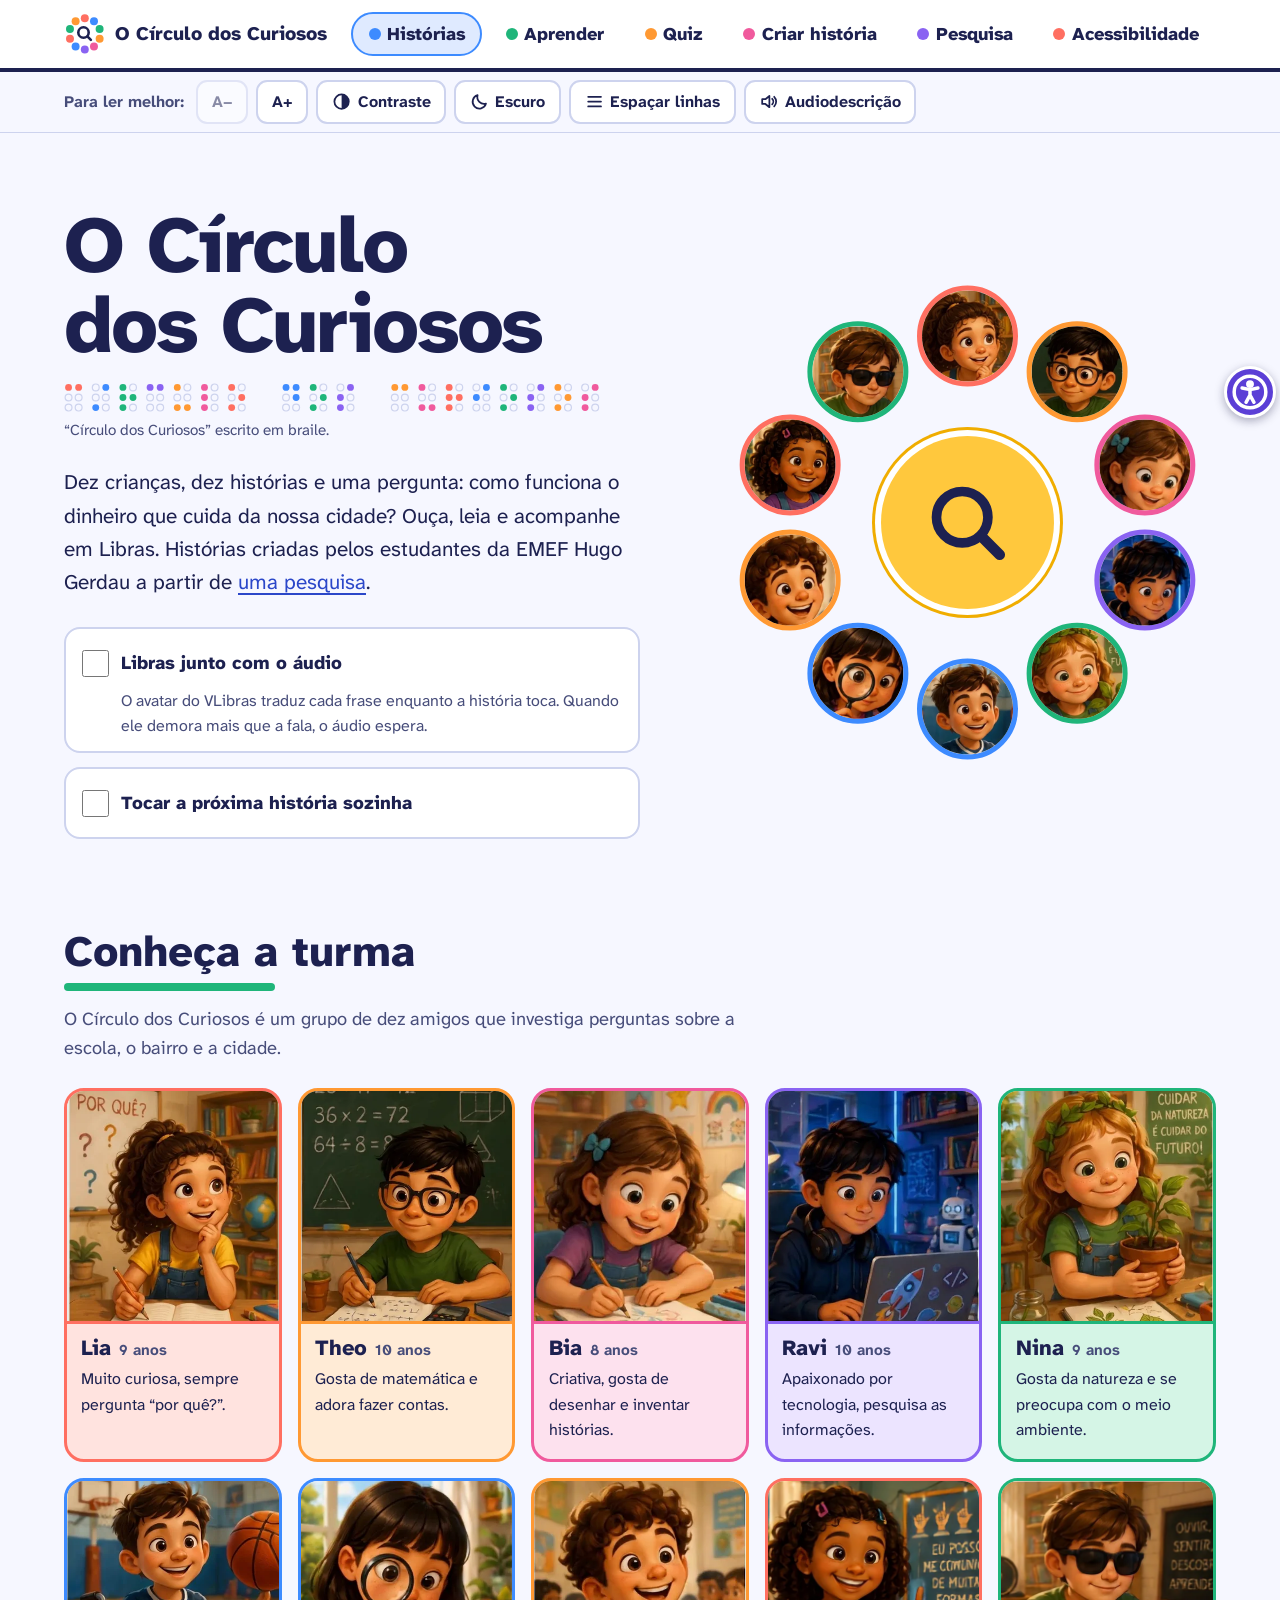
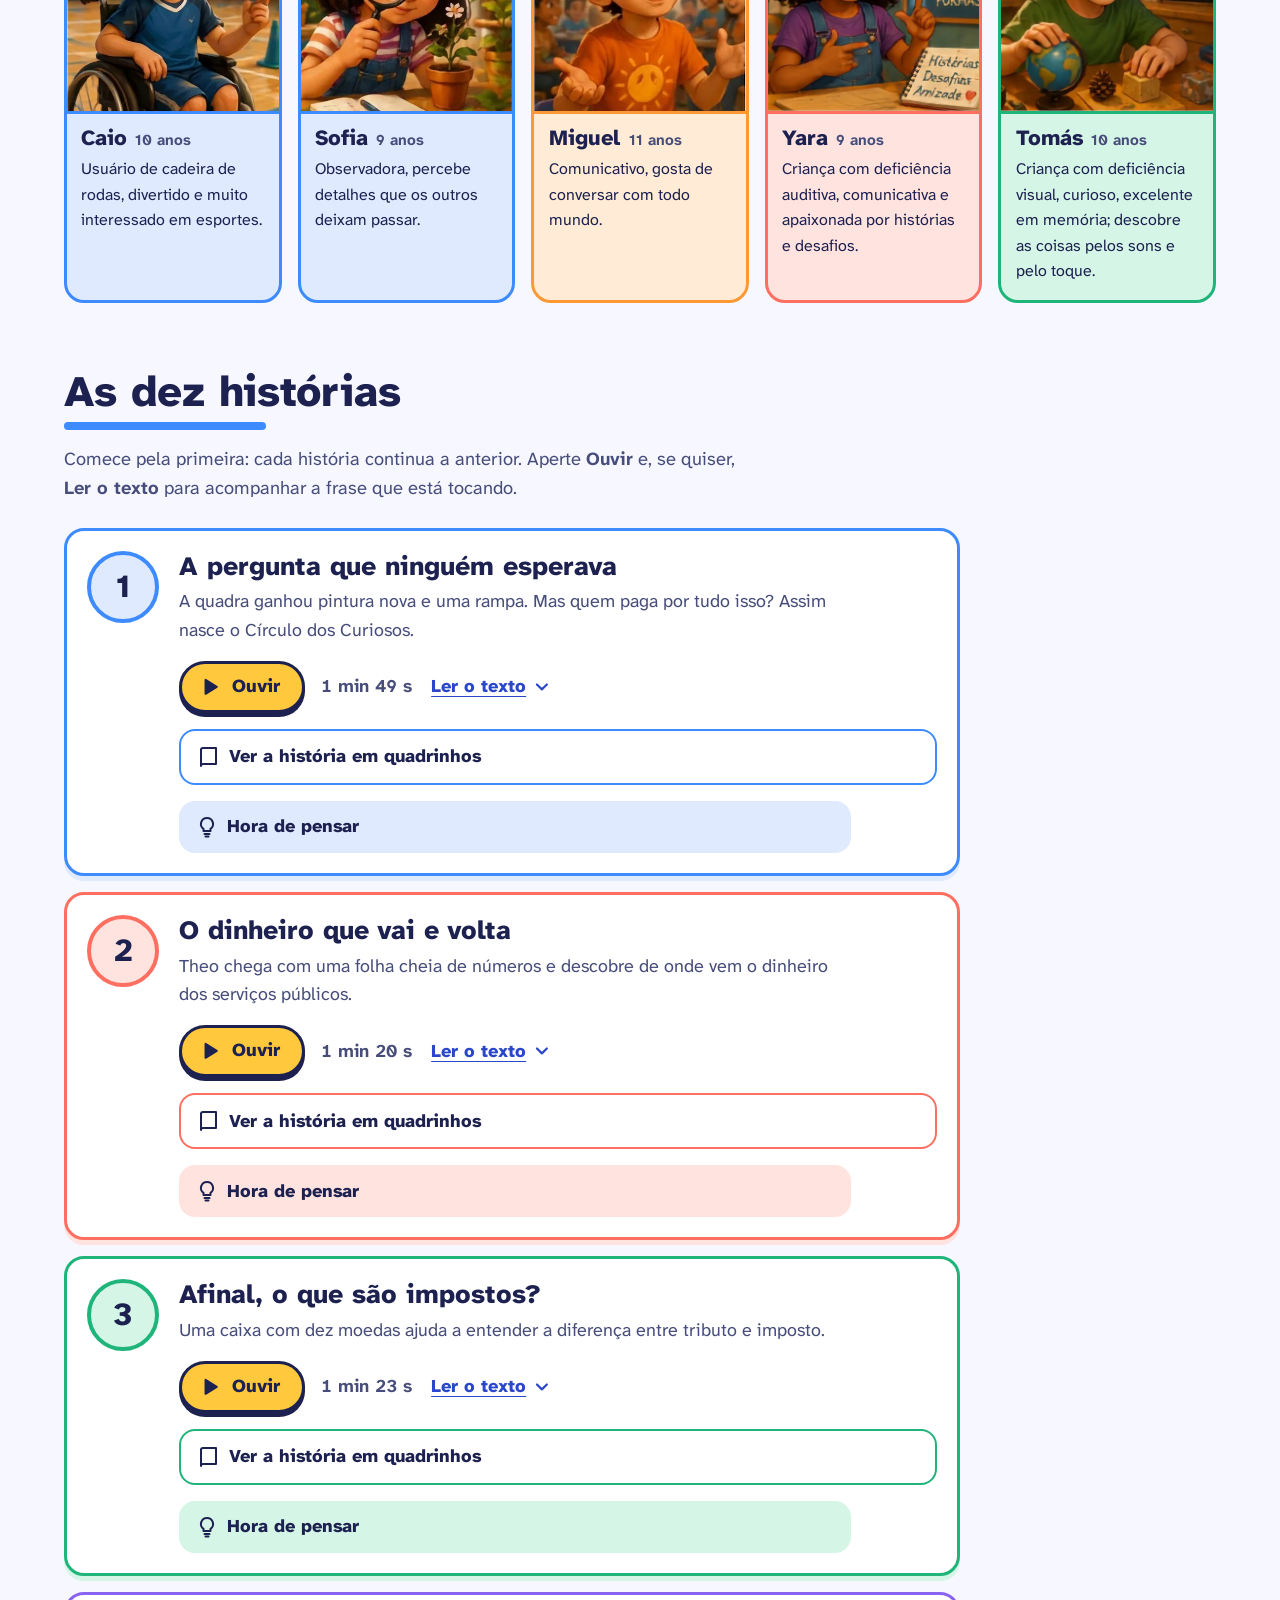
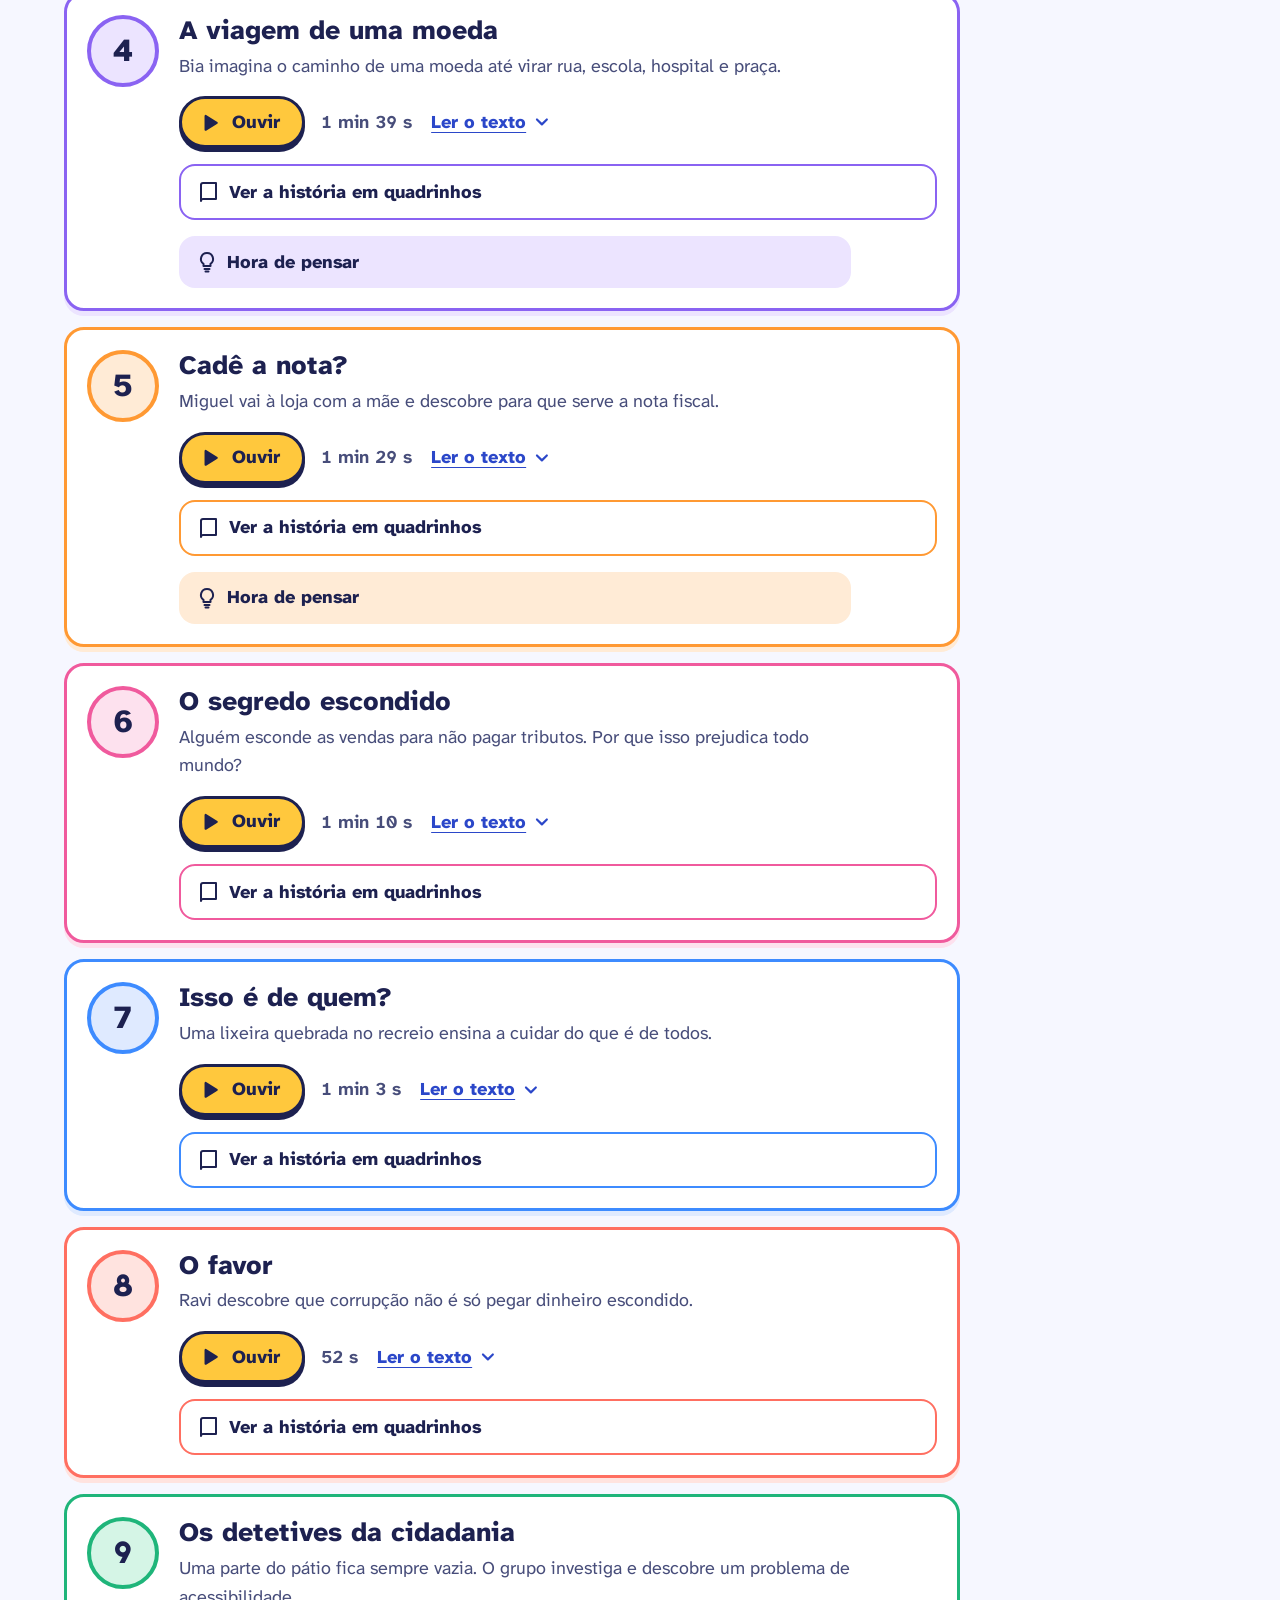
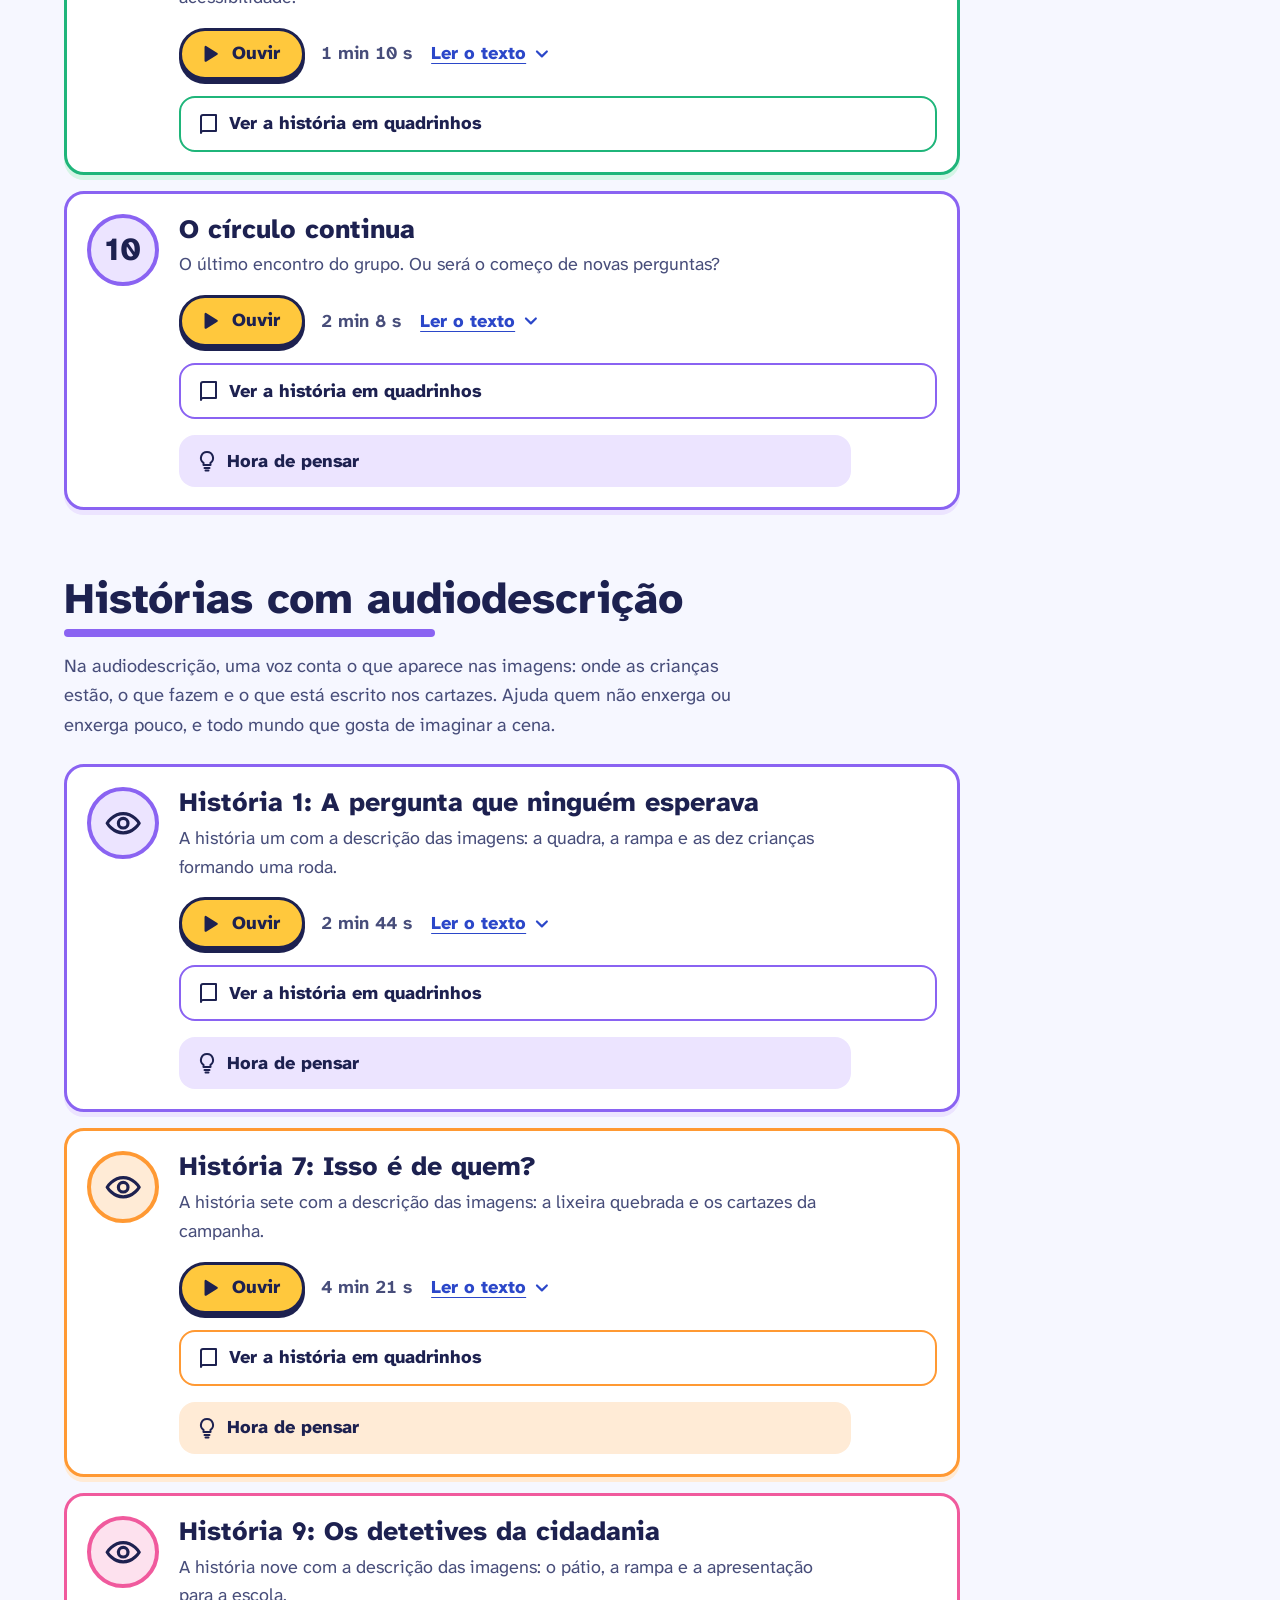
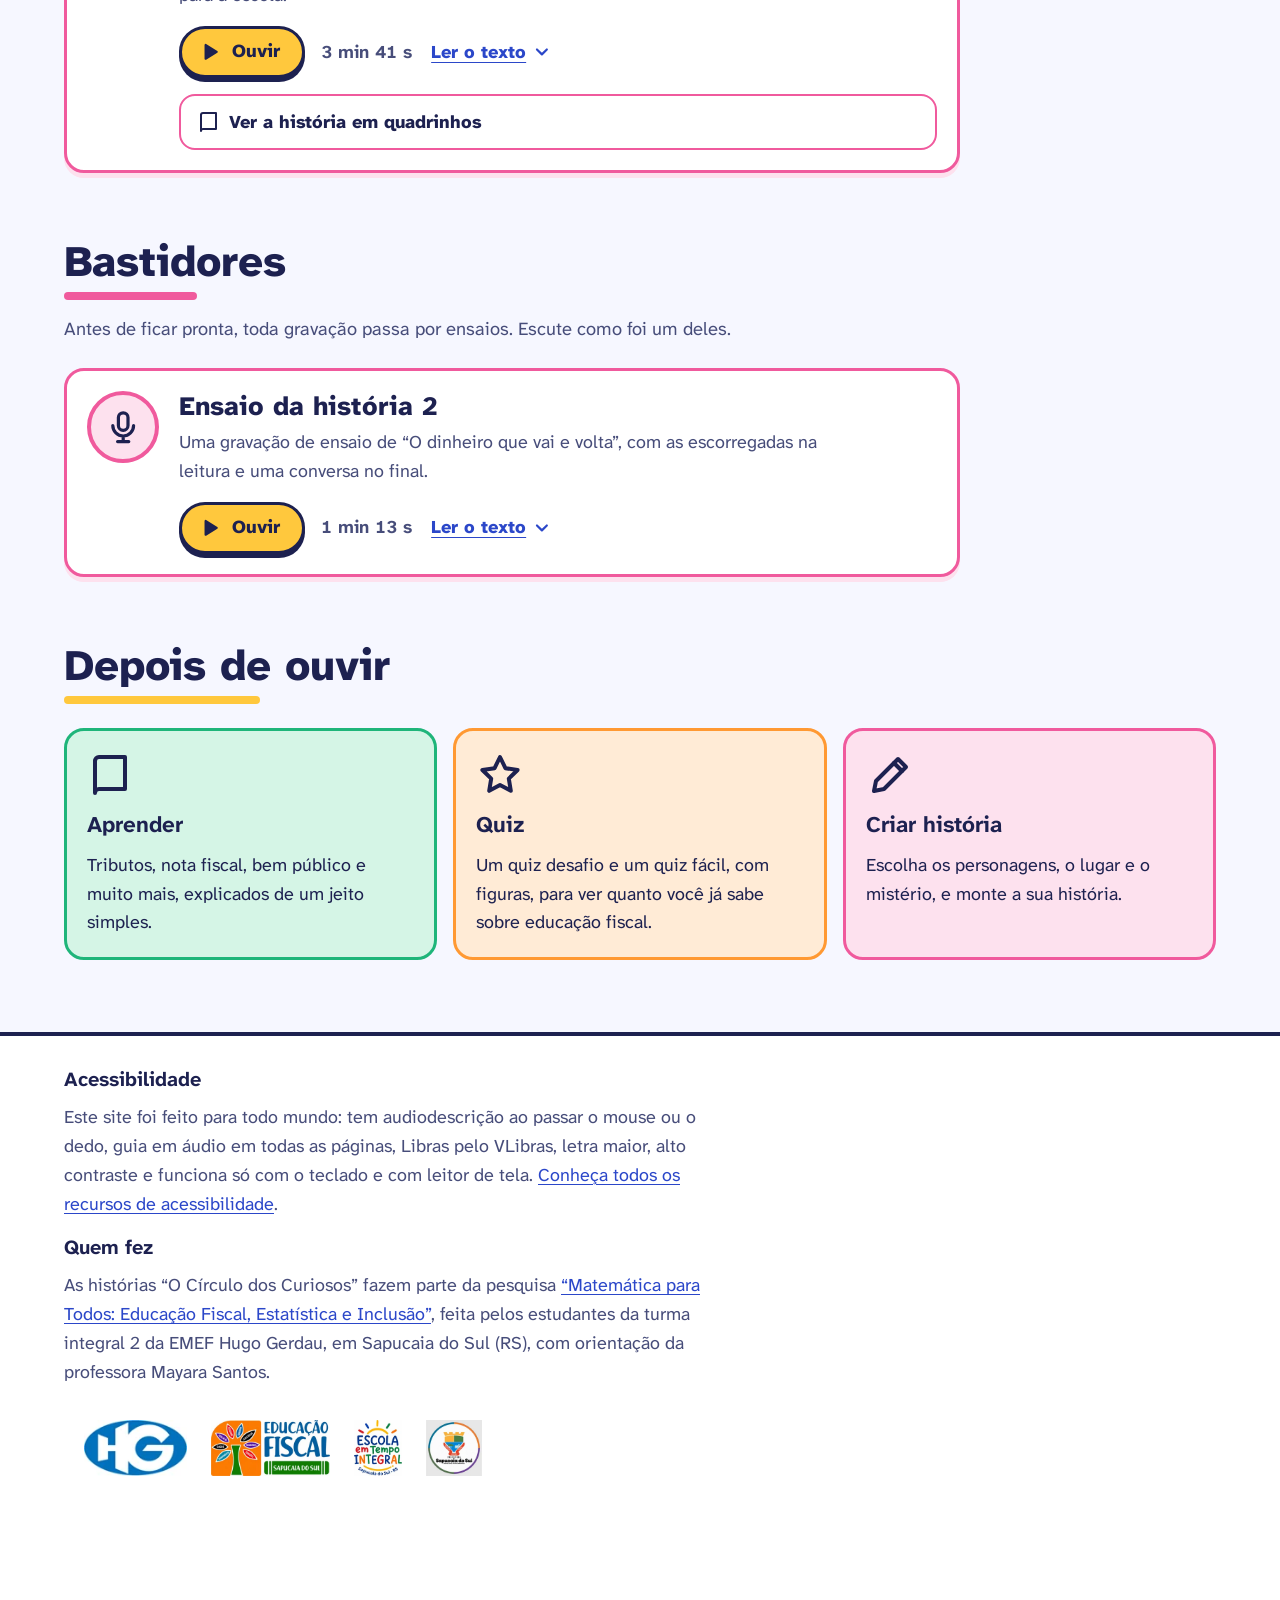
<file: index.html>
<!doctype html>
<html lang="pt-BR">
<head>
<meta charset="utf-8">
<meta name="viewport" content="width=device-width, initial-scale=1">
<title>O Círculo dos Curiosos: histórias de educação fiscal</title>
<meta name="description" content="Dez histórias de educação fiscal para ouvir, ler e acompanhar em Libras, com audiodescrição.">
<link rel="preconnect" href="https://fonts.googleapis.com">
<link rel="preconnect" href="https://fonts.gstatic.com" crossorigin>
<link rel="stylesheet" href="https://fonts.googleapis.com/css2?family=Atkinson+Hyperlegible+Next:ital,wght@0,400;0,700;0,800;1,400&display=swap">
<link rel="stylesheet" href="css/estilo.css">
<script>
  /* Aplica as preferências antes de desenhar a página */
  (function () {
    var r = document.documentElement;
    r.classList.add("js");
    function ler(k) { try { return localStorage.getItem("historias:" + k); } catch (e) { return null; } }
    var t = ler("tamanho"); if (t && t !== "0") r.setAttribute("data-tamanho", t);
    var e = ler("escuro");
    if (e === "1" || (e === null && window.matchMedia && matchMedia("(prefers-color-scheme: dark)").matches)) r.setAttribute("data-tema", "escuro");
    if (ler("contraste") === "1") r.setAttribute("data-contraste", "alto");
    if (ler("espaco") === "1") r.setAttribute("data-espaco", "amplo");
    if (ler("libras") === "1") r.setAttribute("data-libras", "sim");
  })();
</script>
</head>
<body>
<a class="pular" href="#audiodescricao-pagina" data-ouvir-ad>Ouvir o guia em áudio desta página</a>
<button type="button" class="pular sem-js-oculto" data-alternar-voz>Ativar a audiodescrição</button>
<a class="pular" href="#conteudo">Pular para o conteúdo</a>
<button type="button" class="botao-acess sem-js-oculto" id="abrir-acess" aria-haspopup="dialog" aria-controls="painel-acess" aria-label="Acessibilidade: audiodescrição e guia em áudio">
  <svg viewBox="0 0 24 24" aria-hidden="true" focusable="false" fill="none" stroke="currentColor" stroke-width="2.2" stroke-linecap="round" stroke-linejoin="round"><circle cx="12" cy="12" r="10"/><circle cx="12" cy="7" r="1.4" fill="currentColor"/><path d="M7 9.5l5 1 5-1M12 10.5v3.5l-2.5 4.5M12 14l2.5 4.5"/></svg><span class="botao-acess-rotulo">Acessibilidade<span class="so-leitor">: audiodescrição e guia em áudio</span></span>
</button>
<dialog class="painel-acess" id="painel-acess" aria-labelledby="titulo-painel-acess">
  <div class="painel-topo">
    <h2 id="titulo-painel-acess"><svg viewBox="0 0 24 24" aria-hidden="true" focusable="false" fill="none" stroke="currentColor" stroke-width="2.2" stroke-linecap="round" stroke-linejoin="round"><circle cx="12" cy="12" r="10"/><circle cx="12" cy="7" r="1.4" fill="currentColor"/><path d="M7 9.5l5 1 5-1M12 10.5v3.5l-2.5 4.5M12 14l2.5 4.5"/></svg>Acessibilidade</h2>
    <button type="button" class="botao-opcao" id="fechar-acess">Fechar<span class="so-leitor"> o painel de acessibilidade</span></button>
  </div>
  <section class="painel-bloco" aria-labelledby="pa-voz">
    <h3 id="pa-voz">Audiodescrição</h3>
    <p>Ative e passe o mouse ou o dedo sobre qualquer parte do site: ele fala o que é e o que acontece ao clicar. Também funciona com a tecla Tab.</p>
    <button type="button" class="botao botao-principal" data-alternar-voz><span class="rotulo">Ativar a audiodescrição</span></button>
  </section>
  <section class="painel-bloco" aria-labelledby="pa-ad">
    <h3 id="pa-ad">Guia em áudio desta página</h3>
    <p>Um áudio que conta o que tem nesta página e onde fica cada coisa. Você pode fechar o painel e continuar ouvindo.</p>
    <ul class="lista lista-ad">
<li>
<article class="historia cor-roxo" id="audiodescricao-pagina" aria-labelledby="titulo-audiodescricao-pagina" data-titulo="Guia em áudio da página Histórias (página inicial)" data-duracao="391.81">
  <div class="numero" aria-hidden="true"><svg class="icone-svg" viewBox="0 0 24 24" aria-hidden="true" focusable="false" fill="none" stroke="currentColor" stroke-width="2" stroke-linecap="round" stroke-linejoin="round"><path d="M4 15v-3a8 8 0 0 1 16 0v3"/><rect x="3" y="14" width="4" height="6" rx="1.5"/><rect x="17" y="14" width="4" height="6" rx="1.5"/></svg></div>
  <div class="corpo">
    <h3 id="titulo-audiodescricao-pagina">Guia da página Histórias (página inicial)</h3>
    
    <audio class="audio-nativo" controls preload="metadata" aria-label="Áudio: Guia em áudio da página Histórias (página inicial)">
      <source src="audios/audiodescricao-index.mp3" type="audio/mpeg">
      Seu navegador não toca áudio. <a href="audios/audiodescricao-index.mp3">Baixe o arquivo de Guia em áudio da página Histórias (página inicial)</a>.
    </audio>
    <div class="acoes sem-js-oculto">
      <button type="button" class="botao-tocar" data-estado="parado" aria-label="Ouvir: Guia em áudio da página Histórias (página inicial)"><svg class="icone-tocar" viewBox="0 0 24 24" aria-hidden="true" focusable="false"><path fill="currentColor" d="M8 5.5v13a1 1 0 0 0 1.5.86l10.5-6.5a1 1 0 0 0 0-1.72L9.5 4.64A1 1 0 0 0 8 5.5z"/></svg><svg class="icone-pausar" viewBox="0 0 24 24" aria-hidden="true" focusable="false"><rect fill="currentColor" x="6" y="5" width="4.2" height="14" rx="1"/><rect fill="currentColor" x="13.8" y="5" width="4.2" height="14" rx="1"/></svg><span class="rotulo">Ouvir</span></button>
      <span class="duracao"><span aria-hidden="true">6 min 32 s</span><span class="so-leitor">Duração: 6 minutos e 32 segundos</span></span>
      <button type="button" class="botao-texto" aria-expanded="false" aria-controls="texto-audiodescricao-pagina"><span class="rotulo">Ler o texto</span><span class="so-leitor"> de Guia em áudio da página Histórias (página inicial)</span><svg viewBox="0 0 24 24" aria-hidden="true" focusable="false"><path fill="none" stroke="currentColor" stroke-width="2.6" stroke-linecap="round" stroke-linejoin="round" d="M6 9l6 6 6-6"/></svg></button>
    </div>
    <div class="player" hidden>
      <div class="barra">
        <input type="range" class="posicao" min="0" max="392" step="1" value="0" aria-label="Posição em Guia em áudio da página Histórias (página inicial)">
        <span class="tempo" aria-hidden="true">0:00 / 6:31</span>
      </div>
      <p class="situacao-libras" hidden></p>
      <div class="ajustes">
        <button type="button" class="botao-opcao voltar" aria-label="Voltar 10 segundos">− 10 s</button>
        <button type="button" class="botao-opcao avancar" aria-label="Avançar 10 segundos">+ 10 s</button>
        <label for="vel-audiodescricao-pagina">Velocidade</label>
        <select id="vel-audiodescricao-pagina" class="velocidade">
          <option value="0.75">Mais devagar (0,75×)</option>
          <option value="1">Normal (1×)</option>
          <option value="1.25">Mais rápido (1,25×)</option>
          <option value="1.5">Rápido (1,5×)</option>
        </select>
        <a class="botao-opcao" href="audios/audiodescricao-index.mp3" download>Baixar áudio<span class="so-leitor"> de Guia em áudio da página Histórias (página inicial)</span></a>
      </div>
    </div>
    <div class="texto" id="texto-audiodescricao-pagina" role="region" aria-label="Texto de Guia em áudio da página Histórias (página inicial)" tabindex="0" hidden><p><span class="trecho" data-inicio="0.3" data-fim="4.65">Guia em áudio da página inicial do site O Círculo dos Curiosos.</span> <span class="trecho" data-inicio="5.4" data-fim="10.19">Este guia conta o que tem na página, onde fica cada coisa e como chegar até ela.</span> <span class="trecho" data-inicio="10.94" data-fim="12.97">Como andar pela página.</span> <span class="trecho" data-inicio="13.32" data-fim="20.11">No computador, a tecla Tab leva para o próximo botão ou link, e Shift com Tab volta para o anterior.</span> <span class="trecho" data-inicio="20.46" data-fim="25.6">A tecla Enter, ou a barra de espaço, aperta o botão onde você está.</span> <span class="trecho" data-inicio="25.95" data-fim="31.39">Se você usa leitor de tela, aperte a tecla H para pular de título em título.</span></p><p><span class="trecho" data-inicio="31.74" data-fim="39.16">Se você não usa leitor de tela, ative a audiodescrição: segure as teclas Alt e Shift e aperte a letra D.</span> <span class="trecho" data-inicio="39.51" data-fim="48.69">Com ela ativada, passe o mouse ou o dedo sobre a tela, ou use a tecla Tab, e o site fala onde você está e o que acontece ao clicar.</span> <span class="trecho" data-inicio="49.04" data-fim="53.85">No celular, um toque fala o que é, e o segundo toque clica.</span> <span class="trecho" data-inicio="54.6" data-fim="56.31">Como a página é.</span> <span class="trecho" data-inicio="56.66" data-fim="66.29">O site é colorido, com fundo claro, letras azul-escuras e detalhes em amarelo, azul, verde, coral, roxo, laranja e rosa.</span></p><p><span class="trecho" data-inicio="67.04" data-fim="70.43">A parte de cima é igual em todas as páginas.</span> <span class="trecho" data-inicio="70.78" data-fim="80.23">Os três primeiros itens são atalhos que só aparecem quando recebem o foco: Ouvir o guia em áudio desta página, Ativar a audiodescrição e Pular para o conteúdo.</span> <span class="trecho" data-inicio="80.58" data-fim="83.62">Logo depois vem o botão Acessibilidade.</span> <span class="trecho" data-inicio="83.97" data-fim="88.45">Ele fica sempre no lado direito da tela, um pouco acima do meio.</span> <span class="trecho" data-inicio="88.8" data-fim="93.6">É redondo e roxo, com o desenho de uma pessoa de braços abertos.</span> <span class="trecho" data-inicio="93.95" data-fim="101.92">Ele abre o painel de acessibilidade, onde ficam o botão Ativar a audiodescrição, este guia em áudio e o VLibras.</span></p><p><span class="trecho" data-inicio="102.27" data-fim="105.33">Para fechar o painel, aperte Esc.</span> <span class="trecho" data-inicio="105.68" data-fim="109.53">Se você fechar o painel, o guia continua tocando.</span> <span class="trecho" data-inicio="109.88" data-fim="123.64">Depois vem o cabeçalho, com o link O Círculo dos Curiosos, no canto de cima, à esquerda, e o menu com seis links: Histórias, Aprender, Quiz, Criar história, Pesquisa e Acessibilidade.</span> <span class="trecho" data-inicio="123.99" data-fim="133.5">Embaixo do menu fica a faixa Para ler melhor, com os botões para diminuir e aumentar a letra, Contraste, Escuro, Espaçar linhas e Audiodescrição.</span></p><p><span class="trecho" data-inicio="134.25" data-fim="141.12">O conteúdo principal começa com o título O Círculo dos Curiosos, em letras grandes, do lado esquerdo.</span> <span class="trecho" data-inicio="141.47" data-fim="148.2">Embaixo dele, o mesmo nome aparece escrito em braile, com pontinhos coloridos, só como enfeite.</span> <span class="trecho" data-inicio="148.55" data-fim="162.59">Em seguida há um texto de apresentação, com um link para a pesquisa, e duas caixas de marcar: Libras junto com o áudio, que faz o avatar do VLibras traduzir as histórias frase por frase, e Tocar a próxima história sozinha.</span></p><p><span class="trecho" data-inicio="162.94" data-fim="176.1">Do lado direito, ou acima do título, no celular, há uma ilustração com as dez crianças da turma em roda, cada uma dentro de um círculo colorido, com uma lupa grande no meio, sobre um círculo amarelo.</span> <span class="trecho" data-inicio="176.45" data-fim="179.19">Cada rosto da roda é um link.</span> <span class="trecho" data-inicio="179.54" data-fim="184.6">Clicando nele, você vai até o cartão daquela criança, em Conheça a turma.</span> <span class="trecho" data-inicio="184.95" data-fim="194.03">Com a audiodescrição ativada, o clique abre o cartão de audiodescrição da criança, que fala quem ela é e como ela aparece na ilustração.</span></p><p><span class="trecho" data-inicio="194.38" data-fim="202.77">No cartão, os botões Anterior e Próxima passam de uma criança para outra, e Fechar, ou a tecla Esc, voltam para a roda.</span> <span class="trecho" data-inicio="203.12" data-fim="208.01">Com o teclado, os dez rostos vêm logo depois das duas caixas de marcar.</span> <span class="trecho" data-inicio="208.76" data-fim="211.34">O próximo título é Conheça a turma.</span> <span class="trecho" data-inicio="211.69" data-fim="221.74">São dez cartões, um para cada criança, cada um com uma ilustração colorida, no estilo de desenho animado, o nome, a idade e o jeito de ser.</span> <span class="trecho" data-inicio="222.09" data-fim="228.8">Com a audiodescrição ativada, clicar num desses cartões também abre o cartão de audiodescrição da criança.</span></p><p><span class="trecho" data-inicio="229.15" data-fim="235.52">Lia, nove anos, tem cabelo castanho cacheado e escreve num caderno, com a mão no queixo.</span> <span class="trecho" data-inicio="235.87" data-fim="240.96">Theo, dez anos, usa óculos e faz contas ao lado de uma calculadora.</span> <span class="trecho" data-inicio="241.31" data-fim="246.9">Bia, oito anos, usa uma presilha azul no cabelo e desenha com lápis de cor.</span> <span class="trecho" data-inicio="247.25" data-fim="253.15">Ravi, dez anos, tem fones no pescoço e mexe num notebook com um adesivo de foguete.</span> <span class="trecho" data-inicio="253.5" data-fim="259.54">Nina, nove anos, é ruiva, usa uma coroa de folhas e segura um vaso com uma planta.</span></p><p><span class="trecho" data-inicio="259.89" data-fim="266.47">Caio, dez anos, está na sua cadeira de rodas, numa quadra, girando uma bola de basquete no dedo.</span> <span class="trecho" data-inicio="266.82" data-fim="271.16">Sofia, nove anos, olha uma flor através de uma lupa.</span> <span class="trecho" data-inicio="271.51" data-fim="279.11">Miguel, onze anos, tem cabelo cacheado, usa uma camiseta laranja com um sol e conversa gesticulando.</span> <span class="trecho" data-inicio="279.46" data-fim="287.31">Yara, nove anos, tem deficiência auditiva e faz sinais com as mãos, na frente de um cartaz com mãos em Libras.</span> <span class="trecho" data-inicio="287.66" data-fim="295.39">Tomás, dez anos, tem deficiência visual, usa óculos escuros e toca um globo terrestre e pequenos objetos.</span></p><p><span class="trecho" data-inicio="296.14" data-fim="299.25">Depois vem o título As dez histórias.</span> <span class="trecho" data-inicio="299.6" data-fim="307.72">Cada história é um cartão, com o número dentro de um círculo colorido, à esquerda, e o nome da história, que também é um título.</span> <span class="trecho" data-inicio="308.07" data-fim="323.54">Dentro de cada cartão, os botões aparecem nesta ordem: Ouvir, que começa a história, Ler o texto, que mostra a história escrita e marca a frase que está tocando, Ver a história em quadrinhos e Hora de pensar, com perguntas para conversar.</span></p><p><span class="trecho" data-inicio="323.89" data-fim="338.35">Quando a história começa, o botão Ouvir vira Pausar e aparecem mais controles: uma barra de posição, que anda com as setas do teclado, os botões para voltar e avançar dez segundos, a escolha da velocidade e o link Baixar áudio.</span> <span class="trecho" data-inicio="338.7" data-fim="343.61">Com o foco dentro de uma história, a tecla K também toca e pausa.</span> <span class="trecho" data-inicio="344.36" data-fim="348.0">Depois das dez histórias vêm mais dois títulos.</span> <span class="trecho" data-inicio="348.35" data-fim="353.4">Histórias com audiodescrição tem três histórias com a descrição das imagens.</span></p><p><span class="trecho" data-inicio="353.75" data-fim="356.59">Bastidores tem um ensaio da gravação.</span> <span class="trecho" data-inicio="356.94" data-fim="360.43">Os botões são os mesmos das outras histórias.</span> <span class="trecho" data-inicio="360.78" data-fim="367.53">O último título é Depois de ouvir, com três links grandes: Aprender, Quiz e Criar história.</span> <span class="trecho" data-inicio="368.28" data-fim="377.03">No fim da página fica o rodapé, com o link Conheça todos os recursos de acessibilidade e as informações sobre quem fez o projeto.</span> <span class="trecho" data-inicio="377.38" data-fim="387.03">No lado direito da tela, logo abaixo do botão Acessibilidade, fica o botão azul do VLibras, que abre um avatar para traduzir o site para Libras.</span></p><p><span class="trecho" data-inicio="387.38" data-fim="391.06">Com o teclado, ele é o último item da página.</span></p><p class="aviso">Texto do guia em áudio desta página.</p></div>
    
    
  </div>
</article>
</li></ul>
  </section>
  <section class="painel-bloco" aria-labelledby="pa-libras">
    <h3 id="pa-libras">Libras</h3>
    <p>O avatar do VLibras traduz o texto da página para Libras.</p>
    <button type="button" class="botao" data-abrir-vlibras>Abrir o VLibras</button>
  </section>
  <section class="painel-bloco" aria-labelledby="pa-atalhos">
    <h3 id="pa-atalhos">Atalhos do teclado</h3>
    <dl class="atalhos-painel">
      <div><dt><kbd>Alt</kbd> + <kbd>Shift</kbd> + <kbd>D</kbd></dt><dd>Ativa ou desativa a audiodescrição.</dd></div>
      <div><dt><kbd>Alt</kbd> + <kbd>Shift</kbd> + <kbd>A</kbd></dt><dd>Abre este painel e toca o guia em áudio.</dd></div>
      <div><dt><kbd>Esc</kbd></dt><dd>Fecha este painel e cala a voz.</dd></div>
    </dl>
    <p><a href="acessibilidade.html">Ver todos os recursos de acessibilidade</a></p>
  </section>
</dialog>

<header class="topo">
  <div class="envoltorio">
    <a class="marca" href="index.html"><svg viewBox="0 0 48 48" aria-hidden="true" focusable="false"><circle cx="24.0" cy="6.0" r="4.6" style="fill:var(--coral)"/><circle cx="34.6" cy="9.4" r="4.6" style="fill:var(--azul)"/><circle cx="41.1" cy="18.4" r="4.6" style="fill:var(--verde)"/><circle cx="41.1" cy="29.6" r="4.6" style="fill:var(--laranja)"/><circle cx="34.6" cy="38.6" r="4.6" style="fill:var(--rosa)"/><circle cx="24.0" cy="42.0" r="4.6" style="fill:var(--roxo)"/><circle cx="13.4" cy="38.6" r="4.6" style="fill:var(--azul)"/><circle cx="6.9" cy="29.6" r="4.6" style="fill:var(--coral)"/><circle cx="6.9" cy="18.4" r="4.6" style="fill:var(--verde)"/><circle cx="13.4" cy="9.4" r="4.6" style="fill:var(--laranja)"/><circle cx="22.5" cy="22.5" r="6" fill="none" stroke="currentColor" stroke-width="3"/><path d="M27 27 31 31" stroke="currentColor" stroke-width="3" stroke-linecap="round"/></svg>O Círculo dos Curiosos</a>
    <nav class="menu" aria-label="Páginas do site"><ul><li class="cor-azul"><a href="index.html" aria-current="page"><span class="bolinha" aria-hidden="true"></span>Histórias</a></li><li class="cor-verde"><a href="aprender.html"><span class="bolinha" aria-hidden="true"></span>Aprender</a></li><li class="cor-laranja"><a href="quiz.html"><span class="bolinha" aria-hidden="true"></span>Quiz</a></li><li class="cor-rosa"><a href="criar.html"><span class="bolinha" aria-hidden="true"></span>Criar história</a></li><li class="cor-roxo"><a href="pesquisa.html"><span class="bolinha" aria-hidden="true"></span>Pesquisa</a></li><li class="cor-coral"><a href="acessibilidade.html"><span class="bolinha" aria-hidden="true"></span>Acessibilidade</a></li></ul></nav>
  </div>
</header>
<div class="barra-opcoes sem-js-oculto">
  <div class="envoltorio">
    <fieldset class="opcoes">
      <legend>Para ler melhor:</legend>
      <button type="button" class="botao-opcao" id="texto-menor" aria-label="Diminuir o texto">A−</button>
      <button type="button" class="botao-opcao" id="texto-maior" aria-label="Aumentar o texto">A+</button>
      <button type="button" class="botao-opcao" id="alto-contraste" aria-pressed="false">
        <svg viewBox="0 0 24 24" aria-hidden="true" focusable="false"><circle cx="12" cy="12" r="9" fill="none" stroke="currentColor" stroke-width="2.2"/><path d="M12 3a9 9 0 0 1 0 18z" fill="currentColor"/></svg>
        Contraste
      </button>
      <button type="button" class="botao-opcao" id="modo-escuro" aria-pressed="false">
        <svg viewBox="0 0 24 24" aria-hidden="true" focusable="false"><path d="M20 14.5A8.5 8.5 0 0 1 9.5 4a8.5 8.5 0 1 0 10.5 10.5z" fill="none" stroke="currentColor" stroke-width="2.2" stroke-linejoin="round"/></svg>
        Escuro
      </button>
      <button type="button" class="botao-opcao" id="espacamento" aria-pressed="false">
        <svg viewBox="0 0 24 24" aria-hidden="true" focusable="false"><path d="M4 6h16M4 12h16M4 18h16" fill="none" stroke="currentColor" stroke-width="2.2" stroke-linecap="round"/></svg>
        Espaçar linhas
      </button>
      <button type="button" class="botao-opcao" id="voz-site" aria-pressed="false">
        <svg viewBox="0 0 24 24" aria-hidden="true" focusable="false"><path d="M4 9v6h4l5 4V5L8 9z" fill="none" stroke="currentColor" stroke-width="2.2" stroke-linejoin="round"/><path d="M16.5 8.5a5 5 0 0 1 0 7M19 6a8.5 8.5 0 0 1 0 12" fill="none" stroke="currentColor" stroke-width="2.2" stroke-linecap="round"/></svg>
        Audiodescrição
      </button>
    </fieldset>
  </div>
</div>

<main id="conteudo" tabindex="-1">
  <div class="envoltorio">

    <section class="abertura" aria-labelledby="titulo-site">
      <div>
        <h1 id="titulo-site"><span class="linha">O Círculo</span> <span class="linha">dos Curiosos</span></h1>
        <svg class="braille" viewBox="0 0 540 28.8" aria-hidden="true" focusable="false"><circle class="c0" cx="4.4" cy="4.4" r="3.4"/><circle class="vazio" cx="4.4" cy="14.4" r="3.4"/><circle class="vazio" cx="4.4" cy="24.4" r="3.4"/><circle class="c0" cx="14.4" cy="4.4" r="3.4"/><circle class="vazio" cx="14.4" cy="14.4" r="3.4"/><circle class="vazio" cx="14.4" cy="24.4" r="3.4"/><circle class="vazio" cx="31.4" cy="4.4" r="3.4"/><circle class="vazio" cx="31.4" cy="14.4" r="3.4"/><circle class="c1" cx="31.4" cy="24.4" r="3.4"/><circle class="c1" cx="41.4" cy="4.4" r="3.4"/><circle class="vazio" cx="41.4" cy="14.4" r="3.4"/><circle class="vazio" cx="41.4" cy="24.4" r="3.4"/><circle class="c2" cx="58.4" cy="4.4" r="3.4"/><circle class="c2" cx="58.4" cy="14.4" r="3.4"/><circle class="c2" cx="58.4" cy="24.4" r="3.4"/><circle class="vazio" cx="68.4" cy="4.4" r="3.4"/><circle class="c2" cx="68.4" cy="14.4" r="3.4"/><circle class="vazio" cx="68.4" cy="24.4" r="3.4"/><circle class="c3" cx="85.4" cy="4.4" r="3.4"/><circle class="vazio" cx="85.4" cy="14.4" r="3.4"/><circle class="vazio" cx="85.4" cy="24.4" r="3.4"/><circle class="c3" cx="95.4" cy="4.4" r="3.4"/><circle class="vazio" cx="95.4" cy="14.4" r="3.4"/><circle class="vazio" cx="95.4" cy="24.4" r="3.4"/><circle class="c4" cx="112.4" cy="4.4" r="3.4"/><circle class="vazio" cx="112.4" cy="14.4" r="3.4"/><circle class="c4" cx="112.4" cy="24.4" r="3.4"/><circle class="vazio" cx="122.4" cy="4.4" r="3.4"/><circle class="vazio" cx="122.4" cy="14.4" r="3.4"/><circle class="c4" cx="122.4" cy="24.4" r="3.4"/><circle class="c5" cx="139.4" cy="4.4" r="3.4"/><circle class="c5" cx="139.4" cy="14.4" r="3.4"/><circle class="c5" cx="139.4" cy="24.4" r="3.4"/><circle class="vazio" cx="149.4" cy="4.4" r="3.4"/><circle class="vazio" cx="149.4" cy="14.4" r="3.4"/><circle class="vazio" cx="149.4" cy="24.4" r="3.4"/><circle class="c0" cx="166.4" cy="4.4" r="3.4"/><circle class="vazio" cx="166.4" cy="14.4" r="3.4"/><circle class="c0" cx="166.4" cy="24.4" r="3.4"/><circle class="vazio" cx="176.4" cy="4.4" r="3.4"/><circle class="c0" cx="176.4" cy="14.4" r="3.4"/><circle class="vazio" cx="176.4" cy="24.4" r="3.4"/><circle class="c1" cx="220.4" cy="4.4" r="3.4"/><circle class="vazio" cx="220.4" cy="14.4" r="3.4"/><circle class="vazio" cx="220.4" cy="24.4" r="3.4"/><circle class="c1" cx="230.4" cy="4.4" r="3.4"/><circle class="c1" cx="230.4" cy="14.4" r="3.4"/><circle class="vazio" cx="230.4" cy="24.4" r="3.4"/><circle class="c2" cx="247.4" cy="4.4" r="3.4"/><circle class="vazio" cx="247.4" cy="14.4" r="3.4"/><circle class="c2" cx="247.4" cy="24.4" r="3.4"/><circle class="vazio" cx="257.4" cy="4.4" r="3.4"/><circle class="c2" cx="257.4" cy="14.4" r="3.4"/><circle class="vazio" cx="257.4" cy="24.4" r="3.4"/><circle class="vazio" cx="274.4" cy="4.4" r="3.4"/><circle class="c3" cx="274.4" cy="14.4" r="3.4"/><circle class="c3" cx="274.4" cy="24.4" r="3.4"/><circle class="c3" cx="284.4" cy="4.4" r="3.4"/><circle class="vazio" cx="284.4" cy="14.4" r="3.4"/><circle class="vazio" cx="284.4" cy="24.4" r="3.4"/><circle class="c4" cx="328.4" cy="4.4" r="3.4"/><circle class="vazio" cx="328.4" cy="14.4" r="3.4"/><circle class="vazio" cx="328.4" cy="24.4" r="3.4"/><circle class="c4" cx="338.4" cy="4.4" r="3.4"/><circle class="vazio" cx="338.4" cy="14.4" r="3.4"/><circle class="vazio" cx="338.4" cy="24.4" r="3.4"/><circle class="c5" cx="355.4" cy="4.4" r="3.4"/><circle class="vazio" cx="355.4" cy="14.4" r="3.4"/><circle class="c5" cx="355.4" cy="24.4" r="3.4"/><circle class="vazio" cx="365.4" cy="4.4" r="3.4"/><circle class="vazio" cx="365.4" cy="14.4" r="3.4"/><circle class="c5" cx="365.4" cy="24.4" r="3.4"/><circle class="c0" cx="382.4" cy="4.4" r="3.4"/><circle class="c0" cx="382.4" cy="14.4" r="3.4"/><circle class="c0" cx="382.4" cy="24.4" r="3.4"/><circle class="vazio" cx="392.4" cy="4.4" r="3.4"/><circle class="c0" cx="392.4" cy="14.4" r="3.4"/><circle class="vazio" cx="392.4" cy="24.4" r="3.4"/><circle class="vazio" cx="409.4" cy="4.4" r="3.4"/><circle class="c1" cx="409.4" cy="14.4" r="3.4"/><circle class="vazio" cx="409.4" cy="24.4" r="3.4"/><circle class="c1" cx="419.4" cy="4.4" r="3.4"/><circle class="vazio" cx="419.4" cy="14.4" r="3.4"/><circle class="vazio" cx="419.4" cy="24.4" r="3.4"/><circle class="c2" cx="436.4" cy="4.4" r="3.4"/><circle class="vazio" cx="436.4" cy="14.4" r="3.4"/><circle class="c2" cx="436.4" cy="24.4" r="3.4"/><circle class="vazio" cx="446.4" cy="4.4" r="3.4"/><circle class="c2" cx="446.4" cy="14.4" r="3.4"/><circle class="vazio" cx="446.4" cy="24.4" r="3.4"/><circle class="vazio" cx="463.4" cy="4.4" r="3.4"/><circle class="c3" cx="463.4" cy="14.4" r="3.4"/><circle class="c3" cx="463.4" cy="24.4" r="3.4"/><circle class="c3" cx="473.4" cy="4.4" r="3.4"/><circle class="vazio" cx="473.4" cy="14.4" r="3.4"/><circle class="vazio" cx="473.4" cy="24.4" r="3.4"/><circle class="c4" cx="490.4" cy="4.4" r="3.4"/><circle class="vazio" cx="490.4" cy="14.4" r="3.4"/><circle class="c4" cx="490.4" cy="24.4" r="3.4"/><circle class="vazio" cx="500.4" cy="4.4" r="3.4"/><circle class="c4" cx="500.4" cy="14.4" r="3.4"/><circle class="vazio" cx="500.4" cy="24.4" r="3.4"/><circle class="vazio" cx="517.4" cy="4.4" r="3.4"/><circle class="c5" cx="517.4" cy="14.4" r="3.4"/><circle class="c5" cx="517.4" cy="24.4" r="3.4"/><circle class="c5" cx="527.4" cy="4.4" r="3.4"/><circle class="vazio" cx="527.4" cy="14.4" r="3.4"/><circle class="vazio" cx="527.4" cy="24.4" r="3.4"/></svg>
        <p class="braille-legenda">“Círculo dos Curiosos” escrito em braile.</p>
        <p class="lead">Dez crianças, dez histórias e uma pergunta: como funciona o dinheiro que cuida da nossa cidade? Ouça, leia e acompanhe em Libras. Histórias criadas pelos estudantes da EMEF Hugo Gerdau a partir de <a href="pesquisa.html">uma pesquisa</a>.</p>
        
      <div class="escolhas sem-js-oculto">
        <div class="escolha">
          <input type="checkbox" id="libras-junto" aria-describedby="libras-explica">
          <label for="libras-junto">Libras junto com o áudio</label>
          <p id="libras-explica" class="explica">O avatar do VLibras traduz cada frase enquanto a história toca. Quando ele demora mais que a fala, o áudio espera.</p>
          <p id="libras-aviso" class="explica alerta" hidden></p>
        </div>
        <div class="escolha">
          <input type="checkbox" id="seguir-ouvindo">
          <label for="seguir-ouvindo">Tocar a próxima história sozinha</label>
        </div>
      </div>
      </div>
      <div class="roda"><nav class="roda-fotos" aria-label="As dez crianças do Círculo dos Curiosos, em roda"><div class="roda-centro" aria-hidden="true"><svg class="roda-lupa" viewBox="0 0 100 100" aria-hidden="true" focusable="false"><circle cx="45" cy="45" r="24" fill="none" stroke="currentColor" stroke-width="9"/><path d="M63 63 L80 80" stroke="currentColor" stroke-width="10" stroke-linecap="round"/></svg></div><ul><li><a class="roda-rosto cor-coral" href="#personagem-lia" aria-label="Conheça a Lia" style="--a:0deg; --i:0"><img src="imagens/personagens/lia-rosto.webp" alt="" width="260" height="260"><span class="roda-nome" aria-hidden="true">Lia</span></a></li><li><a class="roda-rosto cor-laranja" href="#personagem-theo" aria-label="Conheça o Theo" style="--a:36deg; --i:1"><img src="imagens/personagens/theo-rosto.webp" alt="" width="260" height="260"><span class="roda-nome" aria-hidden="true">Theo</span></a></li><li><a class="roda-rosto cor-rosa" href="#personagem-bia" aria-label="Conheça a Bia" style="--a:72deg; --i:2"><img src="imagens/personagens/bia-rosto.webp" alt="" width="260" height="260"><span class="roda-nome" aria-hidden="true">Bia</span></a></li><li><a class="roda-rosto cor-roxo" href="#personagem-ravi" aria-label="Conheça o Ravi" style="--a:108deg; --i:3"><img src="imagens/personagens/ravi-rosto.webp" alt="" width="260" height="260"><span class="roda-nome" aria-hidden="true">Ravi</span></a></li><li><a class="roda-rosto cor-verde" href="#personagem-nina" aria-label="Conheça a Nina" style="--a:144deg; --i:4"><img src="imagens/personagens/nina-rosto.webp" alt="" width="260" height="260"><span class="roda-nome" aria-hidden="true">Nina</span></a></li><li><a class="roda-rosto cor-azul" href="#personagem-caio" aria-label="Conheça o Caio" style="--a:180deg; --i:5"><img src="imagens/personagens/caio-rosto.webp" alt="" width="260" height="260"><span class="roda-nome" aria-hidden="true">Caio</span></a></li><li><a class="roda-rosto cor-azul" href="#personagem-sofia" aria-label="Conheça a Sofia" style="--a:216deg; --i:6"><img src="imagens/personagens/sofia-rosto.webp" alt="" width="260" height="260"><span class="roda-nome" aria-hidden="true">Sofia</span></a></li><li><a class="roda-rosto cor-laranja" href="#personagem-miguel" aria-label="Conheça o Miguel" style="--a:252deg; --i:7"><img src="imagens/personagens/miguel-rosto.webp" alt="" width="260" height="260"><span class="roda-nome" aria-hidden="true">Miguel</span></a></li><li><a class="roda-rosto cor-coral" href="#personagem-yara" aria-label="Conheça a Yara" style="--a:288deg; --i:8"><img src="imagens/personagens/yara-rosto.webp" alt="" width="260" height="260"><span class="roda-nome" aria-hidden="true">Yara</span></a></li><li><a class="roda-rosto cor-verde" href="#personagem-tomas" aria-label="Conheça o Tomás" style="--a:324deg; --i:9"><img src="imagens/personagens/tomas-rosto.webp" alt="" width="260" height="260"><span class="roda-nome" aria-hidden="true">Tomás</span></a></li></ul></nav></div>
    </section>

    <section class="secao cor-verde" id="personagens" aria-labelledby="h-personagens">
      <h2 class="titulo-secao" id="h-personagens">Conheça a turma</h2>
      <p class="descricao">O Círculo dos Curiosos é um grupo de dez amigos que investiga perguntas sobre a escola, o bairro e a cidade.</p>
      <ul class="personagens"><li><div class="personagem cor-coral" id="personagem-lia" tabindex="-1"><img class="foto-personagem" src="imagens/personagens/lia.webp" alt="Lia, menina de cabelo castanho cacheado, camiseta amarela e jardineira, com a mão no queixo, escrevendo num caderno. Atrás, um quadro com a pergunta “Por quê?”." width="375" height="483" loading="lazy"><div class="personagem-texto"><h3>Lia <span class="idade">9 anos</span></h3><p>Muito curiosa, sempre pergunta “por quê?”.</p></div></div></li><li><div class="personagem cor-laranja" id="personagem-theo" tabindex="-1"><img class="foto-personagem" src="imagens/personagens/theo.webp" alt="Theo, menino de cabelo preto e óculos, camiseta verde, fazendo contas num caderno ao lado de uma calculadora. Atrás, um quadro-negro com contas e formas geométricas." width="399" height="479" loading="lazy"><div class="personagem-texto"><h3>Theo <span class="idade">10 anos</span></h3><p>Gosta de matemática e adora fazer contas.</p></div></div></li><li><div class="personagem cor-rosa" id="personagem-bia" tabindex="-1"><img class="foto-personagem" src="imagens/personagens/bia.webp" alt="Bia, menina de cabelo castanho ondulado com uma presilha azul, blusa roxa, desenhando com lápis de cor." width="368" height="537" loading="lazy"><div class="personagem-texto"><h3>Bia <span class="idade">8 anos</span></h3><p>Criativa, gosta de desenhar e inventar histórias.</p></div></div></li><li><div class="personagem cor-roxo" id="personagem-ravi" tabindex="-1"><img class="foto-personagem" src="imagens/personagens/ravi.webp" alt="Ravi, menino de cabelo preto, moletom azul-escuro e fones no pescoço, usando um notebook com adesivo de foguete. Na estante, um robozinho." width="404" height="535" loading="lazy"><div class="personagem-texto"><h3>Ravi <span class="idade">10 anos</span></h3><p>Apaixonado por tecnologia, pesquisa as informações.</p></div></div></li><li><div class="personagem cor-verde" id="personagem-nina" tabindex="-1"><img class="foto-personagem" src="imagens/personagens/nina.webp" alt="Nina, menina ruiva com uma coroa de folhas, segurando um vaso com uma planta. Atrás, um cartaz: “Cuidar da natureza é cuidar do futuro!”." width="376" height="504" loading="lazy"><div class="personagem-texto"><h3>Nina <span class="idade">9 anos</span></h3><p>Gosta da natureza e se preocupa com o meio ambiente.</p></div></div></li><li><div class="personagem cor-azul" id="personagem-caio" tabindex="-1"><img class="foto-personagem" src="imagens/personagens/caio.webp" alt="Caio, menino de cabelo castanho e camiseta azul, sentado na cadeira de rodas numa quadra, girando uma bola de basquete no dedo." width="395" height="509" loading="lazy"><div class="personagem-texto"><h3>Caio <span class="idade">10 anos</span></h3><p>Usuário de cadeira de rodas, divertido e muito interessado em esportes.</p></div></div></li><li><div class="personagem cor-azul" id="personagem-sofia" tabindex="-1"><img class="foto-personagem" src="imagens/personagens/sofia.webp" alt="Sofia, menina de cabelo preto com franja, olhando uma flor com uma lupa, ao lado de um caderno aberto." width="368" height="465" loading="lazy"><div class="personagem-texto"><h3>Sofia <span class="idade">9 anos</span></h3><p>Observadora, percebe detalhes que os outros deixam passar.</p></div></div></li><li><div class="personagem cor-laranja" id="personagem-miguel" tabindex="-1"><img class="foto-personagem" src="imagens/personagens/miguel.webp" alt="Miguel, menino de cabelo cacheado e camiseta laranja com um sol, sorrindo e gesticulando enquanto conversa na sala de aula." width="359" height="465" loading="lazy"><div class="personagem-texto"><h3>Miguel <span class="idade">11 anos</span></h3><p>Comunicativo, gosta de conversar com todo mundo.</p></div></div></li><li><div class="personagem cor-coral" id="personagem-yara" tabindex="-1"><img class="foto-personagem" src="imagens/personagens/yara.webp" alt="Yara, menina de pele negra e cabelo cacheado, blusa roxa, sorrindo e fazendo um sinal com as mãos. Atrás, um cartaz com mãos em Libras e a frase “Eu posso me comunicar de muitas formas!”." width="520" height="472" loading="lazy"><div class="personagem-texto"><h3>Yara <span class="idade">9 anos</span></h3><p>Criança com deficiência auditiva, comunicativa e apaixonada por histórias e desafios.</p></div></div></li><li><div class="personagem cor-verde" id="personagem-tomas" tabindex="-1"><img class="foto-personagem" src="imagens/personagens/tomas.webp" alt="Tomás, menino de cabelo castanho, óculos escuros e camiseta verde, tocando um globo terrestre e pequenos objetos na mesa. Atrás, um quadro: “Ouvir, sentir, descobrir, aprender!”." width="520" height="464" loading="lazy"><div class="personagem-texto"><h3>Tomás <span class="idade">10 anos</span></h3><p>Criança com deficiência visual, curioso, excelente em memória; descobre as coisas pelos sons e pelo toque.</p></div></div></li></ul>
    </section>

    <section class="secao cor-azul" id="historias" aria-labelledby="h-historias">
      <h2 class="titulo-secao" id="h-historias">As dez histórias</h2>
      <p class="descricao">Comece pela primeira: cada história continua a anterior. Aperte <strong>Ouvir</strong> e, se quiser, <strong>Ler o texto</strong> para acompanhar a frase que está tocando.</p>
      <ol class="lista">
<li>
<article class="historia cor-azul" id="historia-1" aria-labelledby="titulo-historia-1" data-titulo="História 1: A pergunta que ninguém esperava" data-duracao="109.25">
  <div class="numero" aria-hidden="true">1</div>
  <div class="corpo">
    <h3 id="titulo-historia-1">A pergunta que ninguém esperava</h3>
    <p class="resumo">A quadra ganhou pintura nova e uma rampa. Mas quem paga por tudo isso? Assim nasce o Círculo dos Curiosos.</p>
    <audio class="audio-nativo" controls preload="metadata" aria-label="Áudio: História 1: A pergunta que ninguém esperava">
      <source src="audios/historia-1.m4a" type="audio/mp4">
      Seu navegador não toca áudio. <a href="audios/historia-1.m4a">Baixe o arquivo de História 1: A pergunta que ninguém esperava</a>.
    </audio>
    <div class="acoes sem-js-oculto">
      <button type="button" class="botao-tocar" data-estado="parado" aria-label="Ouvir: História 1: A pergunta que ninguém esperava"><svg class="icone-tocar" viewBox="0 0 24 24" aria-hidden="true" focusable="false"><path fill="currentColor" d="M8 5.5v13a1 1 0 0 0 1.5.86l10.5-6.5a1 1 0 0 0 0-1.72L9.5 4.64A1 1 0 0 0 8 5.5z"/></svg><svg class="icone-pausar" viewBox="0 0 24 24" aria-hidden="true" focusable="false"><rect fill="currentColor" x="6" y="5" width="4.2" height="14" rx="1"/><rect fill="currentColor" x="13.8" y="5" width="4.2" height="14" rx="1"/></svg><span class="rotulo">Ouvir</span></button>
      <span class="duracao"><span aria-hidden="true">1 min 49 s</span><span class="so-leitor">Duração: 1 minuto e 49 segundos</span></span>
      <button type="button" class="botao-texto" aria-expanded="false" aria-controls="texto-historia-1"><span class="rotulo">Ler o texto</span><span class="so-leitor"> de História 1: A pergunta que ninguém esperava</span><svg viewBox="0 0 24 24" aria-hidden="true" focusable="false"><path fill="none" stroke="currentColor" stroke-width="2.6" stroke-linecap="round" stroke-linejoin="round" d="M6 9l6 6 6-6"/></svg></button>
    </div>
    <div class="player" hidden>
      <div class="barra">
        <input type="range" class="posicao" min="0" max="109" step="1" value="0" aria-label="Posição em História 1: A pergunta que ninguém esperava">
        <span class="tempo" aria-hidden="true">0:00 / 1:49</span>
      </div>
      <p class="situacao-libras" hidden></p>
      <div class="ajustes">
        <button type="button" class="botao-opcao voltar" aria-label="Voltar 10 segundos">− 10 s</button>
        <button type="button" class="botao-opcao avancar" aria-label="Avançar 10 segundos">+ 10 s</button>
        <label for="vel-historia-1">Velocidade</label>
        <select id="vel-historia-1" class="velocidade">
          <option value="0.75">Mais devagar (0,75×)</option>
          <option value="1">Normal (1×)</option>
          <option value="1.25">Mais rápido (1,25×)</option>
          <option value="1.5">Rápido (1,5×)</option>
        </select>
        <a class="botao-opcao" href="audios/historia-1.m4a" download>Baixar áudio<span class="so-leitor"> de História 1: A pergunta que ninguém esperava</span></a>
      </div>
    </div>
    <div class="texto" id="texto-historia-1" role="region" aria-label="Texto de História 1: A pergunta que ninguém esperava" tabindex="0" hidden><p><span class="trecho" data-inicio="1.1" data-fim="2.06">História um.</span> <span class="trecho" data-inicio="2.06" data-fim="4.49">A pergunta que ninguém esperava.</span> <span class="trecho" data-inicio="4.48" data-fim="6.18">Era a hora do recreio.</span> <span class="trecho" data-inicio="6.1" data-fim="14.19">Lia estava sentada com seus amigos perto da escola, quando percebeu que algumas crianças estavam discutindo sobre a reforma da quadra.</span> <span class="trecho" data-inicio="14.1" data-fim="15.14">Vocês viram?</span> <span class="trecho" data-inicio="15.15" data-fim="17.9">A quadra ganhou uma nova pintura.</span> <span class="trecho" data-inicio="17.91" data-fim="20.17">Colocaram uma rampa também.</span> <span class="trecho" data-inicio="20.1" data-fim="23.18">Tomás passou a mão pelo corrimão da rampa.</span> <span class="trecho" data-inicio="23.1" data-fim="24.24">E ficou bem firme.</span> <span class="trecho" data-inicio="24.2" data-fim="27.19">Dá pra perceber pelo jeito que ela foi construída.</span></p><p><span class="trecho" data-inicio="27.1" data-fim="29.16">Theo fez uma pergunta.</span> <span class="trecho" data-inicio="29.1" data-fim="31.18">Mas quem paga por tudo isso?</span> <span class="trecho" data-inicio="31.1" data-fim="33.17">Todos ficaram em silêncio.</span> <span class="trecho" data-inicio="33.1" data-fim="37.14">Minha mãe? As crianças riram.</span> <span class="trecho" data-inicio="37.1" data-fim="39.16">Talvez seja o prefeito.</span> <span class="trecho" data-inicio="39.1" data-fim="43.15">Mas de onde vem o dinheiro do prefeito?</span> <span class="trecho" data-inicio="43.1" data-fim="45.14">Ninguém respondeu.</span> <span class="trecho" data-inicio="45.1" data-fim="47.16">Ravi pegou seu tablet.</span> <span class="trecho" data-inicio="47.1" data-fim="49.19">Essa é uma pergunta para investigar.</span> <span class="trecho" data-inicio="49.1" data-fim="51.1">Sofia sorriu.</span> <span class="trecho" data-inicio="51.1" data-fim="53.19">Então temos nossa primeira missão.</span> <span class="trecho" data-inicio="53.1" data-fim="56.9">Yara fez um sinal para os amigos e apontou para o grupo.</span> <span class="trecho" data-inicio="56.82" data-fim="59.23">Vamos descobrir juntos?</span> <span class="trecho" data-inicio="59.18" data-fim="62.05">As dez crianças fizeram um círculo.</span></p><p><span class="trecho" data-inicio="61.98" data-fim="64.04">O Círculo dos Curiosos.</span> <span class="trecho" data-inicio="63.98" data-fim="72.62">A partir daquele dia, sempre que aparecesse uma pergunta difícil sobre a escola, o bairro ou a cidade, eles investigariam juntos.</span> <span class="trecho" data-inicio="72.54" data-fim="76.1">A primeira pergunta ficou escrita no caderno de Lia.</span> <span class="trecho" data-inicio="76.02" data-fim="81.01">Como funciona o dinheiro que ajuda a cuidar da nossa cidade?</span> <span class="trecho" data-inicio="80.94" data-fim="87.02">Tomás acrescentou: E talvez a resposta tenha alguma coisa a ver com cidadania.</span> <span class="trecho" data-inicio="86.94" data-fim="91.02">Cidadania? Isso também vamos descobrir.</span></p><p><span class="trecho" data-inicio="90.94" data-fim="96.01">E assim começou a primeira investigação do Círculo dos Curiosos.</span> <span class="trecho" data-inicio="95.94" data-fim="97.96">Hora de pensar.</span> <span class="trecho" data-inicio="97.94" data-fim="100.03">O que você entende por cidadania?</span> <span class="trecho" data-inicio="99.94" data-fim="104.01">Quem ajuda a cuidar dos espaços que todos usamos?</span> <span class="trecho" data-inicio="103.94" data-fim="108.02">Que coisas da nossa cidade você gostaria de entender melhor?</span></p><p class="aviso">Texto feito a partir do áudio.</p></div>
    
    <details class="quadrinho">
      <summary><svg class="icone-svg" viewBox="0 0 24 24" aria-hidden="true" focusable="false" fill="none" stroke="currentColor" stroke-width="2" stroke-linecap="round" stroke-linejoin="round"><path d="M4 5a2 2 0 0 1 2-2h13v16H6a2 2 0 0 0-2 2z"/><path d="M4 19V5"/></svg> Ver a história em quadrinhos</summary>
      <figure>
        <img src="imagens/quadrinhos/historia-1.webp" alt="História em quadrinhos “A pergunta que ninguém esperava”, com as crianças do Círculo dos Curiosos. O texto dos balões é o mesmo do botão Ler o texto." width="878" height="878" loading="lazy">
        <figcaption>Os balões têm o mesmo texto da história. Para ler com letra grande, aperte <strong>Ler o texto</strong> ou <a href="imagens/quadrinhos/historia-1.webp" target="_blank" rel="noopener">abra o quadrinho em tamanho grande<span class="so-leitor"> (abre em outra aba)</span></a>.</figcaption>
      </figure>
    </details>
    <details class="pensar"><summary><svg class="icone-svg" viewBox="0 0 24 24" aria-hidden="true" focusable="false" fill="none" stroke="currentColor" stroke-width="2" stroke-linecap="round" stroke-linejoin="round"><path d="M12 3a6 6 0 0 0-3.5 10.9V16h7v-2.1A6 6 0 0 0 12 3z"/><path d="M9.5 19h5M10.5 21.5h3"/></svg> Hora de pensar</summary><ul><li>O que você entende por cidadania?</li><li>Quem ajuda a cuidar dos espaços que todos usamos?</li><li>Que coisas da nossa cidade você gostaria de entender melhor?</li></ul></details>
  </div>
</article>
</li>
<li>
<article class="historia cor-coral" id="historia-2" aria-labelledby="titulo-historia-2" data-titulo="História 2: O dinheiro que vai e volta" data-duracao="80.04">
  <div class="numero" aria-hidden="true">2</div>
  <div class="corpo">
    <h3 id="titulo-historia-2">O dinheiro que vai e volta</h3>
    <p class="resumo">Theo chega com uma folha cheia de números e descobre de onde vem o dinheiro dos serviços públicos.</p>
    <audio class="audio-nativo" controls preload="metadata" aria-label="Áudio: História 2: O dinheiro que vai e volta">
      <source src="audios/historia-2.m4a" type="audio/mp4">
      Seu navegador não toca áudio. <a href="audios/historia-2.m4a">Baixe o arquivo de História 2: O dinheiro que vai e volta</a>.
    </audio>
    <div class="acoes sem-js-oculto">
      <button type="button" class="botao-tocar" data-estado="parado" aria-label="Ouvir: História 2: O dinheiro que vai e volta"><svg class="icone-tocar" viewBox="0 0 24 24" aria-hidden="true" focusable="false"><path fill="currentColor" d="M8 5.5v13a1 1 0 0 0 1.5.86l10.5-6.5a1 1 0 0 0 0-1.72L9.5 4.64A1 1 0 0 0 8 5.5z"/></svg><svg class="icone-pausar" viewBox="0 0 24 24" aria-hidden="true" focusable="false"><rect fill="currentColor" x="6" y="5" width="4.2" height="14" rx="1"/><rect fill="currentColor" x="13.8" y="5" width="4.2" height="14" rx="1"/></svg><span class="rotulo">Ouvir</span></button>
      <span class="duracao"><span aria-hidden="true">1 min 20 s</span><span class="so-leitor">Duração: 1 minuto e 20 segundos</span></span>
      <button type="button" class="botao-texto" aria-expanded="false" aria-controls="texto-historia-2"><span class="rotulo">Ler o texto</span><span class="so-leitor"> de História 2: O dinheiro que vai e volta</span><svg viewBox="0 0 24 24" aria-hidden="true" focusable="false"><path fill="none" stroke="currentColor" stroke-width="2.6" stroke-linecap="round" stroke-linejoin="round" d="M6 9l6 6 6-6"/></svg></button>
    </div>
    <div class="player" hidden>
      <div class="barra">
        <input type="range" class="posicao" min="0" max="80" step="1" value="0" aria-label="Posição em História 2: O dinheiro que vai e volta">
        <span class="tempo" aria-hidden="true">0:00 / 1:20</span>
      </div>
      <p class="situacao-libras" hidden></p>
      <div class="ajustes">
        <button type="button" class="botao-opcao voltar" aria-label="Voltar 10 segundos">− 10 s</button>
        <button type="button" class="botao-opcao avancar" aria-label="Avançar 10 segundos">+ 10 s</button>
        <label for="vel-historia-2">Velocidade</label>
        <select id="vel-historia-2" class="velocidade">
          <option value="0.75">Mais devagar (0,75×)</option>
          <option value="1">Normal (1×)</option>
          <option value="1.25">Mais rápido (1,25×)</option>
          <option value="1.5">Rápido (1,5×)</option>
        </select>
        <a class="botao-opcao" href="audios/historia-2.m4a" download>Baixar áudio<span class="so-leitor"> de História 2: O dinheiro que vai e volta</span></a>
      </div>
    </div>
    <div class="texto" id="texto-historia-2" role="region" aria-label="Texto de História 2: O dinheiro que vai e volta" tabindex="0" hidden><p><span class="trecho" data-inicio="0.82" data-fim="1.9">História dois.</span> <span class="trecho" data-inicio="1.89" data-fim="3.9">O dinheiro que vai e volta.</span> <span class="trecho" data-inicio="3.82" data-fim="6.9">No dia seguinte, o grupo se reuniu novamente.</span> <span class="trecho" data-inicio="6.82" data-fim="9.9">Theo chegou com uma folha cheia de números.</span> <span class="trecho" data-inicio="9.82" data-fim="10.92">Descobri uma coisa!</span> <span class="trecho" data-inicio="10.82" data-fim="12.82">Conta, conta!</span> <span class="trecho" data-inicio="12.82" data-fim="17.89">O dinheiro que o governo usa para oferecer serviços públicos vem de diferentes fontes.</span> <span class="trecho" data-inicio="17.82" data-fim="19.89">Uma delas são os tributos.</span> <span class="trecho" data-inicio="19.82" data-fim="23.9">Tributos? É um nome que vamos precisar entender melhor.</span> <span class="trecho" data-inicio="23.82" data-fim="29.92">O governo arrecada recursos e depois utiliza esses recursos para financiar ações e serviços públicos.</span></p><p><span class="trecho" data-inicio="29.82" data-fim="32.49">Nina pensou na escola.</span> <span class="trecho" data-inicio="32.46" data-fim="35.75">Então parte desses recursos pode ajudar na educação?</span> <span class="trecho" data-inicio="35.66" data-fim="41.87">Pode. E também pode ajudar em coisas que usamos na cidade, como espaços públicos e serviços.</span> <span class="trecho" data-inicio="41.78" data-fim="43.61">Tomás ficou pensativo.</span> <span class="trecho" data-inicio="43.54" data-fim="46.44">Então, aquele dinheiro não serve para uma pessoa só?</span> <span class="trecho" data-inicio="46.34" data-fim="49.22">Exatamente. Descobrimos o segredo.</span> <span class="trecho" data-inicio="49.14" data-fim="51.13">Todos olharam para ele.</span> <span class="trecho" data-inicio="51.06" data-fim="54.27">Dinheiro público é para atender necessidades públicas.</span> <span class="trecho" data-inicio="54.18" data-fim="58.49">O grupo comemorou, mas Lia ainda tinha uma pergunta.</span></p><p><span class="trecho" data-inicio="58.42" data-fim="61.33">Se existem tributos, o que são eles?</span> <span class="trecho" data-inicio="61.26" data-fim="63.22">Todos se entreolharam.</span> <span class="trecho" data-inicio="63.25" data-fim="65.12">Ravi fechou o tablet.</span> <span class="trecho" data-inicio="65.06" data-fim="68.13">Parece que temos outra investigação.</span> <span class="trecho" data-inicio="68.06" data-fim="69.67">Hora de pensar.</span> <span class="trecho" data-inicio="69.62" data-fim="71.89">O que são recursos públicos?</span> <span class="trecho" data-inicio="71.82" data-fim="75.9">Cite três coisas que podem ser importantes para a população.</span> <span class="trecho" data-inicio="75.82" data-fim="79.34">Por que é importante cuidar daquilo que é de todos?</span></p><p class="aviso">Texto feito a partir do áudio.</p></div>
    
    <details class="quadrinho">
      <summary><svg class="icone-svg" viewBox="0 0 24 24" aria-hidden="true" focusable="false" fill="none" stroke="currentColor" stroke-width="2" stroke-linecap="round" stroke-linejoin="round"><path d="M4 5a2 2 0 0 1 2-2h13v16H6a2 2 0 0 0-2 2z"/><path d="M4 19V5"/></svg> Ver a história em quadrinhos</summary>
      <figure>
        <img src="imagens/quadrinhos/historia-2.webp" alt="História em quadrinhos “O dinheiro que vai e volta”, com as crianças do Círculo dos Curiosos. O texto dos balões é o mesmo do botão Ler o texto." width="878" height="878" loading="lazy">
        <figcaption>Os balões têm o mesmo texto da história. Para ler com letra grande, aperte <strong>Ler o texto</strong> ou <a href="imagens/quadrinhos/historia-2.webp" target="_blank" rel="noopener">abra o quadrinho em tamanho grande<span class="so-leitor"> (abre em outra aba)</span></a>.</figcaption>
      </figure>
    </details>
    <details class="pensar"><summary><svg class="icone-svg" viewBox="0 0 24 24" aria-hidden="true" focusable="false" fill="none" stroke="currentColor" stroke-width="2" stroke-linecap="round" stroke-linejoin="round"><path d="M12 3a6 6 0 0 0-3.5 10.9V16h7v-2.1A6 6 0 0 0 12 3z"/><path d="M9.5 19h5M10.5 21.5h3"/></svg> Hora de pensar</summary><ul><li>O que são recursos públicos?</li><li>Cite três coisas que podem ser importantes para a população.</li><li>Por que é importante cuidar daquilo que é de todos?</li></ul></details>
  </div>
</article>
</li>
<li>
<article class="historia cor-verde" id="historia-3" aria-labelledby="titulo-historia-3" data-titulo="História 3: Afinal, o que são impostos?" data-duracao="83.14">
  <div class="numero" aria-hidden="true">3</div>
  <div class="corpo">
    <h3 id="titulo-historia-3">Afinal, o que são impostos?</h3>
    <p class="resumo">Uma caixa com dez moedas ajuda a entender a diferença entre tributo e imposto.</p>
    <audio class="audio-nativo" controls preload="metadata" aria-label="Áudio: História 3: Afinal, o que são impostos?">
      <source src="audios/historia-3.m4a" type="audio/mp4">
      Seu navegador não toca áudio. <a href="audios/historia-3.m4a">Baixe o arquivo de História 3: Afinal, o que são impostos?</a>.
    </audio>
    <div class="acoes sem-js-oculto">
      <button type="button" class="botao-tocar" data-estado="parado" aria-label="Ouvir: História 3: Afinal, o que são impostos?"><svg class="icone-tocar" viewBox="0 0 24 24" aria-hidden="true" focusable="false"><path fill="currentColor" d="M8 5.5v13a1 1 0 0 0 1.5.86l10.5-6.5a1 1 0 0 0 0-1.72L9.5 4.64A1 1 0 0 0 8 5.5z"/></svg><svg class="icone-pausar" viewBox="0 0 24 24" aria-hidden="true" focusable="false"><rect fill="currentColor" x="6" y="5" width="4.2" height="14" rx="1"/><rect fill="currentColor" x="13.8" y="5" width="4.2" height="14" rx="1"/></svg><span class="rotulo">Ouvir</span></button>
      <span class="duracao"><span aria-hidden="true">1 min 23 s</span><span class="so-leitor">Duração: 1 minuto e 23 segundos</span></span>
      <button type="button" class="botao-texto" aria-expanded="false" aria-controls="texto-historia-3"><span class="rotulo">Ler o texto</span><span class="so-leitor"> de História 3: Afinal, o que são impostos?</span><svg viewBox="0 0 24 24" aria-hidden="true" focusable="false"><path fill="none" stroke="currentColor" stroke-width="2.6" stroke-linecap="round" stroke-linejoin="round" d="M6 9l6 6 6-6"/></svg></button>
    </div>
    <div class="player" hidden>
      <div class="barra">
        <input type="range" class="posicao" min="0" max="83" step="1" value="0" aria-label="Posição em História 3: Afinal, o que são impostos?">
        <span class="tempo" aria-hidden="true">0:00 / 1:23</span>
      </div>
      <p class="situacao-libras" hidden></p>
      <div class="ajustes">
        <button type="button" class="botao-opcao voltar" aria-label="Voltar 10 segundos">− 10 s</button>
        <button type="button" class="botao-opcao avancar" aria-label="Avançar 10 segundos">+ 10 s</button>
        <label for="vel-historia-3">Velocidade</label>
        <select id="vel-historia-3" class="velocidade">
          <option value="0.75">Mais devagar (0,75×)</option>
          <option value="1">Normal (1×)</option>
          <option value="1.25">Mais rápido (1,25×)</option>
          <option value="1.5">Rápido (1,5×)</option>
        </select>
        <a class="botao-opcao" href="audios/historia-3.m4a" download>Baixar áudio<span class="so-leitor"> de História 3: Afinal, o que são impostos?</span></a>
      </div>
    </div>
    <div class="texto" id="texto-historia-3" role="region" aria-label="Texto de História 3: Afinal, o que são impostos?" tabindex="0" hidden><p><span class="trecho" data-inicio="1.49" data-fim="2.88">História três.</span> <span class="trecho" data-inicio="2.92" data-fim="5.54">Afinal, o que são impostos?</span> <span class="trecho" data-inicio="5.49" data-fim="9.56">Naquele dia, Theo levou uma pequena caixa de papelão.</span> <span class="trecho" data-inicio="9.49" data-fim="11.58">Hoje vamos fazer uma experiência.</span> <span class="trecho" data-inicio="11.49" data-fim="14.56">Ele colocou dez moedas dentro da caixa.</span> <span class="trecho" data-inicio="14.49" data-fim="18.59">Imaginem que essa caixa representa os recursos arrecadados pelo poder público.</span> <span class="trecho" data-inicio="18.49" data-fim="20.47">E as moedas?</span> <span class="trecho" data-inicio="20.49" data-fim="22.57">São apenas uma representação.</span> <span class="trecho" data-inicio="22.49" data-fim="26.58">Tributo é uma categoria de pagamento obrigatório prevista em lei.</span> <span class="trecho" data-inicio="26.49" data-fim="30.58">Existem diferentes tipos de tributos, e os impostos são um deles.</span></p><p><span class="trecho" data-inicio="30.49" data-fim="32.57">Então todo imposto é tributo?</span> <span class="trecho" data-inicio="32.49" data-fim="35.07">Sim, mas nem todo tributo é imposto.</span> <span class="trecho" data-inicio="34.99" data-fim="36.55">Parece pegadinha.</span> <span class="trecho" data-inicio="36.49" data-fim="38.02">Todos riram.</span> <span class="trecho" data-inicio="37.99" data-fim="45.08">O importante é entender que impostos e outros tributos fazem parte do sistema usado pelo poder público para arrecadar recursos.</span> <span class="trecho" data-inicio="44.99" data-fim="47.07">E por que precisamos deles?</span> <span class="trecho" data-inicio="46.99" data-fim="49.07">Theo apontou para a escola.</span> <span class="trecho" data-inicio="48.99" data-fim="56.67">Porque o poder público precisa de recursos para financiar suas responsabilidades e serviços.</span> <span class="trecho" data-inicio="56.6" data-fim="62.19">Então quando estudamos educação fiscal, estamos tentando entender como tudo isso funciona.</span></p><p><span class="trecho" data-inicio="62.1" data-fim="64.1">Tomás sorriu.</span> <span class="trecho" data-inicio="64.1" data-fim="67.21">Quanto mais a gente entende, melhor a gente consegue fazer perguntas.</span> <span class="trecho" data-inicio="67.1" data-fim="69.17">Lia escreveu no caderno.</span> <span class="trecho" data-inicio="69.1" data-fim="72.18">Conhecer é o primeiro passo para participar.</span> <span class="trecho" data-inicio="72.1" data-fim="73.45">Hora de pensar.</span> <span class="trecho" data-inicio="73.47" data-fim="75.16">O que é um tributo?</span> <span class="trecho" data-inicio="75.1" data-fim="78.18">Qual é a relação entre impostos e tributos?</span> <span class="trecho" data-inicio="78.1" data-fim="82.19">Por que é importante entender como os recursos públicos são arrecadados?</span></p><p class="aviso">Texto feito a partir do áudio.</p></div>
    
    <details class="quadrinho">
      <summary><svg class="icone-svg" viewBox="0 0 24 24" aria-hidden="true" focusable="false" fill="none" stroke="currentColor" stroke-width="2" stroke-linecap="round" stroke-linejoin="round"><path d="M4 5a2 2 0 0 1 2-2h13v16H6a2 2 0 0 0-2 2z"/><path d="M4 19V5"/></svg> Ver a história em quadrinhos</summary>
      <figure>
        <img src="imagens/quadrinhos/historia-3.webp" alt="História em quadrinhos “Afinal, o que são impostos?”, com as crianças do Círculo dos Curiosos. O texto dos balões é o mesmo do botão Ler o texto." width="1076" height="717" loading="lazy">
        <figcaption>Os balões têm o mesmo texto da história. Para ler com letra grande, aperte <strong>Ler o texto</strong> ou <a href="imagens/quadrinhos/historia-3.webp" target="_blank" rel="noopener">abra o quadrinho em tamanho grande<span class="so-leitor"> (abre em outra aba)</span></a>.</figcaption>
      </figure>
    </details>
    <details class="pensar"><summary><svg class="icone-svg" viewBox="0 0 24 24" aria-hidden="true" focusable="false" fill="none" stroke="currentColor" stroke-width="2" stroke-linecap="round" stroke-linejoin="round"><path d="M12 3a6 6 0 0 0-3.5 10.9V16h7v-2.1A6 6 0 0 0 12 3z"/><path d="M9.5 19h5M10.5 21.5h3"/></svg> Hora de pensar</summary><ul><li>O que é um tributo?</li><li>Qual é a relação entre impostos e tributos?</li><li>Por que é importante entender como os recursos públicos são arrecadados?</li></ul></details>
  </div>
</article>
</li>
<li>
<article class="historia cor-roxo" id="historia-4" aria-labelledby="titulo-historia-4" data-titulo="História 4: A viagem de uma moeda" data-duracao="98.62">
  <div class="numero" aria-hidden="true">4</div>
  <div class="corpo">
    <h3 id="titulo-historia-4">A viagem de uma moeda</h3>
    <p class="resumo">Bia imagina o caminho de uma moeda até virar rua, escola, hospital e praça.</p>
    <audio class="audio-nativo" controls preload="metadata" aria-label="Áudio: História 4: A viagem de uma moeda">
      <source src="audios/historia-4.m4a" type="audio/mp4">
      Seu navegador não toca áudio. <a href="audios/historia-4.m4a">Baixe o arquivo de História 4: A viagem de uma moeda</a>.
    </audio>
    <div class="acoes sem-js-oculto">
      <button type="button" class="botao-tocar" data-estado="parado" aria-label="Ouvir: História 4: A viagem de uma moeda"><svg class="icone-tocar" viewBox="0 0 24 24" aria-hidden="true" focusable="false"><path fill="currentColor" d="M8 5.5v13a1 1 0 0 0 1.5.86l10.5-6.5a1 1 0 0 0 0-1.72L9.5 4.64A1 1 0 0 0 8 5.5z"/></svg><svg class="icone-pausar" viewBox="0 0 24 24" aria-hidden="true" focusable="false"><rect fill="currentColor" x="6" y="5" width="4.2" height="14" rx="1"/><rect fill="currentColor" x="13.8" y="5" width="4.2" height="14" rx="1"/></svg><span class="rotulo">Ouvir</span></button>
      <span class="duracao"><span aria-hidden="true">1 min 39 s</span><span class="so-leitor">Duração: 1 minuto e 39 segundos</span></span>
      <button type="button" class="botao-texto" aria-expanded="false" aria-controls="texto-historia-4"><span class="rotulo">Ler o texto</span><span class="so-leitor"> de História 4: A viagem de uma moeda</span><svg viewBox="0 0 24 24" aria-hidden="true" focusable="false"><path fill="none" stroke="currentColor" stroke-width="2.6" stroke-linecap="round" stroke-linejoin="round" d="M6 9l6 6 6-6"/></svg></button>
    </div>
    <div class="player" hidden>
      <div class="barra">
        <input type="range" class="posicao" min="0" max="99" step="1" value="0" aria-label="Posição em História 4: A viagem de uma moeda">
        <span class="tempo" aria-hidden="true">0:00 / 1:38</span>
      </div>
      <p class="situacao-libras" hidden></p>
      <div class="ajustes">
        <button type="button" class="botao-opcao voltar" aria-label="Voltar 10 segundos">− 10 s</button>
        <button type="button" class="botao-opcao avancar" aria-label="Avançar 10 segundos">+ 10 s</button>
        <label for="vel-historia-4">Velocidade</label>
        <select id="vel-historia-4" class="velocidade">
          <option value="0.75">Mais devagar (0,75×)</option>
          <option value="1">Normal (1×)</option>
          <option value="1.25">Mais rápido (1,25×)</option>
          <option value="1.5">Rápido (1,5×)</option>
        </select>
        <a class="botao-opcao" href="audios/historia-4.m4a" download>Baixar áudio<span class="so-leitor"> de História 4: A viagem de uma moeda</span></a>
      </div>
    </div>
    <div class="texto" id="texto-historia-4" role="region" aria-label="Texto de História 4: A viagem de uma moeda" tabindex="0" hidden><p><span class="trecho" data-inicio="1.52" data-fim="3.03">História quatro.</span> <span class="trecho" data-inicio="3.06" data-fim="5.12">A viagem de uma moeda.</span> <span class="trecho" data-inicio="5.06" data-fim="9.58">Na semana seguinte, Bia apareceu com uma moeda.</span> <span class="trecho" data-inicio="9.52" data-fim="13.57">Vamos imaginar que uma moeda possa viajar.</span> <span class="trecho" data-inicio="13.52" data-fim="25.61">Como assim? Uma moeda sai do bolso de alguém, participa de uma compra e parte dos recursos relacionados à atividade econômica pode chegar ao poder público por meio da arrecadação de tributos.</span> <span class="trecho" data-inicio="25.52" data-fim="28.56">Tomás entrou na brincadeira.</span> <span class="trecho" data-inicio="28.52" data-fim="35.24">E depois os recursos arrecadados são utilizados para financiar despesas e políticas públicas.</span></p><p><span class="trecho" data-inicio="35.16" data-fim="41.36">Então a moeda pode acabar ajudando a financiar uma escola?</span> <span class="trecho" data-inicio="41.32" data-fim="53.06">Em uma explicação bem simplificada, podemos pensar nos recursos públicos dessa maneira, mas isso não significa que uma moeda específica seja separada e enviada diretamente para uma escola.</span> <span class="trecho" data-inicio="53.08" data-fim="56.58">Todos imaginaram a pequena moeda viajando.</span> <span class="trecho" data-inicio="56.59" data-fim="63.13">Ela passava por ruas, escolas, hospitais, praças e muitos outros lugares.</span> <span class="trecho" data-inicio="63.23" data-fim="73.55">E justamente por envolver recursos de todos, precisamos acompanhar como eles são utilizados.</span></p><p><span class="trecho" data-inicio="73.56" data-fim="75.98">Lia percebeu algo importante.</span> <span class="trecho" data-inicio="75.99" data-fim="80.93">Então a história não termina quando o dinheiro é arrecadado?</span> <span class="trecho" data-inicio="80.86" data-fim="84.27">Começa outra parte: saber como ele é usado.</span> <span class="trecho" data-inicio="84.2" data-fim="86.22">Hora de pensar.</span> <span class="trecho" data-inicio="86.2" data-fim="89.98">Por que os recursos públicos precisam ser planejados?</span> <span class="trecho" data-inicio="89.9" data-fim="93.98">Por que é importante acompanhar a utilização desses recursos?</span> <span class="trecho" data-inicio="93.9" data-fim="97.97">Que serviço público você gostaria de conhecer melhor?</span></p><p class="aviso">Texto feito a partir do áudio.</p></div>
    
    <details class="quadrinho">
      <summary><svg class="icone-svg" viewBox="0 0 24 24" aria-hidden="true" focusable="false" fill="none" stroke="currentColor" stroke-width="2" stroke-linecap="round" stroke-linejoin="round"><path d="M4 5a2 2 0 0 1 2-2h13v16H6a2 2 0 0 0-2 2z"/><path d="M4 19V5"/></svg> Ver a história em quadrinhos</summary>
      <figure>
        <img src="imagens/quadrinhos/historia-4.webp" alt="História em quadrinhos “A viagem de uma moeda”, com as crianças do Círculo dos Curiosos. O texto dos balões é o mesmo do botão Ler o texto." width="1076" height="717" loading="lazy">
        <figcaption>Os balões têm o mesmo texto da história. Para ler com letra grande, aperte <strong>Ler o texto</strong> ou <a href="imagens/quadrinhos/historia-4.webp" target="_blank" rel="noopener">abra o quadrinho em tamanho grande<span class="so-leitor"> (abre em outra aba)</span></a>.</figcaption>
      </figure>
    </details>
    <details class="pensar"><summary><svg class="icone-svg" viewBox="0 0 24 24" aria-hidden="true" focusable="false" fill="none" stroke="currentColor" stroke-width="2" stroke-linecap="round" stroke-linejoin="round"><path d="M12 3a6 6 0 0 0-3.5 10.9V16h7v-2.1A6 6 0 0 0 12 3z"/><path d="M9.5 19h5M10.5 21.5h3"/></svg> Hora de pensar</summary><ul><li>Por que os recursos públicos precisam ser planejados?</li><li>Por que é importante acompanhar a utilização desses recursos?</li><li>Que serviço público você gostaria de conhecer melhor?</li></ul></details>
  </div>
</article>
</li>
<li>
<article class="historia cor-laranja" id="historia-5" aria-labelledby="titulo-historia-5" data-titulo="História 5: Cadê a nota?" data-duracao="88.96">
  <div class="numero" aria-hidden="true">5</div>
  <div class="corpo">
    <h3 id="titulo-historia-5">Cadê a nota?</h3>
    <p class="resumo">Miguel vai à loja com a mãe e descobre para que serve a nota fiscal.</p>
    <audio class="audio-nativo" controls preload="metadata" aria-label="Áudio: História 5: Cadê a nota?">
      <source src="audios/historia-5.m4a" type="audio/mp4">
      Seu navegador não toca áudio. <a href="audios/historia-5.m4a">Baixe o arquivo de História 5: Cadê a nota?</a>.
    </audio>
    <div class="acoes sem-js-oculto">
      <button type="button" class="botao-tocar" data-estado="parado" aria-label="Ouvir: História 5: Cadê a nota?"><svg class="icone-tocar" viewBox="0 0 24 24" aria-hidden="true" focusable="false"><path fill="currentColor" d="M8 5.5v13a1 1 0 0 0 1.5.86l10.5-6.5a1 1 0 0 0 0-1.72L9.5 4.64A1 1 0 0 0 8 5.5z"/></svg><svg class="icone-pausar" viewBox="0 0 24 24" aria-hidden="true" focusable="false"><rect fill="currentColor" x="6" y="5" width="4.2" height="14" rx="1"/><rect fill="currentColor" x="13.8" y="5" width="4.2" height="14" rx="1"/></svg><span class="rotulo">Ouvir</span></button>
      <span class="duracao"><span aria-hidden="true">1 min 29 s</span><span class="so-leitor">Duração: 1 minuto e 29 segundos</span></span>
      <button type="button" class="botao-texto" aria-expanded="false" aria-controls="texto-historia-5"><span class="rotulo">Ler o texto</span><span class="so-leitor"> de História 5: Cadê a nota?</span><svg viewBox="0 0 24 24" aria-hidden="true" focusable="false"><path fill="none" stroke="currentColor" stroke-width="2.6" stroke-linecap="round" stroke-linejoin="round" d="M6 9l6 6 6-6"/></svg></button>
    </div>
    <div class="player" hidden>
      <div class="barra">
        <input type="range" class="posicao" min="0" max="89" step="1" value="0" aria-label="Posição em História 5: Cadê a nota?">
        <span class="tempo" aria-hidden="true">0:00 / 1:28</span>
      </div>
      <p class="situacao-libras" hidden></p>
      <div class="ajustes">
        <button type="button" class="botao-opcao voltar" aria-label="Voltar 10 segundos">− 10 s</button>
        <button type="button" class="botao-opcao avancar" aria-label="Avançar 10 segundos">+ 10 s</button>
        <label for="vel-historia-5">Velocidade</label>
        <select id="vel-historia-5" class="velocidade">
          <option value="0.75">Mais devagar (0,75×)</option>
          <option value="1">Normal (1×)</option>
          <option value="1.25">Mais rápido (1,25×)</option>
          <option value="1.5">Rápido (1,5×)</option>
        </select>
        <a class="botao-opcao" href="audios/historia-5.m4a" download>Baixar áudio<span class="so-leitor"> de História 5: Cadê a nota?</span></a>
      </div>
    </div>
    <div class="texto" id="texto-historia-5" role="region" aria-label="Texto de História 5: Cadê a nota?" tabindex="0" hidden><p><span class="trecho" data-inicio="2.06" data-fim="3.71">História cinco.</span> <span class="trecho" data-inicio="3.77" data-fim="5.1">Cadê a nota?</span> <span class="trecho" data-inicio="5.06" data-fim="9.14">Na saída da escola, Miguel acompanhou sua mãe até uma loja.</span> <span class="trecho" data-inicio="9.06" data-fim="13.13">Depois da compra, ela recebeu um pequeno documento.</span> <span class="trecho" data-inicio="14.06" data-fim="16.1">Mãe, o que é isso?</span> <span class="trecho" data-inicio="16.06" data-fim="17.15">É a nota fiscal.</span> <span class="trecho" data-inicio="17.06" data-fim="20.14">No dia seguinte, ele contou tudo aos amigos.</span> <span class="trecho" data-inicio="20.06" data-fim="27.11">A nota fiscal registra informações sobre uma operação de compra e venda.</span> <span class="trecho" data-inicio="27.06" data-fim="35.54">Ela também é importante para o cumprimento das obrigações tributárias e para a transparência das operações.</span></p><p><span class="trecho" data-inicio="35.46" data-fim="42.03">Então pedir a nota é uma atitude da cidadania?</span> <span class="trecho" data-inicio="42.02" data-fim="43.6">Pode ser uma atitude importante.</span> <span class="trecho" data-inicio="43.5" data-fim="49.81">E também ajuda o consumidor a ter registro da compra.</span> <span class="trecho" data-inicio="49.78" data-fim="54.51">Então aquela folha que parece tão simples pode ter bastante importância?</span> <span class="trecho" data-inicio="54.42" data-fim="58.07">Pode mesmo! Yara fez um sinal de aprovação.</span> <span class="trecho" data-inicio="58.09" data-fim="62.49">Miguel levantou a nota fiscal como se fosse um mapa.</span> <span class="trecho" data-inicio="62.42" data-fim="67.47">Senhoras e senhores, encontramos mais uma pista.</span> <span class="trecho" data-inicio="67.42" data-fim="68.73">Todos riram.</span> <span class="trecho" data-inicio="68.79" data-fim="75.47">No caderno, Lia escreveu: Uma compra também pode ensinar cidadania.</span></p><p><span class="trecho" data-inicio="75.42" data-fim="77.44">Hora de pensar.</span> <span class="trecho" data-inicio="77.42" data-fim="80.47">Para que serve uma nota fiscal?</span> <span class="trecho" data-inicio="80.42" data-fim="83.5">Por que é importante registrar uma compra?</span> <span class="trecho" data-inicio="83.42" data-fim="87.49">Você já percebeu quando alguém pede uma nota fiscal?</span></p><p class="aviso">Texto feito a partir do áudio.</p></div>
    
    <details class="quadrinho">
      <summary><svg class="icone-svg" viewBox="0 0 24 24" aria-hidden="true" focusable="false" fill="none" stroke="currentColor" stroke-width="2" stroke-linecap="round" stroke-linejoin="round"><path d="M4 5a2 2 0 0 1 2-2h13v16H6a2 2 0 0 0-2 2z"/><path d="M4 19V5"/></svg> Ver a história em quadrinhos</summary>
      <figure>
        <img src="imagens/quadrinhos/historia-5.webp" alt="História em quadrinhos “Cadê a nota?”, com as crianças do Círculo dos Curiosos. O texto dos balões é o mesmo do botão Ler o texto." width="1076" height="717" loading="lazy">
        <figcaption>Os balões têm o mesmo texto da história. Para ler com letra grande, aperte <strong>Ler o texto</strong> ou <a href="imagens/quadrinhos/historia-5.webp" target="_blank" rel="noopener">abra o quadrinho em tamanho grande<span class="so-leitor"> (abre em outra aba)</span></a>.</figcaption>
      </figure>
    </details>
    <details class="pensar"><summary><svg class="icone-svg" viewBox="0 0 24 24" aria-hidden="true" focusable="false" fill="none" stroke="currentColor" stroke-width="2" stroke-linecap="round" stroke-linejoin="round"><path d="M12 3a6 6 0 0 0-3.5 10.9V16h7v-2.1A6 6 0 0 0 12 3z"/><path d="M9.5 19h5M10.5 21.5h3"/></svg> Hora de pensar</summary><ul><li>Para que serve uma nota fiscal?</li><li>Por que é importante registrar uma compra?</li><li>Você já percebeu quando alguém pede uma nota fiscal?</li></ul></details>
  </div>
</article>
</li>
<li>
<article class="historia cor-rosa" id="historia-6" aria-labelledby="titulo-historia-6" data-titulo="História 6: O segredo escondido" data-duracao="70.38">
  <div class="numero" aria-hidden="true">6</div>
  <div class="corpo">
    <h3 id="titulo-historia-6">O segredo escondido</h3>
    <p class="resumo">Alguém esconde as vendas para não pagar tributos. Por que isso prejudica todo mundo?</p>
    <audio class="audio-nativo" controls preload="metadata" aria-label="Áudio: História 6: O segredo escondido">
      <source src="audios/historia-6.m4a" type="audio/mp4">
      Seu navegador não toca áudio. <a href="audios/historia-6.m4a">Baixe o arquivo de História 6: O segredo escondido</a>.
    </audio>
    <div class="acoes sem-js-oculto">
      <button type="button" class="botao-tocar" data-estado="parado" aria-label="Ouvir: História 6: O segredo escondido"><svg class="icone-tocar" viewBox="0 0 24 24" aria-hidden="true" focusable="false"><path fill="currentColor" d="M8 5.5v13a1 1 0 0 0 1.5.86l10.5-6.5a1 1 0 0 0 0-1.72L9.5 4.64A1 1 0 0 0 8 5.5z"/></svg><svg class="icone-pausar" viewBox="0 0 24 24" aria-hidden="true" focusable="false"><rect fill="currentColor" x="6" y="5" width="4.2" height="14" rx="1"/><rect fill="currentColor" x="13.8" y="5" width="4.2" height="14" rx="1"/></svg><span class="rotulo">Ouvir</span></button>
      <span class="duracao"><span aria-hidden="true">1 min 10 s</span><span class="so-leitor">Duração: 1 minuto e 10 segundos</span></span>
      <button type="button" class="botao-texto" aria-expanded="false" aria-controls="texto-historia-6"><span class="rotulo">Ler o texto</span><span class="so-leitor"> de História 6: O segredo escondido</span><svg viewBox="0 0 24 24" aria-hidden="true" focusable="false"><path fill="none" stroke="currentColor" stroke-width="2.6" stroke-linecap="round" stroke-linejoin="round" d="M6 9l6 6 6-6"/></svg></button>
    </div>
    <div class="player" hidden>
      <div class="barra">
        <input type="range" class="posicao" min="0" max="70" step="1" value="0" aria-label="Posição em História 6: O segredo escondido">
        <span class="tempo" aria-hidden="true">0:00 / 1:10</span>
      </div>
      <p class="situacao-libras" hidden></p>
      <div class="ajustes">
        <button type="button" class="botao-opcao voltar" aria-label="Voltar 10 segundos">− 10 s</button>
        <button type="button" class="botao-opcao avancar" aria-label="Avançar 10 segundos">+ 10 s</button>
        <label for="vel-historia-6">Velocidade</label>
        <select id="vel-historia-6" class="velocidade">
          <option value="0.75">Mais devagar (0,75×)</option>
          <option value="1">Normal (1×)</option>
          <option value="1.25">Mais rápido (1,25×)</option>
          <option value="1.5">Rápido (1,5×)</option>
        </select>
        <a class="botao-opcao" href="audios/historia-6.m4a" download>Baixar áudio<span class="so-leitor"> de História 6: O segredo escondido</span></a>
      </div>
    </div>
    <div class="texto" id="texto-historia-6" role="region" aria-label="Texto de História 6: O segredo escondido" tabindex="0" hidden><p><span class="trecho" data-inicio="1.3" data-fim="2.4">História seis.</span> <span class="trecho" data-inicio="2.4" data-fim="3.93">O segredo escondido.</span> <span class="trecho" data-inicio="3.93" data-fim="14.38">Certo dia, as crianças ouviram uma conversa sobre alguém que fazia vendas e não registrava algumas delas para esconder parte de sua atividade.</span> <span class="trecho" data-inicio="14.3" data-fim="15.38">Isso é errado?</span> <span class="trecho" data-inicio="15.3" data-fim="25.39">Quando alguém intencionalmente esconde operações ou informações para deixar de cumprir uma obrigação tributária, podemos estar diante de sonegação fiscal.</span> <span class="trecho" data-inicio="25.3" data-fim="29.38">Então é diferente de simplesmente esquecer alguma coisa?</span></p><p><span class="trecho" data-inicio="29.3" data-fim="37.36">Sim, é importante diferenciar um erro de uma ação intencional para esconder informações.</span> <span class="trecho" data-inicio="37.3" data-fim="39.32">Lia ficou séria.</span> <span class="trecho" data-inicio="39.3" data-fim="41.4">Mas por que isso prejudica todo mundo?</span> <span class="trecho" data-inicio="41.3" data-fim="51.38">Porque os recursos que deveriam ser arrecadados podem deixar de entrar nos cofres públicos, afetando a capacidade de financiar ações e serviços públicos.</span> <span class="trecho" data-inicio="51.3" data-fim="54.36">Tomás pensou por alguns segundos.</span> <span class="trecho" data-inicio="54.3" data-fim="58.38">Então uma escolha individual pode ter consequência coletiva?</span></p><p><span class="trecho" data-inicio="59.3" data-fim="62.21">Exatamente. O grupo ficou em silêncio.</span> <span class="trecho" data-inicio="62.2" data-fim="69.39">Eles haviam descoberto que cidadania também significava pensar nas consequências das próprias escolhas.</span></p><p class="aviso">Texto feito a partir do áudio.</p></div>
    
    <details class="quadrinho">
      <summary><svg class="icone-svg" viewBox="0 0 24 24" aria-hidden="true" focusable="false" fill="none" stroke="currentColor" stroke-width="2" stroke-linecap="round" stroke-linejoin="round"><path d="M4 5a2 2 0 0 1 2-2h13v16H6a2 2 0 0 0-2 2z"/><path d="M4 19V5"/></svg> Ver a história em quadrinhos</summary>
      <figure>
        <img src="imagens/quadrinhos/historia-6.webp" alt="História em quadrinhos “O segredo escondido”, com as crianças do Círculo dos Curiosos. O texto dos balões é o mesmo do botão Ler o texto." width="1076" height="717" loading="lazy">
        <figcaption>Os balões têm o mesmo texto da história. Para ler com letra grande, aperte <strong>Ler o texto</strong> ou <a href="imagens/quadrinhos/historia-6.webp" target="_blank" rel="noopener">abra o quadrinho em tamanho grande<span class="so-leitor"> (abre em outra aba)</span></a>.</figcaption>
      </figure>
    </details>
    
  </div>
</article>
</li>
<li>
<article class="historia cor-azul" id="historia-7" aria-labelledby="titulo-historia-7" data-titulo="História 7: Isso é de quem?" data-duracao="62.51">
  <div class="numero" aria-hidden="true">7</div>
  <div class="corpo">
    <h3 id="titulo-historia-7">Isso é de quem?</h3>
    <p class="resumo">Uma lixeira quebrada no recreio ensina a cuidar do que é de todos.</p>
    <audio class="audio-nativo" controls preload="metadata" aria-label="Áudio: História 7: Isso é de quem?">
      <source src="audios/historia-7.m4a" type="audio/mp4">
      Seu navegador não toca áudio. <a href="audios/historia-7.m4a">Baixe o arquivo de História 7: Isso é de quem?</a>.
    </audio>
    <div class="acoes sem-js-oculto">
      <button type="button" class="botao-tocar" data-estado="parado" aria-label="Ouvir: História 7: Isso é de quem?"><svg class="icone-tocar" viewBox="0 0 24 24" aria-hidden="true" focusable="false"><path fill="currentColor" d="M8 5.5v13a1 1 0 0 0 1.5.86l10.5-6.5a1 1 0 0 0 0-1.72L9.5 4.64A1 1 0 0 0 8 5.5z"/></svg><svg class="icone-pausar" viewBox="0 0 24 24" aria-hidden="true" focusable="false"><rect fill="currentColor" x="6" y="5" width="4.2" height="14" rx="1"/><rect fill="currentColor" x="13.8" y="5" width="4.2" height="14" rx="1"/></svg><span class="rotulo">Ouvir</span></button>
      <span class="duracao"><span aria-hidden="true">1 min 3 s</span><span class="so-leitor">Duração: 1 minuto e 3 segundos</span></span>
      <button type="button" class="botao-texto" aria-expanded="false" aria-controls="texto-historia-7"><span class="rotulo">Ler o texto</span><span class="so-leitor"> de História 7: Isso é de quem?</span><svg viewBox="0 0 24 24" aria-hidden="true" focusable="false"><path fill="none" stroke="currentColor" stroke-width="2.6" stroke-linecap="round" stroke-linejoin="round" d="M6 9l6 6 6-6"/></svg></button>
    </div>
    <div class="player" hidden>
      <div class="barra">
        <input type="range" class="posicao" min="0" max="63" step="1" value="0" aria-label="Posição em História 7: Isso é de quem?">
        <span class="tempo" aria-hidden="true">0:00 / 1:02</span>
      </div>
      <p class="situacao-libras" hidden></p>
      <div class="ajustes">
        <button type="button" class="botao-opcao voltar" aria-label="Voltar 10 segundos">− 10 s</button>
        <button type="button" class="botao-opcao avancar" aria-label="Avançar 10 segundos">+ 10 s</button>
        <label for="vel-historia-7">Velocidade</label>
        <select id="vel-historia-7" class="velocidade">
          <option value="0.75">Mais devagar (0,75×)</option>
          <option value="1">Normal (1×)</option>
          <option value="1.25">Mais rápido (1,25×)</option>
          <option value="1.5">Rápido (1,5×)</option>
        </select>
        <a class="botao-opcao" href="audios/historia-7.m4a" download>Baixar áudio<span class="so-leitor"> de História 7: Isso é de quem?</span></a>
      </div>
    </div>
    <div class="texto" id="texto-historia-7" role="region" aria-label="Texto de História 7: Isso é de quem?" tabindex="0" hidden><p><span class="trecho" data-inicio="1.46" data-fim="2.91">História sete.</span> <span class="trecho" data-inicio="2.96" data-fim="4.51">Isso é de quem?</span> <span class="trecho" data-inicio="5.46" data-fim="8.55">Durante o recreio, Bia encontrou uma lixeira quebrada.</span> <span class="trecho" data-inicio="9.46" data-fim="11.54">Alguém precisa consertar isso.</span> <span class="trecho" data-inicio="12.46" data-fim="13.55">Mas não é nossa.</span> <span class="trecho" data-inicio="14.46" data-fim="15.53">É nossa, sim.</span> <span class="trecho" data-inicio="16.46" data-fim="18.52">Todos olharam para ela.</span> <span class="trecho" data-inicio="19.46" data-fim="21.57">Não quero dizer que seja propriedade particular nossa.</span> <span class="trecho" data-inicio="22.46" data-fim="25.57">Quero dizer que é um bem que faz parte do espaço público que usamos.</span> <span class="trecho" data-inicio="26.46" data-fim="29.55">Se todo mundo pensar, não é meu, ninguém cuida.</span> <span class="trecho" data-inicio="29.46" data-fim="38.53">As crianças decidiram organizar uma pequena campanha na escola para incentivar o cuidado com os espaços coletivos.</span></p><p><span class="trecho" data-inicio="38.46" data-fim="42.55">Podemos criar mensagens que também sejam acessíveis para todos.</span> <span class="trecho" data-inicio="42.46" data-fim="46.52">E podemos fazer uma apresentação usando Libras.</span> <span class="trecho" data-inicio="46.46" data-fim="51.52">Também precisamos pensar na acessibilidade dos espaços.</span> <span class="trecho" data-inicio="51.46" data-fim="54.86">Lia sorriu. Agora entendi.</span> <span class="trecho" data-inicio="54.9" data-fim="60.91">Educação fiscal também tem a ver com cuidar do que é de todos.</span></p><p class="aviso">Texto feito a partir do áudio.</p></div>
    
    <details class="quadrinho">
      <summary><svg class="icone-svg" viewBox="0 0 24 24" aria-hidden="true" focusable="false" fill="none" stroke="currentColor" stroke-width="2" stroke-linecap="round" stroke-linejoin="round"><path d="M4 5a2 2 0 0 1 2-2h13v16H6a2 2 0 0 0-2 2z"/><path d="M4 19V5"/></svg> Ver a história em quadrinhos</summary>
      <figure>
        <img src="imagens/quadrinhos/historia-7.webp" alt="História em quadrinhos “Isso é de quem?”, com as crianças do Círculo dos Curiosos. O texto dos balões é o mesmo do botão Ler o texto." width="1076" height="717" loading="lazy">
        <figcaption>Os balões têm o mesmo texto da história. Para ler com letra grande, aperte <strong>Ler o texto</strong> ou <a href="imagens/quadrinhos/historia-7.webp" target="_blank" rel="noopener">abra o quadrinho em tamanho grande<span class="so-leitor"> (abre em outra aba)</span></a>.</figcaption>
      </figure>
    </details>
    
  </div>
</article>
</li>
<li>
<article class="historia cor-coral" id="historia-8" aria-labelledby="titulo-historia-8" data-titulo="História 8: O favor" data-duracao="52.48">
  <div class="numero" aria-hidden="true">8</div>
  <div class="corpo">
    <h3 id="titulo-historia-8">O favor</h3>
    <p class="resumo">Ravi descobre que corrupção não é só pegar dinheiro escondido.</p>
    <audio class="audio-nativo" controls preload="metadata" aria-label="Áudio: História 8: O favor">
      <source src="audios/historia-8.m4a" type="audio/mp4">
      Seu navegador não toca áudio. <a href="audios/historia-8.m4a">Baixe o arquivo de História 8: O favor</a>.
    </audio>
    <div class="acoes sem-js-oculto">
      <button type="button" class="botao-tocar" data-estado="parado" aria-label="Ouvir: História 8: O favor"><svg class="icone-tocar" viewBox="0 0 24 24" aria-hidden="true" focusable="false"><path fill="currentColor" d="M8 5.5v13a1 1 0 0 0 1.5.86l10.5-6.5a1 1 0 0 0 0-1.72L9.5 4.64A1 1 0 0 0 8 5.5z"/></svg><svg class="icone-pausar" viewBox="0 0 24 24" aria-hidden="true" focusable="false"><rect fill="currentColor" x="6" y="5" width="4.2" height="14" rx="1"/><rect fill="currentColor" x="13.8" y="5" width="4.2" height="14" rx="1"/></svg><span class="rotulo">Ouvir</span></button>
      <span class="duracao"><span aria-hidden="true">52 s</span><span class="so-leitor">Duração: 52 segundos</span></span>
      <button type="button" class="botao-texto" aria-expanded="false" aria-controls="texto-historia-8"><span class="rotulo">Ler o texto</span><span class="so-leitor"> de História 8: O favor</span><svg viewBox="0 0 24 24" aria-hidden="true" focusable="false"><path fill="none" stroke="currentColor" stroke-width="2.6" stroke-linecap="round" stroke-linejoin="round" d="M6 9l6 6 6-6"/></svg></button>
    </div>
    <div class="player" hidden>
      <div class="barra">
        <input type="range" class="posicao" min="0" max="52" step="1" value="0" aria-label="Posição em História 8: O favor">
        <span class="tempo" aria-hidden="true">0:00 / 0:52</span>
      </div>
      <p class="situacao-libras" hidden></p>
      <div class="ajustes">
        <button type="button" class="botao-opcao voltar" aria-label="Voltar 10 segundos">− 10 s</button>
        <button type="button" class="botao-opcao avancar" aria-label="Avançar 10 segundos">+ 10 s</button>
        <label for="vel-historia-8">Velocidade</label>
        <select id="vel-historia-8" class="velocidade">
          <option value="0.75">Mais devagar (0,75×)</option>
          <option value="1">Normal (1×)</option>
          <option value="1.25">Mais rápido (1,25×)</option>
          <option value="1.5">Rápido (1,5×)</option>
        </select>
        <a class="botao-opcao" href="audios/historia-8.m4a" download>Baixar áudio<span class="so-leitor"> de História 8: O favor</span></a>
      </div>
    </div>
    <div class="texto" id="texto-historia-8" role="region" aria-label="Texto de História 8: O favor" tabindex="0" hidden><p><span class="trecho" data-inicio="1.58" data-fim="3.43">História oito.</span> <span class="trecho" data-inicio="3.54" data-fim="6.67">O favor. Ravi chegou ao recreio preocupado.</span> <span class="trecho" data-inicio="6.58" data-fim="13.67">Ouviu uma história sobre uma pessoa que oferecia um presente para conseguir uma vantagem que não deveria ter.</span> <span class="trecho" data-inicio="13.58" data-fim="15.61">Isso é corrupção.</span> <span class="trecho" data-inicio="15.58" data-fim="23.67">Pode ser uma situação de corrupção quando alguém oferece ou recebe uma vantagem indevida relacionada ao exercício de uma função ou poder.</span> <span class="trecho" data-inicio="23.58" data-fim="26.67">Então corrupção não é só pegar dinheiro escondido?</span> <span class="trecho" data-inicio="26.58" data-fim="31.64">Não, pode envolver diferentes formas de vantagem indevida.</span></p><p><span class="trecho" data-inicio="31.58" data-fim="35.65">E prejudica outras pessoas e o interesse coletivo.</span> <span class="trecho" data-inicio="35.58" data-fim="39.65">Então ser honesto não é apenas uma questão de regra?</span> <span class="trecho" data-inicio="39.58" data-fim="43.66">É também uma questão de responsabilidade com os outros.</span> <span class="trecho" data-inicio="43.58" data-fim="51.63">As crianças perceberam que pequenas atitudes de honestidade fazem parte de uma cultura de cidadania.</span></p><p class="aviso">Texto feito a partir do áudio.</p></div>
    
    <details class="quadrinho">
      <summary><svg class="icone-svg" viewBox="0 0 24 24" aria-hidden="true" focusable="false" fill="none" stroke="currentColor" stroke-width="2" stroke-linecap="round" stroke-linejoin="round"><path d="M4 5a2 2 0 0 1 2-2h13v16H6a2 2 0 0 0-2 2z"/><path d="M4 19V5"/></svg> Ver a história em quadrinhos</summary>
      <figure>
        <img src="imagens/quadrinhos/historia-8.webp" alt="História em quadrinhos “O favor”, com as crianças do Círculo dos Curiosos. O texto dos balões é o mesmo do botão Ler o texto." width="1229" height="820" loading="lazy">
        <figcaption>Os balões têm o mesmo texto da história. Para ler com letra grande, aperte <strong>Ler o texto</strong> ou <a href="imagens/quadrinhos/historia-8.webp" target="_blank" rel="noopener">abra o quadrinho em tamanho grande<span class="so-leitor"> (abre em outra aba)</span></a>.</figcaption>
      </figure>
    </details>
    
  </div>
</article>
</li>
<li>
<article class="historia cor-verde" id="historia-9" aria-labelledby="titulo-historia-9" data-titulo="História 9: Os detetives da cidadania" data-duracao="69.67">
  <div class="numero" aria-hidden="true">9</div>
  <div class="corpo">
    <h3 id="titulo-historia-9">Os detetives da cidadania</h3>
    <p class="resumo">Uma parte do pátio fica sempre vazia. O grupo investiga e descobre um problema de acessibilidade.</p>
    <audio class="audio-nativo" controls preload="metadata" aria-label="Áudio: História 9: Os detetives da cidadania">
      <source src="audios/historia-9.m4a" type="audio/mp4">
      Seu navegador não toca áudio. <a href="audios/historia-9.m4a">Baixe o arquivo de História 9: Os detetives da cidadania</a>.
    </audio>
    <div class="acoes sem-js-oculto">
      <button type="button" class="botao-tocar" data-estado="parado" aria-label="Ouvir: História 9: Os detetives da cidadania"><svg class="icone-tocar" viewBox="0 0 24 24" aria-hidden="true" focusable="false"><path fill="currentColor" d="M8 5.5v13a1 1 0 0 0 1.5.86l10.5-6.5a1 1 0 0 0 0-1.72L9.5 4.64A1 1 0 0 0 8 5.5z"/></svg><svg class="icone-pausar" viewBox="0 0 24 24" aria-hidden="true" focusable="false"><rect fill="currentColor" x="6" y="5" width="4.2" height="14" rx="1"/><rect fill="currentColor" x="13.8" y="5" width="4.2" height="14" rx="1"/></svg><span class="rotulo">Ouvir</span></button>
      <span class="duracao"><span aria-hidden="true">1 min 10 s</span><span class="so-leitor">Duração: 1 minuto e 10 segundos</span></span>
      <button type="button" class="botao-texto" aria-expanded="false" aria-controls="texto-historia-9"><span class="rotulo">Ler o texto</span><span class="so-leitor"> de História 9: Os detetives da cidadania</span><svg viewBox="0 0 24 24" aria-hidden="true" focusable="false"><path fill="none" stroke="currentColor" stroke-width="2.6" stroke-linecap="round" stroke-linejoin="round" d="M6 9l6 6 6-6"/></svg></button>
    </div>
    <div class="player" hidden>
      <div class="barra">
        <input type="range" class="posicao" min="0" max="70" step="1" value="0" aria-label="Posição em História 9: Os detetives da cidadania">
        <span class="tempo" aria-hidden="true">0:00 / 1:09</span>
      </div>
      <p class="situacao-libras" hidden></p>
      <div class="ajustes">
        <button type="button" class="botao-opcao voltar" aria-label="Voltar 10 segundos">− 10 s</button>
        <button type="button" class="botao-opcao avancar" aria-label="Avançar 10 segundos">+ 10 s</button>
        <label for="vel-historia-9">Velocidade</label>
        <select id="vel-historia-9" class="velocidade">
          <option value="0.75">Mais devagar (0,75×)</option>
          <option value="1">Normal (1×)</option>
          <option value="1.25">Mais rápido (1,25×)</option>
          <option value="1.5">Rápido (1,5×)</option>
        </select>
        <a class="botao-opcao" href="audios/historia-9.m4a" download>Baixar áudio<span class="so-leitor"> de História 9: Os detetives da cidadania</span></a>
      </div>
    </div>
    <div class="texto" id="texto-historia-9" role="region" aria-label="Texto de História 9: Os detetives da cidadania" tabindex="0" hidden><p><span class="trecho" data-inicio="1.2" data-fim="2.62">História nove.</span> <span class="trecho" data-inicio="2.66" data-fim="5.25">Os detetives da cidadania.</span> <span class="trecho" data-inicio="5.2" data-fim="9.28">Agora, o Círculo dos Curiosos tinha uma missão de verdade.</span> <span class="trecho" data-inicio="9.2" data-fim="15.28">A escola precisava descobrir por que determinada área do pátio estava sendo pouco utilizada.</span> <span class="trecho" data-inicio="15.2" data-fim="21.28">As crianças fizeram perguntas, observaram e conversaram com os outros estudantes.</span> <span class="trecho" data-inicio="21.2" data-fim="24.29">Descobriram que havia um problema de acessibilidade.</span> <span class="trecho" data-inicio="24.2" data-fim="29.25">É preciso melhorar a acessibilidade daquele espaço.</span> <span class="trecho" data-inicio="29.2" data-fim="34.28">Também precisamos verificar se as informações disponíveis são acessíveis.</span></p><p><span class="trecho" data-inicio="34.2" data-fim="38.29">Podemos pensar em formas de comunicação que alcancem mais estudantes.</span> <span class="trecho" data-inicio="38.2" data-fim="45.27">Ravi pesquisou informações, Theo organizou os dados e Nina pensou nas questões ambientais.</span> <span class="trecho" data-inicio="45.2" data-fim="49.28">No final, o grupo apresentou suas descobertas à escola.</span> <span class="trecho" data-inicio="49.2" data-fim="55.23">Fiscalizar não significa ficar procurando culpados.</span> <span class="trecho" data-inicio="55.2" data-fim="60.28">Significa também acompanhar, perguntar, buscar informações e participar.</span> <span class="trecho" data-inicio="60.2" data-fim="65.29">O Círculo dos Curiosos havia aprendido uma das partes mais importantes da cidadania.</span></p><p><span class="trecho" data-inicio="65.2" data-fim="68.26">Quem participa ajuda a transformar.</span></p><p class="aviso">Texto feito a partir do áudio.</p></div>
    
    <details class="quadrinho">
      <summary><svg class="icone-svg" viewBox="0 0 24 24" aria-hidden="true" focusable="false" fill="none" stroke="currentColor" stroke-width="2" stroke-linecap="round" stroke-linejoin="round"><path d="M4 5a2 2 0 0 1 2-2h13v16H6a2 2 0 0 0-2 2z"/><path d="M4 19V5"/></svg> Ver a história em quadrinhos</summary>
      <figure>
        <img src="imagens/quadrinhos/historia-9.webp" alt="História em quadrinhos “Os detetives da cidadania”, com as crianças do Círculo dos Curiosos. O texto dos balões é o mesmo do botão Ler o texto." width="1076" height="717" loading="lazy">
        <figcaption>Os balões têm o mesmo texto da história. Para ler com letra grande, aperte <strong>Ler o texto</strong> ou <a href="imagens/quadrinhos/historia-9.webp" target="_blank" rel="noopener">abra o quadrinho em tamanho grande<span class="so-leitor"> (abre em outra aba)</span></a>.</figcaption>
      </figure>
    </details>
    
  </div>
</article>
</li>
<li>
<article class="historia cor-roxo" id="historia-10" aria-labelledby="titulo-historia-10" data-titulo="História 10: O círculo continua" data-duracao="127.59">
  <div class="numero" aria-hidden="true">10</div>
  <div class="corpo">
    <h3 id="titulo-historia-10">O círculo continua</h3>
    <p class="resumo">O último encontro do grupo. Ou será o começo de novas perguntas?</p>
    <audio class="audio-nativo" controls preload="metadata" aria-label="Áudio: História 10: O círculo continua">
      <source src="audios/historia-10.m4a" type="audio/mp4">
      Seu navegador não toca áudio. <a href="audios/historia-10.m4a">Baixe o arquivo de História 10: O círculo continua</a>.
    </audio>
    <div class="acoes sem-js-oculto">
      <button type="button" class="botao-tocar" data-estado="parado" aria-label="Ouvir: História 10: O círculo continua"><svg class="icone-tocar" viewBox="0 0 24 24" aria-hidden="true" focusable="false"><path fill="currentColor" d="M8 5.5v13a1 1 0 0 0 1.5.86l10.5-6.5a1 1 0 0 0 0-1.72L9.5 4.64A1 1 0 0 0 8 5.5z"/></svg><svg class="icone-pausar" viewBox="0 0 24 24" aria-hidden="true" focusable="false"><rect fill="currentColor" x="6" y="5" width="4.2" height="14" rx="1"/><rect fill="currentColor" x="13.8" y="5" width="4.2" height="14" rx="1"/></svg><span class="rotulo">Ouvir</span></button>
      <span class="duracao"><span aria-hidden="true">2 min 8 s</span><span class="so-leitor">Duração: 2 minutos e 8 segundos</span></span>
      <button type="button" class="botao-texto" aria-expanded="false" aria-controls="texto-historia-10"><span class="rotulo">Ler o texto</span><span class="so-leitor"> de História 10: O círculo continua</span><svg viewBox="0 0 24 24" aria-hidden="true" focusable="false"><path fill="none" stroke="currentColor" stroke-width="2.6" stroke-linecap="round" stroke-linejoin="round" d="M6 9l6 6 6-6"/></svg></button>
    </div>
    <div class="player" hidden>
      <div class="barra">
        <input type="range" class="posicao" min="0" max="128" step="1" value="0" aria-label="Posição em História 10: O círculo continua">
        <span class="tempo" aria-hidden="true">0:00 / 2:07</span>
      </div>
      <p class="situacao-libras" hidden></p>
      <div class="ajustes">
        <button type="button" class="botao-opcao voltar" aria-label="Voltar 10 segundos">− 10 s</button>
        <button type="button" class="botao-opcao avancar" aria-label="Avançar 10 segundos">+ 10 s</button>
        <label for="vel-historia-10">Velocidade</label>
        <select id="vel-historia-10" class="velocidade">
          <option value="0.75">Mais devagar (0,75×)</option>
          <option value="1">Normal (1×)</option>
          <option value="1.25">Mais rápido (1,25×)</option>
          <option value="1.5">Rápido (1,5×)</option>
        </select>
        <a class="botao-opcao" href="audios/historia-10.m4a" download>Baixar áudio<span class="so-leitor"> de História 10: O círculo continua</span></a>
      </div>
    </div>
    <div class="texto" id="texto-historia-10" role="region" aria-label="Texto de História 10: O círculo continua" tabindex="0" hidden><p><span class="trecho" data-inicio="1.49" data-fim="2.89">História dez.</span> <span class="trecho" data-inicio="2.95" data-fim="4.98">O círculo continua.</span> <span class="trecho" data-inicio="4.93" data-fim="9.85">No último encontro, as dez crianças sentaram-se novamente em círculo.</span> <span class="trecho" data-inicio="9.77" data-fim="13.24">No centro estava o primeiro caderno de Lia.</span> <span class="trecho" data-inicio="13.17" data-fim="15.79">Ela abriu na primeira página.</span> <span class="trecho" data-inicio="15.73" data-fim="18.2">A pergunta estava lá.</span> <span class="trecho" data-inicio="18.17" data-fim="23.24">Como funciona o dinheiro que ajuda a cuidar da nossa cidade?</span> <span class="trecho" data-inicio="23.17" data-fim="26.62">Agora eles tinham muitas respostas.</span> <span class="trecho" data-inicio="26.57" data-fim="54.15">Tinham aprendido sobre educação fiscal, tinham descoberto o que são tributos e impostos, tinham entendido a importância da nota fiscal, tinham conversado sobre recursos públicos, tinham aprendido sobre sonegação e corrupção, tinham descoberto que cuidar do patrimônio público também é cidadania e tinham percebido que fiscalizar significa acompanhar, perguntar e participar.</span></p><p><span class="trecho" data-inicio="54.07" data-fim="56.2">Então terminamos?</span> <span class="trecho" data-inicio="56.17" data-fim="58.24">Tomás balançou a cabeça.</span> <span class="trecho" data-inicio="58.17" data-fim="60.17">Acho que não.</span> <span class="trecho" data-inicio="60.17" data-fim="64.26">Por quê? Porque agora temos mais perguntas.</span> <span class="trecho" data-inicio="64.17" data-fim="66.19">Todos sorriram.</span> <span class="trecho" data-inicio="66.17" data-fim="69.24">Então o Círculo dos Curiosos continua.</span> <span class="trecho" data-inicio="69.17" data-fim="72.23">Yara fez um sinal para os amigos.</span> <span class="trecho" data-inicio="72.17" data-fim="74.25">Caio aproximou sua cadeira.</span> <span class="trecho" data-inicio="74.17" data-fim="76.23">Nina chamou os outros.</span> <span class="trecho" data-inicio="76.17" data-fim="79.27">E as dez crianças juntaram as mãos no centro do círculo.</span> <span class="trecho" data-inicio="79.17" data-fim="85.86">Eles descobriram que a educação fiscal não era apenas aprender sobre dinheiro.</span> <span class="trecho" data-inicio="85.85" data-fim="94.5">Era aprender sobre cidadania, responsabilidade, ética, transparência, participação e cuidado com aquilo que pertence a todos.</span></p><p><span class="trecho" data-inicio="94.49" data-fim="98.09">E talvez essa fosse a maior descoberta de todas.</span> <span class="trecho" data-inicio="98.09" data-fim="105.25">Uma cidade melhor começa quando as pessoas aprendem a cuidar dela juntas.</span> <span class="trecho" data-inicio="105.3" data-fim="106.85">Hora de pensar.</span> <span class="trecho" data-inicio="106.9" data-fim="109.56">O que você aprendeu sobre educação fiscal?</span> <span class="trecho" data-inicio="109.53" data-fim="112.71">Como você pode cuidar melhor dos espaços públicos?</span> <span class="trecho" data-inicio="112.7" data-fim="118.08">Que pergunta você gostaria de investigar sobre a sua escola ou a sua cidade?</span> <span class="trecho" data-inicio="118.0" data-fim="128.38">Fim? Não. Porque todo bom investigador sabe que uma resposta pode ser o começo de uma nova pergunta.</span></p><p class="aviso">Texto feito a partir do áudio.</p></div>
    
    <details class="quadrinho">
      <summary><svg class="icone-svg" viewBox="0 0 24 24" aria-hidden="true" focusable="false" fill="none" stroke="currentColor" stroke-width="2" stroke-linecap="round" stroke-linejoin="round"><path d="M4 5a2 2 0 0 1 2-2h13v16H6a2 2 0 0 0-2 2z"/><path d="M4 19V5"/></svg> Ver a história em quadrinhos</summary>
      <figure>
        <img src="imagens/quadrinhos/historia-10.webp" alt="História em quadrinhos “O círculo continua”, com as crianças do Círculo dos Curiosos. O texto dos balões é o mesmo do botão Ler o texto." width="1229" height="820" loading="lazy">
        <figcaption>Os balões têm o mesmo texto da história. Para ler com letra grande, aperte <strong>Ler o texto</strong> ou <a href="imagens/quadrinhos/historia-10.webp" target="_blank" rel="noopener">abra o quadrinho em tamanho grande<span class="so-leitor"> (abre em outra aba)</span></a>.</figcaption>
      </figure>
    </details>
    <details class="pensar"><summary><svg class="icone-svg" viewBox="0 0 24 24" aria-hidden="true" focusable="false" fill="none" stroke="currentColor" stroke-width="2" stroke-linecap="round" stroke-linejoin="round"><path d="M12 3a6 6 0 0 0-3.5 10.9V16h7v-2.1A6 6 0 0 0 12 3z"/><path d="M9.5 19h5M10.5 21.5h3"/></svg> Hora de pensar</summary><ul><li>O que você aprendeu sobre educação fiscal?</li><li>Como você pode cuidar melhor dos espaços públicos?</li><li>Que pergunta você gostaria de investigar sobre a sua escola ou a sua cidade?</li></ul></details>
  </div>
</article>
</li>
      </ol>
    </section>

    <section class="secao cor-roxo" id="audiodescricao" aria-labelledby="h-audiodescricao">
      <h2 class="titulo-secao" id="h-audiodescricao">Histórias com audiodescrição</h2>
      <p class="descricao">Na audiodescrição, uma voz conta o que aparece nas imagens: onde as crianças estão, o que fazem e o que está escrito nos cartazes. Ajuda quem não enxerga ou enxerga pouco, e todo mundo que gosta de imaginar a cena.</p>
      <ul class="lista">
<li>
<article class="historia cor-roxo" id="audiodescricao-1" aria-labelledby="titulo-audiodescricao-1" data-titulo="História 1 com audiodescrição" data-duracao="164.26">
  <div class="numero" aria-hidden="true"><svg class="icone-svg" viewBox="0 0 24 24" aria-hidden="true" focusable="false" fill="none" stroke="currentColor" stroke-width="2" stroke-linecap="round" stroke-linejoin="round"><path d="M2 12s3.5-6 10-6 10 6 10 6-3.5 6-10 6S2 12 2 12z"/><circle cx="12" cy="12" r="3"/></svg></div>
  <div class="corpo">
    <h3 id="titulo-audiodescricao-1">História 1: A pergunta que ninguém esperava</h3>
    <p class="resumo">A história um com a descrição das imagens: a quadra, a rampa e as dez crianças formando uma roda.</p>
    <audio class="audio-nativo" controls preload="metadata" aria-label="Áudio: História 1 com audiodescrição">
      <source src="audios/20260928-104915.mp3" type="audio/mpeg">
      Seu navegador não toca áudio. <a href="audios/20260928-104915.mp3">Baixe o arquivo de História 1 com audiodescrição</a>.
    </audio>
    <div class="acoes sem-js-oculto">
      <button type="button" class="botao-tocar" data-estado="parado" aria-label="Ouvir: História 1 com audiodescrição"><svg class="icone-tocar" viewBox="0 0 24 24" aria-hidden="true" focusable="false"><path fill="currentColor" d="M8 5.5v13a1 1 0 0 0 1.5.86l10.5-6.5a1 1 0 0 0 0-1.72L9.5 4.64A1 1 0 0 0 8 5.5z"/></svg><svg class="icone-pausar" viewBox="0 0 24 24" aria-hidden="true" focusable="false"><rect fill="currentColor" x="6" y="5" width="4.2" height="14" rx="1"/><rect fill="currentColor" x="13.8" y="5" width="4.2" height="14" rx="1"/></svg><span class="rotulo">Ouvir</span></button>
      <span class="duracao"><span aria-hidden="true">2 min 44 s</span><span class="so-leitor">Duração: 2 minutos e 44 segundos</span></span>
      <button type="button" class="botao-texto" aria-expanded="false" aria-controls="texto-audiodescricao-1"><span class="rotulo">Ler o texto</span><span class="so-leitor"> de História 1 com audiodescrição</span><svg viewBox="0 0 24 24" aria-hidden="true" focusable="false"><path fill="none" stroke="currentColor" stroke-width="2.6" stroke-linecap="round" stroke-linejoin="round" d="M6 9l6 6 6-6"/></svg></button>
    </div>
    <div class="player" hidden>
      <div class="barra">
        <input type="range" class="posicao" min="0" max="164" step="1" value="0" aria-label="Posição em História 1 com audiodescrição">
        <span class="tempo" aria-hidden="true">0:00 / 2:44</span>
      </div>
      <p class="situacao-libras" hidden></p>
      <div class="ajustes">
        <button type="button" class="botao-opcao voltar" aria-label="Voltar 10 segundos">− 10 s</button>
        <button type="button" class="botao-opcao avancar" aria-label="Avançar 10 segundos">+ 10 s</button>
        <label for="vel-audiodescricao-1">Velocidade</label>
        <select id="vel-audiodescricao-1" class="velocidade">
          <option value="0.75">Mais devagar (0,75×)</option>
          <option value="1">Normal (1×)</option>
          <option value="1.25">Mais rápido (1,25×)</option>
          <option value="1.5">Rápido (1,5×)</option>
        </select>
        <a class="botao-opcao" href="audios/20260928-104915.mp3" download>Baixar áudio<span class="so-leitor"> de História 1 com audiodescrição</span></a>
      </div>
    </div>
    <div class="texto" id="texto-audiodescricao-1" role="region" aria-label="Texto de História 1 com audiodescrição" tabindex="0" hidden><p><span class="trecho" data-inicio="1.17" data-fim="2.14">História um.</span> <span class="trecho" data-inicio="2.14" data-fim="4.61">A pergunta que ninguém esperava.</span> <span class="trecho" data-inicio="4.53" data-fim="6.32">Era a hora do recreio.</span> <span class="trecho" data-inicio="6.25" data-fim="9.5">Lia está sentada próxima à escola com seus amigos.</span> <span class="trecho" data-inicio="9.41" data-fim="14.05">Ao fundo, crianças brincam na quadra, que recebeu uma nova pintura.</span> <span class="trecho" data-inicio="13.97" data-fim="17.93">Caio está ao lado de Lia, utilizando sua cadeira de rodas.</span> <span class="trecho" data-inicio="17.85" data-fim="18.92">Vocês viram?</span> <span class="trecho" data-inicio="18.85" data-fim="21.13">A quadra ganhou uma nova pintura.</span> <span class="trecho" data-inicio="21.05" data-fim="23.63">E colocaram uma rampa também.</span> <span class="trecho" data-inicio="23.57" data-fim="27.02">Tomás está junto à rampa e passa a mão pelo corrimão.</span> <span class="trecho" data-inicio="26.93" data-fim="30.09">Ele observa a construção utilizando o tato.</span></p><p><span class="trecho" data-inicio="30.01" data-fim="31.17">E ficou bem firme.</span> <span class="trecho" data-inicio="31.14" data-fim="34.26">Dá para perceber pelo jeito que ela foi construída.</span> <span class="trecho" data-inicio="34.17" data-fim="37.04">Theo está sentado próximo ao grupo.</span> <span class="trecho" data-inicio="36.97" data-fim="40.47">Ele apoia uma das mãos no rosto demonstrando o que está pensando.</span> <span class="trecho" data-inicio="40.37" data-fim="42.45">Mas quem paga por tudo isso?</span> <span class="trecho" data-inicio="42.37" data-fim="45.21">Todos ficaram em silêncio.</span> <span class="trecho" data-inicio="45.17" data-fim="48.11">Minha mãe? As crianças riram.</span> <span class="trecho" data-inicio="48.05" data-fim="52.32">Bia participa da conversa e levanta uma possibilidade.</span> <span class="trecho" data-inicio="52.25" data-fim="55.04">Talvez seja o prefeito.</span> <span class="trecho" data-inicio="55.01" data-fim="57.65">Mas de onde vem o dinheiro do prefeito?</span> <span class="trecho" data-inicio="57.57" data-fim="62.66">Ravi segura um tablet enquanto os amigos continuam pensando sobre a pergunta.</span></p><p><span class="trecho" data-inicio="62.57" data-fim="64.61">Ninguém respondeu.</span> <span class="trecho" data-inicio="64.57" data-fim="66.63">Ravi pegou seu tablet.</span> <span class="trecho" data-inicio="67.57" data-fim="71.61">Essa é uma pergunta para investigar?</span> <span class="trecho" data-inicio="71.57" data-fim="75.64">Sofia participa da conversa e sorri para os colegas.</span> <span class="trecho" data-inicio="75.57" data-fim="77.66">Então temos a nossa primeira missão.</span> <span class="trecho" data-inicio="77.57" data-fim="82.65">Yara faz um sinal para chamar a atenção dos amigos e aponta para o grupo.</span> <span class="trecho" data-inicio="82.57" data-fim="84.63">Vamos descobrir juntos?</span> <span class="trecho" data-inicio="84.57" data-fim="89.62">As dez crianças estão reunidas, formando um círculo.</span> <span class="trecho" data-inicio="89.57" data-fim="92.63">As dez crianças fizeram um círculo.</span> <span class="trecho" data-inicio="92.57" data-fim="95.59">O Círculo dos Curiosos.</span> <span class="trecho" data-inicio="95.57" data-fim="98.63">A imagem mostra o caderno de Lia.</span></p><p><span class="trecho" data-inicio="98.57" data-fim="102.67">Nele está escrita a primeira pergunta que orientará a investigação do grupo.</span> <span class="trecho" data-inicio="102.57" data-fim="110.66">A partir daquele dia, sempre que aparecesse uma pergunta difícil sobre a escola, o bairro ou a cidade, eles investigariam juntos.</span> <span class="trecho" data-inicio="110.57" data-fim="114.78">A primeira pergunta ficou escrita no caderno de Lia.</span> <span class="trecho" data-inicio="114.79" data-fim="119.64">Como funciona o dinheiro que ajuda a cuidar da nossa cidade?</span> <span class="trecho" data-inicio="119.57" data-fim="123.66">Tomás está junto ao grupo e acrescenta uma ideia à investigação.</span></p><p><span class="trecho" data-inicio="123.57" data-fim="127.65">E talvez a resposta tenha alguma coisa a ver com cidadania.</span> <span class="trecho" data-inicio="127.57" data-fim="130.64">Cidadania? Isso também vamos descobrir.</span> <span class="trecho" data-inicio="130.57" data-fim="133.48">As crianças permanecem reunidas na escola.</span> <span class="trecho" data-inicio="133.47" data-fim="136.65">Assim começa a primeira investigação do grupo.</span> <span class="trecho" data-inicio="136.57" data-fim="141.45">E assim começou a primeira investigação do Círculo dos Curiosos.</span> <span class="trecho" data-inicio="141.37" data-fim="144.73">Hora de pensar.</span> <span class="trecho" data-inicio="144.81" data-fim="146.9">O que você entende por cidadania?</span> <span class="trecho" data-inicio="146.81" data-fim="150.09">Quem ajuda a cuidar dos espaços que todos usamos?</span> <span class="trecho" data-inicio="150.01" data-fim="154.09">Que coisas da sua cidade você gostaria de entender melhor?</span></p><p class="aviso">Texto feito a partir do áudio. Inclui a descrição das imagens.</p></div>
    
    <details class="quadrinho">
      <summary><svg class="icone-svg" viewBox="0 0 24 24" aria-hidden="true" focusable="false" fill="none" stroke="currentColor" stroke-width="2" stroke-linecap="round" stroke-linejoin="round"><path d="M4 5a2 2 0 0 1 2-2h13v16H6a2 2 0 0 0-2 2z"/><path d="M4 19V5"/></svg> Ver a história em quadrinhos</summary>
      <figure>
        <img src="imagens/quadrinhos/historia-1.webp" alt="História em quadrinhos “A pergunta que ninguém esperava”, com as crianças do Círculo dos Curiosos. O texto dos balões é o mesmo do botão Ler o texto." width="878" height="878" loading="lazy">
        <figcaption>Os balões têm o mesmo texto da história. Para ler com letra grande, aperte <strong>Ler o texto</strong> ou <a href="imagens/quadrinhos/historia-1.webp" target="_blank" rel="noopener">abra o quadrinho em tamanho grande<span class="so-leitor"> (abre em outra aba)</span></a>.</figcaption>
      </figure>
    </details>
    <details class="pensar"><summary><svg class="icone-svg" viewBox="0 0 24 24" aria-hidden="true" focusable="false" fill="none" stroke="currentColor" stroke-width="2" stroke-linecap="round" stroke-linejoin="round"><path d="M12 3a6 6 0 0 0-3.5 10.9V16h7v-2.1A6 6 0 0 0 12 3z"/><path d="M9.5 19h5M10.5 21.5h3"/></svg> Hora de pensar</summary><ul><li>O que você entende por cidadania?</li><li>Quem ajuda a cuidar dos espaços que todos usamos?</li><li>Que coisas da sua cidade você gostaria de entender melhor?</li></ul></details>
  </div>
</article>
</li>
<li>
<article class="historia cor-laranja" id="audiodescricao-7" aria-labelledby="titulo-audiodescricao-7" data-titulo="História 7 com audiodescrição" data-duracao="260.71">
  <div class="numero" aria-hidden="true"><svg class="icone-svg" viewBox="0 0 24 24" aria-hidden="true" focusable="false" fill="none" stroke="currentColor" stroke-width="2" stroke-linecap="round" stroke-linejoin="round"><path d="M2 12s3.5-6 10-6 10 6 10 6-3.5 6-10 6S2 12 2 12z"/><circle cx="12" cy="12" r="3"/></svg></div>
  <div class="corpo">
    <h3 id="titulo-audiodescricao-7">História 7: Isso é de quem?</h3>
    <p class="resumo">A história sete com a descrição das imagens: a lixeira quebrada e os cartazes da campanha.</p>
    <audio class="audio-nativo" controls preload="metadata" aria-label="Áudio: História 7 com audiodescrição">
      <source src="audios/20260928-111255.mp3" type="audio/mpeg">
      Seu navegador não toca áudio. <a href="audios/20260928-111255.mp3">Baixe o arquivo de História 7 com audiodescrição</a>.
    </audio>
    <div class="acoes sem-js-oculto">
      <button type="button" class="botao-tocar" data-estado="parado" aria-label="Ouvir: História 7 com audiodescrição"><svg class="icone-tocar" viewBox="0 0 24 24" aria-hidden="true" focusable="false"><path fill="currentColor" d="M8 5.5v13a1 1 0 0 0 1.5.86l10.5-6.5a1 1 0 0 0 0-1.72L9.5 4.64A1 1 0 0 0 8 5.5z"/></svg><svg class="icone-pausar" viewBox="0 0 24 24" aria-hidden="true" focusable="false"><rect fill="currentColor" x="6" y="5" width="4.2" height="14" rx="1"/><rect fill="currentColor" x="13.8" y="5" width="4.2" height="14" rx="1"/></svg><span class="rotulo">Ouvir</span></button>
      <span class="duracao"><span aria-hidden="true">4 min 21 s</span><span class="so-leitor">Duração: 4 minutos e 21 segundos</span></span>
      <button type="button" class="botao-texto" aria-expanded="false" aria-controls="texto-audiodescricao-7"><span class="rotulo">Ler o texto</span><span class="so-leitor"> de História 7 com audiodescrição</span><svg viewBox="0 0 24 24" aria-hidden="true" focusable="false"><path fill="none" stroke="currentColor" stroke-width="2.6" stroke-linecap="round" stroke-linejoin="round" d="M6 9l6 6 6-6"/></svg></button>
    </div>
    <div class="player" hidden>
      <div class="barra">
        <input type="range" class="posicao" min="0" max="261" step="1" value="0" aria-label="Posição em História 7 com audiodescrição">
        <span class="tempo" aria-hidden="true">0:00 / 4:20</span>
      </div>
      <p class="situacao-libras" hidden></p>
      <div class="ajustes">
        <button type="button" class="botao-opcao voltar" aria-label="Voltar 10 segundos">− 10 s</button>
        <button type="button" class="botao-opcao avancar" aria-label="Avançar 10 segundos">+ 10 s</button>
        <label for="vel-audiodescricao-7">Velocidade</label>
        <select id="vel-audiodescricao-7" class="velocidade">
          <option value="0.75">Mais devagar (0,75×)</option>
          <option value="1">Normal (1×)</option>
          <option value="1.25">Mais rápido (1,25×)</option>
          <option value="1.5">Rápido (1,5×)</option>
        </select>
        <a class="botao-opcao" href="audios/20260928-111255.mp3" download>Baixar áudio<span class="so-leitor"> de História 7 com audiodescrição</span></a>
      </div>
    </div>
    <div class="texto" id="texto-audiodescricao-7" role="region" aria-label="Texto de História 7 com audiodescrição" tabindex="0" hidden><p><span class="trecho" data-inicio="0.0" data-fim="1.45">História sete.</span> <span class="trecho" data-inicio="1.5" data-fim="3.05">Isso é de quem?</span> <span class="trecho" data-inicio="3.0" data-fim="8.08">Durante o recreio, Bia está próxima a uma lixeira verde que parece quebrada.</span> <span class="trecho" data-inicio="8.0" data-fim="10.75">Ela se abaixa e observa o objeto.</span> <span class="trecho" data-inicio="10.77" data-fim="15.07">Ao fundo aparecem árvores, bancos e outras crianças.</span> <span class="trecho" data-inicio="15.0" data-fim="18.09">Durante o recreio, Bia encontrou uma lixeira quebrada.</span> <span class="trecho" data-inicio="18.0" data-fim="21.05">Alguém precisa consertar isso.</span> <span class="trecho" data-inicio="22.0" data-fim="27.88">Um menino de óculos está perto da lixeira e conversa com a Bia.</span> <span class="trecho" data-inicio="27.9" data-fim="30.82">Ele abre os braços enquanto fala.</span> <span class="trecho" data-inicio="30.76" data-fim="32.11">Mas não é nossa.</span></p><p><span class="trecho" data-inicio="32.12" data-fim="38.68">Uma menina de cabelos cacheados e uma coroa de folhas verdes conversa com o colega.</span> <span class="trecho" data-inicio="38.68" data-fim="42.11">Ela estende uma das mãos enquanto responde.</span> <span class="trecho" data-inicio="42.04" data-fim="43.29">É nossa, sim.</span> <span class="trecho" data-inicio="43.32" data-fim="48.14">O grupo de crianças está reunido no pátio da escola.</span> <span class="trecho" data-inicio="48.19" data-fim="53.77">Todos estão voltados para a menina que acabou de falar.</span> <span class="trecho" data-inicio="53.72" data-fim="56.12">Todos olham para ela.</span> <span class="trecho" data-inicio="56.2" data-fim="60.63">A menina explica sua ideia aos colegas.</span> <span class="trecho" data-inicio="60.71" data-fim="64.24">Ela gesticula com uma das mãos.</span> <span class="trecho" data-inicio="64.2" data-fim="68.19">Não quero dizer que seja propriedade particular nossa.</span></p><p><span class="trecho" data-inicio="68.18" data-fim="73.52">Quero dizer que é um bem que faz parte do espaço público que usamos.</span> <span class="trecho" data-inicio="73.54" data-fim="79.08">Caio está sentado em sua cadeira de rodas e conversa com o grupo.</span> <span class="trecho" data-inicio="79.1" data-fim="82.58">Ele levanta uma das mãos enquanto fala.</span> <span class="trecho" data-inicio="82.52" data-fim="89.62">Se todo mundo pensar “não é meu”, ninguém cuida.</span> <span class="trecho" data-inicio="89.62" data-fim="93.57">As crianças estão reunidas ao redor de uma mesa.</span> <span class="trecho" data-inicio="93.5" data-fim="99.45">Sobre a mesa há folhas, desenhos e materiais para uma campanha.</span> <span class="trecho" data-inicio="99.48" data-fim="103.48">Os estudantes conversam e trabalham juntos.</span> <span class="trecho" data-inicio="103.42" data-fim="113.55">As crianças decidiram organizar uma pequena campanha na escola para incentivar o cuidado com os espaços coletivos.</span></p><p><span class="trecho" data-inicio="113.5" data-fim="116.83">Tomás está sentado segurando um tablet.</span> <span class="trecho" data-inicio="116.85" data-fim="124.26">Ao seu lado há um cartaz com símbolos relacionados à acessibilidade e à comunicação.</span> <span class="trecho" data-inicio="124.3" data-fim="126.75">Ele aponta para o cartaz.</span> <span class="trecho" data-inicio="126.7" data-fim="131.0">Podemos criar mensagens que também sejam acessíveis para todos.</span> <span class="trecho" data-inicio="130.92" data-fim="138.79">Yara está diante de um cartaz que apresenta desenhos relacionados à Libras.</span> <span class="trecho" data-inicio="138.82" data-fim="143.66">Ela movimenta as mãos enquanto conversa com os colegas.</span> <span class="trecho" data-inicio="143.6" data-fim="146.59">Podemos fazer uma apresentação usando Libras.</span></p><p><span class="trecho" data-inicio="146.5" data-fim="156.85">Caio está sentado em sua cadeira de rodas e aponta para uma placa com símbolo internacional de acessibilidade.</span> <span class="trecho" data-inicio="156.9" data-fim="159.91">Ao lado da placa há uma rampa.</span> <span class="trecho" data-inicio="159.86" data-fim="163.94">Também precisamos pensar na acessibilidade dos espaços.</span> <span class="trecho" data-inicio="163.86" data-fim="168.37">Lia está sentada diante de um caderno aberto.</span> <span class="trecho" data-inicio="168.32" data-fim="176.02">Ela apoia uma das mãos no rosto e olha para o texto escrito no caderno.</span> <span class="trecho" data-inicio="175.98" data-fim="178.02">Agora entendi.</span> <span class="trecho" data-inicio="178.02" data-fim="181.37">No caderno está escrito: educação fiscal.</span> <span class="trecho" data-inicio="181.3" data-fim="186.8">Educação fiscal também tem a ver com cuidar do que é de todos.</span></p><p><span class="trecho" data-inicio="186.74" data-fim="196.03">As crianças estão reunidas, de costas, olhando para vários cartazes expostos no espaço da escola.</span> <span class="trecho" data-inicio="195.98" data-fim="204.63">Os cartazes apresentam mensagens sobre cuidado, respeito ao espaço público e acessibilidade.</span> <span class="trecho" data-inicio="204.58" data-fim="208.26">Um cartaz diz: Jogue lixo no lixo.</span> <span class="trecho" data-inicio="208.22" data-fim="212.42">Outro diz: Respeite o espaço público.</span> <span class="trecho" data-inicio="212.38" data-fim="219.61">No cartaz do centro está escrito: Juntos fazemos a diferença.</span> <span class="trecho" data-inicio="219.58" data-fim="226.23">Outro cartaz traz a mensagem: Acessibilidade é direito de todos.</span></p><p><span class="trecho" data-inicio="226.18" data-fim="230.52">O último diz: Cuidar também é educação fiscal.</span> <span class="trecho" data-inicio="230.46" data-fim="242.33">No alto da cena está escrito: Cuidar do que é de todos também é cidadania.</span> <span class="trecho" data-inicio="242.34" data-fim="243.67">Hora de pensar.</span> <span class="trecho" data-inicio="243.68" data-fim="247.87">Por que cuidar dos espaços públicos é importante?</span> <span class="trecho" data-inicio="247.8" data-fim="255.27">Como a educação fiscal se relaciona com o uso e a preservação desses espaços?</span> <span class="trecho" data-inicio="255.22" data-fim="260.6">Que espaços da sua cidade e da sua escola você gostaria de cuidar melhor?</span></p><p class="aviso">Texto feito a partir do áudio. Inclui a descrição das imagens.</p></div>
    
    <details class="quadrinho">
      <summary><svg class="icone-svg" viewBox="0 0 24 24" aria-hidden="true" focusable="false" fill="none" stroke="currentColor" stroke-width="2" stroke-linecap="round" stroke-linejoin="round"><path d="M4 5a2 2 0 0 1 2-2h13v16H6a2 2 0 0 0-2 2z"/><path d="M4 19V5"/></svg> Ver a história em quadrinhos</summary>
      <figure>
        <img src="imagens/quadrinhos/historia-7.webp" alt="História em quadrinhos “Isso é de quem?”, com as crianças do Círculo dos Curiosos. O texto dos balões é o mesmo do botão Ler o texto." width="1076" height="717" loading="lazy">
        <figcaption>Os balões têm o mesmo texto da história. Para ler com letra grande, aperte <strong>Ler o texto</strong> ou <a href="imagens/quadrinhos/historia-7.webp" target="_blank" rel="noopener">abra o quadrinho em tamanho grande<span class="so-leitor"> (abre em outra aba)</span></a>.</figcaption>
      </figure>
    </details>
    <details class="pensar"><summary><svg class="icone-svg" viewBox="0 0 24 24" aria-hidden="true" focusable="false" fill="none" stroke="currentColor" stroke-width="2" stroke-linecap="round" stroke-linejoin="round"><path d="M12 3a6 6 0 0 0-3.5 10.9V16h7v-2.1A6 6 0 0 0 12 3z"/><path d="M9.5 19h5M10.5 21.5h3"/></svg> Hora de pensar</summary><ul><li>Por que cuidar dos espaços públicos é importante?</li><li>Como a educação fiscal se relaciona com o uso e a preservação desses espaços?</li><li>Que espaços da sua cidade e da sua escola você gostaria de cuidar melhor?</li></ul></details>
  </div>
</article>
</li>
<li>
<article class="historia cor-rosa" id="audiodescricao-9" aria-labelledby="titulo-audiodescricao-9" data-titulo="História 9 com audiodescrição" data-duracao="220.94">
  <div class="numero" aria-hidden="true"><svg class="icone-svg" viewBox="0 0 24 24" aria-hidden="true" focusable="false" fill="none" stroke="currentColor" stroke-width="2" stroke-linecap="round" stroke-linejoin="round"><path d="M2 12s3.5-6 10-6 10 6 10 6-3.5 6-10 6S2 12 2 12z"/><circle cx="12" cy="12" r="3"/></svg></div>
  <div class="corpo">
    <h3 id="titulo-audiodescricao-9">História 9: Os detetives da cidadania</h3>
    <p class="resumo">A história nove com a descrição das imagens: o pátio, a rampa e a apresentação para a escola.</p>
    <audio class="audio-nativo" controls preload="metadata" aria-label="Áudio: História 9 com audiodescrição">
      <source src="audios/20260928-113350.mp3" type="audio/mpeg">
      Seu navegador não toca áudio. <a href="audios/20260928-113350.mp3">Baixe o arquivo de História 9 com audiodescrição</a>.
    </audio>
    <div class="acoes sem-js-oculto">
      <button type="button" class="botao-tocar" data-estado="parado" aria-label="Ouvir: História 9 com audiodescrição"><svg class="icone-tocar" viewBox="0 0 24 24" aria-hidden="true" focusable="false"><path fill="currentColor" d="M8 5.5v13a1 1 0 0 0 1.5.86l10.5-6.5a1 1 0 0 0 0-1.72L9.5 4.64A1 1 0 0 0 8 5.5z"/></svg><svg class="icone-pausar" viewBox="0 0 24 24" aria-hidden="true" focusable="false"><rect fill="currentColor" x="6" y="5" width="4.2" height="14" rx="1"/><rect fill="currentColor" x="13.8" y="5" width="4.2" height="14" rx="1"/></svg><span class="rotulo">Ouvir</span></button>
      <span class="duracao"><span aria-hidden="true">3 min 41 s</span><span class="so-leitor">Duração: 3 minutos e 41 segundos</span></span>
      <button type="button" class="botao-texto" aria-expanded="false" aria-controls="texto-audiodescricao-9"><span class="rotulo">Ler o texto</span><span class="so-leitor"> de História 9 com audiodescrição</span><svg viewBox="0 0 24 24" aria-hidden="true" focusable="false"><path fill="none" stroke="currentColor" stroke-width="2.6" stroke-linecap="round" stroke-linejoin="round" d="M6 9l6 6 6-6"/></svg></button>
    </div>
    <div class="player" hidden>
      <div class="barra">
        <input type="range" class="posicao" min="0" max="221" step="1" value="0" aria-label="Posição em História 9 com audiodescrição">
        <span class="tempo" aria-hidden="true">0:00 / 3:40</span>
      </div>
      <p class="situacao-libras" hidden></p>
      <div class="ajustes">
        <button type="button" class="botao-opcao voltar" aria-label="Voltar 10 segundos">− 10 s</button>
        <button type="button" class="botao-opcao avancar" aria-label="Avançar 10 segundos">+ 10 s</button>
        <label for="vel-audiodescricao-9">Velocidade</label>
        <select id="vel-audiodescricao-9" class="velocidade">
          <option value="0.75">Mais devagar (0,75×)</option>
          <option value="1">Normal (1×)</option>
          <option value="1.25">Mais rápido (1,25×)</option>
          <option value="1.5">Rápido (1,5×)</option>
        </select>
        <a class="botao-opcao" href="audios/20260928-113350.mp3" download>Baixar áudio<span class="so-leitor"> de História 9 com audiodescrição</span></a>
      </div>
    </div>
    <div class="texto" id="texto-audiodescricao-9" role="region" aria-label="Texto de História 9 com audiodescrição" tabindex="0" hidden><p><span class="trecho" data-inicio="0.08" data-fim="1.31">História nove.</span> <span class="trecho" data-inicio="1.32" data-fim="3.55">Os detetives da cidadania.</span> <span class="trecho" data-inicio="3.48" data-fim="9.67">Um grupo de estudantes está reunido no pátio da escola, observando uma área do espaço escolar.</span> <span class="trecho" data-inicio="9.58" data-fim="13.67">As crianças estão de costas, algumas carregam mochilas ao fundo.</span> <span class="trecho" data-inicio="13.58" data-fim="18.66">Aparecem o prédio da escola, árvores e a área que está sendo investigada.</span> <span class="trecho" data-inicio="18.58" data-fim="22.66">Agora, o Círculo dos Curiosos tinha uma missão de verdade.</span> <span class="trecho" data-inicio="22.58" data-fim="27.68">A escola precisava descobrir por que determinada área do pátio estava sendo pouco utilizada.</span></p><p><span class="trecho" data-inicio="27.58" data-fim="34.68">Três crianças estão próximas umas das outras, observando o espaço e conversando.</span> <span class="trecho" data-inicio="34.62" data-fim="37.0">Outros estudantes aparecem no pátio.</span> <span class="trecho" data-inicio="36.97" data-fim="39.99">Uma das crianças utiliza uma cadeira de rodas.</span> <span class="trecho" data-inicio="39.9" data-fim="46.21">As crianças fizeram perguntas, observaram e conversaram com os outros estudantes.</span> <span class="trecho" data-inicio="46.14" data-fim="56.81">O quadrinho mostra uma área da escola com uma rampa, corrimãos e uma placa com o símbolo internacional de acessibilidade.</span> <span class="trecho" data-inicio="56.87" data-fim="60.77">Há também um banco próximo ao caminho.</span></p><p><span class="trecho" data-inicio="60.82" data-fim="64.41">Parte do piso apresenta sinais de desgaste.</span> <span class="trecho" data-inicio="64.41" data-fim="68.6">Descobriram que havia um problema de acessibilidade.</span> <span class="trecho" data-inicio="68.64" data-fim="74.68">Caio está em sua cadeira de rodas, conversando com Tomás e Yara.</span> <span class="trecho" data-inicio="74.62" data-fim="77.58">Caio gesticula com uma das mãos.</span> <span class="trecho" data-inicio="77.61" data-fim="83.75">Tomás segura um tablet e Yara participa da conversa usando as mãos.</span> <span class="trecho" data-inicio="83.79" data-fim="88.68">É preciso melhorar a acessibilidade daquele espaço.</span> <span class="trecho" data-inicio="88.62" data-fim="93.5">Também precisamos verificar se as informações disponíveis são acessíveis.</span></p><p><span class="trecho" data-inicio="93.42" data-fim="97.51">Podemos pensar em formas de comunicação que alcancem mais estudantes.</span> <span class="trecho" data-inicio="97.42" data-fim="101.98">Ravi está sentado diante de um computador portátil.</span> <span class="trecho" data-inicio="102.01" data-fim="105.93">Na tela aparecem elementos relacionados à pesquisa.</span> <span class="trecho" data-inicio="105.92" data-fim="109.5">Ele observa a tela enquanto pesquisa informações.</span> <span class="trecho" data-inicio="109.22" data-fim="111.8">Ravi pesquisou informações.</span> <span class="trecho" data-inicio="111.74" data-fim="115.98">Theo está sentado diante de uma mesa, escrevendo em um caderno.</span> <span class="trecho" data-inicio="115.9" data-fim="118.76">Ao seu lado está um computador portátil.</span> <span class="trecho" data-inicio="118.75" data-fim="121.88">Ao fundo, há um painel com gráficos.</span></p><p><span class="trecho" data-inicio="121.82" data-fim="123.81">Theo organizou os dados.</span></p><p><span class="trecho" data-inicio="126.34" data-fim="128.71">Nina está sentada diante de um caderno.</span> <span class="trecho" data-inicio="128.67" data-fim="133.43">Ela escreve enquanto observa folhas e os outros elementos naturais sobre a mesa.</span> <span class="trecho" data-inicio="133.14" data-fim="136.24">Nina pensou nas questões ambientais.</span> <span class="trecho" data-inicio="136.25" data-fim="141.6">O grupo está diante de outros estudantes durante uma apresentação.</span> <span class="trecho" data-inicio="141.62" data-fim="156.7">Uma grande tela mostra o título “Mais acessibilidade para todos” e apresenta quatro propostas: rampas e sinalização, informações acessíveis, comunicação inclusiva e mais uso do espaço.</span></p><p><span class="trecho" data-inicio="156.7" data-fim="160.73">No final, o grupo apresentou suas descobertas à escola.</span> <span class="trecho" data-inicio="160.72" data-fim="164.84">Lia e Sofia estão lado a lado durante a conversa.</span> <span class="trecho" data-inicio="164.88" data-fim="168.7">Lia movimenta uma das mãos enquanto fala.</span> <span class="trecho" data-inicio="168.64" data-fim="171.96">Sofia também gesticula enquanto responde.</span> <span class="trecho" data-inicio="171.97" data-fim="175.86">Fiscalizar não significa ficar procurando culpados.</span> <span class="trecho" data-inicio="175.85" data-fim="181.01">Significa também acompanhar, perguntar, buscar informações e participar.</span> <span class="trecho" data-inicio="181.01" data-fim="186.25">As crianças estão reunidas, de costas, olhando para a paisagem da cidade.</span></p><p><span class="trecho" data-inicio="186.28" data-fim="190.08">Ao fundo aparecem árvores, prédios e o céu.</span> <span class="trecho" data-inicio="190.11" data-fim="199.97">No alto da imagem está escrita a mensagem: O Círculo dos Curiosos havia aprendido uma das partes mais importantes da cidadania.</span> <span class="trecho" data-inicio="200.02" data-fim="203.51">Quem participa ajuda a transformar.</span> <span class="trecho" data-inicio="203.46" data-fim="210.08">Ao lado aparece outra mensagem: Juntos por uma escola e uma cidade melhor.</span> <span class="trecho" data-inicio="210.02" data-fim="216.04">O círculo dos curiosos havia aprendido uma das partes mais importantes da cidadania.</span> <span class="trecho" data-inicio="216.14" data-fim="220.49">Quem participa ajuda a transformar.</span></p><p class="aviso">Texto feito a partir do áudio. Inclui a descrição das imagens.</p></div>
    
    <details class="quadrinho">
      <summary><svg class="icone-svg" viewBox="0 0 24 24" aria-hidden="true" focusable="false" fill="none" stroke="currentColor" stroke-width="2" stroke-linecap="round" stroke-linejoin="round"><path d="M4 5a2 2 0 0 1 2-2h13v16H6a2 2 0 0 0-2 2z"/><path d="M4 19V5"/></svg> Ver a história em quadrinhos</summary>
      <figure>
        <img src="imagens/quadrinhos/historia-9.webp" alt="História em quadrinhos “Os detetives da cidadania”, com as crianças do Círculo dos Curiosos. O texto dos balões é o mesmo do botão Ler o texto." width="1076" height="717" loading="lazy">
        <figcaption>Os balões têm o mesmo texto da história. Para ler com letra grande, aperte <strong>Ler o texto</strong> ou <a href="imagens/quadrinhos/historia-9.webp" target="_blank" rel="noopener">abra o quadrinho em tamanho grande<span class="so-leitor"> (abre em outra aba)</span></a>.</figcaption>
      </figure>
    </details>
    
  </div>
</article>
</li>
      </ul>
    </section>

    <section class="secao cor-rosa" id="bastidores" aria-labelledby="h-bastidores">
      <h2 class="titulo-secao" id="h-bastidores">Bastidores</h2>
      <p class="descricao">Antes de ficar pronta, toda gravação passa por ensaios. Escute como foi um deles.</p>
      <ul class="lista">
<li>
<article class="historia cor-rosa" id="bastidor" aria-labelledby="titulo-bastidor" data-titulo="Ensaio da história 2" data-duracao="72.58">
  <div class="numero" aria-hidden="true"><svg class="icone-svg" viewBox="0 0 24 24" aria-hidden="true" focusable="false" fill="none" stroke="currentColor" stroke-width="2" stroke-linecap="round" stroke-linejoin="round"><rect x="9" y="3" width="6" height="11" rx="3"/><path d="M5.5 11a6.5 6.5 0 0 0 13 0M12 17.5V21M8.5 21h7"/></svg></div>
  <div class="corpo">
    <h3 id="titulo-bastidor">Ensaio da história 2</h3>
    <p class="resumo">Uma gravação de ensaio de “O dinheiro que vai e volta”, com as escorregadas na leitura e uma conversa no final.</p>
    <audio class="audio-nativo" controls preload="metadata" aria-label="Áudio: Ensaio da história 2">
      <source src="audios/bastidor.m4a" type="audio/mp4">
      Seu navegador não toca áudio. <a href="audios/bastidor.m4a">Baixe o arquivo de Ensaio da história 2</a>.
    </audio>
    <div class="acoes sem-js-oculto">
      <button type="button" class="botao-tocar" data-estado="parado" aria-label="Ouvir: Ensaio da história 2"><svg class="icone-tocar" viewBox="0 0 24 24" aria-hidden="true" focusable="false"><path fill="currentColor" d="M8 5.5v13a1 1 0 0 0 1.5.86l10.5-6.5a1 1 0 0 0 0-1.72L9.5 4.64A1 1 0 0 0 8 5.5z"/></svg><svg class="icone-pausar" viewBox="0 0 24 24" aria-hidden="true" focusable="false"><rect fill="currentColor" x="6" y="5" width="4.2" height="14" rx="1"/><rect fill="currentColor" x="13.8" y="5" width="4.2" height="14" rx="1"/></svg><span class="rotulo">Ouvir</span></button>
      <span class="duracao"><span aria-hidden="true">1 min 13 s</span><span class="so-leitor">Duração: 1 minuto e 13 segundos</span></span>
      <button type="button" class="botao-texto" aria-expanded="false" aria-controls="texto-bastidor"><span class="rotulo">Ler o texto</span><span class="so-leitor"> de Ensaio da história 2</span><svg viewBox="0 0 24 24" aria-hidden="true" focusable="false"><path fill="none" stroke="currentColor" stroke-width="2.6" stroke-linecap="round" stroke-linejoin="round" d="M6 9l6 6 6-6"/></svg></button>
    </div>
    <div class="player" hidden>
      <div class="barra">
        <input type="range" class="posicao" min="0" max="73" step="1" value="0" aria-label="Posição em Ensaio da história 2">
        <span class="tempo" aria-hidden="true">0:00 / 1:12</span>
      </div>
      <p class="situacao-libras" hidden></p>
      <div class="ajustes">
        <button type="button" class="botao-opcao voltar" aria-label="Voltar 10 segundos">− 10 s</button>
        <button type="button" class="botao-opcao avancar" aria-label="Avançar 10 segundos">+ 10 s</button>
        <label for="vel-bastidor">Velocidade</label>
        <select id="vel-bastidor" class="velocidade">
          <option value="0.75">Mais devagar (0,75×)</option>
          <option value="1">Normal (1×)</option>
          <option value="1.25">Mais rápido (1,25×)</option>
          <option value="1.5">Rápido (1,5×)</option>
        </select>
        <a class="botao-opcao" href="audios/bastidor.m4a" download>Baixar áudio<span class="so-leitor"> de Ensaio da história 2</span></a>
      </div>
    </div>
    <div class="texto" id="texto-bastidor" role="region" aria-label="Texto de Ensaio da história 2" tabindex="0" hidden><p><span class="trecho" data-inicio="0.3" data-fim="1.38">História dois.</span> <span class="trecho" data-inicio="1.37" data-fim="3.38">O dinheiro que vai e volta.</span> <span class="trecho" data-inicio="3.3" data-fim="6.38">No dia seguinte, o grupo se reuniu novamente.</span> <span class="trecho" data-inicio="6.3" data-fim="9.38">Theo chegou com uma folha cheia de números.</span> <span class="trecho" data-inicio="9.3" data-fim="10.4">Descobri uma coisa!</span> <span class="trecho" data-inicio="10.3" data-fim="15.83">Conta! O dinheiro que o governo usa para oferecer serviços públicos vem de diferentes fontes.</span> <span class="trecho" data-inicio="15.8" data-fim="17.39">Uma delas são os tributos.</span></p><p><span class="trecho" data-inicio="19.3" data-fim="23.38">Tributos? É um nome que vamos precisar entender melhor.</span> <span class="trecho" data-inicio="23.3" data-fim="29.4">O governo arrecada recursos e depois utiliza esses recursos para financiar ações e serviços públicos.</span> <span class="trecho" data-inicio="29.3" data-fim="30.65">serviços públicos.</span> <span class="trecho" data-inicio="30.64" data-fim="32.27">Nina pensou na escola.</span> <span class="trecho" data-inicio="32.26" data-fim="35.95">Então parte desses recursos pode ajudar na educação?</span> <span class="trecho" data-inicio="35.94" data-fim="42.54">Pode. E também pode ajudar em coisas que usamos na cidade, como espaços públicos e serviços.</span> <span class="trecho" data-inicio="42.53" data-fim="44.12">Tomás ficou pensativo.</span> <span class="trecho" data-inicio="44.11" data-fim="47.7">Então aquele dinheiro não serve para uma pessoa só?</span></p><p><span class="trecho" data-inicio="47.62" data-fim="50.09">Exatamente. Descobrimos o segredo.</span> <span class="trecho" data-inicio="50.08" data-fim="51.78">Todos olharam para ele.</span> <span class="trecho" data-inicio="51.77" data-fim="54.1">Dinheiro público é para atender…</span> <span class="trecho" data-inicio="54.02" data-fim="59.07">O grupo comemorou, mas Lia ainda tinha uma pergunta.</span> <span class="trecho" data-inicio="59.02" data-fim="61.43">Se existem tributos, o que são…</span> <span class="trecho descricao-som" data-inicio="61.44" data-fim="63.09">[a leitura se enrola]</span> <span class="trecho descricao-som" data-inicio="63.02" data-fim="66.96">[conversa de bastidor, fora da história]</span></p><p class="aviso">Texto feito a partir do áudio. Os colchetes descrevem o que acontece na gravação.</p></div>
    
    
  </div>
</article>
</li>
      </ul>
    </section>

    <section class="secao" aria-labelledby="h-mais">
      <h2 class="titulo-secao" id="h-mais">Depois de ouvir</h2>
      <div class="chamadas">
        <a class="chamada cor-verde" href="aprender.html"><svg class="icone" viewBox="0 0 24 24" aria-hidden="true" focusable="false" fill="none" stroke="currentColor" stroke-width="2" stroke-linecap="round" stroke-linejoin="round"><path d="M4 5a2 2 0 0 1 2-2h13v16H6a2 2 0 0 0-2 2z"/><path d="M4 19V5"/></svg><strong>Aprender</strong><span>Tributos, nota fiscal, bem público e muito mais, explicados de um jeito simples.</span></a>
        <a class="chamada cor-laranja" href="quiz.html"><svg class="icone" viewBox="0 0 24 24" aria-hidden="true" focusable="false" fill="none" stroke="currentColor" stroke-width="2" stroke-linecap="round" stroke-linejoin="round"><path d="M12 3l2.7 5.6 6.1.9-4.4 4.3 1 6.1L12 17l-5.4 2.9 1-6.1L3.2 9.5l6.1-.9z"/></svg><strong>Quiz</strong><span>Um quiz desafio e um quiz fácil, com figuras, para ver quanto você já sabe sobre educação fiscal.</span></a>
        <a class="chamada cor-rosa" href="criar.html"><svg class="icone" viewBox="0 0 24 24" aria-hidden="true" focusable="false" fill="none" stroke="currentColor" stroke-width="2" stroke-linecap="round" stroke-linejoin="round"><path d="M4 20l1-5L16 4l4 4L9 19z"/><path d="M14 6l4 4"/></svg><strong>Criar história</strong><span>Escolha os personagens, o lugar e o mistério, e monte a sua história.</span></a>
      </div>
    </section>
  </div>
</main>

<footer class="rodape">
  <div class="envoltorio">
    <h2>Acessibilidade</h2>
    <p>Este site foi feito para todo mundo: tem audiodescrição ao passar o mouse ou o dedo, guia em áudio em todas as páginas, Libras pelo VLibras, letra maior, alto contraste e funciona só com o teclado e com leitor de tela. <a href="acessibilidade.html">Conheça todos os recursos de acessibilidade</a>.</p>
    <h2>Quem fez</h2>
    <p>As histórias “O Círculo dos Curiosos” fazem parte da pesquisa <a href="pesquisa.html">“Matemática para Todos: Educação Fiscal, Estatística e Inclusão”</a>, feita pelos estudantes da turma integral 2 da EMEF Hugo Gerdau, em Sapucaia do Sul (RS), com orientação da professora Mayara Santos.</p>
    <ul class="logos" aria-label="Instituições do projeto">
      <li><img src="imagens/logos/hugo-gerdau.webp" alt="EMEF Hugo Gerdau" height="56"></li>
      <li><img src="imagens/logos/educacao-fiscal.webp" alt="Educação Fiscal Sapucaia do Sul" height="56"></li>
      <li><img src="imagens/logos/tempo-integral.webp" alt="Escola em Tempo Integral, Sapucaia do Sul" height="56"></li>
      <li><img src="imagens/logos/prefeitura.webp" alt="Prefeitura de Sapucaia do Sul" height="56"></li>
    </ul>
  </div>
</footer>

<div id="avisos" class="so-leitor" role="status" aria-live="polite"></div>

<!-- VLibras: tradução automática para Libras (Governo Federal) -->
<div vw class="enabled">
  <div vw-access-button class="active"></div>
  <div vw-plugin-wrapper><div class="vw-plugin-top-wrapper"></div></div>
</div>
<script src="https://vlibras.gov.br/app/vlibras-plugin.js" defer></script>
<script>
  window.addEventListener("load", function () {
    try { new window.VLibras.Widget("https://vlibras.gov.br/app"); } catch (e) { /* sem internet: segue sem Libras */ }
  });
</script>
<script src="js/app.js"></script>

</body>
</html>
</file>
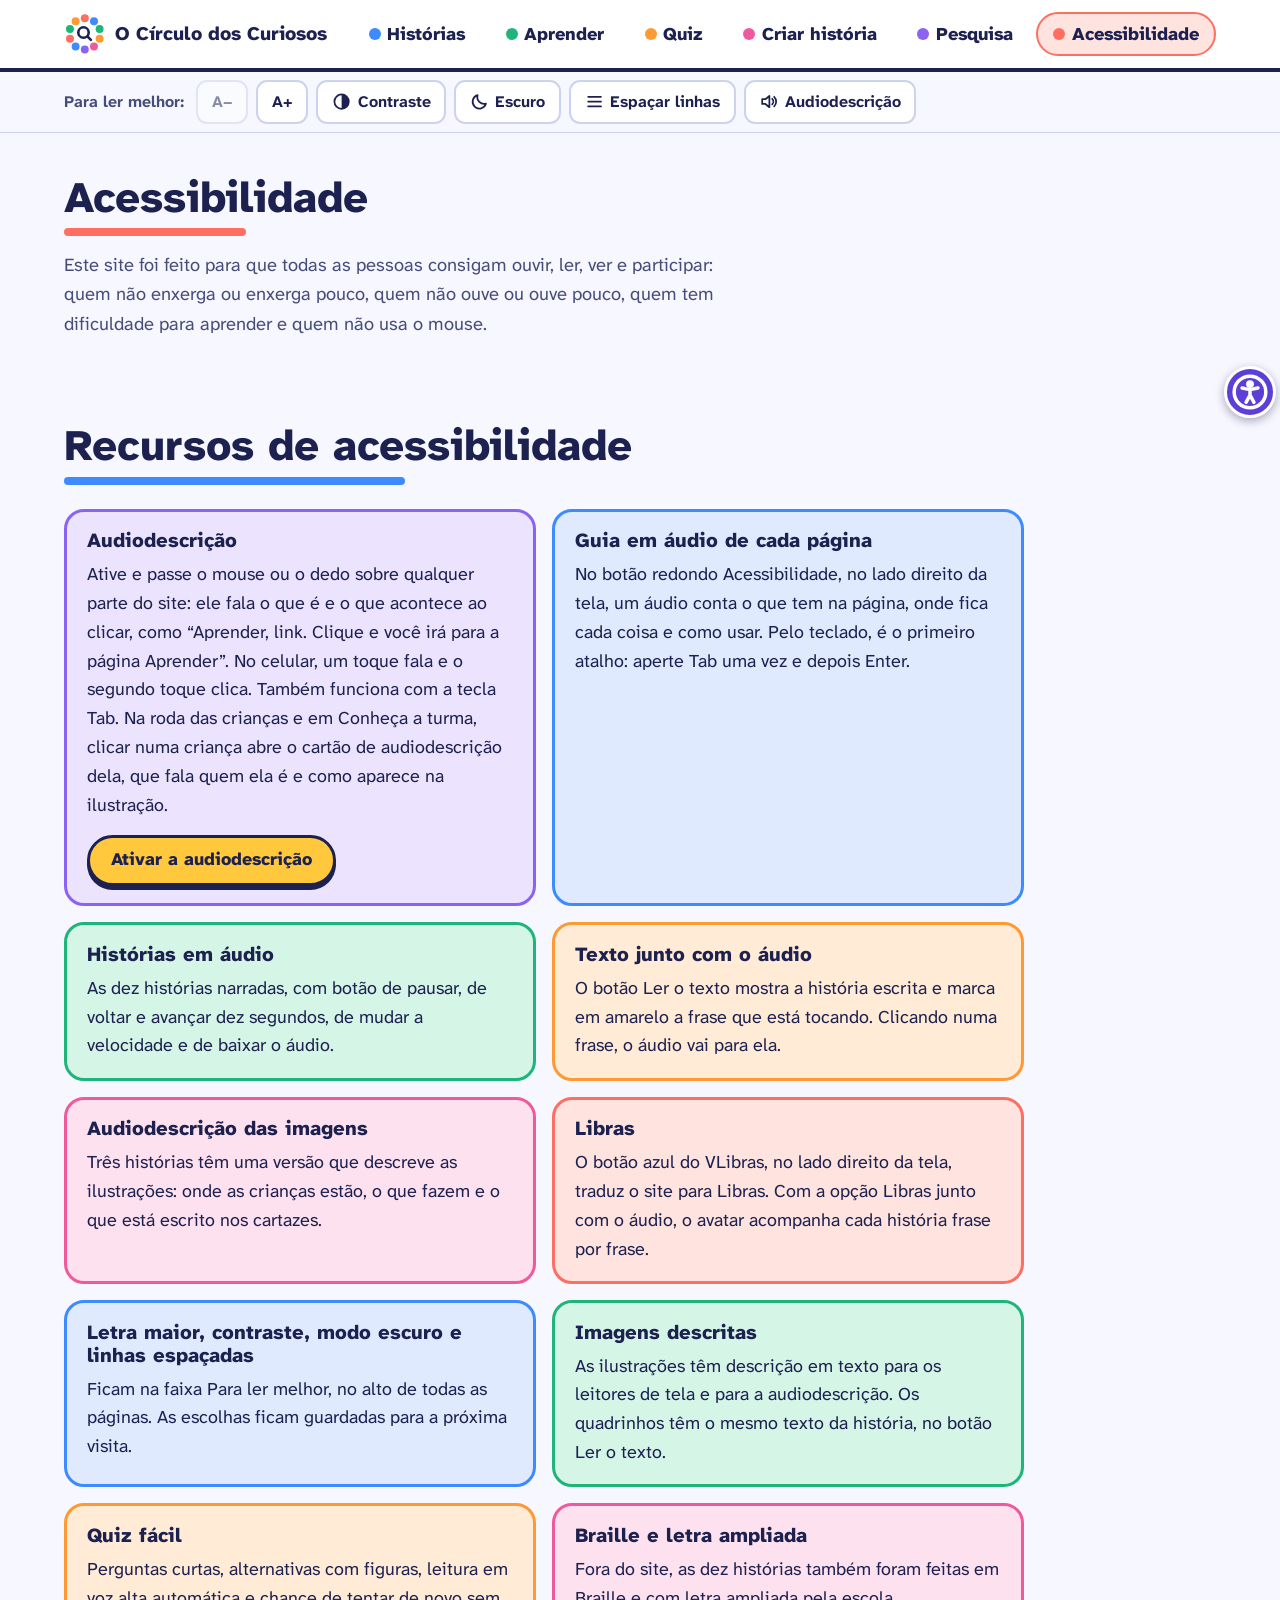
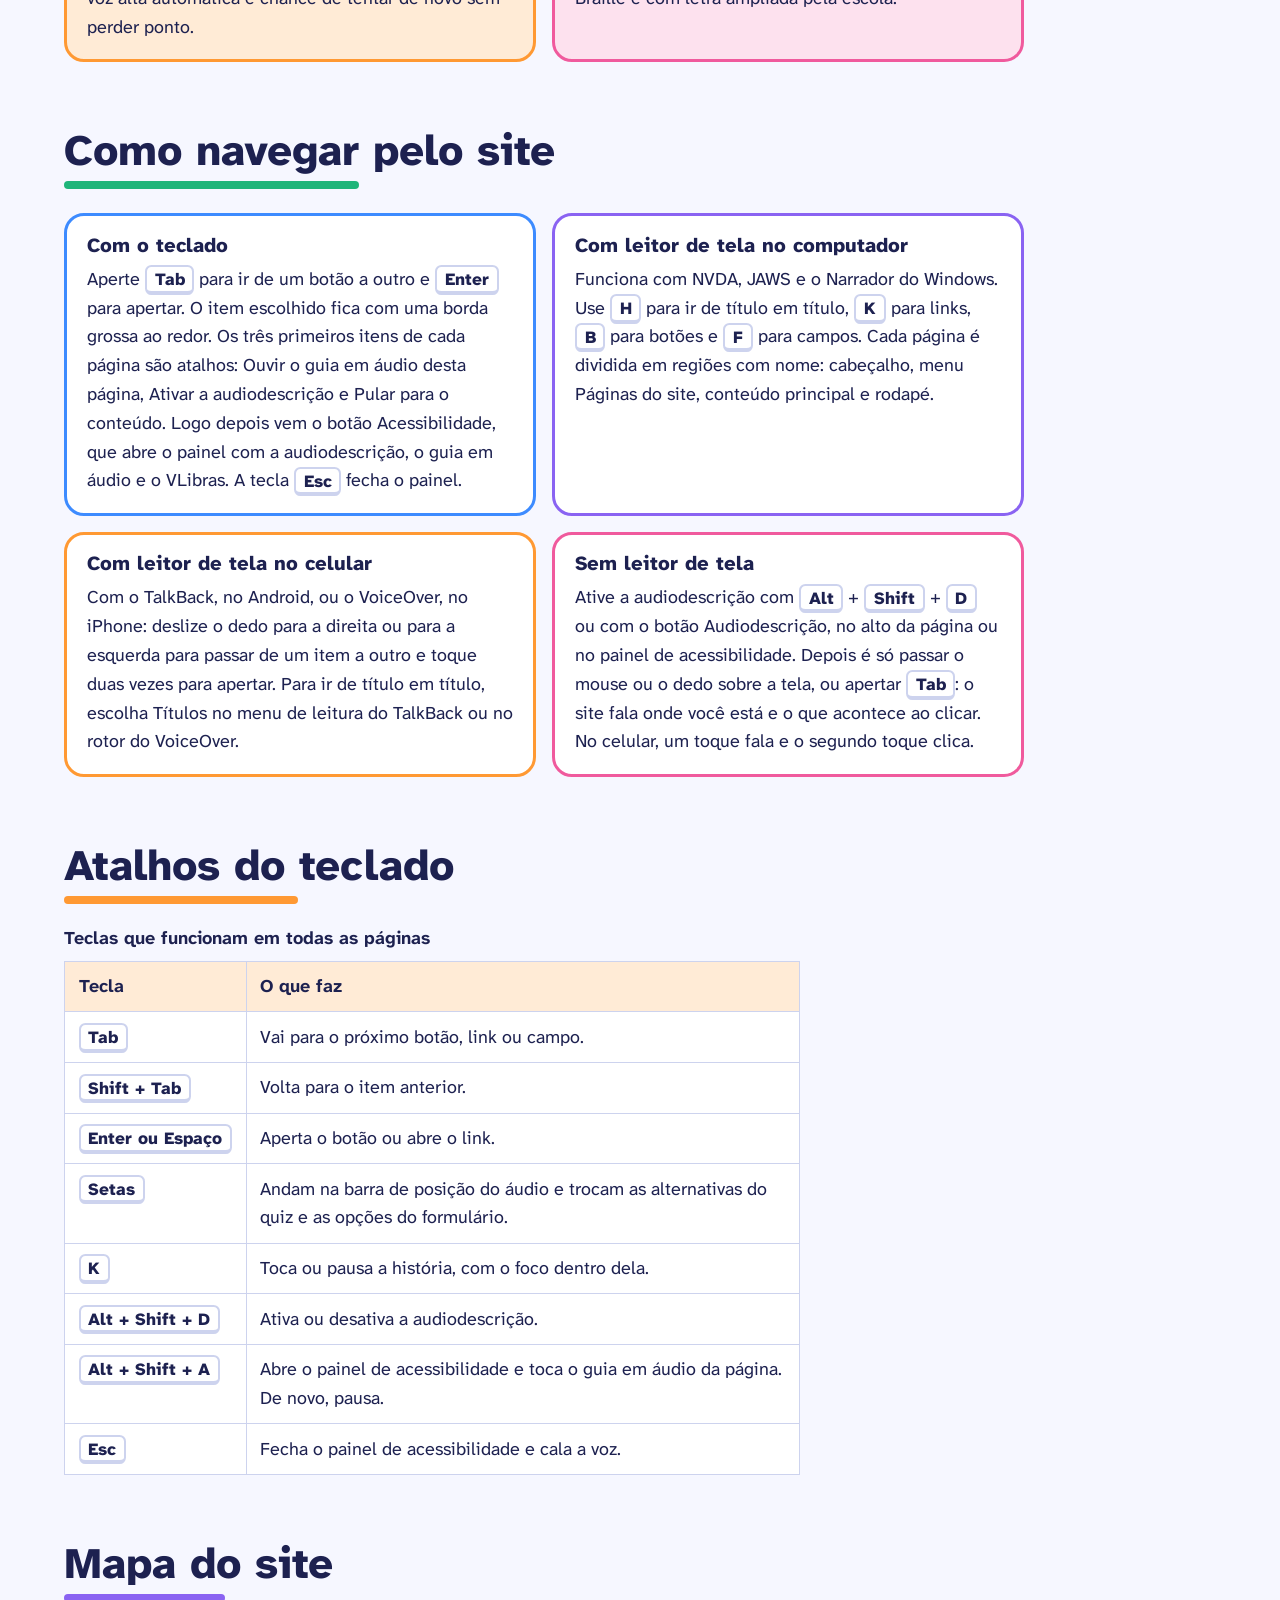
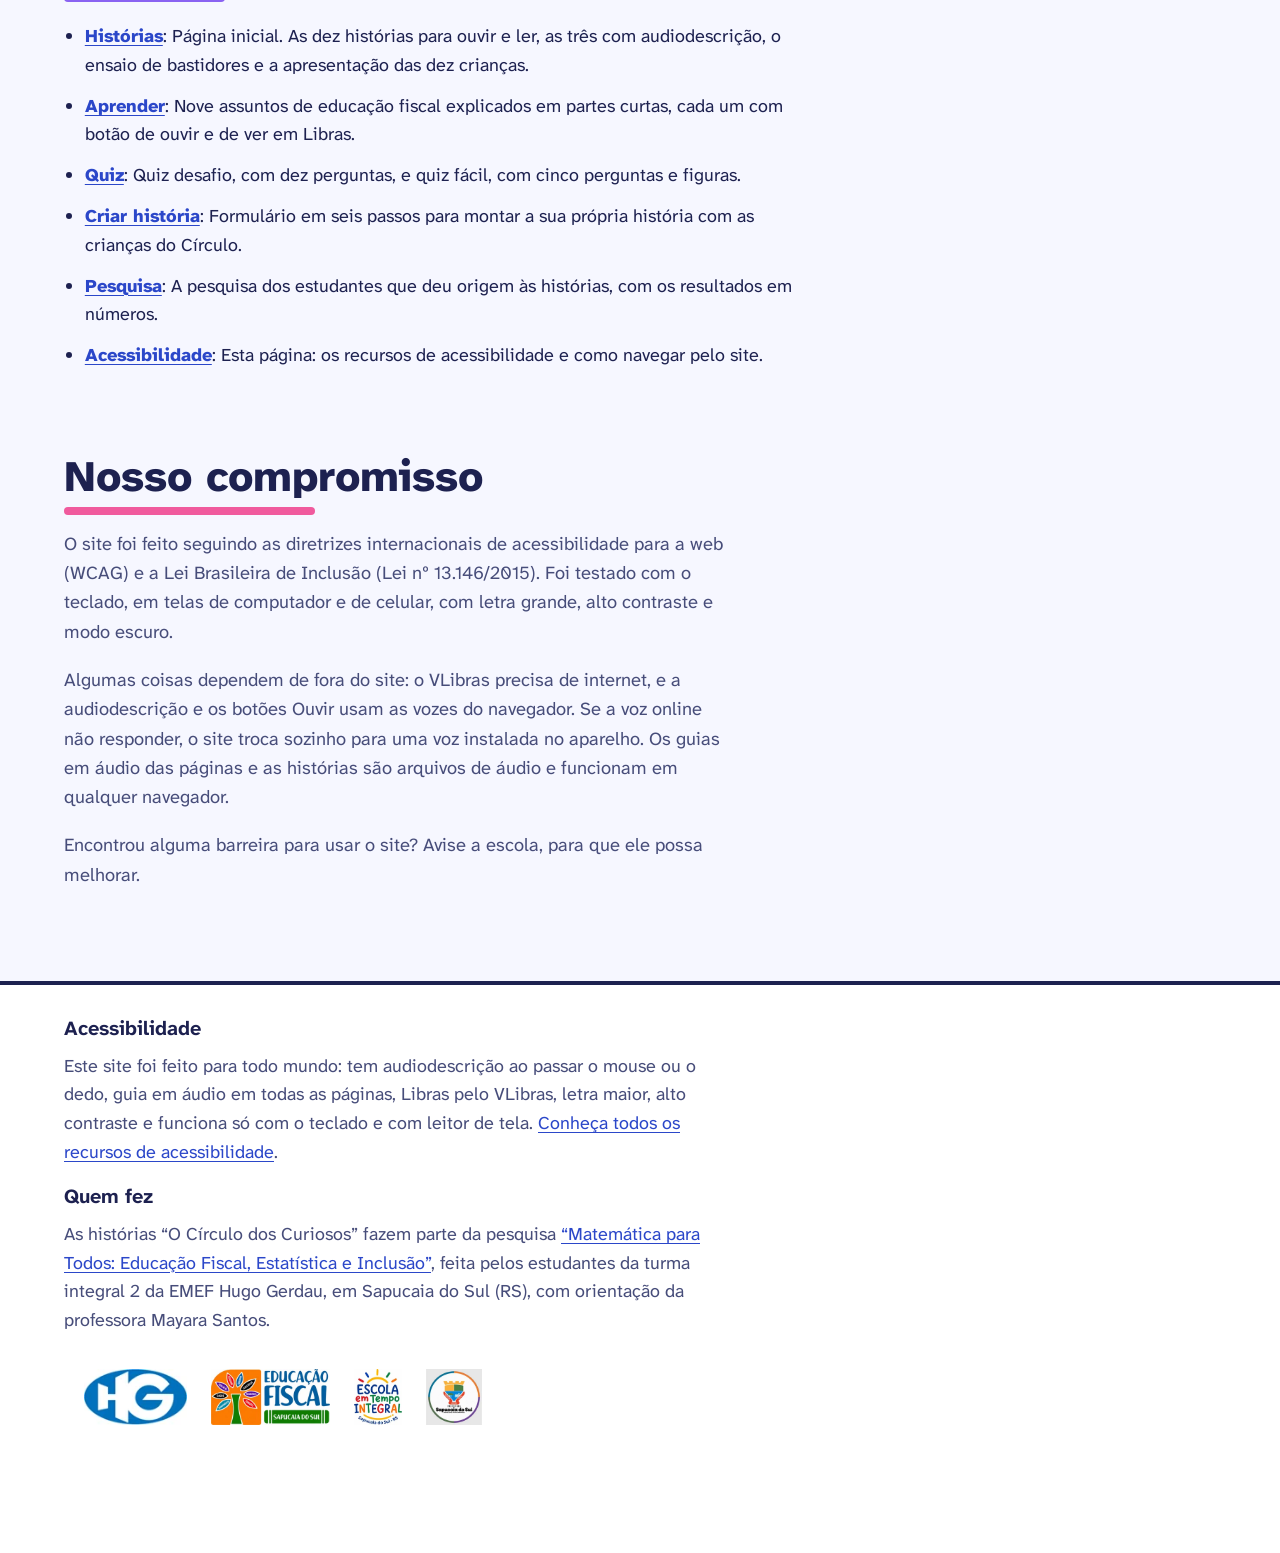
<file: acessibilidade.html>
<!doctype html>
<html lang="pt-BR">
<head>
<meta charset="utf-8">
<meta name="viewport" content="width=device-width, initial-scale=1">
<title>Acessibilidade | O Círculo dos Curiosos</title>
<meta name="description" content="Todos os recursos de acessibilidade do site O Círculo dos Curiosos e como navegar com teclado e leitor de tela.">
<link rel="preconnect" href="https://fonts.googleapis.com">
<link rel="preconnect" href="https://fonts.gstatic.com" crossorigin>
<link rel="stylesheet" href="https://fonts.googleapis.com/css2?family=Atkinson+Hyperlegible+Next:ital,wght@0,400;0,700;0,800;1,400&display=swap">
<link rel="stylesheet" href="css/estilo.css">
<script>
  /* Aplica as preferências antes de desenhar a página */
  (function () {
    var r = document.documentElement;
    r.classList.add("js");
    function ler(k) { try { return localStorage.getItem("historias:" + k); } catch (e) { return null; } }
    var t = ler("tamanho"); if (t && t !== "0") r.setAttribute("data-tamanho", t);
    var e = ler("escuro");
    if (e === "1" || (e === null && window.matchMedia && matchMedia("(prefers-color-scheme: dark)").matches)) r.setAttribute("data-tema", "escuro");
    if (ler("contraste") === "1") r.setAttribute("data-contraste", "alto");
    if (ler("espaco") === "1") r.setAttribute("data-espaco", "amplo");
    if (ler("libras") === "1") r.setAttribute("data-libras", "sim");
  })();
</script>
</head>
<body>
<a class="pular" href="#audiodescricao-pagina" data-ouvir-ad>Ouvir o guia em áudio desta página</a>
<button type="button" class="pular sem-js-oculto" data-alternar-voz>Ativar a audiodescrição</button>
<a class="pular" href="#conteudo">Pular para o conteúdo</a>
<button type="button" class="botao-acess sem-js-oculto" id="abrir-acess" aria-haspopup="dialog" aria-controls="painel-acess" aria-label="Acessibilidade: audiodescrição e guia em áudio">
  <svg viewBox="0 0 24 24" aria-hidden="true" focusable="false" fill="none" stroke="currentColor" stroke-width="2.2" stroke-linecap="round" stroke-linejoin="round"><circle cx="12" cy="12" r="10"/><circle cx="12" cy="7" r="1.4" fill="currentColor"/><path d="M7 9.5l5 1 5-1M12 10.5v3.5l-2.5 4.5M12 14l2.5 4.5"/></svg><span class="botao-acess-rotulo">Acessibilidade<span class="so-leitor">: audiodescrição e guia em áudio</span></span>
</button>
<dialog class="painel-acess" id="painel-acess" aria-labelledby="titulo-painel-acess">
  <div class="painel-topo">
    <h2 id="titulo-painel-acess"><svg viewBox="0 0 24 24" aria-hidden="true" focusable="false" fill="none" stroke="currentColor" stroke-width="2.2" stroke-linecap="round" stroke-linejoin="round"><circle cx="12" cy="12" r="10"/><circle cx="12" cy="7" r="1.4" fill="currentColor"/><path d="M7 9.5l5 1 5-1M12 10.5v3.5l-2.5 4.5M12 14l2.5 4.5"/></svg>Acessibilidade</h2>
    <button type="button" class="botao-opcao" id="fechar-acess">Fechar<span class="so-leitor"> o painel de acessibilidade</span></button>
  </div>
  <section class="painel-bloco" aria-labelledby="pa-voz">
    <h3 id="pa-voz">Audiodescrição</h3>
    <p>Ative e passe o mouse ou o dedo sobre qualquer parte do site: ele fala o que é e o que acontece ao clicar. Também funciona com a tecla Tab.</p>
    <button type="button" class="botao botao-principal" data-alternar-voz><span class="rotulo">Ativar a audiodescrição</span></button>
  </section>
  <section class="painel-bloco" aria-labelledby="pa-ad">
    <h3 id="pa-ad">Guia em áudio desta página</h3>
    <p>Um áudio que conta o que tem nesta página e onde fica cada coisa. Você pode fechar o painel e continuar ouvindo.</p>
    <ul class="lista lista-ad">
<li>
<article class="historia cor-roxo" id="audiodescricao-pagina" aria-labelledby="titulo-audiodescricao-pagina" data-titulo="Guia em áudio da página Acessibilidade" data-duracao="195.97">
  <div class="numero" aria-hidden="true"><svg class="icone-svg" viewBox="0 0 24 24" aria-hidden="true" focusable="false" fill="none" stroke="currentColor" stroke-width="2" stroke-linecap="round" stroke-linejoin="round"><path d="M4 15v-3a8 8 0 0 1 16 0v3"/><rect x="3" y="14" width="4" height="6" rx="1.5"/><rect x="17" y="14" width="4" height="6" rx="1.5"/></svg></div>
  <div class="corpo">
    <h3 id="titulo-audiodescricao-pagina">Guia da página Acessibilidade</h3>
    
    <audio class="audio-nativo" controls preload="metadata" aria-label="Áudio: Guia em áudio da página Acessibilidade">
      <source src="audios/audiodescricao-acessibilidade.mp3" type="audio/mpeg">
      Seu navegador não toca áudio. <a href="audios/audiodescricao-acessibilidade.mp3">Baixe o arquivo de Guia em áudio da página Acessibilidade</a>.
    </audio>
    <div class="acoes sem-js-oculto">
      <button type="button" class="botao-tocar" data-estado="parado" aria-label="Ouvir: Guia em áudio da página Acessibilidade"><svg class="icone-tocar" viewBox="0 0 24 24" aria-hidden="true" focusable="false"><path fill="currentColor" d="M8 5.5v13a1 1 0 0 0 1.5.86l10.5-6.5a1 1 0 0 0 0-1.72L9.5 4.64A1 1 0 0 0 8 5.5z"/></svg><svg class="icone-pausar" viewBox="0 0 24 24" aria-hidden="true" focusable="false"><rect fill="currentColor" x="6" y="5" width="4.2" height="14" rx="1"/><rect fill="currentColor" x="13.8" y="5" width="4.2" height="14" rx="1"/></svg><span class="rotulo">Ouvir</span></button>
      <span class="duracao"><span aria-hidden="true">3 min 16 s</span><span class="so-leitor">Duração: 3 minutos e 16 segundos</span></span>
      <button type="button" class="botao-texto" aria-expanded="false" aria-controls="texto-audiodescricao-pagina"><span class="rotulo">Ler o texto</span><span class="so-leitor"> de Guia em áudio da página Acessibilidade</span><svg viewBox="0 0 24 24" aria-hidden="true" focusable="false"><path fill="none" stroke="currentColor" stroke-width="2.6" stroke-linecap="round" stroke-linejoin="round" d="M6 9l6 6 6-6"/></svg></button>
    </div>
    <div class="player" hidden>
      <div class="barra">
        <input type="range" class="posicao" min="0" max="196" step="1" value="0" aria-label="Posição em Guia em áudio da página Acessibilidade">
        <span class="tempo" aria-hidden="true">0:00 / 3:15</span>
      </div>
      <p class="situacao-libras" hidden></p>
      <div class="ajustes">
        <button type="button" class="botao-opcao voltar" aria-label="Voltar 10 segundos">− 10 s</button>
        <button type="button" class="botao-opcao avancar" aria-label="Avançar 10 segundos">+ 10 s</button>
        <label for="vel-audiodescricao-pagina">Velocidade</label>
        <select id="vel-audiodescricao-pagina" class="velocidade">
          <option value="0.75">Mais devagar (0,75×)</option>
          <option value="1">Normal (1×)</option>
          <option value="1.25">Mais rápido (1,25×)</option>
          <option value="1.5">Rápido (1,5×)</option>
        </select>
        <a class="botao-opcao" href="audios/audiodescricao-acessibilidade.mp3" download>Baixar áudio<span class="so-leitor"> de Guia em áudio da página Acessibilidade</span></a>
      </div>
    </div>
    <div class="texto" id="texto-audiodescricao-pagina" role="region" aria-label="Texto de Guia em áudio da página Acessibilidade" tabindex="0" hidden><p><span class="trecho" data-inicio="0.3" data-fim="3.13">Guia em áudio da página Acessibilidade.</span> <span class="trecho" data-inicio="3.88" data-fim="9.71">Esta página reúne todos os recursos de acessibilidade do site e explica como usar cada um.</span> <span class="trecho" data-inicio="10.46" data-fim="20.34">O site tem seis páginas: Histórias, que é a página inicial, Aprender, Quiz, Criar história, Pesquisa e esta, Acessibilidade.</span> <span class="trecho" data-inicio="20.69" data-fim="29.67">Toda página tem um guia em áudio como este, no botão Acessibilidade e no primeiro atalho do Tab, que conta o que tem nela e onde fica cada coisa.</span></p><p><span class="trecho" data-inicio="30.42" data-fim="33.79">A parte de cima é igual em todas as páginas.</span> <span class="trecho" data-inicio="34.14" data-fim="43.95">Os três primeiros itens são atalhos que só aparecem quando recebem o foco: Ouvir o guia em áudio desta página, Ativar a audiodescrição e Pular para o conteúdo.</span> <span class="trecho" data-inicio="44.3" data-fim="47.29">Logo depois vem o botão Acessibilidade.</span> <span class="trecho" data-inicio="47.64" data-fim="52.2">Ele fica sempre no lado direito da tela, um pouco acima do meio.</span> <span class="trecho" data-inicio="52.55" data-fim="57.25">É redondo e roxo, com o desenho de uma pessoa de braços abertos.</span> <span class="trecho" data-inicio="57.6" data-fim="65.34">Ele abre o painel de acessibilidade, onde ficam o botão Ativar a audiodescrição, este guia em áudio e o VLibras.</span></p><p><span class="trecho" data-inicio="65.69" data-fim="68.68">Para fechar o painel, aperte Esc.</span> <span class="trecho" data-inicio="69.03" data-fim="72.88">Se você fechar o painel, o guia continua tocando.</span> <span class="trecho" data-inicio="73.23" data-fim="87.1">Depois vem o cabeçalho, com o link O Círculo dos Curiosos, no canto de cima, à esquerda, e o menu com seis links: Histórias, Aprender, Quiz, Criar história, Pesquisa e Acessibilidade.</span> <span class="trecho" data-inicio="87.45" data-fim="97.2">Embaixo do menu fica a faixa Para ler melhor, com os botões para diminuir e aumentar a letra, Contraste, Escuro, Espaçar linhas e Audiodescrição.</span></p><p><span class="trecho" data-inicio="97.95" data-fim="103.58">O conteúdo principal começa com o título Acessibilidade e uma frase de apresentação.</span> <span class="trecho" data-inicio="104.33" data-fim="114.91">A página segue com estes títulos, nesta ordem: Recursos de acessibilidade, Como navegar pelo site, Atalhos do teclado, Mapa do site e Nosso compromisso.</span> <span class="trecho" data-inicio="115.66" data-fim="124.7">Em Recursos de acessibilidade há dez cartões coloridos, cada um com o nome do recurso, que também é um título, e uma explicação curta.</span> <span class="trecho" data-inicio="125.05" data-fim="130.25">O primeiro cartão, Audiodescrição, tem o botão Ativar a audiodescrição.</span></p><p><span class="trecho" data-inicio="131.0" data-fim="139.92">Em Como navegar pelo site há quatro quadros: com o teclado, com leitor de tela no computador, com leitor de tela no celular e sem leitor de tela.</span> <span class="trecho" data-inicio="140.67" data-fim="145.77">Em Atalhos do teclado, uma tabela mostra as teclas e o que cada uma faz.</span> <span class="trecho" data-inicio="146.12" data-fim="148.9">Os mais importantes são estes.</span> <span class="trecho" data-inicio="149.25" data-fim="155.56">Segurando as teclas Alt e Shift e apertando a letra D, você ativa ou desativa a audiodescrição.</span> <span class="trecho" data-inicio="155.91" data-fim="162.74">Segurando Alt e Shift e apertando a letra A, você abre o painel e ouve o guia em áudio da página.</span></p><p><span class="trecho" data-inicio="163.09" data-fim="166.76">E a tecla Esc fecha o painel e cala a voz.</span> <span class="trecho" data-inicio="167.51" data-fim="171.69">Em Mapa do site há um link para cada página, com o que tem nela.</span> <span class="trecho" data-inicio="172.44" data-fim="181.15">No fim da página fica o rodapé, com o link Conheça todos os recursos de acessibilidade e as informações sobre quem fez o projeto.</span> <span class="trecho" data-inicio="181.5" data-fim="191.06">No lado direito da tela, logo abaixo do botão Acessibilidade, fica o botão azul do VLibras, que abre um avatar para traduzir o site para Libras.</span> <span class="trecho" data-inicio="191.41" data-fim="195.22">Com o teclado, ele é o último item da página.</span></p><p class="aviso">Texto do guia em áudio desta página.</p></div>
    
    
  </div>
</article>
</li></ul>
  </section>
  <section class="painel-bloco" aria-labelledby="pa-libras">
    <h3 id="pa-libras">Libras</h3>
    <p>O avatar do VLibras traduz o texto da página para Libras.</p>
    <button type="button" class="botao" data-abrir-vlibras>Abrir o VLibras</button>
  </section>
  <section class="painel-bloco" aria-labelledby="pa-atalhos">
    <h3 id="pa-atalhos">Atalhos do teclado</h3>
    <dl class="atalhos-painel">
      <div><dt><kbd>Alt</kbd> + <kbd>Shift</kbd> + <kbd>D</kbd></dt><dd>Ativa ou desativa a audiodescrição.</dd></div>
      <div><dt><kbd>Alt</kbd> + <kbd>Shift</kbd> + <kbd>A</kbd></dt><dd>Abre este painel e toca o guia em áudio.</dd></div>
      <div><dt><kbd>Esc</kbd></dt><dd>Fecha este painel e cala a voz.</dd></div>
    </dl>
    <p><a href="acessibilidade.html">Ver todos os recursos de acessibilidade</a></p>
  </section>
</dialog>

<header class="topo">
  <div class="envoltorio">
    <a class="marca" href="index.html"><svg viewBox="0 0 48 48" aria-hidden="true" focusable="false"><circle cx="24.0" cy="6.0" r="4.6" style="fill:var(--coral)"/><circle cx="34.6" cy="9.4" r="4.6" style="fill:var(--azul)"/><circle cx="41.1" cy="18.4" r="4.6" style="fill:var(--verde)"/><circle cx="41.1" cy="29.6" r="4.6" style="fill:var(--laranja)"/><circle cx="34.6" cy="38.6" r="4.6" style="fill:var(--rosa)"/><circle cx="24.0" cy="42.0" r="4.6" style="fill:var(--roxo)"/><circle cx="13.4" cy="38.6" r="4.6" style="fill:var(--azul)"/><circle cx="6.9" cy="29.6" r="4.6" style="fill:var(--coral)"/><circle cx="6.9" cy="18.4" r="4.6" style="fill:var(--verde)"/><circle cx="13.4" cy="9.4" r="4.6" style="fill:var(--laranja)"/><circle cx="22.5" cy="22.5" r="6" fill="none" stroke="currentColor" stroke-width="3"/><path d="M27 27 31 31" stroke="currentColor" stroke-width="3" stroke-linecap="round"/></svg>O Círculo dos Curiosos</a>
    <nav class="menu" aria-label="Páginas do site"><ul><li class="cor-azul"><a href="index.html"><span class="bolinha" aria-hidden="true"></span>Histórias</a></li><li class="cor-verde"><a href="aprender.html"><span class="bolinha" aria-hidden="true"></span>Aprender</a></li><li class="cor-laranja"><a href="quiz.html"><span class="bolinha" aria-hidden="true"></span>Quiz</a></li><li class="cor-rosa"><a href="criar.html"><span class="bolinha" aria-hidden="true"></span>Criar história</a></li><li class="cor-roxo"><a href="pesquisa.html"><span class="bolinha" aria-hidden="true"></span>Pesquisa</a></li><li class="cor-coral"><a href="acessibilidade.html" aria-current="page"><span class="bolinha" aria-hidden="true"></span>Acessibilidade</a></li></ul></nav>
  </div>
</header>
<div class="barra-opcoes sem-js-oculto">
  <div class="envoltorio">
    <fieldset class="opcoes">
      <legend>Para ler melhor:</legend>
      <button type="button" class="botao-opcao" id="texto-menor" aria-label="Diminuir o texto">A−</button>
      <button type="button" class="botao-opcao" id="texto-maior" aria-label="Aumentar o texto">A+</button>
      <button type="button" class="botao-opcao" id="alto-contraste" aria-pressed="false">
        <svg viewBox="0 0 24 24" aria-hidden="true" focusable="false"><circle cx="12" cy="12" r="9" fill="none" stroke="currentColor" stroke-width="2.2"/><path d="M12 3a9 9 0 0 1 0 18z" fill="currentColor"/></svg>
        Contraste
      </button>
      <button type="button" class="botao-opcao" id="modo-escuro" aria-pressed="false">
        <svg viewBox="0 0 24 24" aria-hidden="true" focusable="false"><path d="M20 14.5A8.5 8.5 0 0 1 9.5 4a8.5 8.5 0 1 0 10.5 10.5z" fill="none" stroke="currentColor" stroke-width="2.2" stroke-linejoin="round"/></svg>
        Escuro
      </button>
      <button type="button" class="botao-opcao" id="espacamento" aria-pressed="false">
        <svg viewBox="0 0 24 24" aria-hidden="true" focusable="false"><path d="M4 6h16M4 12h16M4 18h16" fill="none" stroke="currentColor" stroke-width="2.2" stroke-linecap="round"/></svg>
        Espaçar linhas
      </button>
      <button type="button" class="botao-opcao" id="voz-site" aria-pressed="false">
        <svg viewBox="0 0 24 24" aria-hidden="true" focusable="false"><path d="M4 9v6h4l5 4V5L8 9z" fill="none" stroke="currentColor" stroke-width="2.2" stroke-linejoin="round"/><path d="M16.5 8.5a5 5 0 0 1 0 7M19 6a8.5 8.5 0 0 1 0 12" fill="none" stroke="currentColor" stroke-width="2.2" stroke-linecap="round"/></svg>
        Audiodescrição
      </button>
    </fieldset>
  </div>
</div>

<main id="conteudo" tabindex="-1">
  <div class="envoltorio">

    <section class="secao cor-coral" aria-labelledby="h-acess">
      <h1 class="titulo-secao" id="h-acess">Acessibilidade</h1>
      <p class="descricao">Este site foi feito para que todas as pessoas consigam ouvir, ler, ver e participar: quem não enxerga ou enxerga pouco, quem não ouve ou ouve pouco, quem tem dificuldade para aprender e quem não usa o mouse.</p>
    </section>

    <section class="secao cor-azul" aria-labelledby="h-recursos">
      <h2 class="titulo-secao" id="h-recursos">Recursos de acessibilidade</h2>
      <ul class="recursos"><li class="recurso cor-roxo"><h3>Audiodescrição</h3><p>Ative e passe o mouse ou o dedo sobre qualquer parte do site: ele fala o que é e o que acontece ao clicar, como “Aprender, link. Clique e você irá para a página Aprender”. No celular, um toque fala e o segundo toque clica. Também funciona com a tecla Tab. Na roda das crianças e em Conheça a turma, clicar numa criança abre o cartão de audiodescrição dela, que fala quem ela é e como aparece na ilustração.</p><button type="button" class="botao botao-principal" data-alternar-voz><span class="rotulo">Ativar a audiodescrição</span></button></li><li class="recurso cor-azul"><h3>Guia em áudio de cada página</h3><p>No botão redondo Acessibilidade, no lado direito da tela, um áudio conta o que tem na página, onde fica cada coisa e como usar. Pelo teclado, é o primeiro atalho: aperte Tab uma vez e depois Enter.</p></li><li class="recurso cor-verde"><h3>Histórias em áudio</h3><p>As dez histórias narradas, com botão de pausar, de voltar e avançar dez segundos, de mudar a velocidade e de baixar o áudio.</p></li><li class="recurso cor-laranja"><h3>Texto junto com o áudio</h3><p>O botão Ler o texto mostra a história escrita e marca em amarelo a frase que está tocando. Clicando numa frase, o áudio vai para ela.</p></li><li class="recurso cor-rosa"><h3>Audiodescrição das imagens</h3><p>Três histórias têm uma versão que descreve as ilustrações: onde as crianças estão, o que fazem e o que está escrito nos cartazes.</p></li><li class="recurso cor-coral"><h3>Libras</h3><p>O botão azul do VLibras, no lado direito da tela, traduz o site para Libras. Com a opção Libras junto com o áudio, o avatar acompanha cada história frase por frase.</p></li><li class="recurso cor-azul"><h3>Letra maior, contraste, modo escuro e linhas espaçadas</h3><p>Ficam na faixa Para ler melhor, no alto de todas as páginas. As escolhas ficam guardadas para a próxima visita.</p></li><li class="recurso cor-verde"><h3>Imagens descritas</h3><p>As ilustrações têm descrição em texto para os leitores de tela e para a audiodescrição. Os quadrinhos têm o mesmo texto da história, no botão Ler o texto.</p></li><li class="recurso cor-laranja"><h3>Quiz fácil</h3><p>Perguntas curtas, alternativas com figuras, leitura em voz alta automática e chance de tentar de novo sem perder ponto.</p></li><li class="recurso cor-rosa"><h3>Braille e letra ampliada</h3><p>Fora do site, as dez histórias também foram feitas em Braille e com letra ampliada pela escola.</p></li></ul>
    </section>

    <section class="secao cor-verde" aria-labelledby="h-navegar">
      <h2 class="titulo-secao" id="h-navegar">Como navegar pelo site</h2>
      <div class="guias">
        <div class="guia cor-azul">
          <h3>Com o teclado</h3>
          <p>Aperte <kbd>Tab</kbd> para ir de um botão a outro e <kbd>Enter</kbd> para apertar. O item escolhido fica com uma borda grossa ao redor. Os três primeiros itens de cada página são atalhos: Ouvir o guia em áudio desta página, Ativar a audiodescrição e Pular para o conteúdo. Logo depois vem o botão Acessibilidade, que abre o painel com a audiodescrição, o guia em áudio e o VLibras. A tecla <kbd>Esc</kbd> fecha o painel.</p>
        </div>
        <div class="guia cor-roxo">
          <h3>Com leitor de tela no computador</h3>
          <p>Funciona com NVDA, JAWS e o Narrador do Windows. Use <kbd>H</kbd> para ir de título em título, <kbd>K</kbd> para links, <kbd>B</kbd> para botões e <kbd>F</kbd> para campos. Cada página é dividida em regiões com nome: cabeçalho, menu Páginas do site, conteúdo principal e rodapé.</p>
        </div>
        <div class="guia cor-laranja">
          <h3>Com leitor de tela no celular</h3>
          <p>Com o TalkBack, no Android, ou o VoiceOver, no iPhone: deslize o dedo para a direita ou para a esquerda para passar de um item a outro e toque duas vezes para apertar. Para ir de título em título, escolha Títulos no menu de leitura do TalkBack ou no rotor do VoiceOver.</p>
        </div>
        <div class="guia cor-rosa">
          <h3>Sem leitor de tela</h3>
          <p>Ative a audiodescrição com <kbd>Alt</kbd> + <kbd>Shift</kbd> + <kbd>D</kbd> ou com o botão Audiodescrição, no alto da página ou no painel de acessibilidade. Depois é só passar o mouse ou o dedo sobre a tela, ou apertar <kbd>Tab</kbd>: o site fala onde você está e o que acontece ao clicar. No celular, um toque fala e o segundo toque clica.</p>
        </div>
      </div>
    </section>

    <section class="secao cor-laranja" aria-labelledby="h-atalhos">
      <h2 class="titulo-secao" id="h-atalhos">Atalhos do teclado</h2>
      <div class="tabela-rolagem">
        <table class="tabela-atalhos">
          <caption>Teclas que funcionam em todas as páginas</caption>
          <thead><tr><th scope="col">Tecla</th><th scope="col">O que faz</th></tr></thead>
          <tbody><tr><th scope="row"><kbd>Tab</kbd></th><td>Vai para o próximo botão, link ou campo.</td></tr><tr><th scope="row"><kbd>Shift + Tab</kbd></th><td>Volta para o item anterior.</td></tr><tr><th scope="row"><kbd>Enter ou Espaço</kbd></th><td>Aperta o botão ou abre o link.</td></tr><tr><th scope="row"><kbd>Setas</kbd></th><td>Andam na barra de posição do áudio e trocam as alternativas do quiz e as opções do formulário.</td></tr><tr><th scope="row"><kbd>K</kbd></th><td>Toca ou pausa a história, com o foco dentro dela.</td></tr><tr><th scope="row"><kbd>Alt + Shift + D</kbd></th><td>Ativa ou desativa a audiodescrição.</td></tr><tr><th scope="row"><kbd>Alt + Shift + A</kbd></th><td>Abre o painel de acessibilidade e toca o guia em áudio da página. De novo, pausa.</td></tr><tr><th scope="row"><kbd>Esc</kbd></th><td>Fecha o painel de acessibilidade e cala a voz.</td></tr></tbody>
        </table>
      </div>
    </section>

    <section class="secao cor-roxo" aria-labelledby="h-mapa">
      <h2 class="titulo-secao" id="h-mapa">Mapa do site</h2>
      <ul class="mapa-site"><li><a href="index.html">Histórias</a>: Página inicial. As dez histórias para ouvir e ler, as três com audiodescrição, o ensaio de bastidores e a apresentação das dez crianças.</li><li><a href="aprender.html">Aprender</a>: Nove assuntos de educação fiscal explicados em partes curtas, cada um com botão de ouvir e de ver em Libras.</li><li><a href="quiz.html">Quiz</a>: Quiz desafio, com dez perguntas, e quiz fácil, com cinco perguntas e figuras.</li><li><a href="criar.html">Criar história</a>: Formulário em seis passos para montar a sua própria história com as crianças do Círculo.</li><li><a href="pesquisa.html">Pesquisa</a>: A pesquisa dos estudantes que deu origem às histórias, com os resultados em números.</li><li><a href="acessibilidade.html">Acessibilidade</a>: Esta página: os recursos de acessibilidade e como navegar pelo site.</li></ul>
    </section>

    <section class="secao cor-rosa" aria-labelledby="h-compromisso">
      <h2 class="titulo-secao" id="h-compromisso">Nosso compromisso</h2>
      <p class="descricao">O site foi feito seguindo as diretrizes internacionais de acessibilidade para a web (WCAG) e a Lei Brasileira de Inclusão (Lei nº 13.146/2015). Foi testado com o teclado, em telas de computador e de celular, com letra grande, alto contraste e modo escuro.</p>
      <p class="descricao">Algumas coisas dependem de fora do site: o VLibras precisa de internet, e a audiodescrição e os botões Ouvir usam as vozes do navegador. Se a voz online não responder, o site troca sozinho para uma voz instalada no aparelho. Os guias em áudio das páginas e as histórias são arquivos de áudio e funcionam em qualquer navegador.</p>
      <p class="descricao">Encontrou alguma barreira para usar o site? Avise a escola, para que ele possa melhorar.</p>
    </section>
  </div>
</main>

<footer class="rodape">
  <div class="envoltorio">
    <h2>Acessibilidade</h2>
    <p>Este site foi feito para todo mundo: tem audiodescrição ao passar o mouse ou o dedo, guia em áudio em todas as páginas, Libras pelo VLibras, letra maior, alto contraste e funciona só com o teclado e com leitor de tela. <a href="acessibilidade.html">Conheça todos os recursos de acessibilidade</a>.</p>
    <h2>Quem fez</h2>
    <p>As histórias “O Círculo dos Curiosos” fazem parte da pesquisa <a href="pesquisa.html">“Matemática para Todos: Educação Fiscal, Estatística e Inclusão”</a>, feita pelos estudantes da turma integral 2 da EMEF Hugo Gerdau, em Sapucaia do Sul (RS), com orientação da professora Mayara Santos.</p>
    <ul class="logos" aria-label="Instituições do projeto">
      <li><img src="imagens/logos/hugo-gerdau.webp" alt="EMEF Hugo Gerdau" height="56"></li>
      <li><img src="imagens/logos/educacao-fiscal.webp" alt="Educação Fiscal Sapucaia do Sul" height="56"></li>
      <li><img src="imagens/logos/tempo-integral.webp" alt="Escola em Tempo Integral, Sapucaia do Sul" height="56"></li>
      <li><img src="imagens/logos/prefeitura.webp" alt="Prefeitura de Sapucaia do Sul" height="56"></li>
    </ul>
  </div>
</footer>

<div id="avisos" class="so-leitor" role="status" aria-live="polite"></div>

<!-- VLibras: tradução automática para Libras (Governo Federal) -->
<div vw class="enabled">
  <div vw-access-button class="active"></div>
  <div vw-plugin-wrapper><div class="vw-plugin-top-wrapper"></div></div>
</div>
<script src="https://vlibras.gov.br/app/vlibras-plugin.js" defer></script>
<script>
  window.addEventListener("load", function () {
    try { new window.VLibras.Widget("https://vlibras.gov.br/app"); } catch (e) { /* sem internet: segue sem Libras */ }
  });
</script>
<script src="js/app.js"></script>

</body>
</html>
</file>
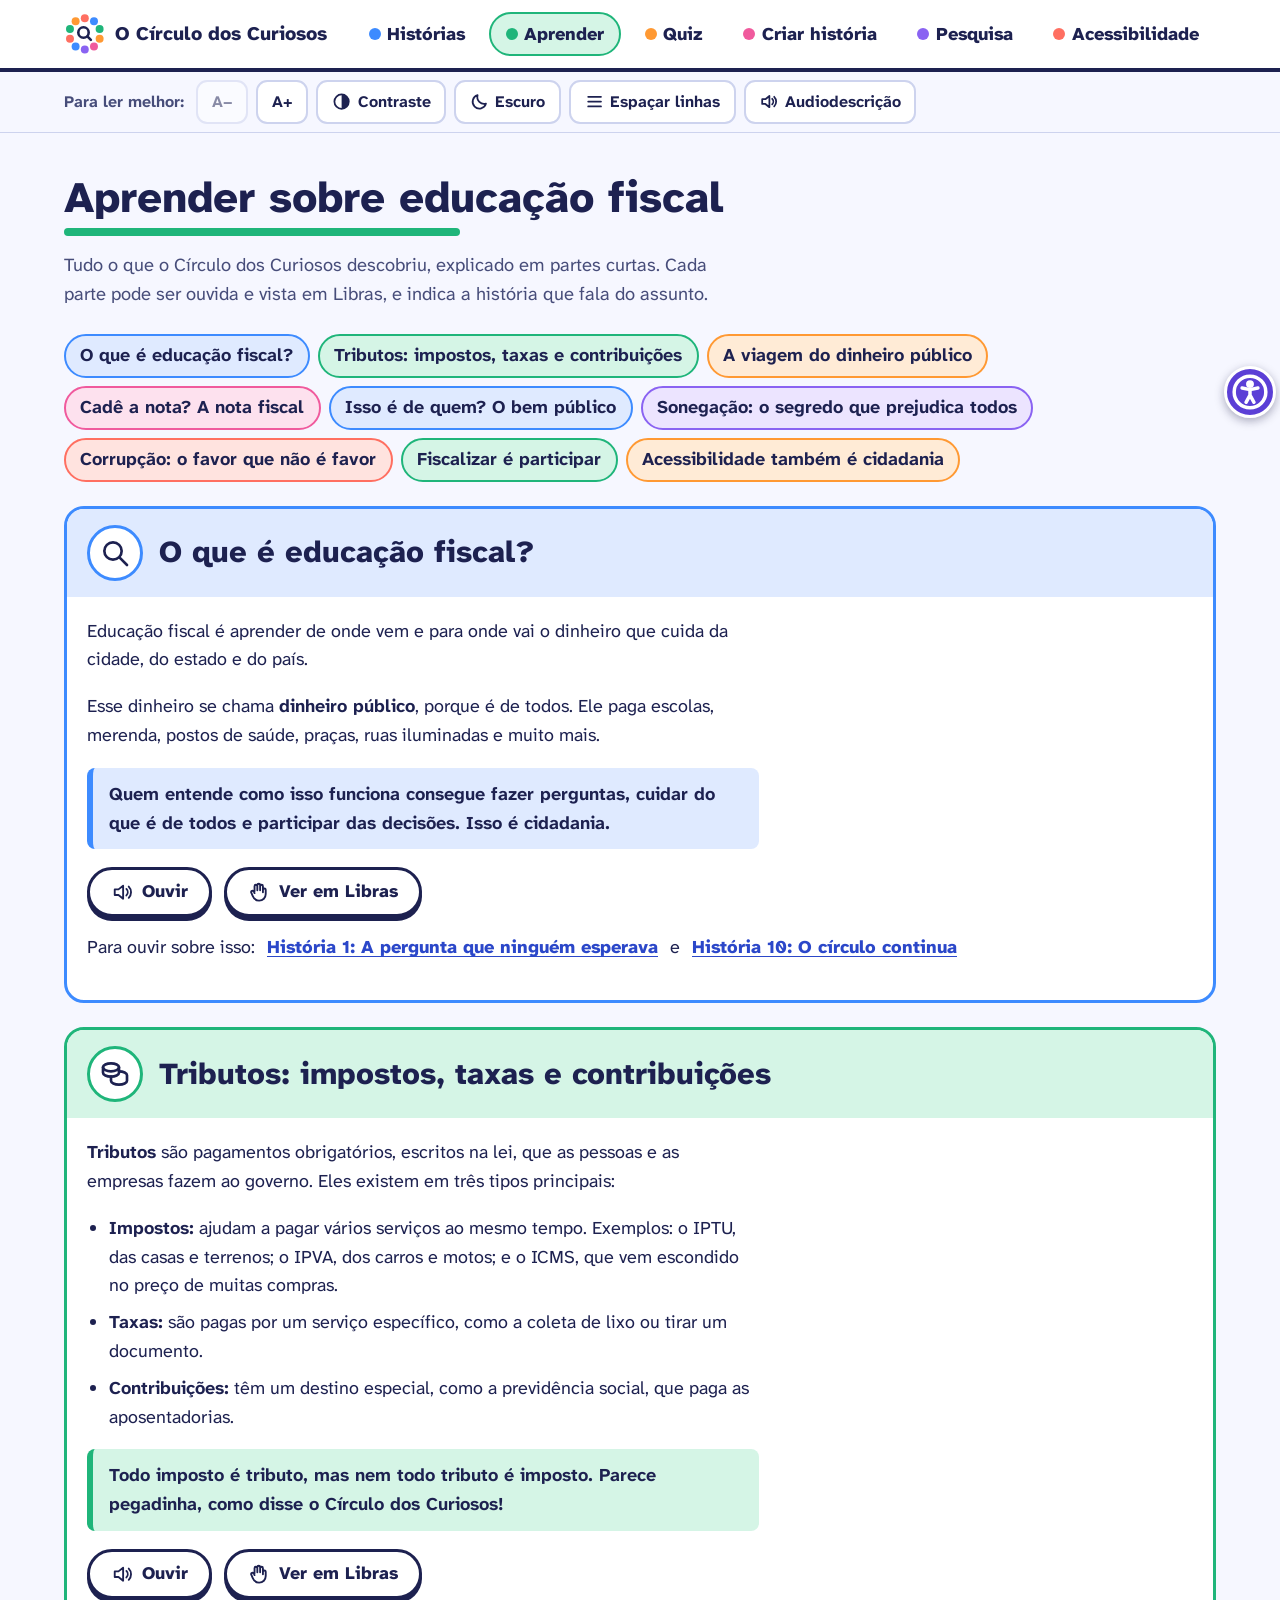
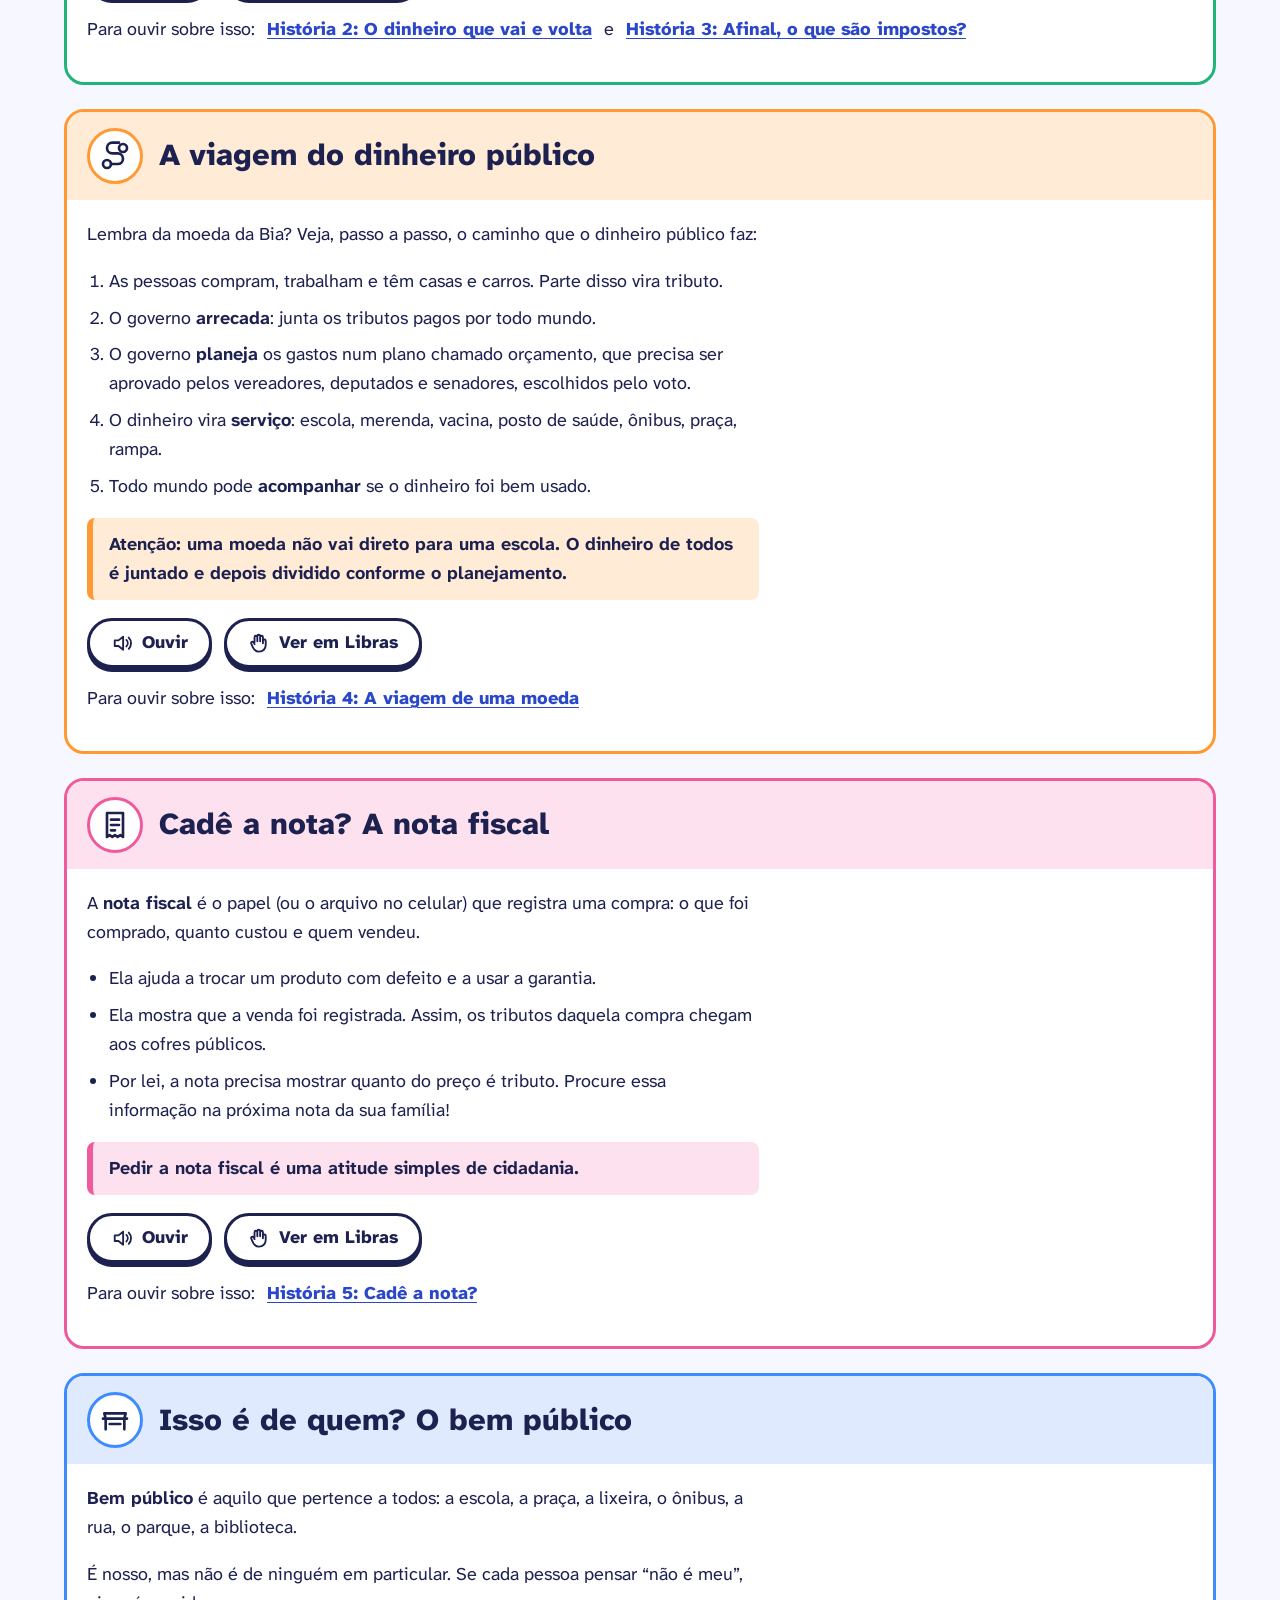
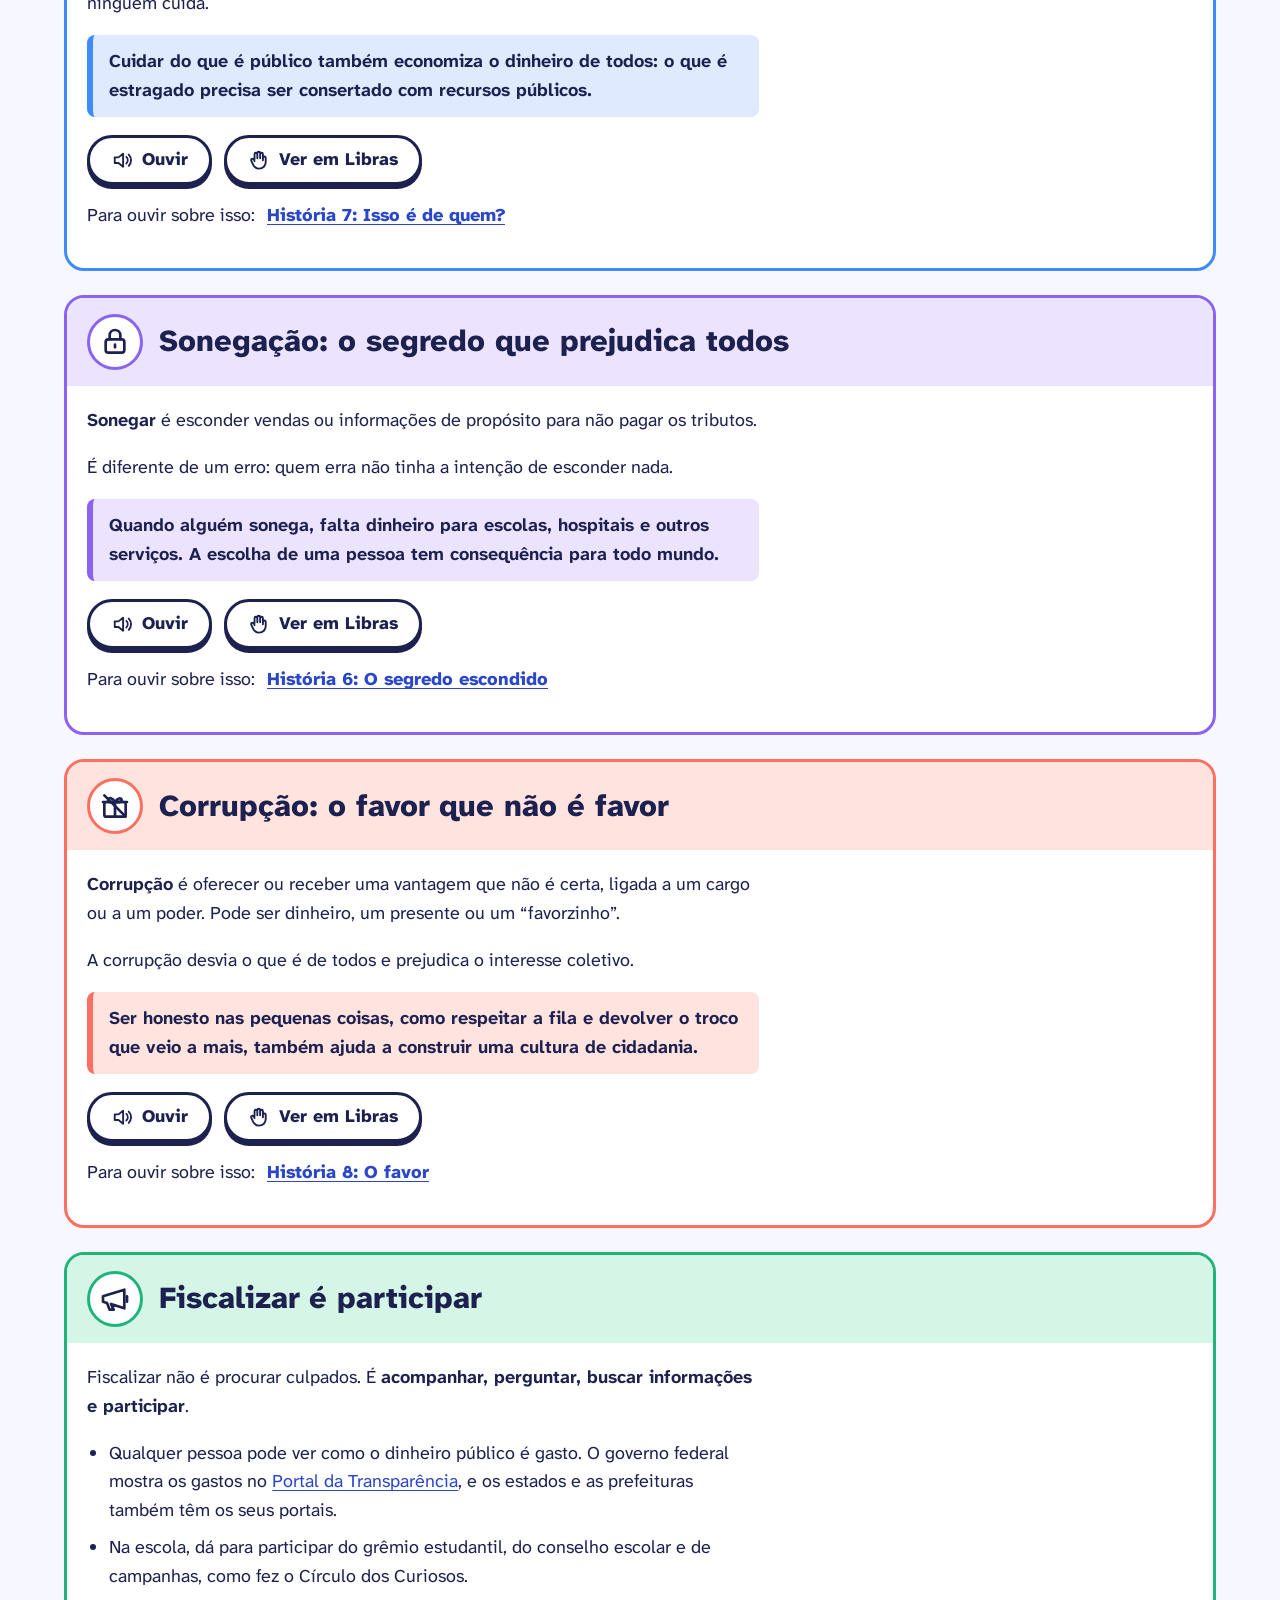
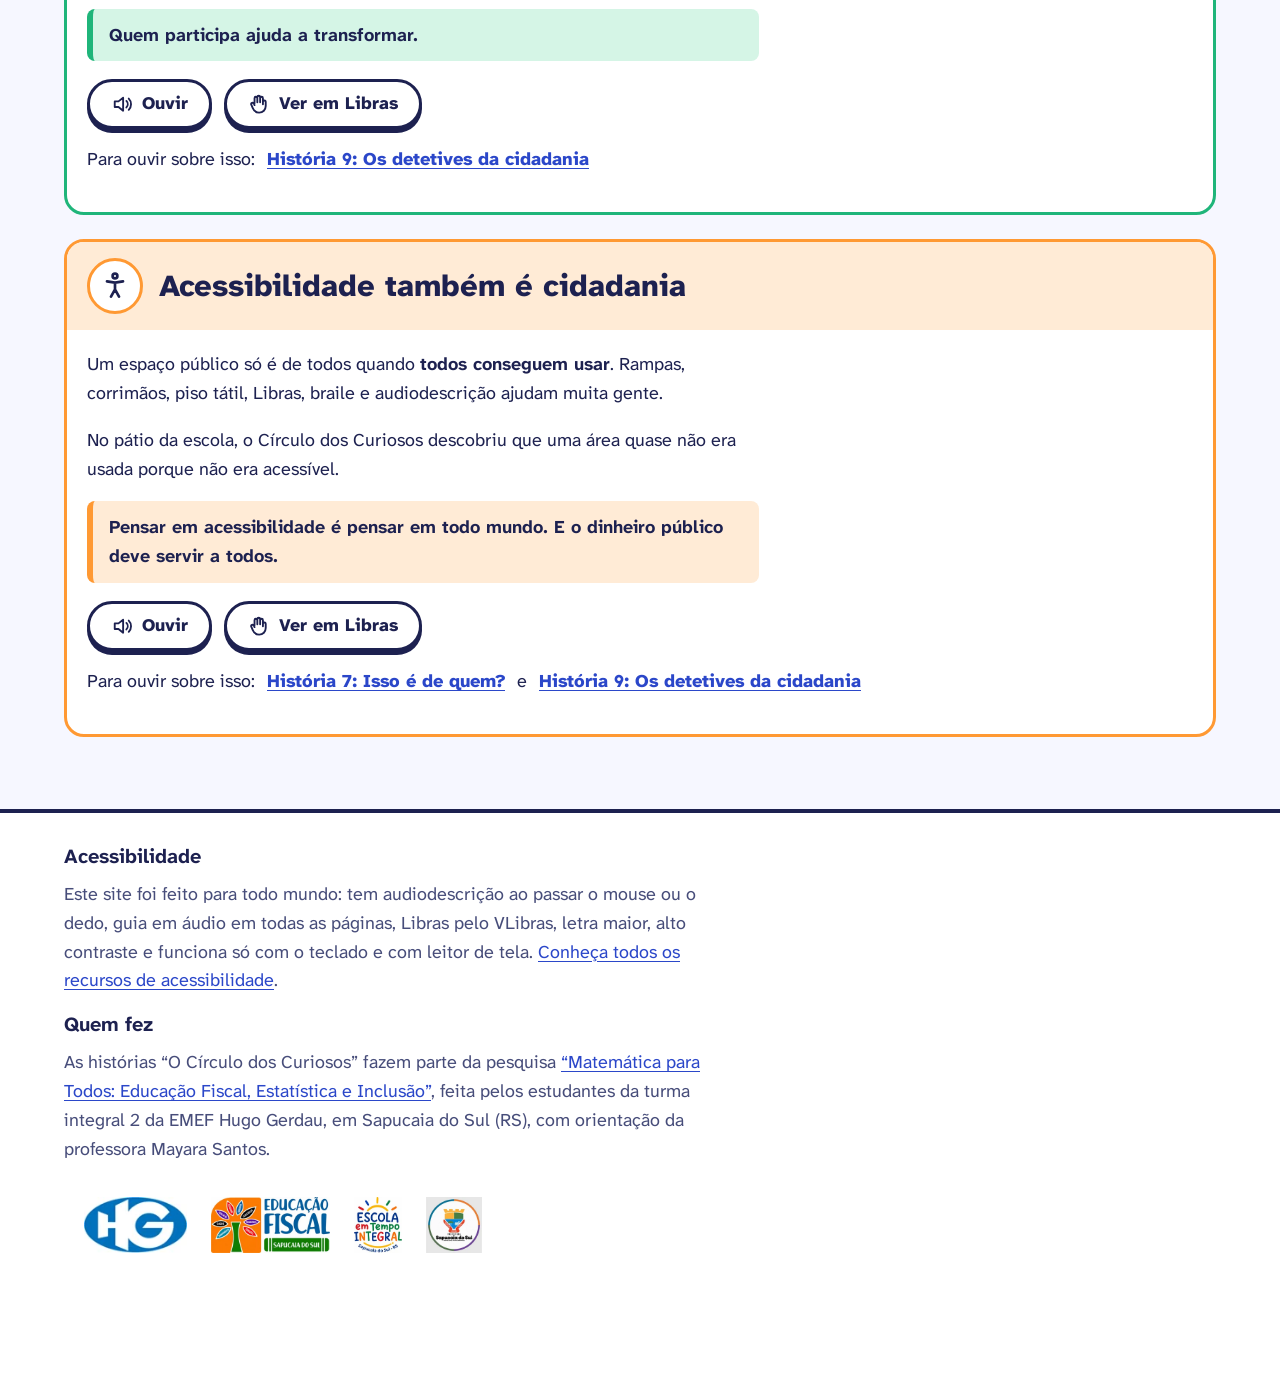
<file: aprender.html>
<!doctype html>
<html lang="pt-BR">
<head>
<meta charset="utf-8">
<meta name="viewport" content="width=device-width, initial-scale=1">
<title>Aprender: educação fiscal | O Círculo dos Curiosos</title>
<meta name="description" content="Educação fiscal explicada para crianças: tributos, nota fiscal, bem público, sonegação, corrupção e participação.">
<link rel="preconnect" href="https://fonts.googleapis.com">
<link rel="preconnect" href="https://fonts.gstatic.com" crossorigin>
<link rel="stylesheet" href="https://fonts.googleapis.com/css2?family=Atkinson+Hyperlegible+Next:ital,wght@0,400;0,700;0,800;1,400&display=swap">
<link rel="stylesheet" href="css/estilo.css">
<script>
  /* Aplica as preferências antes de desenhar a página */
  (function () {
    var r = document.documentElement;
    r.classList.add("js");
    function ler(k) { try { return localStorage.getItem("historias:" + k); } catch (e) { return null; } }
    var t = ler("tamanho"); if (t && t !== "0") r.setAttribute("data-tamanho", t);
    var e = ler("escuro");
    if (e === "1" || (e === null && window.matchMedia && matchMedia("(prefers-color-scheme: dark)").matches)) r.setAttribute("data-tema", "escuro");
    if (ler("contraste") === "1") r.setAttribute("data-contraste", "alto");
    if (ler("espaco") === "1") r.setAttribute("data-espaco", "amplo");
    if (ler("libras") === "1") r.setAttribute("data-libras", "sim");
  })();
</script>
</head>
<body>
<a class="pular" href="#audiodescricao-pagina" data-ouvir-ad>Ouvir o guia em áudio desta página</a>
<button type="button" class="pular sem-js-oculto" data-alternar-voz>Ativar a audiodescrição</button>
<a class="pular" href="#conteudo">Pular para o conteúdo</a>
<button type="button" class="botao-acess sem-js-oculto" id="abrir-acess" aria-haspopup="dialog" aria-controls="painel-acess" aria-label="Acessibilidade: audiodescrição e guia em áudio">
  <svg viewBox="0 0 24 24" aria-hidden="true" focusable="false" fill="none" stroke="currentColor" stroke-width="2.2" stroke-linecap="round" stroke-linejoin="round"><circle cx="12" cy="12" r="10"/><circle cx="12" cy="7" r="1.4" fill="currentColor"/><path d="M7 9.5l5 1 5-1M12 10.5v3.5l-2.5 4.5M12 14l2.5 4.5"/></svg><span class="botao-acess-rotulo">Acessibilidade<span class="so-leitor">: audiodescrição e guia em áudio</span></span>
</button>
<dialog class="painel-acess" id="painel-acess" aria-labelledby="titulo-painel-acess">
  <div class="painel-topo">
    <h2 id="titulo-painel-acess"><svg viewBox="0 0 24 24" aria-hidden="true" focusable="false" fill="none" stroke="currentColor" stroke-width="2.2" stroke-linecap="round" stroke-linejoin="round"><circle cx="12" cy="12" r="10"/><circle cx="12" cy="7" r="1.4" fill="currentColor"/><path d="M7 9.5l5 1 5-1M12 10.5v3.5l-2.5 4.5M12 14l2.5 4.5"/></svg>Acessibilidade</h2>
    <button type="button" class="botao-opcao" id="fechar-acess">Fechar<span class="so-leitor"> o painel de acessibilidade</span></button>
  </div>
  <section class="painel-bloco" aria-labelledby="pa-voz">
    <h3 id="pa-voz">Audiodescrição</h3>
    <p>Ative e passe o mouse ou o dedo sobre qualquer parte do site: ele fala o que é e o que acontece ao clicar. Também funciona com a tecla Tab.</p>
    <button type="button" class="botao botao-principal" data-alternar-voz><span class="rotulo">Ativar a audiodescrição</span></button>
  </section>
  <section class="painel-bloco" aria-labelledby="pa-ad">
    <h3 id="pa-ad">Guia em áudio desta página</h3>
    <p>Um áudio que conta o que tem nesta página e onde fica cada coisa. Você pode fechar o painel e continuar ouvindo.</p>
    <ul class="lista lista-ad">
<li>
<article class="historia cor-roxo" id="audiodescricao-pagina" aria-labelledby="titulo-audiodescricao-pagina" data-titulo="Guia em áudio da página Aprender" data-duracao="185.84">
  <div class="numero" aria-hidden="true"><svg class="icone-svg" viewBox="0 0 24 24" aria-hidden="true" focusable="false" fill="none" stroke="currentColor" stroke-width="2" stroke-linecap="round" stroke-linejoin="round"><path d="M4 15v-3a8 8 0 0 1 16 0v3"/><rect x="3" y="14" width="4" height="6" rx="1.5"/><rect x="17" y="14" width="4" height="6" rx="1.5"/></svg></div>
  <div class="corpo">
    <h3 id="titulo-audiodescricao-pagina">Guia da página Aprender</h3>
    
    <audio class="audio-nativo" controls preload="metadata" aria-label="Áudio: Guia em áudio da página Aprender">
      <source src="audios/audiodescricao-aprender.mp3" type="audio/mpeg">
      Seu navegador não toca áudio. <a href="audios/audiodescricao-aprender.mp3">Baixe o arquivo de Guia em áudio da página Aprender</a>.
    </audio>
    <div class="acoes sem-js-oculto">
      <button type="button" class="botao-tocar" data-estado="parado" aria-label="Ouvir: Guia em áudio da página Aprender"><svg class="icone-tocar" viewBox="0 0 24 24" aria-hidden="true" focusable="false"><path fill="currentColor" d="M8 5.5v13a1 1 0 0 0 1.5.86l10.5-6.5a1 1 0 0 0 0-1.72L9.5 4.64A1 1 0 0 0 8 5.5z"/></svg><svg class="icone-pausar" viewBox="0 0 24 24" aria-hidden="true" focusable="false"><rect fill="currentColor" x="6" y="5" width="4.2" height="14" rx="1"/><rect fill="currentColor" x="13.8" y="5" width="4.2" height="14" rx="1"/></svg><span class="rotulo">Ouvir</span></button>
      <span class="duracao"><span aria-hidden="true">3 min 6 s</span><span class="so-leitor">Duração: 3 minutos e 6 segundos</span></span>
      <button type="button" class="botao-texto" aria-expanded="false" aria-controls="texto-audiodescricao-pagina"><span class="rotulo">Ler o texto</span><span class="so-leitor"> de Guia em áudio da página Aprender</span><svg viewBox="0 0 24 24" aria-hidden="true" focusable="false"><path fill="none" stroke="currentColor" stroke-width="2.6" stroke-linecap="round" stroke-linejoin="round" d="M6 9l6 6 6-6"/></svg></button>
    </div>
    <div class="player" hidden>
      <div class="barra">
        <input type="range" class="posicao" min="0" max="186" step="1" value="0" aria-label="Posição em Guia em áudio da página Aprender">
        <span class="tempo" aria-hidden="true">0:00 / 3:05</span>
      </div>
      <p class="situacao-libras" hidden></p>
      <div class="ajustes">
        <button type="button" class="botao-opcao voltar" aria-label="Voltar 10 segundos">− 10 s</button>
        <button type="button" class="botao-opcao avancar" aria-label="Avançar 10 segundos">+ 10 s</button>
        <label for="vel-audiodescricao-pagina">Velocidade</label>
        <select id="vel-audiodescricao-pagina" class="velocidade">
          <option value="0.75">Mais devagar (0,75×)</option>
          <option value="1">Normal (1×)</option>
          <option value="1.25">Mais rápido (1,25×)</option>
          <option value="1.5">Rápido (1,5×)</option>
        </select>
        <a class="botao-opcao" href="audios/audiodescricao-aprender.mp3" download>Baixar áudio<span class="so-leitor"> de Guia em áudio da página Aprender</span></a>
      </div>
    </div>
    <div class="texto" id="texto-audiodescricao-pagina" role="region" aria-label="Texto de Guia em áudio da página Aprender" tabindex="0" hidden><p><span class="trecho" data-inicio="0.3" data-fim="2.74">Guia em áudio da página Aprender.</span> <span class="trecho" data-inicio="3.49" data-fim="8.69">Aqui estão os assuntos de educação fiscal explicados em partes curtas.</span> <span class="trecho" data-inicio="9.44" data-fim="12.9">A parte de cima é igual em todas as páginas.</span> <span class="trecho" data-inicio="13.25" data-fim="22.97">Os três primeiros itens são atalhos que só aparecem quando recebem o foco: Ouvir o guia em áudio desta página, Ativar a audiodescrição e Pular para o conteúdo.</span> <span class="trecho" data-inicio="23.32" data-fim="26.28">Logo depois vem o botão Acessibilidade.</span> <span class="trecho" data-inicio="26.63" data-fim="31.12">Ele fica sempre no lado direito da tela, um pouco acima do meio.</span></p><p><span class="trecho" data-inicio="31.47" data-fim="36.25">É redondo e roxo, com o desenho de uma pessoa de braços abertos.</span> <span class="trecho" data-inicio="36.6" data-fim="44.31">Ele abre o painel de acessibilidade, onde ficam o botão Ativar a audiodescrição, este guia em áudio e o VLibras.</span> <span class="trecho" data-inicio="44.66" data-fim="47.66">Para fechar o painel, aperte Esc.</span> <span class="trecho" data-inicio="48.01" data-fim="51.86">Se você fechar o painel, o guia continua tocando.</span> <span class="trecho" data-inicio="52.21" data-fim="66.19">Depois vem o cabeçalho, com o link O Círculo dos Curiosos, no canto de cima, à esquerda, e o menu com seis links: Histórias, Aprender, Quiz, Criar história, Pesquisa e Acessibilidade.</span></p><p><span class="trecho" data-inicio="66.54" data-fim="76.12">Embaixo do menu fica a faixa Para ler melhor, com os botões para diminuir e aumentar a letra, Contraste, Escuro, Espaçar linhas e Audiodescrição.</span> <span class="trecho" data-inicio="76.87" data-fim="83.56">O conteúdo principal começa com o título Aprender sobre educação fiscal, com um traço verde embaixo.</span> <span class="trecho" data-inicio="84.31" data-fim="89.96">Logo abaixo, uma fileira de etiquetas coloridas tem nove links, um para cada assunto.</span> <span class="trecho" data-inicio="90.31" data-fim="93.14">Eles levam direto ao assunto escolhido.</span> <span class="trecho" data-inicio="93.89" data-fim="99.65">Os nove assuntos vêm em seguida, cada um num cartão grande, com uma cor e uma borda grossa.</span></p><p><span class="trecho" data-inicio="100.0" data-fim="102.59">Cada assunto tem o seu próprio título.</span> <span class="trecho" data-inicio="102.94" data-fim="107.6">Com o leitor de tela, use a tecla H para ir de um assunto a outro.</span> <span class="trecho" data-inicio="107.95" data-fim="122.3">Os assuntos são, nesta ordem: O que é educação fiscal, Tributos, A viagem do dinheiro público, Cadê a nota, Isso é de quem, Sonegação, Corrupção, Fiscalizar é participar e Acessibilidade também é cidadania.</span> <span class="trecho" data-inicio="123.05" data-fim="140.53">No topo de cada cartão há um ícone desenhado com linhas, dentro de um círculo branco: uma lupa, moedas, um caminho com setas, uma nota fiscal, um banco de praça, um cadeado, um presente, um megafone e o símbolo da acessibilidade, uma pessoa de braços abertos.</span></p><p><span class="trecho" data-inicio="140.88" data-fim="147.77">Dentro do cartão vêm textos curtos, listas e uma frase importante em destaque, numa faixa colorida.</span> <span class="trecho" data-inicio="148.52" data-fim="157.34">No fim de cada cartão há dois botões: Ouvir, que lê o assunto em voz alta, e Ver em Libras, que abre o avatar de Libras.</span> <span class="trecho" data-inicio="157.69" data-fim="161.57">Depois deles vem um link para a história que fala do assunto.</span> <span class="trecho" data-inicio="162.32" data-fim="171.09">No fim da página fica o rodapé, com o link Conheça todos os recursos de acessibilidade e as informações sobre quem fez o projeto.</span></p><p><span class="trecho" data-inicio="171.44" data-fim="181.07">No lado direito da tela, logo abaixo do botão Acessibilidade, fica o botão azul do VLibras, que abre um avatar para traduzir o site para Libras.</span> <span class="trecho" data-inicio="181.42" data-fim="185.09">Com o teclado, ele é o último item da página.</span></p><p class="aviso">Texto do guia em áudio desta página.</p></div>
    
    
  </div>
</article>
</li></ul>
  </section>
  <section class="painel-bloco" aria-labelledby="pa-libras">
    <h3 id="pa-libras">Libras</h3>
    <p>O avatar do VLibras traduz o texto da página para Libras.</p>
    <button type="button" class="botao" data-abrir-vlibras>Abrir o VLibras</button>
  </section>
  <section class="painel-bloco" aria-labelledby="pa-atalhos">
    <h3 id="pa-atalhos">Atalhos do teclado</h3>
    <dl class="atalhos-painel">
      <div><dt><kbd>Alt</kbd> + <kbd>Shift</kbd> + <kbd>D</kbd></dt><dd>Ativa ou desativa a audiodescrição.</dd></div>
      <div><dt><kbd>Alt</kbd> + <kbd>Shift</kbd> + <kbd>A</kbd></dt><dd>Abre este painel e toca o guia em áudio.</dd></div>
      <div><dt><kbd>Esc</kbd></dt><dd>Fecha este painel e cala a voz.</dd></div>
    </dl>
    <p><a href="acessibilidade.html">Ver todos os recursos de acessibilidade</a></p>
  </section>
</dialog>

<header class="topo">
  <div class="envoltorio">
    <a class="marca" href="index.html"><svg viewBox="0 0 48 48" aria-hidden="true" focusable="false"><circle cx="24.0" cy="6.0" r="4.6" style="fill:var(--coral)"/><circle cx="34.6" cy="9.4" r="4.6" style="fill:var(--azul)"/><circle cx="41.1" cy="18.4" r="4.6" style="fill:var(--verde)"/><circle cx="41.1" cy="29.6" r="4.6" style="fill:var(--laranja)"/><circle cx="34.6" cy="38.6" r="4.6" style="fill:var(--rosa)"/><circle cx="24.0" cy="42.0" r="4.6" style="fill:var(--roxo)"/><circle cx="13.4" cy="38.6" r="4.6" style="fill:var(--azul)"/><circle cx="6.9" cy="29.6" r="4.6" style="fill:var(--coral)"/><circle cx="6.9" cy="18.4" r="4.6" style="fill:var(--verde)"/><circle cx="13.4" cy="9.4" r="4.6" style="fill:var(--laranja)"/><circle cx="22.5" cy="22.5" r="6" fill="none" stroke="currentColor" stroke-width="3"/><path d="M27 27 31 31" stroke="currentColor" stroke-width="3" stroke-linecap="round"/></svg>O Círculo dos Curiosos</a>
    <nav class="menu" aria-label="Páginas do site"><ul><li class="cor-azul"><a href="index.html"><span class="bolinha" aria-hidden="true"></span>Histórias</a></li><li class="cor-verde"><a href="aprender.html" aria-current="page"><span class="bolinha" aria-hidden="true"></span>Aprender</a></li><li class="cor-laranja"><a href="quiz.html"><span class="bolinha" aria-hidden="true"></span>Quiz</a></li><li class="cor-rosa"><a href="criar.html"><span class="bolinha" aria-hidden="true"></span>Criar história</a></li><li class="cor-roxo"><a href="pesquisa.html"><span class="bolinha" aria-hidden="true"></span>Pesquisa</a></li><li class="cor-coral"><a href="acessibilidade.html"><span class="bolinha" aria-hidden="true"></span>Acessibilidade</a></li></ul></nav>
  </div>
</header>
<div class="barra-opcoes sem-js-oculto">
  <div class="envoltorio">
    <fieldset class="opcoes">
      <legend>Para ler melhor:</legend>
      <button type="button" class="botao-opcao" id="texto-menor" aria-label="Diminuir o texto">A−</button>
      <button type="button" class="botao-opcao" id="texto-maior" aria-label="Aumentar o texto">A+</button>
      <button type="button" class="botao-opcao" id="alto-contraste" aria-pressed="false">
        <svg viewBox="0 0 24 24" aria-hidden="true" focusable="false"><circle cx="12" cy="12" r="9" fill="none" stroke="currentColor" stroke-width="2.2"/><path d="M12 3a9 9 0 0 1 0 18z" fill="currentColor"/></svg>
        Contraste
      </button>
      <button type="button" class="botao-opcao" id="modo-escuro" aria-pressed="false">
        <svg viewBox="0 0 24 24" aria-hidden="true" focusable="false"><path d="M20 14.5A8.5 8.5 0 0 1 9.5 4a8.5 8.5 0 1 0 10.5 10.5z" fill="none" stroke="currentColor" stroke-width="2.2" stroke-linejoin="round"/></svg>
        Escuro
      </button>
      <button type="button" class="botao-opcao" id="espacamento" aria-pressed="false">
        <svg viewBox="0 0 24 24" aria-hidden="true" focusable="false"><path d="M4 6h16M4 12h16M4 18h16" fill="none" stroke="currentColor" stroke-width="2.2" stroke-linecap="round"/></svg>
        Espaçar linhas
      </button>
      <button type="button" class="botao-opcao" id="voz-site" aria-pressed="false">
        <svg viewBox="0 0 24 24" aria-hidden="true" focusable="false"><path d="M4 9v6h4l5 4V5L8 9z" fill="none" stroke="currentColor" stroke-width="2.2" stroke-linejoin="round"/><path d="M16.5 8.5a5 5 0 0 1 0 7M19 6a8.5 8.5 0 0 1 0 12" fill="none" stroke="currentColor" stroke-width="2.2" stroke-linecap="round"/></svg>
        Audiodescrição
      </button>
    </fieldset>
  </div>
</div>

<main id="conteudo" tabindex="-1">
  <div class="envoltorio">

    <section class="secao cor-verde" aria-labelledby="h-aprender">
      <h1 class="titulo-secao" id="h-aprender">Aprender sobre educação fiscal</h1>
      <p class="descricao">Tudo o que o Círculo dos Curiosos descobriu, explicado em partes curtas. Cada parte pode ser ouvida e vista em Libras, e indica a história que fala do assunto.</p>
      <nav aria-label="Assuntos desta página"><ul class="indice-assuntos"><li class="cor-azul"><a href="#o-que-e">O que é educação fiscal?</a></li><li class="cor-verde"><a href="#tributos">Tributos: impostos, taxas e contribuições</a></li><li class="cor-laranja"><a href="#viagem">A viagem do dinheiro público</a></li><li class="cor-rosa"><a href="#nota">Cadê a nota? A nota fiscal</a></li><li class="cor-azul"><a href="#bem-publico">Isso é de quem? O bem público</a></li><li class="cor-roxo"><a href="#sonegacao">Sonegação: o segredo que prejudica todos</a></li><li class="cor-coral"><a href="#corrupcao">Corrupção: o favor que não é favor</a></li><li class="cor-verde"><a href="#fiscalizar">Fiscalizar é participar</a></li><li class="cor-laranja"><a href="#acessibilidade">Acessibilidade também é cidadania</a></li></ul></nav>
      <div class="assuntos">
      <article class="assunto cor-azul" id="o-que-e" aria-labelledby="h-o-que-e">
        <div class="assunto-topo"><span class="icone"><svg class="icone-svg" viewBox="0 0 24 24" aria-hidden="true" focusable="false" fill="none" stroke="currentColor" stroke-width="2" stroke-linecap="round" stroke-linejoin="round"><circle cx="10.5" cy="10.5" r="6.5"/><path d="M15.5 15.5 21 21"/></svg></span><h2 id="h-o-que-e">O que é educação fiscal?</h2></div>
        <div class="assunto-corpo">
          <div id="texto-o-que-e">
<p>Educação fiscal é aprender de onde vem e para onde vai o dinheiro que cuida da cidade, do estado e do país.</p>
<p>Esse dinheiro se chama <strong>dinheiro público</strong>, porque é de todos. Ele paga escolas, merenda, postos de saúde, praças, ruas iluminadas e muito mais.</p>
<p class="destaque">Quem entende como isso funciona consegue fazer perguntas, cuidar do que é de todos e participar das decisões. Isso é cidadania.</p></div>
          <div class="assunto-acoes sem-js-oculto">
            <button type="button" class="botao" data-ouvir="texto-o-que-e"><svg class="icone-svg" viewBox="0 0 24 24" aria-hidden="true" focusable="false" fill="none" stroke="currentColor" stroke-width="2" stroke-linecap="round" stroke-linejoin="round"><path d="M4 9v6h4l5 4V5L8 9z"/><path d="M16.5 8.5a5 5 0 0 1 0 7M19 6a8.5 8.5 0 0 1 0 12"/></svg><span class="rotulo">Ouvir</span><span class="so-leitor"> O que é educação fiscal?</span></button>
            <button type="button" class="botao" data-libras="texto-o-que-e"><svg class="icone-svg" viewBox="0 0 24 24" aria-hidden="true" focusable="false" fill="none" stroke="currentColor" stroke-width="2" stroke-linecap="round" stroke-linejoin="round"><path d="M7 11V5.5a1.5 1.5 0 0 1 3 0V10M10 10V4.5a1.5 1.5 0 0 1 3 0V10M13 10V5.5a1.5 1.5 0 0 1 3 0V12M16 9.5a1.5 1.5 0 0 1 3 0V14c0 4-3 7-7 7s-6-2.5-7-5l-1.5-3.5a1.5 1.5 0 0 1 2.7-1.3L7 13"/></svg>Ver em Libras<span class="so-leitor">: O que é educação fiscal?</span></button>
          </div>
          <p class="assunto-acoes">Para ouvir sobre isso: <a class="ligacao-historia" href="index.html#historia-1">História 1: A pergunta que ninguém esperava</a> e <a class="ligacao-historia" href="index.html#historia-10">História 10: O círculo continua</a></p>
        </div>
      </article>
      <article class="assunto cor-verde" id="tributos" aria-labelledby="h-tributos">
        <div class="assunto-topo"><span class="icone"><svg class="icone-svg" viewBox="0 0 24 24" aria-hidden="true" focusable="false" fill="none" stroke="currentColor" stroke-width="2" stroke-linecap="round" stroke-linejoin="round"><ellipse cx="9" cy="7" rx="6" ry="3"/><path d="M3 7v4c0 1.7 2.7 3 6 3s6-1.3 6-3V7"/><path d="M9 14v3c0 1.7 2.7 3 6 3s6-1.3 6-3v-4c0-1.7-2.7-3-6-3"/></svg></span><h2 id="h-tributos">Tributos: impostos, taxas e contribuições</h2></div>
        <div class="assunto-corpo">
          <div id="texto-tributos">
<p><strong>Tributos</strong> são pagamentos obrigatórios, escritos na lei, que as pessoas e as empresas fazem ao governo. Eles existem em três tipos principais:</p>
<ul>
<li><strong>Impostos:</strong> ajudam a pagar vários serviços ao mesmo tempo. Exemplos: o IPTU, das casas e terrenos; o IPVA, dos carros e motos; e o ICMS, que vem escondido no preço de muitas compras.</li>
<li><strong>Taxas:</strong> são pagas por um serviço específico, como a coleta de lixo ou tirar um documento.</li>
<li><strong>Contribuições:</strong> têm um destino especial, como a previdência social, que paga as aposentadorias.</li>
</ul>
<p class="destaque">Todo imposto é tributo, mas nem todo tributo é imposto. Parece pegadinha, como disse o Círculo dos Curiosos!</p></div>
          <div class="assunto-acoes sem-js-oculto">
            <button type="button" class="botao" data-ouvir="texto-tributos"><svg class="icone-svg" viewBox="0 0 24 24" aria-hidden="true" focusable="false" fill="none" stroke="currentColor" stroke-width="2" stroke-linecap="round" stroke-linejoin="round"><path d="M4 9v6h4l5 4V5L8 9z"/><path d="M16.5 8.5a5 5 0 0 1 0 7M19 6a8.5 8.5 0 0 1 0 12"/></svg><span class="rotulo">Ouvir</span><span class="so-leitor"> Tributos: impostos, taxas e contribuições</span></button>
            <button type="button" class="botao" data-libras="texto-tributos"><svg class="icone-svg" viewBox="0 0 24 24" aria-hidden="true" focusable="false" fill="none" stroke="currentColor" stroke-width="2" stroke-linecap="round" stroke-linejoin="round"><path d="M7 11V5.5a1.5 1.5 0 0 1 3 0V10M10 10V4.5a1.5 1.5 0 0 1 3 0V10M13 10V5.5a1.5 1.5 0 0 1 3 0V12M16 9.5a1.5 1.5 0 0 1 3 0V14c0 4-3 7-7 7s-6-2.5-7-5l-1.5-3.5a1.5 1.5 0 0 1 2.7-1.3L7 13"/></svg>Ver em Libras<span class="so-leitor">: Tributos: impostos, taxas e contribuições</span></button>
          </div>
          <p class="assunto-acoes">Para ouvir sobre isso: <a class="ligacao-historia" href="index.html#historia-2">História 2: O dinheiro que vai e volta</a> e <a class="ligacao-historia" href="index.html#historia-3">História 3: Afinal, o que são impostos?</a></p>
        </div>
      </article>
      <article class="assunto cor-laranja" id="viagem" aria-labelledby="h-viagem">
        <div class="assunto-topo"><span class="icone"><svg class="icone-svg" viewBox="0 0 24 24" aria-hidden="true" focusable="false" fill="none" stroke="currentColor" stroke-width="2" stroke-linecap="round" stroke-linejoin="round"><circle cx="6" cy="18" r="3"/><circle cx="18" cy="6" r="3"/><path d="M9 18h5a4 4 0 0 0 0-8h-4a4 4 0 0 1 0-8h5"/></svg></span><h2 id="h-viagem">A viagem do dinheiro público</h2></div>
        <div class="assunto-corpo">
          <div id="texto-viagem">
<p>Lembra da moeda da Bia? Veja, passo a passo, o caminho que o dinheiro público faz:</p>
<ol>
<li>As pessoas compram, trabalham e têm casas e carros. Parte disso vira tributo.</li>
<li>O governo <strong>arrecada</strong>: junta os tributos pagos por todo mundo.</li>
<li>O governo <strong>planeja</strong> os gastos num plano chamado orçamento, que precisa ser aprovado pelos vereadores, deputados e senadores, escolhidos pelo voto.</li>
<li>O dinheiro vira <strong>serviço</strong>: escola, merenda, vacina, posto de saúde, ônibus, praça, rampa.</li>
<li>Todo mundo pode <strong>acompanhar</strong> se o dinheiro foi bem usado.</li>
</ol>
<p class="destaque">Atenção: uma moeda não vai direto para uma escola. O dinheiro de todos é juntado e depois dividido conforme o planejamento.</p></div>
          <div class="assunto-acoes sem-js-oculto">
            <button type="button" class="botao" data-ouvir="texto-viagem"><svg class="icone-svg" viewBox="0 0 24 24" aria-hidden="true" focusable="false" fill="none" stroke="currentColor" stroke-width="2" stroke-linecap="round" stroke-linejoin="round"><path d="M4 9v6h4l5 4V5L8 9z"/><path d="M16.5 8.5a5 5 0 0 1 0 7M19 6a8.5 8.5 0 0 1 0 12"/></svg><span class="rotulo">Ouvir</span><span class="so-leitor"> A viagem do dinheiro público</span></button>
            <button type="button" class="botao" data-libras="texto-viagem"><svg class="icone-svg" viewBox="0 0 24 24" aria-hidden="true" focusable="false" fill="none" stroke="currentColor" stroke-width="2" stroke-linecap="round" stroke-linejoin="round"><path d="M7 11V5.5a1.5 1.5 0 0 1 3 0V10M10 10V4.5a1.5 1.5 0 0 1 3 0V10M13 10V5.5a1.5 1.5 0 0 1 3 0V12M16 9.5a1.5 1.5 0 0 1 3 0V14c0 4-3 7-7 7s-6-2.5-7-5l-1.5-3.5a1.5 1.5 0 0 1 2.7-1.3L7 13"/></svg>Ver em Libras<span class="so-leitor">: A viagem do dinheiro público</span></button>
          </div>
          <p class="assunto-acoes">Para ouvir sobre isso: <a class="ligacao-historia" href="index.html#historia-4">História 4: A viagem de uma moeda</a></p>
        </div>
      </article>
      <article class="assunto cor-rosa" id="nota" aria-labelledby="h-nota">
        <div class="assunto-topo"><span class="icone"><svg class="icone-svg" viewBox="0 0 24 24" aria-hidden="true" focusable="false" fill="none" stroke="currentColor" stroke-width="2" stroke-linecap="round" stroke-linejoin="round"><path d="M6 3h12v18l-2-1.5L14 21l-2-1.5L10 21l-2-1.5L6 21z"/><path d="M9 8h6M9 12h6M9 16h3"/></svg></span><h2 id="h-nota">Cadê a nota? A nota fiscal</h2></div>
        <div class="assunto-corpo">
          <div id="texto-nota">
<p>A <strong>nota fiscal</strong> é o papel (ou o arquivo no celular) que registra uma compra: o que foi comprado, quanto custou e quem vendeu.</p>
<ul>
<li>Ela ajuda a trocar um produto com defeito e a usar a garantia.</li>
<li>Ela mostra que a venda foi registrada. Assim, os tributos daquela compra chegam aos cofres públicos.</li>
<li>Por lei, a nota precisa mostrar quanto do preço é tributo. Procure essa informação na próxima nota da sua família!</li>
</ul>
<p class="destaque">Pedir a nota fiscal é uma atitude simples de cidadania.</p></div>
          <div class="assunto-acoes sem-js-oculto">
            <button type="button" class="botao" data-ouvir="texto-nota"><svg class="icone-svg" viewBox="0 0 24 24" aria-hidden="true" focusable="false" fill="none" stroke="currentColor" stroke-width="2" stroke-linecap="round" stroke-linejoin="round"><path d="M4 9v6h4l5 4V5L8 9z"/><path d="M16.5 8.5a5 5 0 0 1 0 7M19 6a8.5 8.5 0 0 1 0 12"/></svg><span class="rotulo">Ouvir</span><span class="so-leitor"> Cadê a nota? A nota fiscal</span></button>
            <button type="button" class="botao" data-libras="texto-nota"><svg class="icone-svg" viewBox="0 0 24 24" aria-hidden="true" focusable="false" fill="none" stroke="currentColor" stroke-width="2" stroke-linecap="round" stroke-linejoin="round"><path d="M7 11V5.5a1.5 1.5 0 0 1 3 0V10M10 10V4.5a1.5 1.5 0 0 1 3 0V10M13 10V5.5a1.5 1.5 0 0 1 3 0V12M16 9.5a1.5 1.5 0 0 1 3 0V14c0 4-3 7-7 7s-6-2.5-7-5l-1.5-3.5a1.5 1.5 0 0 1 2.7-1.3L7 13"/></svg>Ver em Libras<span class="so-leitor">: Cadê a nota? A nota fiscal</span></button>
          </div>
          <p class="assunto-acoes">Para ouvir sobre isso: <a class="ligacao-historia" href="index.html#historia-5">História 5: Cadê a nota?</a></p>
        </div>
      </article>
      <article class="assunto cor-azul" id="bem-publico" aria-labelledby="h-bem-publico">
        <div class="assunto-topo"><span class="icone"><svg class="icone-svg" viewBox="0 0 24 24" aria-hidden="true" focusable="false" fill="none" stroke="currentColor" stroke-width="2" stroke-linecap="round" stroke-linejoin="round"><path d="M3 11h18M5 11v8M19 11v8M4 7h16l-1 4H5z"/><path d="M8 15h8"/></svg></span><h2 id="h-bem-publico">Isso é de quem? O bem público</h2></div>
        <div class="assunto-corpo">
          <div id="texto-bem-publico">
<p><strong>Bem público</strong> é aquilo que pertence a todos: a escola, a praça, a lixeira, o ônibus, a rua, o parque, a biblioteca.</p>
<p>É nosso, mas não é de ninguém em particular. Se cada pessoa pensar “não é meu”, ninguém cuida.</p>
<p class="destaque">Cuidar do que é público também economiza o dinheiro de todos: o que é estragado precisa ser consertado com recursos públicos.</p></div>
          <div class="assunto-acoes sem-js-oculto">
            <button type="button" class="botao" data-ouvir="texto-bem-publico"><svg class="icone-svg" viewBox="0 0 24 24" aria-hidden="true" focusable="false" fill="none" stroke="currentColor" stroke-width="2" stroke-linecap="round" stroke-linejoin="round"><path d="M4 9v6h4l5 4V5L8 9z"/><path d="M16.5 8.5a5 5 0 0 1 0 7M19 6a8.5 8.5 0 0 1 0 12"/></svg><span class="rotulo">Ouvir</span><span class="so-leitor"> Isso é de quem? O bem público</span></button>
            <button type="button" class="botao" data-libras="texto-bem-publico"><svg class="icone-svg" viewBox="0 0 24 24" aria-hidden="true" focusable="false" fill="none" stroke="currentColor" stroke-width="2" stroke-linecap="round" stroke-linejoin="round"><path d="M7 11V5.5a1.5 1.5 0 0 1 3 0V10M10 10V4.5a1.5 1.5 0 0 1 3 0V10M13 10V5.5a1.5 1.5 0 0 1 3 0V12M16 9.5a1.5 1.5 0 0 1 3 0V14c0 4-3 7-7 7s-6-2.5-7-5l-1.5-3.5a1.5 1.5 0 0 1 2.7-1.3L7 13"/></svg>Ver em Libras<span class="so-leitor">: Isso é de quem? O bem público</span></button>
          </div>
          <p class="assunto-acoes">Para ouvir sobre isso: <a class="ligacao-historia" href="index.html#historia-7">História 7: Isso é de quem?</a></p>
        </div>
      </article>
      <article class="assunto cor-roxo" id="sonegacao" aria-labelledby="h-sonegacao">
        <div class="assunto-topo"><span class="icone"><svg class="icone-svg" viewBox="0 0 24 24" aria-hidden="true" focusable="false" fill="none" stroke="currentColor" stroke-width="2" stroke-linecap="round" stroke-linejoin="round"><rect x="5" y="10" width="14" height="10" rx="2"/><path d="M8 10V7a4 4 0 0 1 8 0v3"/><path d="M12 14v2"/></svg></span><h2 id="h-sonegacao">Sonegação: o segredo que prejudica todos</h2></div>
        <div class="assunto-corpo">
          <div id="texto-sonegacao">
<p><strong>Sonegar</strong> é esconder vendas ou informações de propósito para não pagar os tributos.</p>
<p>É diferente de um erro: quem erra não tinha a intenção de esconder nada.</p>
<p class="destaque">Quando alguém sonega, falta dinheiro para escolas, hospitais e outros serviços. A escolha de uma pessoa tem consequência para todo mundo.</p></div>
          <div class="assunto-acoes sem-js-oculto">
            <button type="button" class="botao" data-ouvir="texto-sonegacao"><svg class="icone-svg" viewBox="0 0 24 24" aria-hidden="true" focusable="false" fill="none" stroke="currentColor" stroke-width="2" stroke-linecap="round" stroke-linejoin="round"><path d="M4 9v6h4l5 4V5L8 9z"/><path d="M16.5 8.5a5 5 0 0 1 0 7M19 6a8.5 8.5 0 0 1 0 12"/></svg><span class="rotulo">Ouvir</span><span class="so-leitor"> Sonegação: o segredo que prejudica todos</span></button>
            <button type="button" class="botao" data-libras="texto-sonegacao"><svg class="icone-svg" viewBox="0 0 24 24" aria-hidden="true" focusable="false" fill="none" stroke="currentColor" stroke-width="2" stroke-linecap="round" stroke-linejoin="round"><path d="M7 11V5.5a1.5 1.5 0 0 1 3 0V10M10 10V4.5a1.5 1.5 0 0 1 3 0V10M13 10V5.5a1.5 1.5 0 0 1 3 0V12M16 9.5a1.5 1.5 0 0 1 3 0V14c0 4-3 7-7 7s-6-2.5-7-5l-1.5-3.5a1.5 1.5 0 0 1 2.7-1.3L7 13"/></svg>Ver em Libras<span class="so-leitor">: Sonegação: o segredo que prejudica todos</span></button>
          </div>
          <p class="assunto-acoes">Para ouvir sobre isso: <a class="ligacao-historia" href="index.html#historia-6">História 6: O segredo escondido</a></p>
        </div>
      </article>
      <article class="assunto cor-coral" id="corrupcao" aria-labelledby="h-corrupcao">
        <div class="assunto-topo"><span class="icone"><svg class="icone-svg" viewBox="0 0 24 24" aria-hidden="true" focusable="false" fill="none" stroke="currentColor" stroke-width="2" stroke-linecap="round" stroke-linejoin="round"><rect x="4" y="9" width="16" height="11" rx="1.5"/><path d="M3 9h18M12 9v11"/><path d="M12 9c-1.5-3-5-4-5-1.5S10 9 12 9c2 0 5 .5 5-1.5S13.5 6 12 9z"/><path d="M4 4l16 16"/></svg></span><h2 id="h-corrupcao">Corrupção: o favor que não é favor</h2></div>
        <div class="assunto-corpo">
          <div id="texto-corrupcao">
<p><strong>Corrupção</strong> é oferecer ou receber uma vantagem que não é certa, ligada a um cargo ou a um poder. Pode ser dinheiro, um presente ou um “favorzinho”.</p>
<p>A corrupção desvia o que é de todos e prejudica o interesse coletivo.</p>
<p class="destaque">Ser honesto nas pequenas coisas, como respeitar a fila e devolver o troco que veio a mais, também ajuda a construir uma cultura de cidadania.</p></div>
          <div class="assunto-acoes sem-js-oculto">
            <button type="button" class="botao" data-ouvir="texto-corrupcao"><svg class="icone-svg" viewBox="0 0 24 24" aria-hidden="true" focusable="false" fill="none" stroke="currentColor" stroke-width="2" stroke-linecap="round" stroke-linejoin="round"><path d="M4 9v6h4l5 4V5L8 9z"/><path d="M16.5 8.5a5 5 0 0 1 0 7M19 6a8.5 8.5 0 0 1 0 12"/></svg><span class="rotulo">Ouvir</span><span class="so-leitor"> Corrupção: o favor que não é favor</span></button>
            <button type="button" class="botao" data-libras="texto-corrupcao"><svg class="icone-svg" viewBox="0 0 24 24" aria-hidden="true" focusable="false" fill="none" stroke="currentColor" stroke-width="2" stroke-linecap="round" stroke-linejoin="round"><path d="M7 11V5.5a1.5 1.5 0 0 1 3 0V10M10 10V4.5a1.5 1.5 0 0 1 3 0V10M13 10V5.5a1.5 1.5 0 0 1 3 0V12M16 9.5a1.5 1.5 0 0 1 3 0V14c0 4-3 7-7 7s-6-2.5-7-5l-1.5-3.5a1.5 1.5 0 0 1 2.7-1.3L7 13"/></svg>Ver em Libras<span class="so-leitor">: Corrupção: o favor que não é favor</span></button>
          </div>
          <p class="assunto-acoes">Para ouvir sobre isso: <a class="ligacao-historia" href="index.html#historia-8">História 8: O favor</a></p>
        </div>
      </article>
      <article class="assunto cor-verde" id="fiscalizar" aria-labelledby="h-fiscalizar">
        <div class="assunto-topo"><span class="icone"><svg class="icone-svg" viewBox="0 0 24 24" aria-hidden="true" focusable="false" fill="none" stroke="currentColor" stroke-width="2" stroke-linecap="round" stroke-linejoin="round"><path d="M3 10v4l3 1 2 5h3l-2-4.3L19 19V5L6 9z"/><path d="M21 10v4"/></svg></span><h2 id="h-fiscalizar">Fiscalizar é participar</h2></div>
        <div class="assunto-corpo">
          <div id="texto-fiscalizar">
<p>Fiscalizar não é procurar culpados. É <strong>acompanhar, perguntar, buscar informações e participar</strong>.</p>
<ul>
<li>Qualquer pessoa pode ver como o dinheiro público é gasto. O governo federal mostra os gastos no <a href="https://portaldatransparencia.gov.br/" rel="noopener">Portal da Transparência</a>, e os estados e as prefeituras também têm os seus portais.</li>
<li>Na escola, dá para participar do grêmio estudantil, do conselho escolar e de campanhas, como fez o Círculo dos Curiosos.</li>
</ul>
<p class="destaque">Quem participa ajuda a transformar.</p></div>
          <div class="assunto-acoes sem-js-oculto">
            <button type="button" class="botao" data-ouvir="texto-fiscalizar"><svg class="icone-svg" viewBox="0 0 24 24" aria-hidden="true" focusable="false" fill="none" stroke="currentColor" stroke-width="2" stroke-linecap="round" stroke-linejoin="round"><path d="M4 9v6h4l5 4V5L8 9z"/><path d="M16.5 8.5a5 5 0 0 1 0 7M19 6a8.5 8.5 0 0 1 0 12"/></svg><span class="rotulo">Ouvir</span><span class="so-leitor"> Fiscalizar é participar</span></button>
            <button type="button" class="botao" data-libras="texto-fiscalizar"><svg class="icone-svg" viewBox="0 0 24 24" aria-hidden="true" focusable="false" fill="none" stroke="currentColor" stroke-width="2" stroke-linecap="round" stroke-linejoin="round"><path d="M7 11V5.5a1.5 1.5 0 0 1 3 0V10M10 10V4.5a1.5 1.5 0 0 1 3 0V10M13 10V5.5a1.5 1.5 0 0 1 3 0V12M16 9.5a1.5 1.5 0 0 1 3 0V14c0 4-3 7-7 7s-6-2.5-7-5l-1.5-3.5a1.5 1.5 0 0 1 2.7-1.3L7 13"/></svg>Ver em Libras<span class="so-leitor">: Fiscalizar é participar</span></button>
          </div>
          <p class="assunto-acoes">Para ouvir sobre isso: <a class="ligacao-historia" href="index.html#historia-9">História 9: Os detetives da cidadania</a></p>
        </div>
      </article>
      <article class="assunto cor-laranja" id="acessibilidade" aria-labelledby="h-acessibilidade">
        <div class="assunto-topo"><span class="icone"><svg class="icone-svg" viewBox="0 0 24 24" aria-hidden="true" focusable="false" fill="none" stroke="currentColor" stroke-width="2" stroke-linecap="round" stroke-linejoin="round"><circle cx="12" cy="4.5" r="1.8"/><path d="M6 8.5l6 1 6-1M12 9.5v5l-3 5.5M12 14.5l3 5.5"/></svg></span><h2 id="h-acessibilidade">Acessibilidade também é cidadania</h2></div>
        <div class="assunto-corpo">
          <div id="texto-acessibilidade">
<p>Um espaço público só é de todos quando <strong>todos conseguem usar</strong>. Rampas, corrimãos, piso tátil, Libras, braile e audiodescrição ajudam muita gente.</p>
<p>No pátio da escola, o Círculo dos Curiosos descobriu que uma área quase não era usada porque não era acessível.</p>
<p class="destaque">Pensar em acessibilidade é pensar em todo mundo. E o dinheiro público deve servir a todos.</p></div>
          <div class="assunto-acoes sem-js-oculto">
            <button type="button" class="botao" data-ouvir="texto-acessibilidade"><svg class="icone-svg" viewBox="0 0 24 24" aria-hidden="true" focusable="false" fill="none" stroke="currentColor" stroke-width="2" stroke-linecap="round" stroke-linejoin="round"><path d="M4 9v6h4l5 4V5L8 9z"/><path d="M16.5 8.5a5 5 0 0 1 0 7M19 6a8.5 8.5 0 0 1 0 12"/></svg><span class="rotulo">Ouvir</span><span class="so-leitor"> Acessibilidade também é cidadania</span></button>
            <button type="button" class="botao" data-libras="texto-acessibilidade"><svg class="icone-svg" viewBox="0 0 24 24" aria-hidden="true" focusable="false" fill="none" stroke="currentColor" stroke-width="2" stroke-linecap="round" stroke-linejoin="round"><path d="M7 11V5.5a1.5 1.5 0 0 1 3 0V10M10 10V4.5a1.5 1.5 0 0 1 3 0V10M13 10V5.5a1.5 1.5 0 0 1 3 0V12M16 9.5a1.5 1.5 0 0 1 3 0V14c0 4-3 7-7 7s-6-2.5-7-5l-1.5-3.5a1.5 1.5 0 0 1 2.7-1.3L7 13"/></svg>Ver em Libras<span class="so-leitor">: Acessibilidade também é cidadania</span></button>
          </div>
          <p class="assunto-acoes">Para ouvir sobre isso: <a class="ligacao-historia" href="index.html#historia-7">História 7: Isso é de quem?</a> e <a class="ligacao-historia" href="index.html#historia-9">História 9: Os detetives da cidadania</a></p>
        </div>
      </article>
      </div>
    </section>
  </div>
</main>

<footer class="rodape">
  <div class="envoltorio">
    <h2>Acessibilidade</h2>
    <p>Este site foi feito para todo mundo: tem audiodescrição ao passar o mouse ou o dedo, guia em áudio em todas as páginas, Libras pelo VLibras, letra maior, alto contraste e funciona só com o teclado e com leitor de tela. <a href="acessibilidade.html">Conheça todos os recursos de acessibilidade</a>.</p>
    <h2>Quem fez</h2>
    <p>As histórias “O Círculo dos Curiosos” fazem parte da pesquisa <a href="pesquisa.html">“Matemática para Todos: Educação Fiscal, Estatística e Inclusão”</a>, feita pelos estudantes da turma integral 2 da EMEF Hugo Gerdau, em Sapucaia do Sul (RS), com orientação da professora Mayara Santos.</p>
    <ul class="logos" aria-label="Instituições do projeto">
      <li><img src="imagens/logos/hugo-gerdau.webp" alt="EMEF Hugo Gerdau" height="56"></li>
      <li><img src="imagens/logos/educacao-fiscal.webp" alt="Educação Fiscal Sapucaia do Sul" height="56"></li>
      <li><img src="imagens/logos/tempo-integral.webp" alt="Escola em Tempo Integral, Sapucaia do Sul" height="56"></li>
      <li><img src="imagens/logos/prefeitura.webp" alt="Prefeitura de Sapucaia do Sul" height="56"></li>
    </ul>
  </div>
</footer>

<div id="avisos" class="so-leitor" role="status" aria-live="polite"></div>

<!-- VLibras: tradução automática para Libras (Governo Federal) -->
<div vw class="enabled">
  <div vw-access-button class="active"></div>
  <div vw-plugin-wrapper><div class="vw-plugin-top-wrapper"></div></div>
</div>
<script src="https://vlibras.gov.br/app/vlibras-plugin.js" defer></script>
<script>
  window.addEventListener("load", function () {
    try { new window.VLibras.Widget("https://vlibras.gov.br/app"); } catch (e) { /* sem internet: segue sem Libras */ }
  });
</script>
<script src="js/app.js"></script>

</body>
</html>
</file>
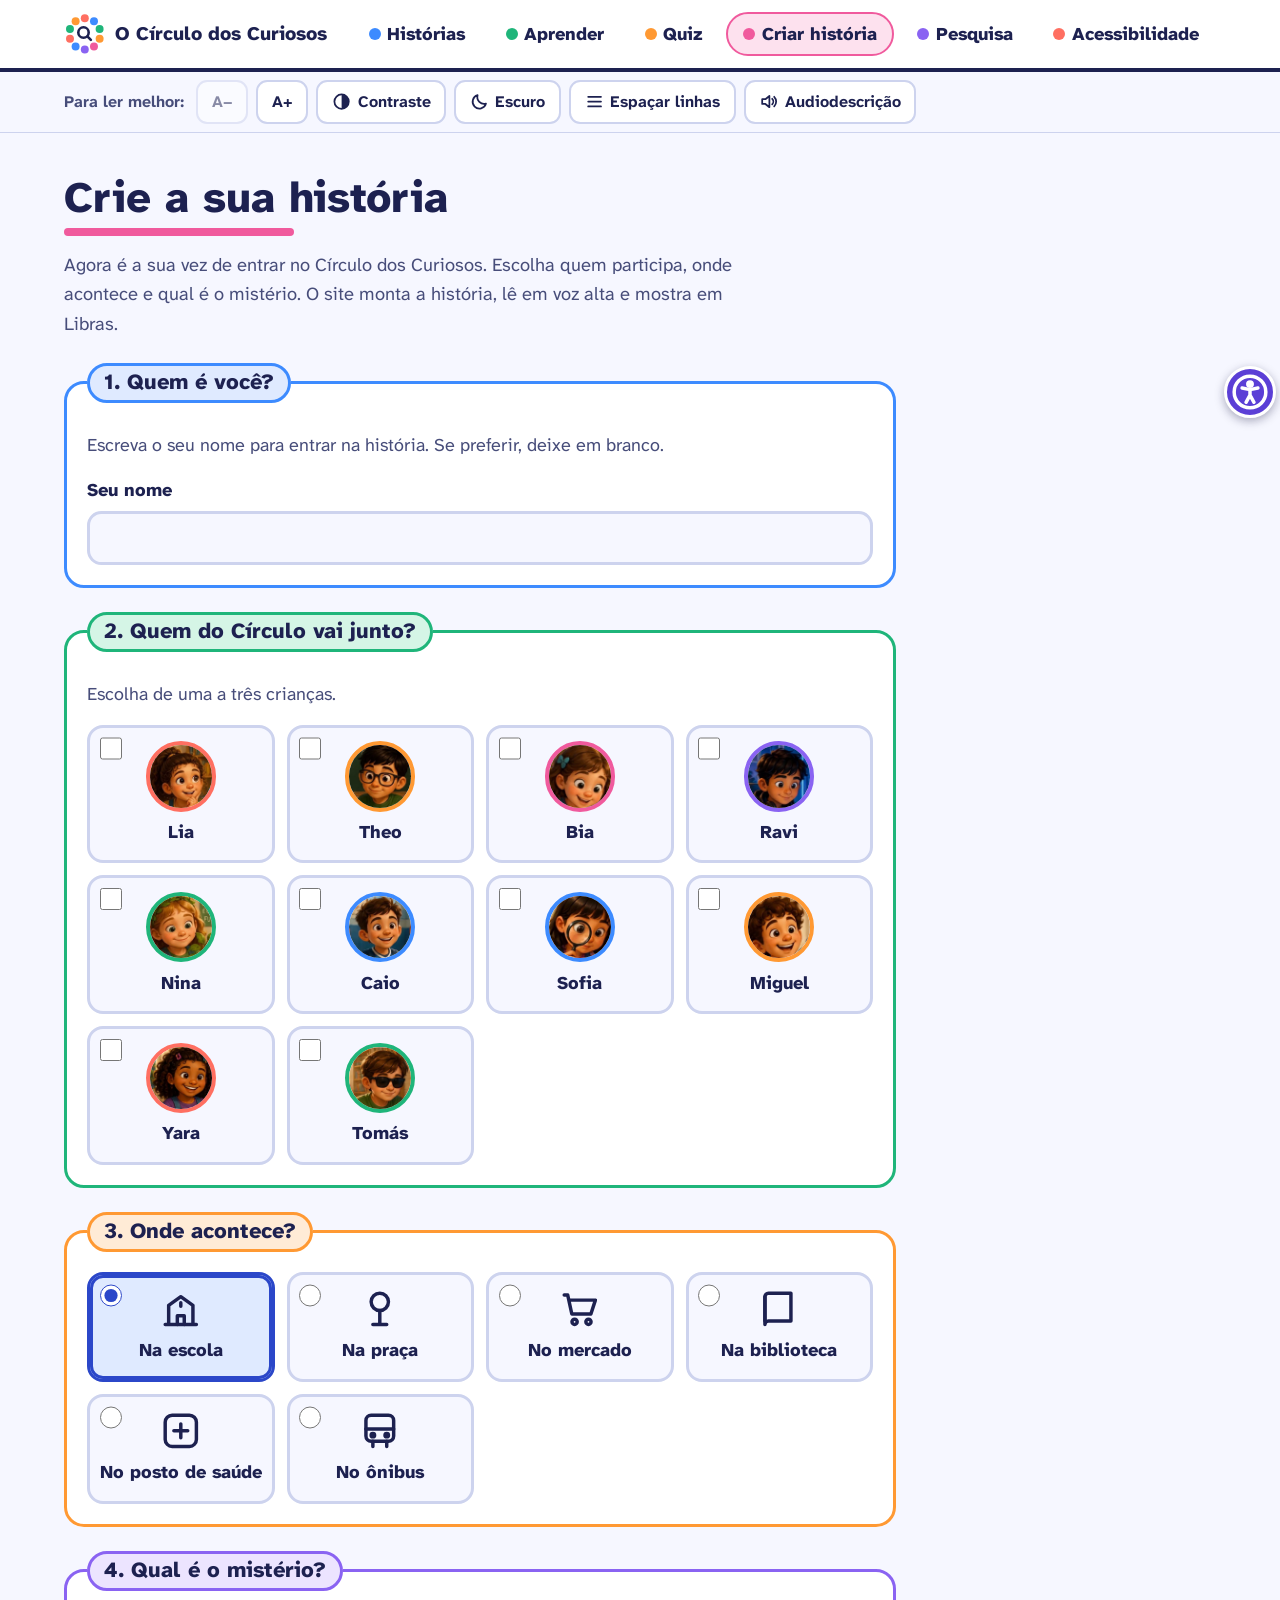
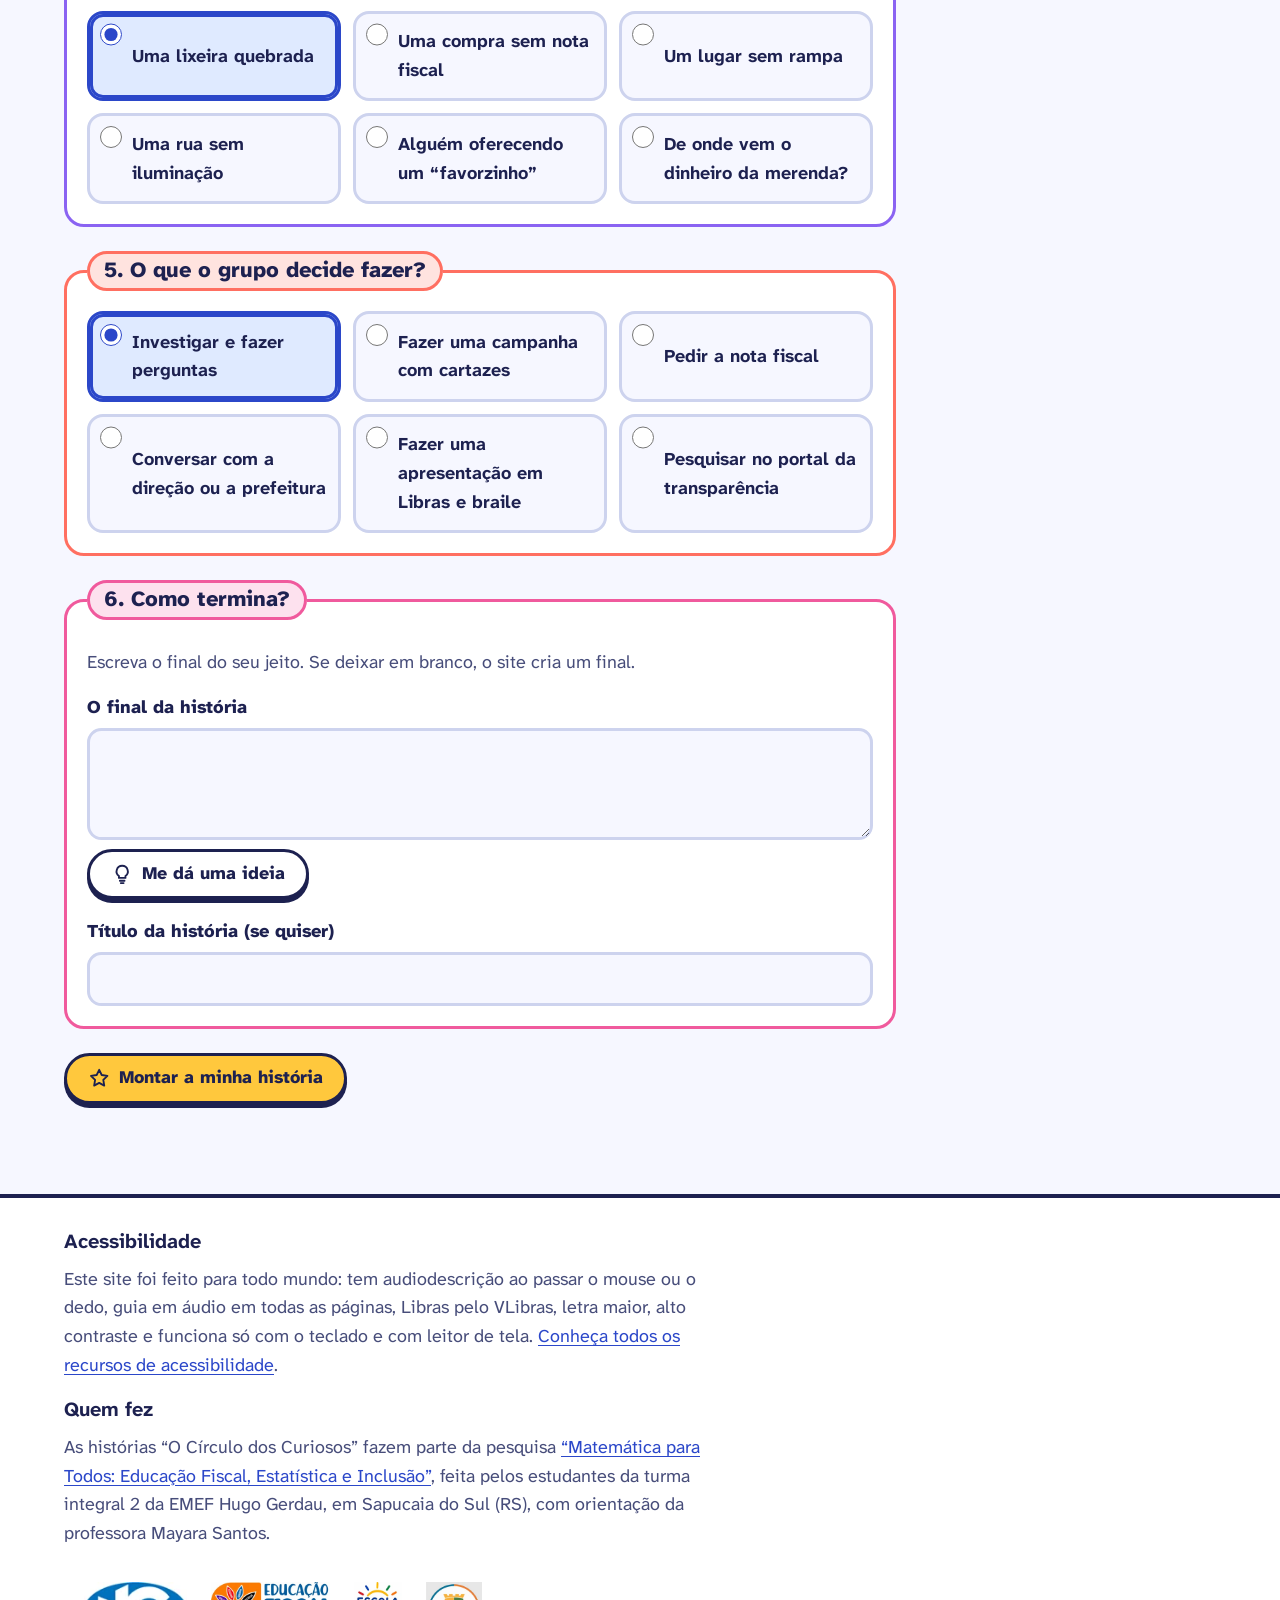
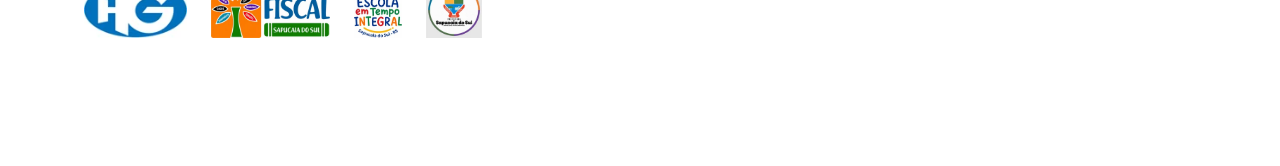
<file: criar.html>
<!doctype html>
<html lang="pt-BR">
<head>
<meta charset="utf-8">
<meta name="viewport" content="width=device-width, initial-scale=1">
<title>Crie a sua história | O Círculo dos Curiosos</title>
<meta name="description" content="Monte a sua própria história de educação fiscal com os personagens do Círculo dos Curiosos.">
<link rel="preconnect" href="https://fonts.googleapis.com">
<link rel="preconnect" href="https://fonts.gstatic.com" crossorigin>
<link rel="stylesheet" href="https://fonts.googleapis.com/css2?family=Atkinson+Hyperlegible+Next:ital,wght@0,400;0,700;0,800;1,400&display=swap">
<link rel="stylesheet" href="css/estilo.css">
<script>
  /* Aplica as preferências antes de desenhar a página */
  (function () {
    var r = document.documentElement;
    r.classList.add("js");
    function ler(k) { try { return localStorage.getItem("historias:" + k); } catch (e) { return null; } }
    var t = ler("tamanho"); if (t && t !== "0") r.setAttribute("data-tamanho", t);
    var e = ler("escuro");
    if (e === "1" || (e === null && window.matchMedia && matchMedia("(prefers-color-scheme: dark)").matches)) r.setAttribute("data-tema", "escuro");
    if (ler("contraste") === "1") r.setAttribute("data-contraste", "alto");
    if (ler("espaco") === "1") r.setAttribute("data-espaco", "amplo");
    if (ler("libras") === "1") r.setAttribute("data-libras", "sim");
  })();
</script>
</head>
<body>
<a class="pular" href="#audiodescricao-pagina" data-ouvir-ad>Ouvir o guia em áudio desta página</a>
<button type="button" class="pular sem-js-oculto" data-alternar-voz>Ativar a audiodescrição</button>
<a class="pular" href="#conteudo">Pular para o conteúdo</a>
<button type="button" class="botao-acess sem-js-oculto" id="abrir-acess" aria-haspopup="dialog" aria-controls="painel-acess" aria-label="Acessibilidade: audiodescrição e guia em áudio">
  <svg viewBox="0 0 24 24" aria-hidden="true" focusable="false" fill="none" stroke="currentColor" stroke-width="2.2" stroke-linecap="round" stroke-linejoin="round"><circle cx="12" cy="12" r="10"/><circle cx="12" cy="7" r="1.4" fill="currentColor"/><path d="M7 9.5l5 1 5-1M12 10.5v3.5l-2.5 4.5M12 14l2.5 4.5"/></svg><span class="botao-acess-rotulo">Acessibilidade<span class="so-leitor">: audiodescrição e guia em áudio</span></span>
</button>
<dialog class="painel-acess" id="painel-acess" aria-labelledby="titulo-painel-acess">
  <div class="painel-topo">
    <h2 id="titulo-painel-acess"><svg viewBox="0 0 24 24" aria-hidden="true" focusable="false" fill="none" stroke="currentColor" stroke-width="2.2" stroke-linecap="round" stroke-linejoin="round"><circle cx="12" cy="12" r="10"/><circle cx="12" cy="7" r="1.4" fill="currentColor"/><path d="M7 9.5l5 1 5-1M12 10.5v3.5l-2.5 4.5M12 14l2.5 4.5"/></svg>Acessibilidade</h2>
    <button type="button" class="botao-opcao" id="fechar-acess">Fechar<span class="so-leitor"> o painel de acessibilidade</span></button>
  </div>
  <section class="painel-bloco" aria-labelledby="pa-voz">
    <h3 id="pa-voz">Audiodescrição</h3>
    <p>Ative e passe o mouse ou o dedo sobre qualquer parte do site: ele fala o que é e o que acontece ao clicar. Também funciona com a tecla Tab.</p>
    <button type="button" class="botao botao-principal" data-alternar-voz><span class="rotulo">Ativar a audiodescrição</span></button>
  </section>
  <section class="painel-bloco" aria-labelledby="pa-ad">
    <h3 id="pa-ad">Guia em áudio desta página</h3>
    <p>Um áudio que conta o que tem nesta página e onde fica cada coisa. Você pode fechar o painel e continuar ouvindo.</p>
    <ul class="lista lista-ad">
<li>
<article class="historia cor-roxo" id="audiodescricao-pagina" aria-labelledby="titulo-audiodescricao-pagina" data-titulo="Guia em áudio da página Criar história" data-duracao="201.48">
  <div class="numero" aria-hidden="true"><svg class="icone-svg" viewBox="0 0 24 24" aria-hidden="true" focusable="false" fill="none" stroke="currentColor" stroke-width="2" stroke-linecap="round" stroke-linejoin="round"><path d="M4 15v-3a8 8 0 0 1 16 0v3"/><rect x="3" y="14" width="4" height="6" rx="1.5"/><rect x="17" y="14" width="4" height="6" rx="1.5"/></svg></div>
  <div class="corpo">
    <h3 id="titulo-audiodescricao-pagina">Guia da página Criar história</h3>
    
    <audio class="audio-nativo" controls preload="metadata" aria-label="Áudio: Guia em áudio da página Criar história">
      <source src="audios/audiodescricao-criar.mp3" type="audio/mpeg">
      Seu navegador não toca áudio. <a href="audios/audiodescricao-criar.mp3">Baixe o arquivo de Guia em áudio da página Criar história</a>.
    </audio>
    <div class="acoes sem-js-oculto">
      <button type="button" class="botao-tocar" data-estado="parado" aria-label="Ouvir: Guia em áudio da página Criar história"><svg class="icone-tocar" viewBox="0 0 24 24" aria-hidden="true" focusable="false"><path fill="currentColor" d="M8 5.5v13a1 1 0 0 0 1.5.86l10.5-6.5a1 1 0 0 0 0-1.72L9.5 4.64A1 1 0 0 0 8 5.5z"/></svg><svg class="icone-pausar" viewBox="0 0 24 24" aria-hidden="true" focusable="false"><rect fill="currentColor" x="6" y="5" width="4.2" height="14" rx="1"/><rect fill="currentColor" x="13.8" y="5" width="4.2" height="14" rx="1"/></svg><span class="rotulo">Ouvir</span></button>
      <span class="duracao"><span aria-hidden="true">3 min 21 s</span><span class="so-leitor">Duração: 3 minutos e 21 segundos</span></span>
      <button type="button" class="botao-texto" aria-expanded="false" aria-controls="texto-audiodescricao-pagina"><span class="rotulo">Ler o texto</span><span class="so-leitor"> de Guia em áudio da página Criar história</span><svg viewBox="0 0 24 24" aria-hidden="true" focusable="false"><path fill="none" stroke="currentColor" stroke-width="2.6" stroke-linecap="round" stroke-linejoin="round" d="M6 9l6 6 6-6"/></svg></button>
    </div>
    <div class="player" hidden>
      <div class="barra">
        <input type="range" class="posicao" min="0" max="201" step="1" value="0" aria-label="Posição em Guia em áudio da página Criar história">
        <span class="tempo" aria-hidden="true">0:00 / 3:21</span>
      </div>
      <p class="situacao-libras" hidden></p>
      <div class="ajustes">
        <button type="button" class="botao-opcao voltar" aria-label="Voltar 10 segundos">− 10 s</button>
        <button type="button" class="botao-opcao avancar" aria-label="Avançar 10 segundos">+ 10 s</button>
        <label for="vel-audiodescricao-pagina">Velocidade</label>
        <select id="vel-audiodescricao-pagina" class="velocidade">
          <option value="0.75">Mais devagar (0,75×)</option>
          <option value="1">Normal (1×)</option>
          <option value="1.25">Mais rápido (1,25×)</option>
          <option value="1.5">Rápido (1,5×)</option>
        </select>
        <a class="botao-opcao" href="audios/audiodescricao-criar.mp3" download>Baixar áudio<span class="so-leitor"> de Guia em áudio da página Criar história</span></a>
      </div>
    </div>
    <div class="texto" id="texto-audiodescricao-pagina" role="region" aria-label="Texto de Guia em áudio da página Criar história" tabindex="0" hidden><p><span class="trecho" data-inicio="0.3" data-fim="3.07">Guia em áudio da página Criar história.</span> <span class="trecho" data-inicio="3.82" data-fim="8.72">Aqui você monta a sua própria história com as crianças do Círculo dos Curiosos.</span> <span class="trecho" data-inicio="9.47" data-fim="12.98">A parte de cima é igual em todas as páginas.</span> <span class="trecho" data-inicio="13.33" data-fim="22.82">Os três primeiros itens são atalhos que só aparecem quando recebem o foco: Ouvir o guia em áudio desta página, Ativar a audiodescrição e Pular para o conteúdo.</span> <span class="trecho" data-inicio="23.17" data-fim="26.1">Logo depois vem o botão Acessibilidade.</span> <span class="trecho" data-inicio="26.45" data-fim="30.91">Ele fica sempre no lado direito da tela, um pouco acima do meio.</span></p><p><span class="trecho" data-inicio="31.26" data-fim="35.99">É redondo e roxo, com o desenho de uma pessoa de braços abertos.</span> <span class="trecho" data-inicio="36.34" data-fim="44.1">Ele abre o painel de acessibilidade, onde ficam o botão Ativar a audiodescrição, este guia em áudio e o VLibras.</span> <span class="trecho" data-inicio="44.45" data-fim="47.43">Para fechar o painel, aperte Esc.</span> <span class="trecho" data-inicio="47.78" data-fim="51.48">Se você fechar o painel, o guia continua tocando.</span> <span class="trecho" data-inicio="51.83" data-fim="65.53">Depois vem o cabeçalho, com o link O Círculo dos Curiosos, no canto de cima, à esquerda, e o menu com seis links: Histórias, Aprender, Quiz, Criar história, Pesquisa e Acessibilidade.</span></p><p><span class="trecho" data-inicio="65.88" data-fim="75.62">Embaixo do menu fica a faixa Para ler melhor, com os botões para diminuir e aumentar a letra, Contraste, Escuro, Espaçar linhas e Audiodescrição.</span> <span class="trecho" data-inicio="76.37" data-fim="86.13">O conteúdo principal começa com o título Crie a sua história, com um traço rosa embaixo, e um formulário com seis passos, um embaixo do outro.</span> <span class="trecho" data-inicio="86.48" data-fim="92.75">Cada passo fica numa caixa com borda colorida e tem o número e o nome no topo, que também é um título.</span></p><p><span class="trecho" data-inicio="93.5" data-fim="97.74">Passo um, Quem é você: um campo para escrever o seu nome.</span> <span class="trecho" data-inicio="98.49" data-fim="108.03">Passo dois, Quem do Círculo vai junto: dez caixas de marcar, uma para cada criança, com o rosto ilustrado dentro de um círculo e o nome embaixo.</span> <span class="trecho" data-inicio="108.38" data-fim="110.82">Você pode marcar até três.</span> <span class="trecho" data-inicio="111.57" data-fim="121.17">Passo três, Onde acontece: seis opções com ícones, escola, praça, mercado, biblioteca, posto de saúde e ônibus.</span> <span class="trecho" data-inicio="121.52" data-fim="124.22">Use as setas para trocar de opção.</span> <span class="trecho" data-inicio="124.97" data-fim="133.51">Passo quatro, Qual é o mistério, e passo cinco, O que o grupo decide fazer: cada um com seis opções para escolher com as setas.</span></p><p><span class="trecho" data-inicio="134.26" data-fim="144.54">Passo seis, Como termina: um campo grande para escrever o final, o botão Me dá uma ideia, que escreve um final para você, e um campo para o título da história.</span> <span class="trecho" data-inicio="145.29" data-fim="149.42">No fim do formulário fica o botão amarelo Montar a minha história.</span> <span class="trecho" data-inicio="149.77" data-fim="158.37">A história aparece logo abaixo, numa caixa branca com uma faixa amarela no alto, com os rostos das crianças escolhidas e o título.</span> <span class="trecho" data-inicio="158.72" data-fim="161.79">O foco vai sozinho para o título da história.</span></p><p><span class="trecho" data-inicio="162.14" data-fim="168.78">Embaixo dela ficam os botões Ouvir a história, Ver em Libras, Imprimir, Guardar e Criar outra.</span> <span class="trecho" data-inicio="169.13" data-fim="177.09">As histórias guardadas aparecem mais abaixo, no título Minhas histórias guardadas, cada uma com os botões Abrir e Apagar.</span> <span class="trecho" data-inicio="177.84" data-fim="186.61">No fim da página fica o rodapé, com o link Conheça todos os recursos de acessibilidade e as informações sobre quem fez o projeto.</span> <span class="trecho" data-inicio="186.96" data-fim="196.69">No lado direito da tela, logo abaixo do botão Acessibilidade, fica o botão azul do VLibras, que abre um avatar para traduzir o site para Libras.</span></p><p><span class="trecho" data-inicio="197.04" data-fim="200.73">Com o teclado, ele é o último item da página.</span></p><p class="aviso">Texto do guia em áudio desta página.</p></div>
    
    
  </div>
</article>
</li></ul>
  </section>
  <section class="painel-bloco" aria-labelledby="pa-libras">
    <h3 id="pa-libras">Libras</h3>
    <p>O avatar do VLibras traduz o texto da página para Libras.</p>
    <button type="button" class="botao" data-abrir-vlibras>Abrir o VLibras</button>
  </section>
  <section class="painel-bloco" aria-labelledby="pa-atalhos">
    <h3 id="pa-atalhos">Atalhos do teclado</h3>
    <dl class="atalhos-painel">
      <div><dt><kbd>Alt</kbd> + <kbd>Shift</kbd> + <kbd>D</kbd></dt><dd>Ativa ou desativa a audiodescrição.</dd></div>
      <div><dt><kbd>Alt</kbd> + <kbd>Shift</kbd> + <kbd>A</kbd></dt><dd>Abre este painel e toca o guia em áudio.</dd></div>
      <div><dt><kbd>Esc</kbd></dt><dd>Fecha este painel e cala a voz.</dd></div>
    </dl>
    <p><a href="acessibilidade.html">Ver todos os recursos de acessibilidade</a></p>
  </section>
</dialog>

<header class="topo">
  <div class="envoltorio">
    <a class="marca" href="index.html"><svg viewBox="0 0 48 48" aria-hidden="true" focusable="false"><circle cx="24.0" cy="6.0" r="4.6" style="fill:var(--coral)"/><circle cx="34.6" cy="9.4" r="4.6" style="fill:var(--azul)"/><circle cx="41.1" cy="18.4" r="4.6" style="fill:var(--verde)"/><circle cx="41.1" cy="29.6" r="4.6" style="fill:var(--laranja)"/><circle cx="34.6" cy="38.6" r="4.6" style="fill:var(--rosa)"/><circle cx="24.0" cy="42.0" r="4.6" style="fill:var(--roxo)"/><circle cx="13.4" cy="38.6" r="4.6" style="fill:var(--azul)"/><circle cx="6.9" cy="29.6" r="4.6" style="fill:var(--coral)"/><circle cx="6.9" cy="18.4" r="4.6" style="fill:var(--verde)"/><circle cx="13.4" cy="9.4" r="4.6" style="fill:var(--laranja)"/><circle cx="22.5" cy="22.5" r="6" fill="none" stroke="currentColor" stroke-width="3"/><path d="M27 27 31 31" stroke="currentColor" stroke-width="3" stroke-linecap="round"/></svg>O Círculo dos Curiosos</a>
    <nav class="menu" aria-label="Páginas do site"><ul><li class="cor-azul"><a href="index.html"><span class="bolinha" aria-hidden="true"></span>Histórias</a></li><li class="cor-verde"><a href="aprender.html"><span class="bolinha" aria-hidden="true"></span>Aprender</a></li><li class="cor-laranja"><a href="quiz.html"><span class="bolinha" aria-hidden="true"></span>Quiz</a></li><li class="cor-rosa"><a href="criar.html" aria-current="page"><span class="bolinha" aria-hidden="true"></span>Criar história</a></li><li class="cor-roxo"><a href="pesquisa.html"><span class="bolinha" aria-hidden="true"></span>Pesquisa</a></li><li class="cor-coral"><a href="acessibilidade.html"><span class="bolinha" aria-hidden="true"></span>Acessibilidade</a></li></ul></nav>
  </div>
</header>
<div class="barra-opcoes sem-js-oculto">
  <div class="envoltorio">
    <fieldset class="opcoes">
      <legend>Para ler melhor:</legend>
      <button type="button" class="botao-opcao" id="texto-menor" aria-label="Diminuir o texto">A−</button>
      <button type="button" class="botao-opcao" id="texto-maior" aria-label="Aumentar o texto">A+</button>
      <button type="button" class="botao-opcao" id="alto-contraste" aria-pressed="false">
        <svg viewBox="0 0 24 24" aria-hidden="true" focusable="false"><circle cx="12" cy="12" r="9" fill="none" stroke="currentColor" stroke-width="2.2"/><path d="M12 3a9 9 0 0 1 0 18z" fill="currentColor"/></svg>
        Contraste
      </button>
      <button type="button" class="botao-opcao" id="modo-escuro" aria-pressed="false">
        <svg viewBox="0 0 24 24" aria-hidden="true" focusable="false"><path d="M20 14.5A8.5 8.5 0 0 1 9.5 4a8.5 8.5 0 1 0 10.5 10.5z" fill="none" stroke="currentColor" stroke-width="2.2" stroke-linejoin="round"/></svg>
        Escuro
      </button>
      <button type="button" class="botao-opcao" id="espacamento" aria-pressed="false">
        <svg viewBox="0 0 24 24" aria-hidden="true" focusable="false"><path d="M4 6h16M4 12h16M4 18h16" fill="none" stroke="currentColor" stroke-width="2.2" stroke-linecap="round"/></svg>
        Espaçar linhas
      </button>
      <button type="button" class="botao-opcao" id="voz-site" aria-pressed="false">
        <svg viewBox="0 0 24 24" aria-hidden="true" focusable="false"><path d="M4 9v6h4l5 4V5L8 9z" fill="none" stroke="currentColor" stroke-width="2.2" stroke-linejoin="round"/><path d="M16.5 8.5a5 5 0 0 1 0 7M19 6a8.5 8.5 0 0 1 0 12" fill="none" stroke="currentColor" stroke-width="2.2" stroke-linecap="round"/></svg>
        Audiodescrição
      </button>
    </fieldset>
  </div>
</div>

<main id="conteudo" tabindex="-1">
  <div class="envoltorio">

    <section class="secao cor-rosa" aria-labelledby="h-criar">
      <h1 class="titulo-secao" id="h-criar">Crie a sua história</h1>
      <p class="descricao">Agora é a sua vez de entrar no Círculo dos Curiosos. Escolha quem participa, onde acontece e qual é o mistério. O site monta a história, lê em voz alta e mostra em Libras.</p>

      <form class="criar-form" id="criar-form" novalidate>
        <div class="erro-form" id="erro-form" tabindex="-1" hidden></div>

        <fieldset class="passo cor-azul">
          <legend><h2 class="passo-titulo">1. Quem é você?</h2></legend>
          <p class="dica">Escreva o seu nome para entrar na história. Se preferir, deixe em branco.</p>
          <label class="rotulo-campo" for="seu-nome">Seu nome</label>
          <input class="campo-texto" id="seu-nome" name="nome" type="text" autocomplete="given-name" maxlength="30">
        </fieldset>

        <fieldset class="passo cor-verde" aria-describedby="dica-pers">
          <legend><h2 class="passo-titulo">2. Quem do Círculo vai junto?</h2></legend>
          <p class="dica" id="dica-pers">Escolha de uma a três crianças.</p>
          <div class="cartoes"><label class="cartao cor-coral"><input type="checkbox" name="personagem" value="Lia"><img class="rosto-foto cor-coral" src="imagens/personagens/lia-rosto.webp" alt="" width="260" height="260" loading="lazy"><span>Lia</span></label><label class="cartao cor-laranja"><input type="checkbox" name="personagem" value="Theo"><img class="rosto-foto cor-laranja" src="imagens/personagens/theo-rosto.webp" alt="" width="260" height="260" loading="lazy"><span>Theo</span></label><label class="cartao cor-rosa"><input type="checkbox" name="personagem" value="Bia"><img class="rosto-foto cor-rosa" src="imagens/personagens/bia-rosto.webp" alt="" width="260" height="260" loading="lazy"><span>Bia</span></label><label class="cartao cor-roxo"><input type="checkbox" name="personagem" value="Ravi"><img class="rosto-foto cor-roxo" src="imagens/personagens/ravi-rosto.webp" alt="" width="260" height="260" loading="lazy"><span>Ravi</span></label><label class="cartao cor-verde"><input type="checkbox" name="personagem" value="Nina"><img class="rosto-foto cor-verde" src="imagens/personagens/nina-rosto.webp" alt="" width="260" height="260" loading="lazy"><span>Nina</span></label><label class="cartao cor-azul"><input type="checkbox" name="personagem" value="Caio"><img class="rosto-foto cor-azul" src="imagens/personagens/caio-rosto.webp" alt="" width="260" height="260" loading="lazy"><span>Caio</span></label><label class="cartao cor-azul"><input type="checkbox" name="personagem" value="Sofia"><img class="rosto-foto cor-azul" src="imagens/personagens/sofia-rosto.webp" alt="" width="260" height="260" loading="lazy"><span>Sofia</span></label><label class="cartao cor-laranja"><input type="checkbox" name="personagem" value="Miguel"><img class="rosto-foto cor-laranja" src="imagens/personagens/miguel-rosto.webp" alt="" width="260" height="260" loading="lazy"><span>Miguel</span></label><label class="cartao cor-coral"><input type="checkbox" name="personagem" value="Yara"><img class="rosto-foto cor-coral" src="imagens/personagens/yara-rosto.webp" alt="" width="260" height="260" loading="lazy"><span>Yara</span></label><label class="cartao cor-verde"><input type="checkbox" name="personagem" value="Tomás"><img class="rosto-foto cor-verde" src="imagens/personagens/tomas-rosto.webp" alt="" width="260" height="260" loading="lazy"><span>Tomás</span></label></div>
        </fieldset>

        <fieldset class="passo cor-laranja">
          <legend><h2 class="passo-titulo">3. Onde acontece?</h2></legend>
          <div class="cartoes"><label class="cartao"><input type="radio" name="lugar" value="escola" checked><svg class="icone-cartao" viewBox="0 0 24 24" aria-hidden="true" focusable="false" fill="none" stroke="currentColor" stroke-width="2" stroke-linecap="round" stroke-linejoin="round"><path d="M3 21h18M5 21V10l7-5 7 5v11"/><path d="M10 21v-5h4v5M12 8.5v2"/></svg><span>Na escola</span></label><label class="cartao"><input type="radio" name="lugar" value="praca"><svg class="icone-cartao" viewBox="0 0 24 24" aria-hidden="true" focusable="false" fill="none" stroke="currentColor" stroke-width="2" stroke-linecap="round" stroke-linejoin="round"><circle cx="12" cy="8" r="5"/><path d="M12 13v8M8 21h8"/></svg><span>Na praça</span></label><label class="cartao"><input type="radio" name="lugar" value="mercado"><svg class="icone-cartao" viewBox="0 0 24 24" aria-hidden="true" focusable="false" fill="none" stroke="currentColor" stroke-width="2" stroke-linecap="round" stroke-linejoin="round"><path d="M3 4h2l2.4 11h11L21 7H6.2"/><circle cx="9" cy="19.5" r="1.5"/><circle cx="17" cy="19.5" r="1.5"/></svg><span>No mercado</span></label><label class="cartao"><input type="radio" name="lugar" value="biblioteca"><svg class="icone-cartao" viewBox="0 0 24 24" aria-hidden="true" focusable="false" fill="none" stroke="currentColor" stroke-width="2" stroke-linecap="round" stroke-linejoin="round"><path d="M4 5a2 2 0 0 1 2-2h13v16H6a2 2 0 0 0-2 2z"/><path d="M4 19V5"/></svg><span>Na biblioteca</span></label><label class="cartao"><input type="radio" name="lugar" value="posto"><svg class="icone-cartao" viewBox="0 0 24 24" aria-hidden="true" focusable="false" fill="none" stroke="currentColor" stroke-width="2" stroke-linecap="round" stroke-linejoin="round"><rect x="3" y="3" width="18" height="18" rx="4"/><path d="M12 8v8M8 12h8"/></svg><span>No posto de saúde</span></label><label class="cartao"><input type="radio" name="lugar" value="onibus"><svg class="icone-cartao" viewBox="0 0 24 24" aria-hidden="true" focusable="false" fill="none" stroke="currentColor" stroke-width="2" stroke-linecap="round" stroke-linejoin="round"><rect x="4" y="3" width="16" height="15" rx="3"/><path d="M4 11h16M8 21v-3M16 21v-3"/><circle cx="8" cy="14.5" r="1"/><circle cx="16" cy="14.5" r="1"/></svg><span>No ônibus</span></label></div>
        </fieldset>

        <fieldset class="passo cor-roxo">
          <legend><h2 class="passo-titulo">4. Qual é o mistério?</h2></legend>
          <div class="cartoes cartoes-largos"><label class="cartao"><input type="radio" name="misterio" value="lixeira" checked><span>Uma lixeira quebrada</span></label><label class="cartao"><input type="radio" name="misterio" value="nota"><span>Uma compra sem nota fiscal</span></label><label class="cartao"><input type="radio" name="misterio" value="rampa"><span>Um lugar sem rampa</span></label><label class="cartao"><input type="radio" name="misterio" value="luz"><span>Uma rua sem iluminação</span></label><label class="cartao"><input type="radio" name="misterio" value="favor"><span>Alguém oferecendo um “favorzinho”</span></label><label class="cartao"><input type="radio" name="misterio" value="merenda"><span>De onde vem o dinheiro da merenda?</span></label></div>
        </fieldset>

        <fieldset class="passo cor-coral">
          <legend><h2 class="passo-titulo">5. O que o grupo decide fazer?</h2></legend>
          <div class="cartoes cartoes-largos"><label class="cartao"><input type="radio" name="acao" value="investigar" checked><span>Investigar e fazer perguntas</span></label><label class="cartao"><input type="radio" name="acao" value="campanha"><span>Fazer uma campanha com cartazes</span></label><label class="cartao"><input type="radio" name="acao" value="nota"><span>Pedir a nota fiscal</span></label><label class="cartao"><input type="radio" name="acao" value="conversar"><span>Conversar com a direção ou a prefeitura</span></label><label class="cartao"><input type="radio" name="acao" value="libras"><span>Fazer uma apresentação em Libras e braile</span></label><label class="cartao"><input type="radio" name="acao" value="transparencia"><span>Pesquisar no portal da transparência</span></label></div>
        </fieldset>

        <fieldset class="passo cor-rosa">
          <legend><h2 class="passo-titulo">6. Como termina?</h2></legend>
          <p class="dica" id="dica-final">Escreva o final do seu jeito. Se deixar em branco, o site cria um final.</p>
          <label class="rotulo-campo" for="final">O final da história</label>
          <textarea class="campo-texto" id="final" name="final" maxlength="600" aria-describedby="dica-final"></textarea>
          <p><button type="button" class="botao" id="dar-ideia"><svg class="icone-svg" viewBox="0 0 24 24" aria-hidden="true" focusable="false" fill="none" stroke="currentColor" stroke-width="2" stroke-linecap="round" stroke-linejoin="round"><path d="M12 3a6 6 0 0 0-3.5 10.9V16h7v-2.1A6 6 0 0 0 12 3z"/><path d="M9.5 19h5M10.5 21.5h3"/></svg>Me dá uma ideia</button></p>
          <label class="rotulo-campo" for="titulo-historia">Título da história (se quiser)</label>
          <input class="campo-texto" id="titulo-historia" name="titulo" type="text" maxlength="60">
        </fieldset>

        <p><button type="submit" class="botao botao-principal"><svg class="icone-svg" viewBox="0 0 24 24" aria-hidden="true" focusable="false" fill="none" stroke="currentColor" stroke-width="2" stroke-linecap="round" stroke-linejoin="round"><path d="M12 3l2.7 5.6 6.1.9-4.4 4.3 1 6.1L12 17l-5.4 2.9 1-6.1L3.2 9.5l6.1-.9z"/></svg>Montar a minha história</button></p>
      </form>

      <div id="resultado"></div>

      <section class="guardadas" id="guardadas" aria-labelledby="h-guardadas" hidden>
        <h2 id="h-guardadas">Minhas histórias guardadas</h2>
        <p class="descricao">Ficam guardadas só neste aparelho.</p>
        <ul id="lista-guardadas"></ul>
      </section>
    </section>
    <script>window.ROSTOS = {"Lia": "<img class=\"rosto-foto cor-coral\" src=\"imagens/personagens/lia-rosto.webp\" alt=\"\" width=\"260\" height=\"260\" loading=\"lazy\">", "Theo": "<img class=\"rosto-foto cor-laranja\" src=\"imagens/personagens/theo-rosto.webp\" alt=\"\" width=\"260\" height=\"260\" loading=\"lazy\">", "Bia": "<img class=\"rosto-foto cor-rosa\" src=\"imagens/personagens/bia-rosto.webp\" alt=\"\" width=\"260\" height=\"260\" loading=\"lazy\">", "Ravi": "<img class=\"rosto-foto cor-roxo\" src=\"imagens/personagens/ravi-rosto.webp\" alt=\"\" width=\"260\" height=\"260\" loading=\"lazy\">", "Nina": "<img class=\"rosto-foto cor-verde\" src=\"imagens/personagens/nina-rosto.webp\" alt=\"\" width=\"260\" height=\"260\" loading=\"lazy\">", "Caio": "<img class=\"rosto-foto cor-azul\" src=\"imagens/personagens/caio-rosto.webp\" alt=\"\" width=\"260\" height=\"260\" loading=\"lazy\">", "Sofia": "<img class=\"rosto-foto cor-azul\" src=\"imagens/personagens/sofia-rosto.webp\" alt=\"\" width=\"260\" height=\"260\" loading=\"lazy\">", "Miguel": "<img class=\"rosto-foto cor-laranja\" src=\"imagens/personagens/miguel-rosto.webp\" alt=\"\" width=\"260\" height=\"260\" loading=\"lazy\">", "Yara": "<img class=\"rosto-foto cor-coral\" src=\"imagens/personagens/yara-rosto.webp\" alt=\"\" width=\"260\" height=\"260\" loading=\"lazy\">", "Tomás": "<img class=\"rosto-foto cor-verde\" src=\"imagens/personagens/tomas-rosto.webp\" alt=\"\" width=\"260\" height=\"260\" loading=\"lazy\">"};</script>
  </div>
</main>

<footer class="rodape">
  <div class="envoltorio">
    <h2>Acessibilidade</h2>
    <p>Este site foi feito para todo mundo: tem audiodescrição ao passar o mouse ou o dedo, guia em áudio em todas as páginas, Libras pelo VLibras, letra maior, alto contraste e funciona só com o teclado e com leitor de tela. <a href="acessibilidade.html">Conheça todos os recursos de acessibilidade</a>.</p>
    <h2>Quem fez</h2>
    <p>As histórias “O Círculo dos Curiosos” fazem parte da pesquisa <a href="pesquisa.html">“Matemática para Todos: Educação Fiscal, Estatística e Inclusão”</a>, feita pelos estudantes da turma integral 2 da EMEF Hugo Gerdau, em Sapucaia do Sul (RS), com orientação da professora Mayara Santos.</p>
    <ul class="logos" aria-label="Instituições do projeto">
      <li><img src="imagens/logos/hugo-gerdau.webp" alt="EMEF Hugo Gerdau" height="56"></li>
      <li><img src="imagens/logos/educacao-fiscal.webp" alt="Educação Fiscal Sapucaia do Sul" height="56"></li>
      <li><img src="imagens/logos/tempo-integral.webp" alt="Escola em Tempo Integral, Sapucaia do Sul" height="56"></li>
      <li><img src="imagens/logos/prefeitura.webp" alt="Prefeitura de Sapucaia do Sul" height="56"></li>
    </ul>
  </div>
</footer>

<div id="avisos" class="so-leitor" role="status" aria-live="polite"></div>

<!-- VLibras: tradução automática para Libras (Governo Federal) -->
<div vw class="enabled">
  <div vw-access-button class="active"></div>
  <div vw-plugin-wrapper><div class="vw-plugin-top-wrapper"></div></div>
</div>
<script src="https://vlibras.gov.br/app/vlibras-plugin.js" defer></script>
<script>
  window.addEventListener("load", function () {
    try { new window.VLibras.Widget("https://vlibras.gov.br/app"); } catch (e) { /* sem internet: segue sem Libras */ }
  });
</script>
<script src="js/app.js"></script>
<script src="js/criar.js"></script>
</body>
</html>
</file>
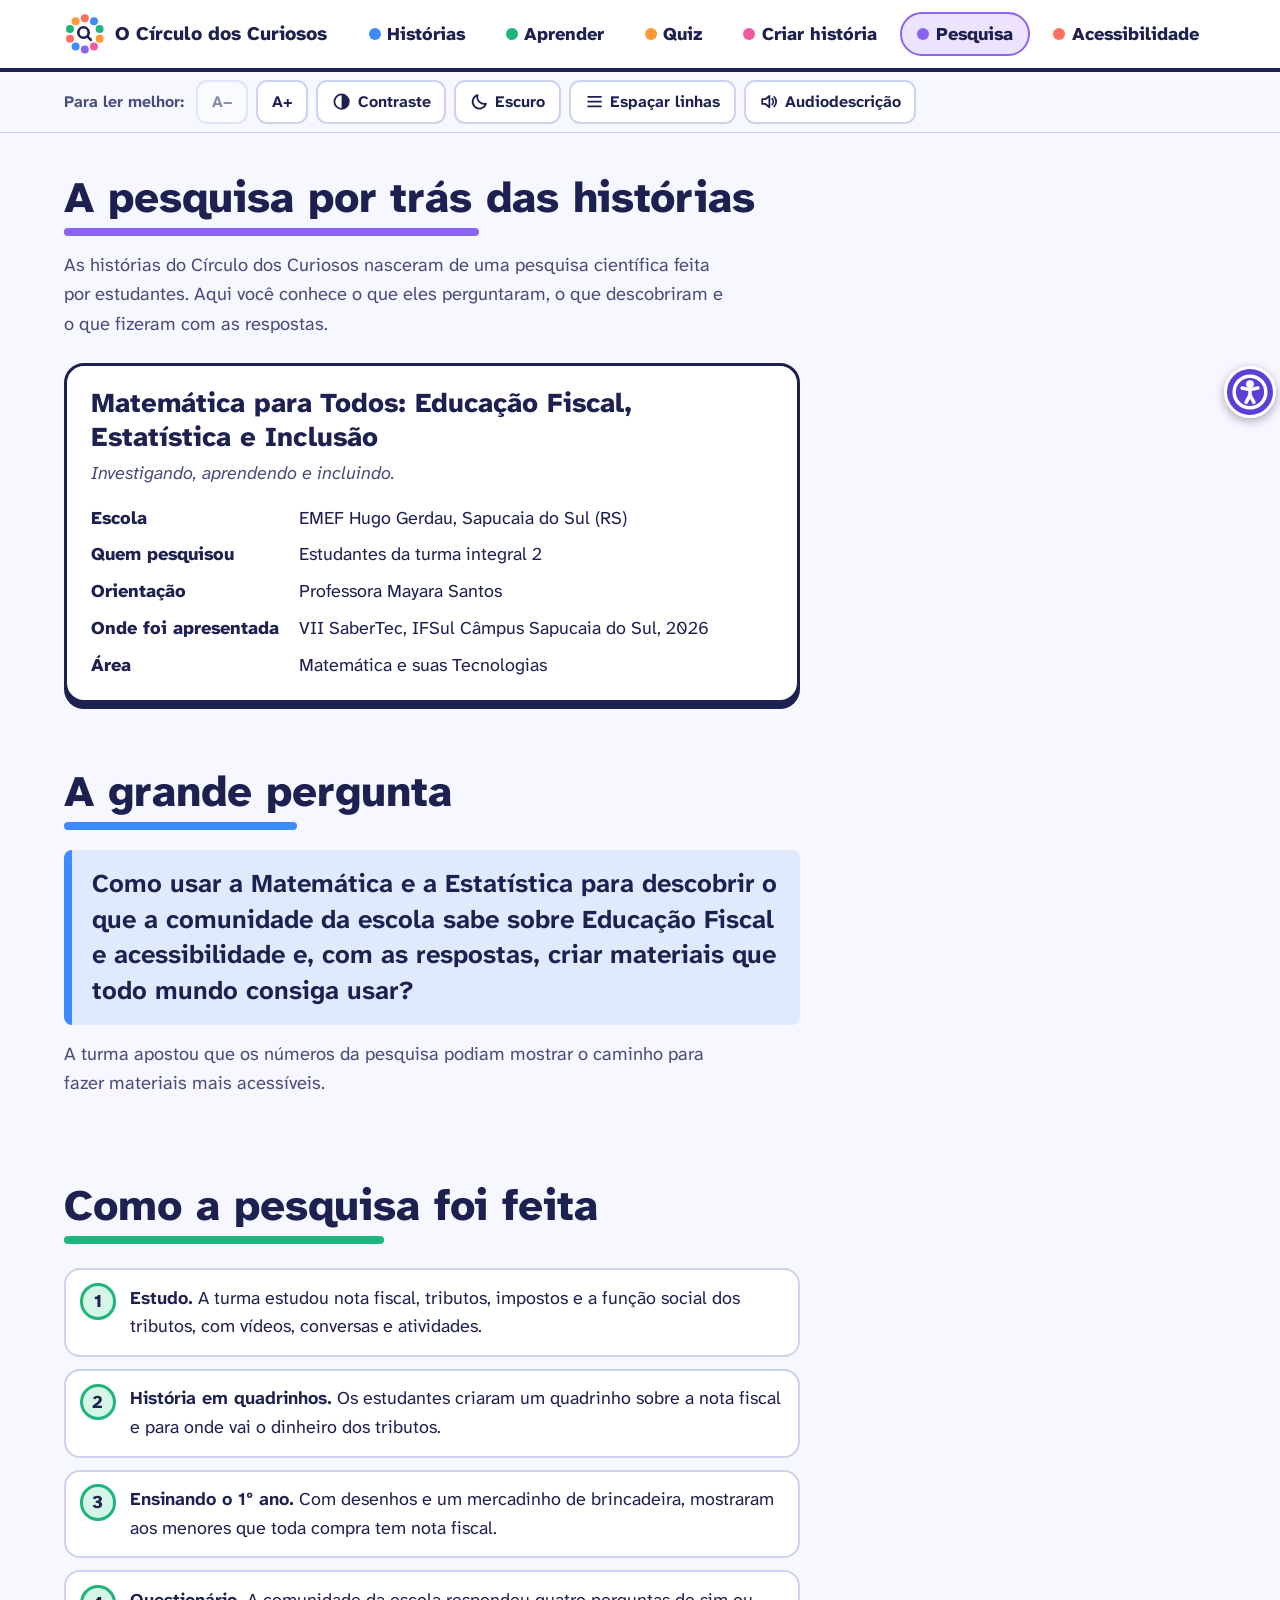
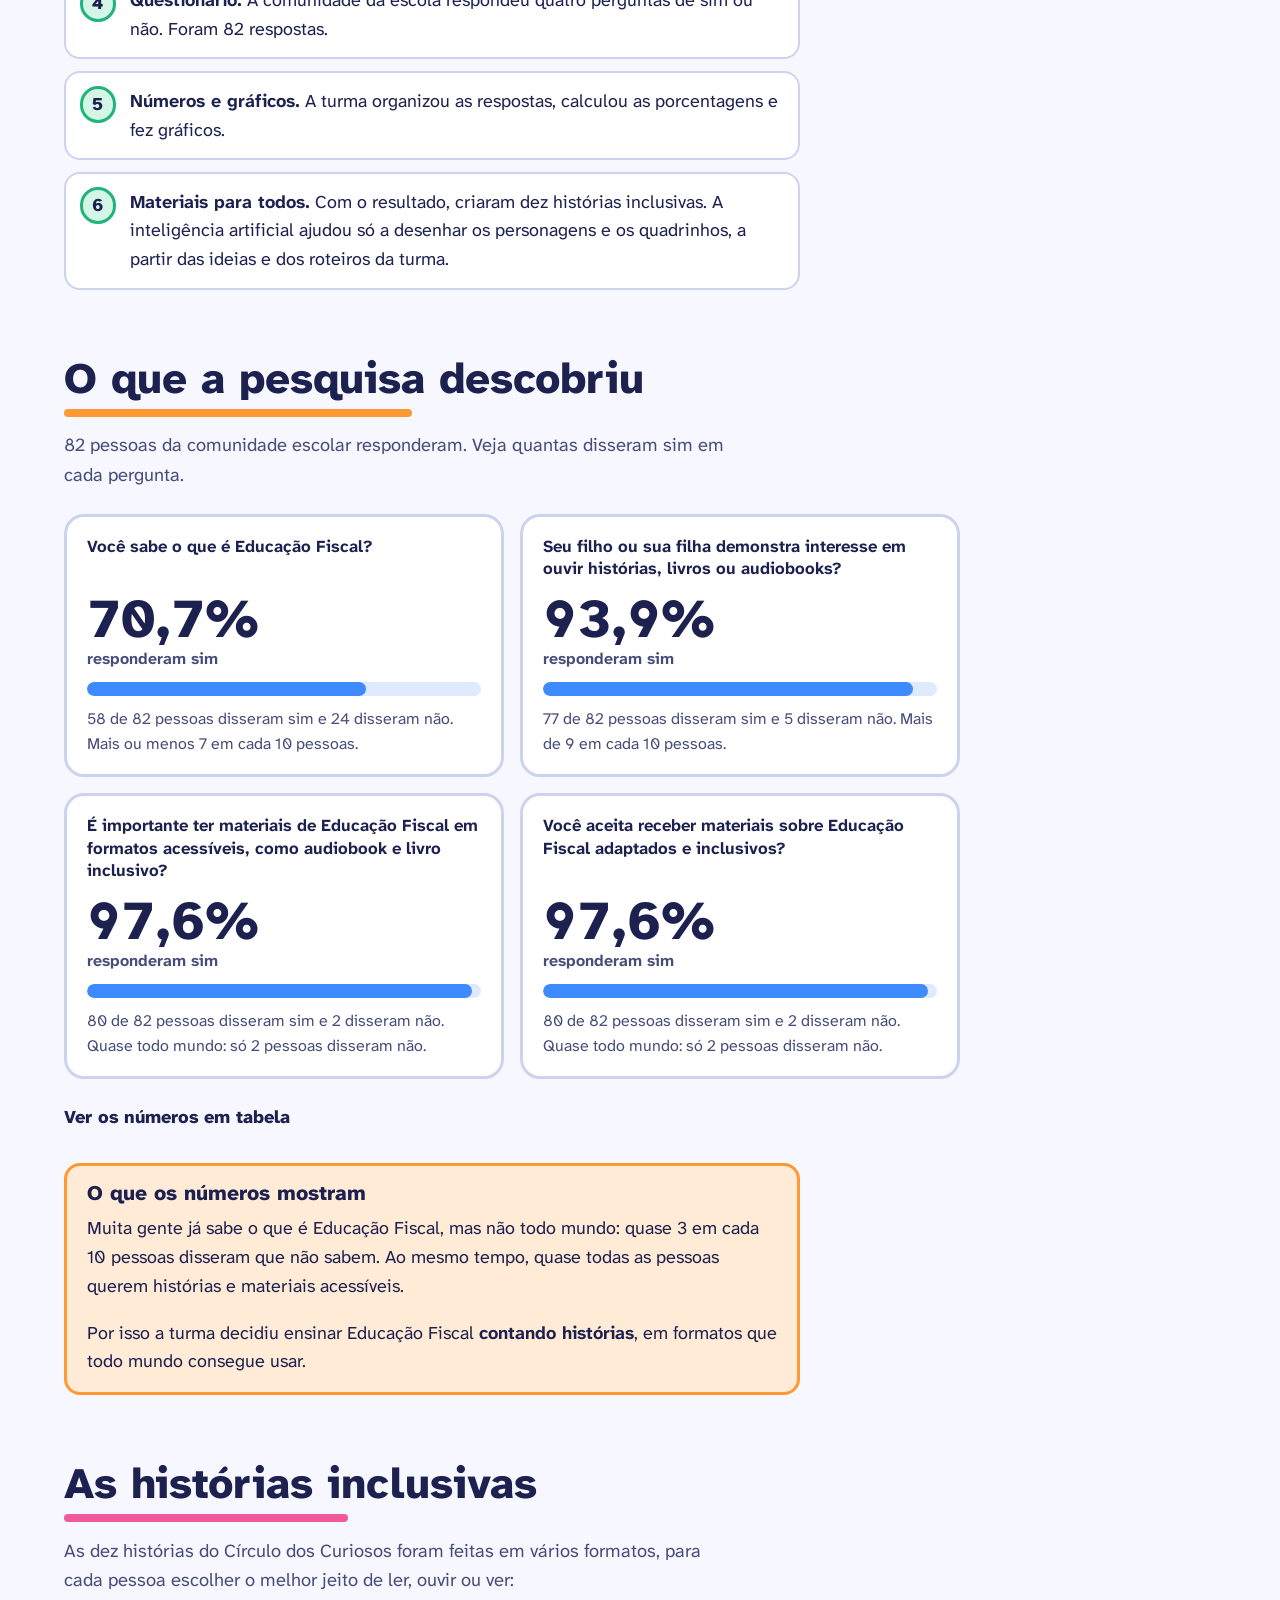
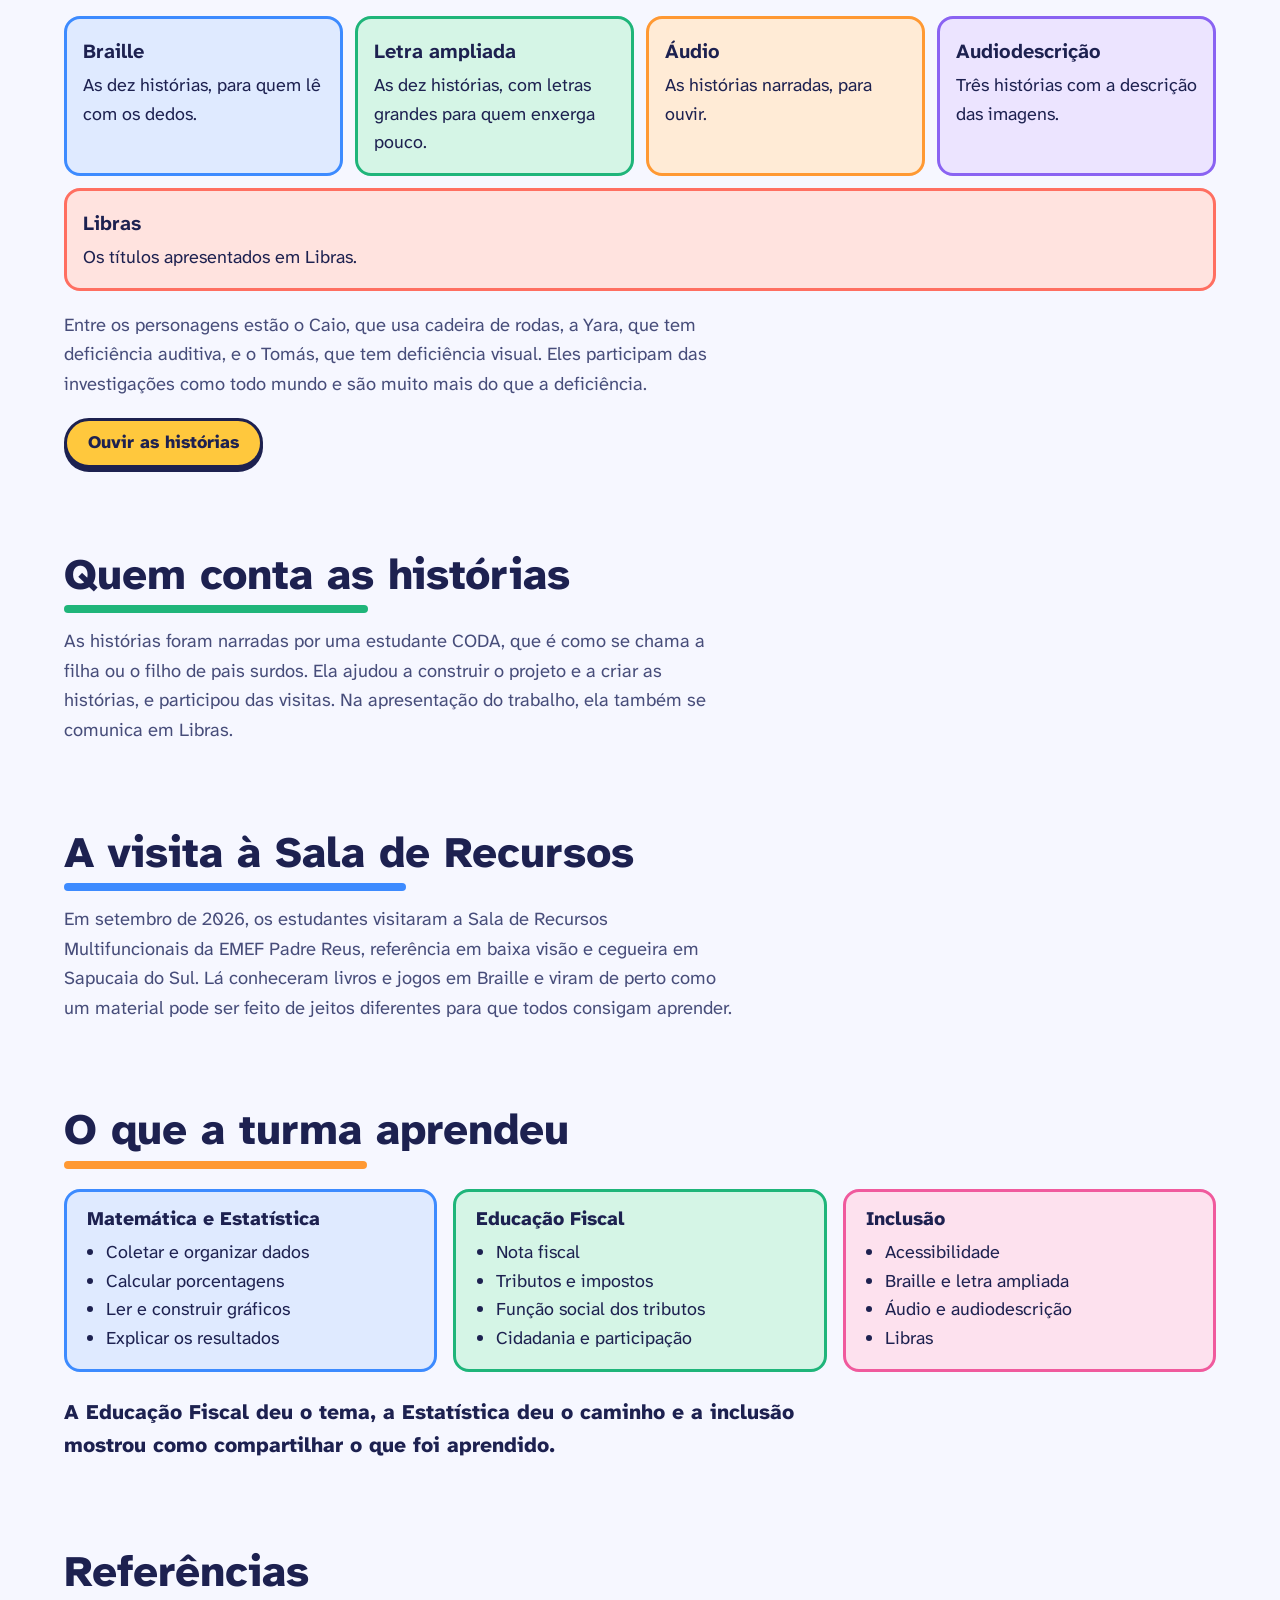
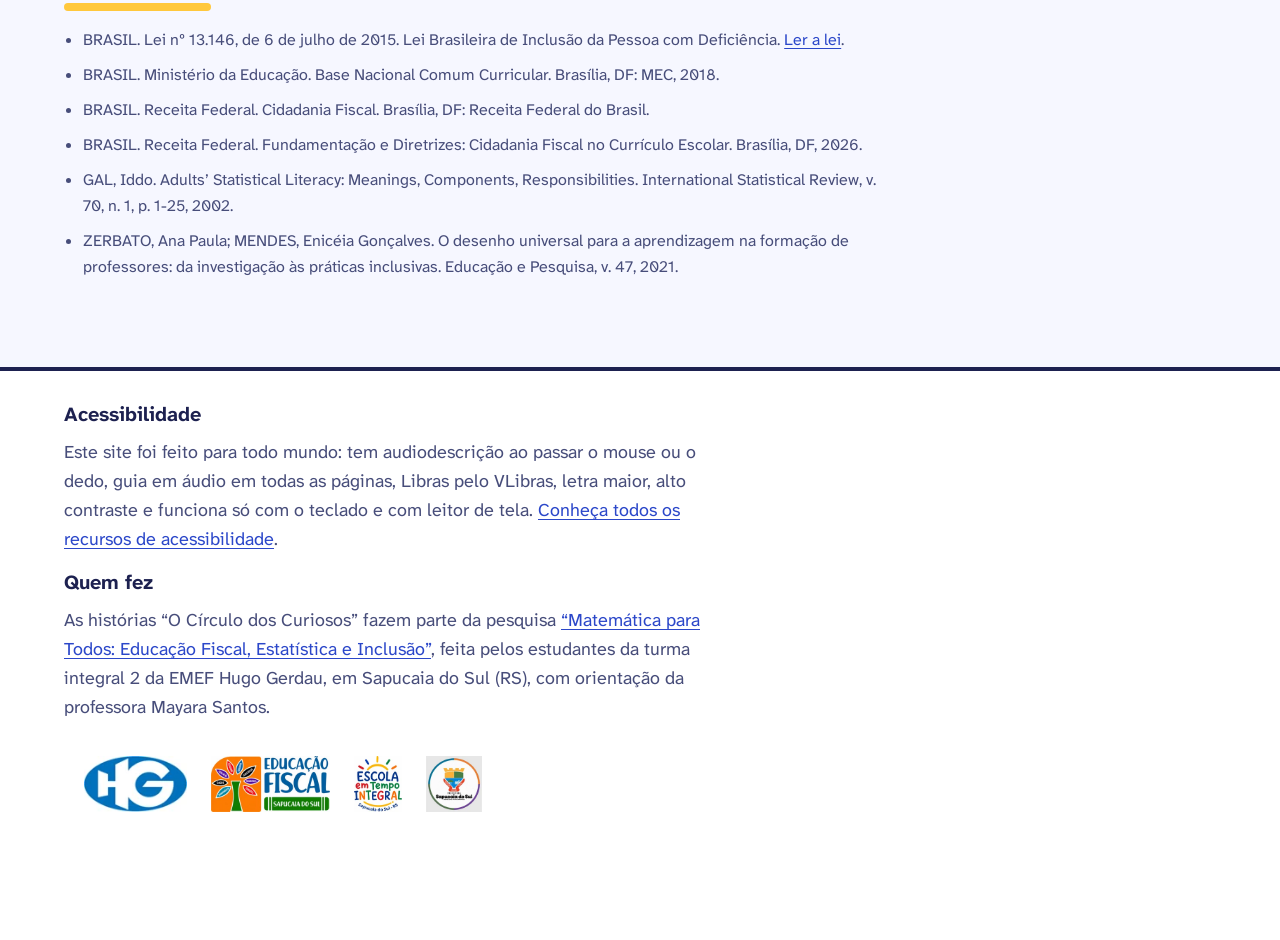
<file: pesquisa.html>
<!doctype html>
<html lang="pt-BR">
<head>
<meta charset="utf-8">
<meta name="viewport" content="width=device-width, initial-scale=1">
<title>A pesquisa | O Círculo dos Curiosos</title>
<meta name="description" content="Matemática para Todos: a pesquisa dos estudantes da EMEF Hugo Gerdau sobre Educação Fiscal, Estatística e Inclusão.">
<link rel="preconnect" href="https://fonts.googleapis.com">
<link rel="preconnect" href="https://fonts.gstatic.com" crossorigin>
<link rel="stylesheet" href="https://fonts.googleapis.com/css2?family=Atkinson+Hyperlegible+Next:ital,wght@0,400;0,700;0,800;1,400&display=swap">
<link rel="stylesheet" href="css/estilo.css">
<script>
  /* Aplica as preferências antes de desenhar a página */
  (function () {
    var r = document.documentElement;
    r.classList.add("js");
    function ler(k) { try { return localStorage.getItem("historias:" + k); } catch (e) { return null; } }
    var t = ler("tamanho"); if (t && t !== "0") r.setAttribute("data-tamanho", t);
    var e = ler("escuro");
    if (e === "1" || (e === null && window.matchMedia && matchMedia("(prefers-color-scheme: dark)").matches)) r.setAttribute("data-tema", "escuro");
    if (ler("contraste") === "1") r.setAttribute("data-contraste", "alto");
    if (ler("espaco") === "1") r.setAttribute("data-espaco", "amplo");
    if (ler("libras") === "1") r.setAttribute("data-libras", "sim");
  })();
</script>
</head>
<body>
<a class="pular" href="#audiodescricao-pagina" data-ouvir-ad>Ouvir o guia em áudio desta página</a>
<button type="button" class="pular sem-js-oculto" data-alternar-voz>Ativar a audiodescrição</button>
<a class="pular" href="#conteudo">Pular para o conteúdo</a>
<button type="button" class="botao-acess sem-js-oculto" id="abrir-acess" aria-haspopup="dialog" aria-controls="painel-acess" aria-label="Acessibilidade: audiodescrição e guia em áudio">
  <svg viewBox="0 0 24 24" aria-hidden="true" focusable="false" fill="none" stroke="currentColor" stroke-width="2.2" stroke-linecap="round" stroke-linejoin="round"><circle cx="12" cy="12" r="10"/><circle cx="12" cy="7" r="1.4" fill="currentColor"/><path d="M7 9.5l5 1 5-1M12 10.5v3.5l-2.5 4.5M12 14l2.5 4.5"/></svg><span class="botao-acess-rotulo">Acessibilidade<span class="so-leitor">: audiodescrição e guia em áudio</span></span>
</button>
<dialog class="painel-acess" id="painel-acess" aria-labelledby="titulo-painel-acess">
  <div class="painel-topo">
    <h2 id="titulo-painel-acess"><svg viewBox="0 0 24 24" aria-hidden="true" focusable="false" fill="none" stroke="currentColor" stroke-width="2.2" stroke-linecap="round" stroke-linejoin="round"><circle cx="12" cy="12" r="10"/><circle cx="12" cy="7" r="1.4" fill="currentColor"/><path d="M7 9.5l5 1 5-1M12 10.5v3.5l-2.5 4.5M12 14l2.5 4.5"/></svg>Acessibilidade</h2>
    <button type="button" class="botao-opcao" id="fechar-acess">Fechar<span class="so-leitor"> o painel de acessibilidade</span></button>
  </div>
  <section class="painel-bloco" aria-labelledby="pa-voz">
    <h3 id="pa-voz">Audiodescrição</h3>
    <p>Ative e passe o mouse ou o dedo sobre qualquer parte do site: ele fala o que é e o que acontece ao clicar. Também funciona com a tecla Tab.</p>
    <button type="button" class="botao botao-principal" data-alternar-voz><span class="rotulo">Ativar a audiodescrição</span></button>
  </section>
  <section class="painel-bloco" aria-labelledby="pa-ad">
    <h3 id="pa-ad">Guia em áudio desta página</h3>
    <p>Um áudio que conta o que tem nesta página e onde fica cada coisa. Você pode fechar o painel e continuar ouvindo.</p>
    <ul class="lista lista-ad">
<li>
<article class="historia cor-roxo" id="audiodescricao-pagina" aria-labelledby="titulo-audiodescricao-pagina" data-titulo="Guia em áudio da página Pesquisa" data-duracao="211.95">
  <div class="numero" aria-hidden="true"><svg class="icone-svg" viewBox="0 0 24 24" aria-hidden="true" focusable="false" fill="none" stroke="currentColor" stroke-width="2" stroke-linecap="round" stroke-linejoin="round"><path d="M4 15v-3a8 8 0 0 1 16 0v3"/><rect x="3" y="14" width="4" height="6" rx="1.5"/><rect x="17" y="14" width="4" height="6" rx="1.5"/></svg></div>
  <div class="corpo">
    <h3 id="titulo-audiodescricao-pagina">Guia da página Pesquisa</h3>
    
    <audio class="audio-nativo" controls preload="metadata" aria-label="Áudio: Guia em áudio da página Pesquisa">
      <source src="audios/audiodescricao-pesquisa.mp3" type="audio/mpeg">
      Seu navegador não toca áudio. <a href="audios/audiodescricao-pesquisa.mp3">Baixe o arquivo de Guia em áudio da página Pesquisa</a>.
    </audio>
    <div class="acoes sem-js-oculto">
      <button type="button" class="botao-tocar" data-estado="parado" aria-label="Ouvir: Guia em áudio da página Pesquisa"><svg class="icone-tocar" viewBox="0 0 24 24" aria-hidden="true" focusable="false"><path fill="currentColor" d="M8 5.5v13a1 1 0 0 0 1.5.86l10.5-6.5a1 1 0 0 0 0-1.72L9.5 4.64A1 1 0 0 0 8 5.5z"/></svg><svg class="icone-pausar" viewBox="0 0 24 24" aria-hidden="true" focusable="false"><rect fill="currentColor" x="6" y="5" width="4.2" height="14" rx="1"/><rect fill="currentColor" x="13.8" y="5" width="4.2" height="14" rx="1"/></svg><span class="rotulo">Ouvir</span></button>
      <span class="duracao"><span aria-hidden="true">3 min 32 s</span><span class="so-leitor">Duração: 3 minutos e 32 segundos</span></span>
      <button type="button" class="botao-texto" aria-expanded="false" aria-controls="texto-audiodescricao-pagina"><span class="rotulo">Ler o texto</span><span class="so-leitor"> de Guia em áudio da página Pesquisa</span><svg viewBox="0 0 24 24" aria-hidden="true" focusable="false"><path fill="none" stroke="currentColor" stroke-width="2.6" stroke-linecap="round" stroke-linejoin="round" d="M6 9l6 6 6-6"/></svg></button>
    </div>
    <div class="player" hidden>
      <div class="barra">
        <input type="range" class="posicao" min="0" max="212" step="1" value="0" aria-label="Posição em Guia em áudio da página Pesquisa">
        <span class="tempo" aria-hidden="true">0:00 / 3:31</span>
      </div>
      <p class="situacao-libras" hidden></p>
      <div class="ajustes">
        <button type="button" class="botao-opcao voltar" aria-label="Voltar 10 segundos">− 10 s</button>
        <button type="button" class="botao-opcao avancar" aria-label="Avançar 10 segundos">+ 10 s</button>
        <label for="vel-audiodescricao-pagina">Velocidade</label>
        <select id="vel-audiodescricao-pagina" class="velocidade">
          <option value="0.75">Mais devagar (0,75×)</option>
          <option value="1">Normal (1×)</option>
          <option value="1.25">Mais rápido (1,25×)</option>
          <option value="1.5">Rápido (1,5×)</option>
        </select>
        <a class="botao-opcao" href="audios/audiodescricao-pesquisa.mp3" download>Baixar áudio<span class="so-leitor"> de Guia em áudio da página Pesquisa</span></a>
      </div>
    </div>
    <div class="texto" id="texto-audiodescricao-pagina" role="region" aria-label="Texto de Guia em áudio da página Pesquisa" tabindex="0" hidden><p><span class="trecho" data-inicio="0.3" data-fim="2.99">Guia em áudio da página Pesquisa.</span> <span class="trecho" data-inicio="3.74" data-fim="7.87">Aqui está a pesquisa dos estudantes que deu origem às histórias.</span> <span class="trecho" data-inicio="8.62" data-fim="12.07">A parte de cima é igual em todas as páginas.</span> <span class="trecho" data-inicio="12.42" data-fim="22.19">Os três primeiros itens são atalhos que só aparecem quando recebem o foco: Ouvir o guia em áudio desta página, Ativar a audiodescrição e Pular para o conteúdo.</span> <span class="trecho" data-inicio="22.54" data-fim="25.56">Logo depois vem o botão Acessibilidade.</span> <span class="trecho" data-inicio="25.91" data-fim="30.35">Ele fica sempre no lado direito da tela, um pouco acima do meio.</span></p><p><span class="trecho" data-inicio="30.7" data-fim="35.57">É redondo e roxo, com o desenho de uma pessoa de braços abertos.</span> <span class="trecho" data-inicio="35.92" data-fim="43.49">Ele abre o painel de acessibilidade, onde ficam o botão Ativar a audiodescrição, este guia em áudio e o VLibras.</span> <span class="trecho" data-inicio="43.84" data-fim="46.78">Para fechar o painel, aperte Esc.</span> <span class="trecho" data-inicio="47.13" data-fim="50.95">Se você fechar o painel, o guia continua tocando.</span> <span class="trecho" data-inicio="51.3" data-fim="65.2">Depois vem o cabeçalho, com o link O Círculo dos Curiosos, no canto de cima, à esquerda, e o menu com seis links: Histórias, Aprender, Quiz, Criar história, Pesquisa e Acessibilidade.</span></p><p><span class="trecho" data-inicio="65.55" data-fim="75.09">Embaixo do menu fica a faixa Para ler melhor, com os botões para diminuir e aumentar a letra, Contraste, Escuro, Espaçar linhas e Audiodescrição.</span> <span class="trecho" data-inicio="75.84" data-fim="82.72">O conteúdo principal começa com o título A pesquisa por trás das histórias, com um traço roxo embaixo.</span> <span class="trecho" data-inicio="83.07" data-fim="98.02">Logo abaixo, uma ficha branca, com borda escura, mostra o nome do trabalho, Matemática para Todos: Educação Fiscal, Estatística e Inclusão, e os dados da escola, da turma, da professora orientadora e do evento.</span></p><p><span class="trecho" data-inicio="98.77" data-fim="114.9">A página segue com estes títulos, nesta ordem: A grande pergunta, Como a pesquisa foi feita, O que a pesquisa descobriu, As histórias inclusivas, Quem conta as histórias, A visita à Sala de Recursos, O que a turma aprendeu e Referências.</span> <span class="trecho" data-inicio="115.65" data-fim="124.36">Em Como a pesquisa foi feita, as seis etapas aparecem em caixas, uma embaixo da outra, cada uma com o número dentro de um círculo verde.</span> <span class="trecho" data-inicio="125.11" data-fim="130.8">Em O que a pesquisa descobriu, há quatro cartões, dois em cima e dois embaixo.</span></p><p><span class="trecho" data-inicio="131.15" data-fim="139.82">Cada cartão tem a pergunta, a porcentagem de pessoas que responderam sim, em número grande, e uma barra azul que se enche da esquerda para a direita.</span> <span class="trecho" data-inicio="140.17" data-fim="145.65">A primeira barra vai até setenta vírgula sete por cento, pouco mais de dois terços.</span> <span class="trecho" data-inicio="146.0" data-fim="149.95">A segunda vai até noventa e três vírgula nove por cento.</span> <span class="trecho" data-inicio="150.3" data-fim="156.44">A terceira e a quarta vão até noventa e sete vírgula seis por cento, quase cheias.</span> <span class="trecho" data-inicio="156.79" data-fim="162.59">Embaixo dos cartões, o botão Ver os números em tabela abre uma tabela com todas as respostas.</span></p><p><span class="trecho" data-inicio="163.34" data-fim="173.3">Em As histórias inclusivas, cinco cartões coloridos mostram os formatos das histórias: Braille, letra ampliada, áudio, audiodescrição e Libras.</span> <span class="trecho" data-inicio="173.65" data-fim="176.5">Depois vem o link Ouvir as histórias.</span> <span class="trecho" data-inicio="176.85" data-fim="187.66">Em O que a turma aprendeu, três quadros coloridos, lado a lado, listam o que a turma aprendeu de Matemática e Estatística, de Educação Fiscal e de Inclusão.</span> <span class="trecho" data-inicio="188.41" data-fim="197.05">No fim da página fica o rodapé, com o link Conheça todos os recursos de acessibilidade e as informações sobre quem fez o projeto.</span></p><p><span class="trecho" data-inicio="197.4" data-fim="206.96">No lado direito da tela, logo abaixo do botão Acessibilidade, fica o botão azul do VLibras, que abre um avatar para traduzir o site para Libras.</span> <span class="trecho" data-inicio="207.31" data-fim="211.2">Com o teclado, ele é o último item da página.</span></p><p class="aviso">Texto do guia em áudio desta página.</p></div>
    
    
  </div>
</article>
</li></ul>
  </section>
  <section class="painel-bloco" aria-labelledby="pa-libras">
    <h3 id="pa-libras">Libras</h3>
    <p>O avatar do VLibras traduz o texto da página para Libras.</p>
    <button type="button" class="botao" data-abrir-vlibras>Abrir o VLibras</button>
  </section>
  <section class="painel-bloco" aria-labelledby="pa-atalhos">
    <h3 id="pa-atalhos">Atalhos do teclado</h3>
    <dl class="atalhos-painel">
      <div><dt><kbd>Alt</kbd> + <kbd>Shift</kbd> + <kbd>D</kbd></dt><dd>Ativa ou desativa a audiodescrição.</dd></div>
      <div><dt><kbd>Alt</kbd> + <kbd>Shift</kbd> + <kbd>A</kbd></dt><dd>Abre este painel e toca o guia em áudio.</dd></div>
      <div><dt><kbd>Esc</kbd></dt><dd>Fecha este painel e cala a voz.</dd></div>
    </dl>
    <p><a href="acessibilidade.html">Ver todos os recursos de acessibilidade</a></p>
  </section>
</dialog>

<header class="topo">
  <div class="envoltorio">
    <a class="marca" href="index.html"><svg viewBox="0 0 48 48" aria-hidden="true" focusable="false"><circle cx="24.0" cy="6.0" r="4.6" style="fill:var(--coral)"/><circle cx="34.6" cy="9.4" r="4.6" style="fill:var(--azul)"/><circle cx="41.1" cy="18.4" r="4.6" style="fill:var(--verde)"/><circle cx="41.1" cy="29.6" r="4.6" style="fill:var(--laranja)"/><circle cx="34.6" cy="38.6" r="4.6" style="fill:var(--rosa)"/><circle cx="24.0" cy="42.0" r="4.6" style="fill:var(--roxo)"/><circle cx="13.4" cy="38.6" r="4.6" style="fill:var(--azul)"/><circle cx="6.9" cy="29.6" r="4.6" style="fill:var(--coral)"/><circle cx="6.9" cy="18.4" r="4.6" style="fill:var(--verde)"/><circle cx="13.4" cy="9.4" r="4.6" style="fill:var(--laranja)"/><circle cx="22.5" cy="22.5" r="6" fill="none" stroke="currentColor" stroke-width="3"/><path d="M27 27 31 31" stroke="currentColor" stroke-width="3" stroke-linecap="round"/></svg>O Círculo dos Curiosos</a>
    <nav class="menu" aria-label="Páginas do site"><ul><li class="cor-azul"><a href="index.html"><span class="bolinha" aria-hidden="true"></span>Histórias</a></li><li class="cor-verde"><a href="aprender.html"><span class="bolinha" aria-hidden="true"></span>Aprender</a></li><li class="cor-laranja"><a href="quiz.html"><span class="bolinha" aria-hidden="true"></span>Quiz</a></li><li class="cor-rosa"><a href="criar.html"><span class="bolinha" aria-hidden="true"></span>Criar história</a></li><li class="cor-roxo"><a href="pesquisa.html" aria-current="page"><span class="bolinha" aria-hidden="true"></span>Pesquisa</a></li><li class="cor-coral"><a href="acessibilidade.html"><span class="bolinha" aria-hidden="true"></span>Acessibilidade</a></li></ul></nav>
  </div>
</header>
<div class="barra-opcoes sem-js-oculto">
  <div class="envoltorio">
    <fieldset class="opcoes">
      <legend>Para ler melhor:</legend>
      <button type="button" class="botao-opcao" id="texto-menor" aria-label="Diminuir o texto">A−</button>
      <button type="button" class="botao-opcao" id="texto-maior" aria-label="Aumentar o texto">A+</button>
      <button type="button" class="botao-opcao" id="alto-contraste" aria-pressed="false">
        <svg viewBox="0 0 24 24" aria-hidden="true" focusable="false"><circle cx="12" cy="12" r="9" fill="none" stroke="currentColor" stroke-width="2.2"/><path d="M12 3a9 9 0 0 1 0 18z" fill="currentColor"/></svg>
        Contraste
      </button>
      <button type="button" class="botao-opcao" id="modo-escuro" aria-pressed="false">
        <svg viewBox="0 0 24 24" aria-hidden="true" focusable="false"><path d="M20 14.5A8.5 8.5 0 0 1 9.5 4a8.5 8.5 0 1 0 10.5 10.5z" fill="none" stroke="currentColor" stroke-width="2.2" stroke-linejoin="round"/></svg>
        Escuro
      </button>
      <button type="button" class="botao-opcao" id="espacamento" aria-pressed="false">
        <svg viewBox="0 0 24 24" aria-hidden="true" focusable="false"><path d="M4 6h16M4 12h16M4 18h16" fill="none" stroke="currentColor" stroke-width="2.2" stroke-linecap="round"/></svg>
        Espaçar linhas
      </button>
      <button type="button" class="botao-opcao" id="voz-site" aria-pressed="false">
        <svg viewBox="0 0 24 24" aria-hidden="true" focusable="false"><path d="M4 9v6h4l5 4V5L8 9z" fill="none" stroke="currentColor" stroke-width="2.2" stroke-linejoin="round"/><path d="M16.5 8.5a5 5 0 0 1 0 7M19 6a8.5 8.5 0 0 1 0 12" fill="none" stroke="currentColor" stroke-width="2.2" stroke-linecap="round"/></svg>
        Audiodescrição
      </button>
    </fieldset>
  </div>
</div>

<main id="conteudo" tabindex="-1">
  <div class="envoltorio">

    <section class="secao cor-roxo" aria-labelledby="h-pesquisa">
      <h1 class="titulo-secao" id="h-pesquisa">A pesquisa por trás das histórias</h1>
      <p class="descricao">As histórias do Círculo dos Curiosos nasceram de uma pesquisa científica feita por estudantes. Aqui você conhece o que eles perguntaram, o que descobriram e o que fizeram com as respostas.</p>

      <div class="ficha">
        <p class="ficha-titulo">Matemática para Todos: Educação Fiscal, Estatística e Inclusão</p>
        <p class="ficha-sub">Investigando, aprendendo e incluindo.</p>
        <dl>
          <div><dt>Escola</dt><dd>EMEF Hugo Gerdau, Sapucaia do Sul (RS)</dd></div>
          <div><dt>Quem pesquisou</dt><dd>Estudantes da turma integral 2</dd></div>
          <div><dt>Orientação</dt><dd>Professora Mayara Santos</dd></div>
          <div><dt>Onde foi apresentada</dt><dd>VII SaberTec, IFSul Câmpus Sapucaia do Sul, 2026</dd></div>
          <div><dt>Área</dt><dd>Matemática e suas Tecnologias</dd></div>
        </dl>
      </div>
    </section>

    <section class="secao cor-azul" aria-labelledby="h-pergunta">
      <h2 class="titulo-secao" id="h-pergunta">A grande pergunta</h2>
      <p class="pergunta-grande">Como usar a Matemática e a Estatística para descobrir o que a comunidade da escola sabe sobre Educação Fiscal e acessibilidade e, com as respostas, criar materiais que todo mundo consiga usar?</p>
      <p class="descricao">A turma apostou que os números da pesquisa podiam mostrar o caminho para fazer materiais mais acessíveis.</p>
    </section>

    <section class="secao cor-verde" aria-labelledby="h-como">
      <h2 class="titulo-secao" id="h-como">Como a pesquisa foi feita</h2>
      <ol class="etapas">
        <li><strong>Estudo.</strong> A turma estudou nota fiscal, tributos, impostos e a função social dos tributos, com vídeos, conversas e atividades.</li>
        <li><strong>História em quadrinhos.</strong> Os estudantes criaram um quadrinho sobre a nota fiscal e para onde vai o dinheiro dos tributos.</li>
        <li><strong>Ensinando o 1º ano.</strong> Com desenhos e um mercadinho de brincadeira, mostraram aos menores que toda compra tem nota fiscal.</li>
        <li><strong>Questionário.</strong> A comunidade da escola respondeu quatro perguntas de sim ou não. Foram 82 respostas.</li>
        <li><strong>Números e gráficos.</strong> A turma organizou as respostas, calculou as porcentagens e fez gráficos.</li>
        <li><strong>Materiais para todos.</strong> Com o resultado, criaram dez histórias inclusivas. A inteligência artificial ajudou só a desenhar os personagens e os quadrinhos, a partir das ideias e dos roteiros da turma.</li>
      </ol>
    </section>

    <section class="secao cor-laranja" aria-labelledby="h-resultados">
      <h2 class="titulo-secao" id="h-resultados">O que a pesquisa descobriu</h2>
      <p class="descricao">82 pessoas da comunidade escolar responderam. Veja quantas disseram sim em cada pergunta.</p>
      <ul class="dados">
        <li class="dado">
          <h3 class="dado-pergunta">Você sabe o que é Educação Fiscal?</h3>
          <p class="dado-numero">70,7%<span class="dado-sim"> responderam sim</span></p>
          <div class="medidor" aria-hidden="true"><span style="width:70.7%"></span></div>
          <p class="dado-legenda">58 de 82 pessoas disseram sim e 24 disseram não. Mais ou menos 7 em cada 10 pessoas.</p>
        </li>
        <li class="dado">
          <h3 class="dado-pergunta">Seu filho ou sua filha demonstra interesse em ouvir histórias, livros ou audiobooks?</h3>
          <p class="dado-numero">93,9%<span class="dado-sim"> responderam sim</span></p>
          <div class="medidor" aria-hidden="true"><span style="width:93.9%"></span></div>
          <p class="dado-legenda">77 de 82 pessoas disseram sim e 5 disseram não. Mais de 9 em cada 10 pessoas.</p>
        </li>
        <li class="dado">
          <h3 class="dado-pergunta">É importante ter materiais de Educação Fiscal em formatos acessíveis, como audiobook e livro inclusivo?</h3>
          <p class="dado-numero">97,6%<span class="dado-sim"> responderam sim</span></p>
          <div class="medidor" aria-hidden="true"><span style="width:97.6%"></span></div>
          <p class="dado-legenda">80 de 82 pessoas disseram sim e 2 disseram não. Quase todo mundo: só 2 pessoas disseram não.</p>
        </li>
        <li class="dado">
          <h3 class="dado-pergunta">Você aceita receber materiais sobre Educação Fiscal adaptados e inclusivos?</h3>
          <p class="dado-numero">97,6%<span class="dado-sim"> responderam sim</span></p>
          <div class="medidor" aria-hidden="true"><span style="width:97.6%"></span></div>
          <p class="dado-legenda">80 de 82 pessoas disseram sim e 2 disseram não. Quase todo mundo: só 2 pessoas disseram não.</p>
        </li>
      </ul>
      <details class="tabela-dados">
        <summary>Ver os números em tabela</summary>
        <div class="tabela-rolagem">
        <table>
          <caption>Respostas das 82 pessoas que participaram da pesquisa</caption>
          <thead><tr><th scope="col">Pergunta</th><th scope="col">Sim</th><th scope="col">Não</th></tr></thead>
          <tbody><tr><th scope="row">Você sabe o que é Educação Fiscal?</th><td>70,7% (58 pessoas)</td><td>29,3% (24 pessoas)</td></tr><tr><th scope="row">Seu filho ou sua filha demonstra interesse em ouvir histórias, livros ou audiobooks?</th><td>93,9% (77 pessoas)</td><td>6,1% (5 pessoas)</td></tr><tr><th scope="row">É importante ter materiais de Educação Fiscal em formatos acessíveis, como audiobook e livro inclusivo?</th><td>97,6% (80 pessoas)</td><td>2,4% (2 pessoas)</td></tr><tr><th scope="row">Você aceita receber materiais sobre Educação Fiscal adaptados e inclusivos?</th><td>97,6% (80 pessoas)</td><td>2,4% (2 pessoas)</td></tr></tbody>
        </table>
        </div>
      </details>
      <div class="destaque-pesquisa">
        <h3>O que os números mostram</h3>
        <p>Muita gente já sabe o que é Educação Fiscal, mas não todo mundo: quase 3 em cada 10 pessoas disseram que não sabem. Ao mesmo tempo, quase todas as pessoas querem histórias e materiais acessíveis.</p>
        <p>Por isso a turma decidiu ensinar Educação Fiscal <strong>contando histórias</strong>, em formatos que todo mundo consegue usar.</p>
      </div>
    </section>

    <section class="secao cor-rosa" aria-labelledby="h-inclusivas">
      <h2 class="titulo-secao" id="h-inclusivas">As histórias inclusivas</h2>
      <p class="descricao">As dez histórias do Círculo dos Curiosos foram feitas em vários formatos, para cada pessoa escolher o melhor jeito de ler, ouvir ou ver:</p>
      <ul class="formatos">
        <li class="cor-azul"><strong>Braille</strong><span>As dez histórias, para quem lê com os dedos.</span></li>
        <li class="cor-verde"><strong>Letra ampliada</strong><span>As dez histórias, com letras grandes para quem enxerga pouco.</span></li>
        <li class="cor-laranja"><strong>Áudio</strong><span>As histórias narradas, para ouvir.</span></li>
        <li class="cor-roxo"><strong>Audiodescrição</strong><span>Três histórias com a descrição das imagens.</span></li>
        <li class="cor-coral"><strong>Libras</strong><span>Os títulos apresentados em Libras.</span></li>
      </ul>
      <p class="descricao">Entre os personagens estão o Caio, que usa cadeira de rodas, a Yara, que tem deficiência auditiva, e o Tomás, que tem deficiência visual. Eles participam das investigações como todo mundo e são muito mais do que a deficiência.</p>
      <p><a class="botao botao-principal" href="index.html#historias">Ouvir as histórias</a></p>
    </section>

    <section class="secao cor-verde" aria-labelledby="h-coda">
      <h2 class="titulo-secao" id="h-coda">Quem conta as histórias</h2>
      <p class="descricao">As histórias foram narradas por uma estudante CODA, que é como se chama a filha ou o filho de pais surdos. Ela ajudou a construir o projeto e a criar as histórias, e participou das visitas. Na apresentação do trabalho, ela também se comunica em Libras.</p>
    </section>

    <section class="secao cor-azul" aria-labelledby="h-visita">
      <h2 class="titulo-secao" id="h-visita">A visita à Sala de Recursos</h2>
      <p class="descricao">Em setembro de 2026, os estudantes visitaram a Sala de Recursos Multifuncionais da EMEF Padre Reus, referência em baixa visão e cegueira em Sapucaia do Sul. Lá conheceram livros e jogos em Braille e viram de perto como um material pode ser feito de jeitos diferentes para que todos consigam aprender.</p>
    </section>

    <section class="secao cor-laranja" aria-labelledby="h-aprendemos">
      <h2 class="titulo-secao" id="h-aprendemos">O que a turma aprendeu</h2>
      <div class="aprendizados">
        <div class="cor-azul"><h3>Matemática e Estatística</h3><ul><li>Coletar e organizar dados</li><li>Calcular porcentagens</li><li>Ler e construir gráficos</li><li>Explicar os resultados</li></ul></div>
        <div class="cor-verde"><h3>Educação Fiscal</h3><ul><li>Nota fiscal</li><li>Tributos e impostos</li><li>Função social dos tributos</li><li>Cidadania e participação</li></ul></div>
        <div class="cor-rosa"><h3>Inclusão</h3><ul><li>Acessibilidade</li><li>Braille e letra ampliada</li><li>Áudio e audiodescrição</li><li>Libras</li></ul></div>
      </div>
      <p class="frase-final">A Educação Fiscal deu o tema, a Estatística deu o caminho e a inclusão mostrou como compartilhar o que foi aprendido.</p>
    </section>

    <section class="secao" aria-labelledby="h-referencias">
      <h2 class="titulo-secao" id="h-referencias">Referências</h2>
      <ul class="referencias">
        <li>BRASIL. Lei nº 13.146, de 6 de julho de 2015. Lei Brasileira de Inclusão da Pessoa com Deficiência. <a href="https://www.planalto.gov.br/ccivil_03/_ato2015-2018/2015/lei/l13146.htm" rel="noopener">Ler a lei</a>.</li>
        <li>BRASIL. Ministério da Educação. Base Nacional Comum Curricular. Brasília, DF: MEC, 2018.</li>
        <li>BRASIL. Receita Federal. Cidadania Fiscal. Brasília, DF: Receita Federal do Brasil.</li>
        <li>BRASIL. Receita Federal. Fundamentação e Diretrizes: Cidadania Fiscal no Currículo Escolar. Brasília, DF, 2026.</li>
        <li>GAL, Iddo. Adults’ Statistical Literacy: Meanings, Components, Responsibilities. International Statistical Review, v. 70, n. 1, p. 1-25, 2002.</li>
        <li>ZERBATO, Ana Paula; MENDES, Enicéia Gonçalves. O desenho universal para a aprendizagem na formação de professores: da investigação às práticas inclusivas. Educação e Pesquisa, v. 47, 2021.</li>
      </ul>
    </section>
  </div>
</main>

<footer class="rodape">
  <div class="envoltorio">
    <h2>Acessibilidade</h2>
    <p>Este site foi feito para todo mundo: tem audiodescrição ao passar o mouse ou o dedo, guia em áudio em todas as páginas, Libras pelo VLibras, letra maior, alto contraste e funciona só com o teclado e com leitor de tela. <a href="acessibilidade.html">Conheça todos os recursos de acessibilidade</a>.</p>
    <h2>Quem fez</h2>
    <p>As histórias “O Círculo dos Curiosos” fazem parte da pesquisa <a href="pesquisa.html">“Matemática para Todos: Educação Fiscal, Estatística e Inclusão”</a>, feita pelos estudantes da turma integral 2 da EMEF Hugo Gerdau, em Sapucaia do Sul (RS), com orientação da professora Mayara Santos.</p>
    <ul class="logos" aria-label="Instituições do projeto">
      <li><img src="imagens/logos/hugo-gerdau.webp" alt="EMEF Hugo Gerdau" height="56"></li>
      <li><img src="imagens/logos/educacao-fiscal.webp" alt="Educação Fiscal Sapucaia do Sul" height="56"></li>
      <li><img src="imagens/logos/tempo-integral.webp" alt="Escola em Tempo Integral, Sapucaia do Sul" height="56"></li>
      <li><img src="imagens/logos/prefeitura.webp" alt="Prefeitura de Sapucaia do Sul" height="56"></li>
    </ul>
  </div>
</footer>

<div id="avisos" class="so-leitor" role="status" aria-live="polite"></div>

<!-- VLibras: tradução automática para Libras (Governo Federal) -->
<div vw class="enabled">
  <div vw-access-button class="active"></div>
  <div vw-plugin-wrapper><div class="vw-plugin-top-wrapper"></div></div>
</div>
<script src="https://vlibras.gov.br/app/vlibras-plugin.js" defer></script>
<script>
  window.addEventListener("load", function () {
    try { new window.VLibras.Widget("https://vlibras.gov.br/app"); } catch (e) { /* sem internet: segue sem Libras */ }
  });
</script>
<script src="js/app.js"></script>

</body>
</html>
</file>
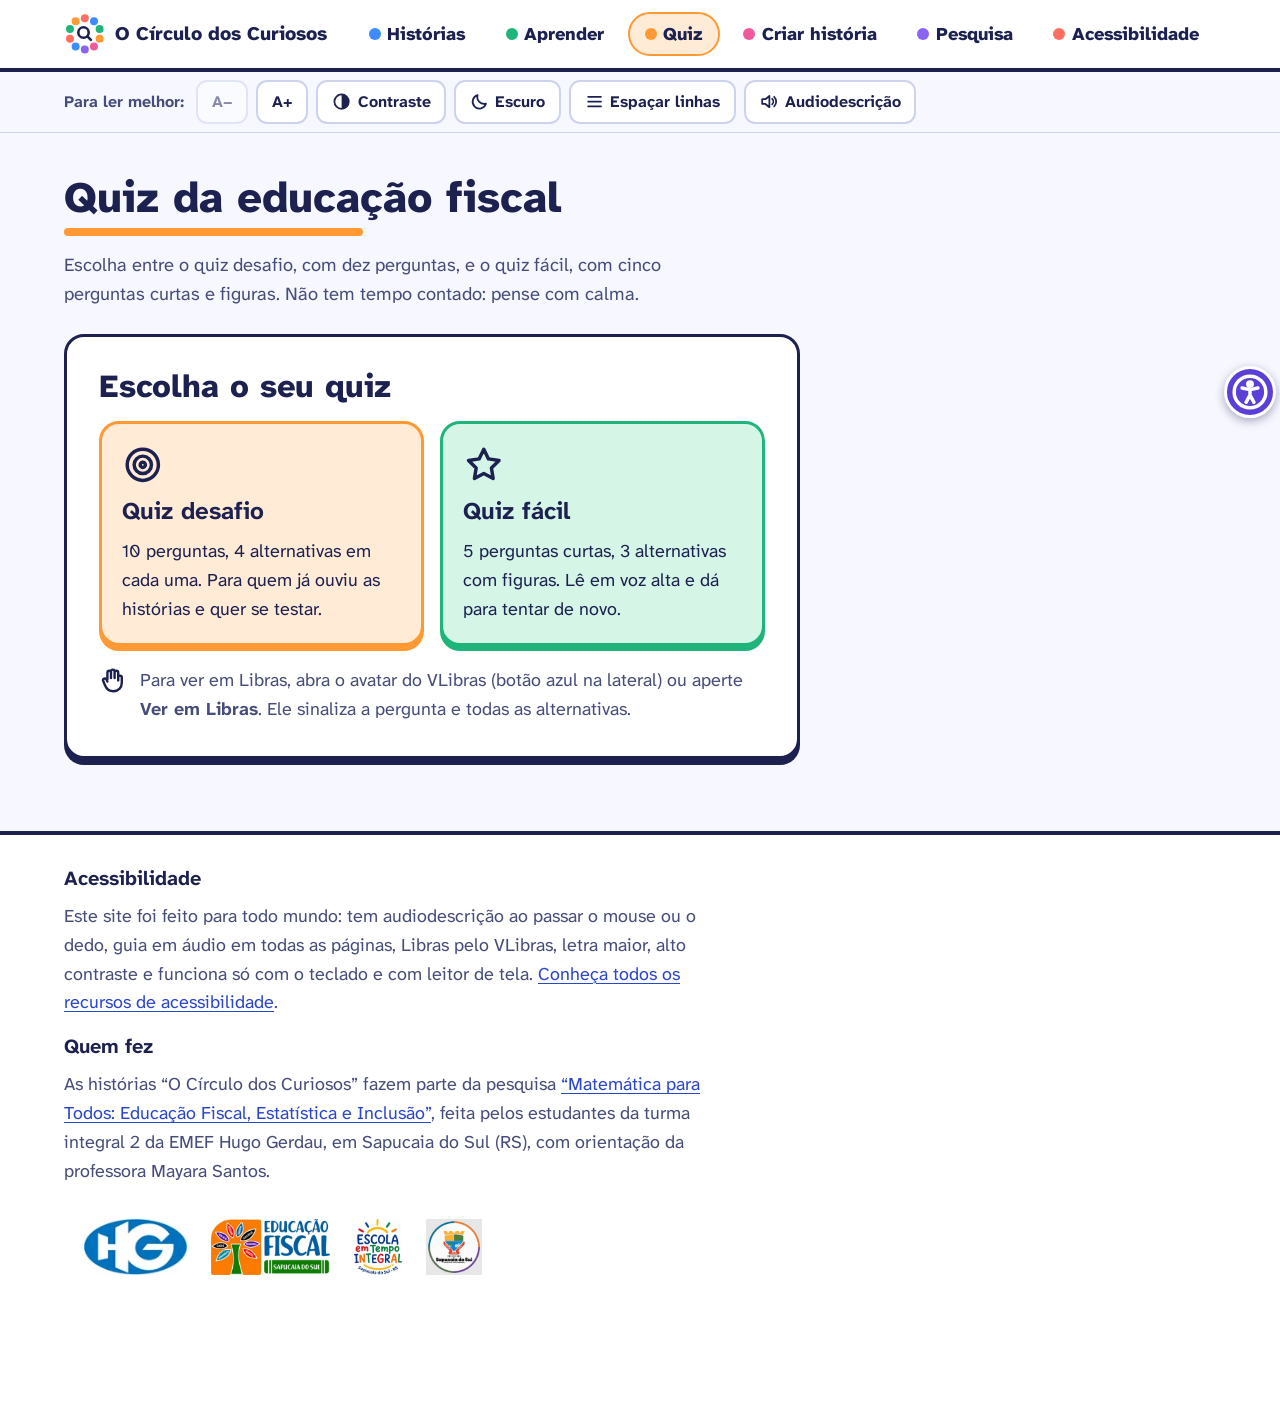
<file: quiz.html>
<!doctype html>
<html lang="pt-BR">
<head>
<meta charset="utf-8">
<meta name="viewport" content="width=device-width, initial-scale=1">
<title>Quiz da educação fiscal | O Círculo dos Curiosos</title>
<meta name="description" content="Quiz de educação fiscal em dois níveis, desafio e fácil, com leitura em voz alta e Libras.">
<link rel="preconnect" href="https://fonts.googleapis.com">
<link rel="preconnect" href="https://fonts.gstatic.com" crossorigin>
<link rel="stylesheet" href="https://fonts.googleapis.com/css2?family=Atkinson+Hyperlegible+Next:ital,wght@0,400;0,700;0,800;1,400&display=swap">
<link rel="stylesheet" href="css/estilo.css">
<script>
  /* Aplica as preferências antes de desenhar a página */
  (function () {
    var r = document.documentElement;
    r.classList.add("js");
    function ler(k) { try { return localStorage.getItem("historias:" + k); } catch (e) { return null; } }
    var t = ler("tamanho"); if (t && t !== "0") r.setAttribute("data-tamanho", t);
    var e = ler("escuro");
    if (e === "1" || (e === null && window.matchMedia && matchMedia("(prefers-color-scheme: dark)").matches)) r.setAttribute("data-tema", "escuro");
    if (ler("contraste") === "1") r.setAttribute("data-contraste", "alto");
    if (ler("espaco") === "1") r.setAttribute("data-espaco", "amplo");
    if (ler("libras") === "1") r.setAttribute("data-libras", "sim");
  })();
</script>
</head>
<body>
<a class="pular" href="#audiodescricao-pagina" data-ouvir-ad>Ouvir o guia em áudio desta página</a>
<button type="button" class="pular sem-js-oculto" data-alternar-voz>Ativar a audiodescrição</button>
<a class="pular" href="#conteudo">Pular para o conteúdo</a>
<button type="button" class="botao-acess sem-js-oculto" id="abrir-acess" aria-haspopup="dialog" aria-controls="painel-acess" aria-label="Acessibilidade: audiodescrição e guia em áudio">
  <svg viewBox="0 0 24 24" aria-hidden="true" focusable="false" fill="none" stroke="currentColor" stroke-width="2.2" stroke-linecap="round" stroke-linejoin="round"><circle cx="12" cy="12" r="10"/><circle cx="12" cy="7" r="1.4" fill="currentColor"/><path d="M7 9.5l5 1 5-1M12 10.5v3.5l-2.5 4.5M12 14l2.5 4.5"/></svg><span class="botao-acess-rotulo">Acessibilidade<span class="so-leitor">: audiodescrição e guia em áudio</span></span>
</button>
<dialog class="painel-acess" id="painel-acess" aria-labelledby="titulo-painel-acess">
  <div class="painel-topo">
    <h2 id="titulo-painel-acess"><svg viewBox="0 0 24 24" aria-hidden="true" focusable="false" fill="none" stroke="currentColor" stroke-width="2.2" stroke-linecap="round" stroke-linejoin="round"><circle cx="12" cy="12" r="10"/><circle cx="12" cy="7" r="1.4" fill="currentColor"/><path d="M7 9.5l5 1 5-1M12 10.5v3.5l-2.5 4.5M12 14l2.5 4.5"/></svg>Acessibilidade</h2>
    <button type="button" class="botao-opcao" id="fechar-acess">Fechar<span class="so-leitor"> o painel de acessibilidade</span></button>
  </div>
  <section class="painel-bloco" aria-labelledby="pa-voz">
    <h3 id="pa-voz">Audiodescrição</h3>
    <p>Ative e passe o mouse ou o dedo sobre qualquer parte do site: ele fala o que é e o que acontece ao clicar. Também funciona com a tecla Tab.</p>
    <button type="button" class="botao botao-principal" data-alternar-voz><span class="rotulo">Ativar a audiodescrição</span></button>
  </section>
  <section class="painel-bloco" aria-labelledby="pa-ad">
    <h3 id="pa-ad">Guia em áudio desta página</h3>
    <p>Um áudio que conta o que tem nesta página e onde fica cada coisa. Você pode fechar o painel e continuar ouvindo.</p>
    <ul class="lista lista-ad">
<li>
<article class="historia cor-roxo" id="audiodescricao-pagina" aria-labelledby="titulo-audiodescricao-pagina" data-titulo="Guia em áudio da página Quiz" data-duracao="209.37">
  <div class="numero" aria-hidden="true"><svg class="icone-svg" viewBox="0 0 24 24" aria-hidden="true" focusable="false" fill="none" stroke="currentColor" stroke-width="2" stroke-linecap="round" stroke-linejoin="round"><path d="M4 15v-3a8 8 0 0 1 16 0v3"/><rect x="3" y="14" width="4" height="6" rx="1.5"/><rect x="17" y="14" width="4" height="6" rx="1.5"/></svg></div>
  <div class="corpo">
    <h3 id="titulo-audiodescricao-pagina">Guia da página Quiz</h3>
    
    <audio class="audio-nativo" controls preload="metadata" aria-label="Áudio: Guia em áudio da página Quiz">
      <source src="audios/audiodescricao-quiz.mp3" type="audio/mpeg">
      Seu navegador não toca áudio. <a href="audios/audiodescricao-quiz.mp3">Baixe o arquivo de Guia em áudio da página Quiz</a>.
    </audio>
    <div class="acoes sem-js-oculto">
      <button type="button" class="botao-tocar" data-estado="parado" aria-label="Ouvir: Guia em áudio da página Quiz"><svg class="icone-tocar" viewBox="0 0 24 24" aria-hidden="true" focusable="false"><path fill="currentColor" d="M8 5.5v13a1 1 0 0 0 1.5.86l10.5-6.5a1 1 0 0 0 0-1.72L9.5 4.64A1 1 0 0 0 8 5.5z"/></svg><svg class="icone-pausar" viewBox="0 0 24 24" aria-hidden="true" focusable="false"><rect fill="currentColor" x="6" y="5" width="4.2" height="14" rx="1"/><rect fill="currentColor" x="13.8" y="5" width="4.2" height="14" rx="1"/></svg><span class="rotulo">Ouvir</span></button>
      <span class="duracao"><span aria-hidden="true">3 min 29 s</span><span class="so-leitor">Duração: 3 minutos e 29 segundos</span></span>
      <button type="button" class="botao-texto" aria-expanded="false" aria-controls="texto-audiodescricao-pagina"><span class="rotulo">Ler o texto</span><span class="so-leitor"> de Guia em áudio da página Quiz</span><svg viewBox="0 0 24 24" aria-hidden="true" focusable="false"><path fill="none" stroke="currentColor" stroke-width="2.6" stroke-linecap="round" stroke-linejoin="round" d="M6 9l6 6 6-6"/></svg></button>
    </div>
    <div class="player" hidden>
      <div class="barra">
        <input type="range" class="posicao" min="0" max="209" step="1" value="0" aria-label="Posição em Guia em áudio da página Quiz">
        <span class="tempo" aria-hidden="true">0:00 / 3:29</span>
      </div>
      <p class="situacao-libras" hidden></p>
      <div class="ajustes">
        <button type="button" class="botao-opcao voltar" aria-label="Voltar 10 segundos">− 10 s</button>
        <button type="button" class="botao-opcao avancar" aria-label="Avançar 10 segundos">+ 10 s</button>
        <label for="vel-audiodescricao-pagina">Velocidade</label>
        <select id="vel-audiodescricao-pagina" class="velocidade">
          <option value="0.75">Mais devagar (0,75×)</option>
          <option value="1">Normal (1×)</option>
          <option value="1.25">Mais rápido (1,25×)</option>
          <option value="1.5">Rápido (1,5×)</option>
        </select>
        <a class="botao-opcao" href="audios/audiodescricao-quiz.mp3" download>Baixar áudio<span class="so-leitor"> de Guia em áudio da página Quiz</span></a>
      </div>
    </div>
    <div class="texto" id="texto-audiodescricao-pagina" role="region" aria-label="Texto de Guia em áudio da página Quiz" tabindex="0" hidden><p><span class="trecho" data-inicio="0.3" data-fim="2.75">Guia em áudio da página Quiz.</span> <span class="trecho" data-inicio="3.5" data-fim="7.01">Aqui você responde perguntas sobre educação fiscal.</span> <span class="trecho" data-inicio="7.76" data-fim="11.2">A parte de cima é igual em todas as páginas.</span> <span class="trecho" data-inicio="11.55" data-fim="21.18">Os três primeiros itens são atalhos que só aparecem quando recebem o foco: Ouvir o guia em áudio desta página, Ativar a audiodescrição e Pular para o conteúdo.</span> <span class="trecho" data-inicio="21.53" data-fim="24.5">Logo depois vem o botão Acessibilidade.</span> <span class="trecho" data-inicio="24.85" data-fim="29.46">Ele fica sempre no lado direito da tela, um pouco acima do meio.</span></p><p><span class="trecho" data-inicio="29.81" data-fim="34.64">É redondo e roxo, com o desenho de uma pessoa de braços abertos.</span> <span class="trecho" data-inicio="34.99" data-fim="42.9">Ele abre o painel de acessibilidade, onde ficam o botão Ativar a audiodescrição, este guia em áudio e o VLibras.</span> <span class="trecho" data-inicio="43.25" data-fim="46.3">Para fechar o painel, aperte Esc.</span> <span class="trecho" data-inicio="46.65" data-fim="50.45">Se você fechar o painel, o guia continua tocando.</span> <span class="trecho" data-inicio="50.8" data-fim="64.73">Depois vem o cabeçalho, com o link O Círculo dos Curiosos, no canto de cima, à esquerda, e o menu com seis links: Histórias, Aprender, Quiz, Criar história, Pesquisa e Acessibilidade.</span></p><p><span class="trecho" data-inicio="65.08" data-fim="74.41">Embaixo do menu fica a faixa Para ler melhor, com os botões para diminuir e aumentar a letra, Contraste, Escuro, Espaçar linhas e Audiodescrição.</span> <span class="trecho" data-inicio="75.16" data-fim="85.45">O conteúdo principal começa com o título Quiz da educação fiscal, com um traço laranja embaixo, e uma caixa branca de borda escura, onde o quiz acontece.</span> <span class="trecho" data-inicio="86.2" data-fim="93.62">Primeiro você escolhe o quiz, com o título Escolha o seu quiz e dois botões grandes, um ao lado do outro.</span></p><p><span class="trecho" data-inicio="93.97" data-fim="102.37">O primeiro, laranja, com o desenho de um alvo, é o Quiz desafio: dez perguntas, cada uma com quatro alternativas.</span> <span class="trecho" data-inicio="102.72" data-fim="110.91">O segundo, verde, com uma estrela, é o Quiz fácil: cinco perguntas curtas, com três alternativas e figuras.</span> <span class="trecho" data-inicio="111.26" data-fim="115.22">Ele lê tudo em voz alta sozinho e deixa tentar de novo.</span> <span class="trecho" data-inicio="115.97" data-fim="127.38">Depois de escolher, aparecem, nesta ordem: uma fileira de círculos numerados, que mostra em qual pergunta você está, o botão Ouvir a pergunta, o botão Ver em Libras e a pergunta.</span></p><p><span class="trecho" data-inicio="127.73" data-fim="130.25">O foco vai sozinho para a pergunta.</span> <span class="trecho" data-inicio="131.0" data-fim="138.39">No Quiz desafio, as quatro alternativas são opções de marcar, com as letras A, B, C e D.</span> <span class="trecho" data-inicio="138.74" data-fim="144.53">Use as setas do teclado para escolher e depois aperte o botão Responder, logo abaixo.</span> <span class="trecho" data-inicio="145.28" data-fim="152.83">No Quiz fácil, as três alternativas são botões grandes, lado a lado, cada um com um desenho e um texto curto.</span> <span class="trecho" data-inicio="153.18" data-fim="156.92">Use o Tab para ir de um a outro e Enter para responder.</span> <span class="trecho" data-inicio="157.67" data-fim="168.06">Depois de responder, aparece uma caixa com o resultado, verde quando acerta e vermelha quando erra, com a explicação, um link para a história e o botão Próxima pergunta.</span></p><p><span class="trecho" data-inicio="168.41" data-fim="171.01">O foco vai sozinho para essa caixa.</span> <span class="trecho" data-inicio="171.36" data-fim="177.48">Se o avatar do VLibras estiver aberto, ele sinaliza cada pergunta e as alternativas sozinho.</span> <span class="trecho" data-inicio="177.83" data-fim="185.17">No final aparece quantas perguntas você acertou e os botões Jogar de novo, o outro quiz e Escolher outro quiz.</span> <span class="trecho" data-inicio="185.92" data-fim="194.62">No fim da página fica o rodapé, com o link Conheça todos os recursos de acessibilidade e as informações sobre quem fez o projeto.</span> <span class="trecho" data-inicio="194.97" data-fim="204.6">No lado direito da tela, logo abaixo do botão Acessibilidade, fica o botão azul do VLibras, que abre um avatar para traduzir o site para Libras.</span></p><p><span class="trecho" data-inicio="204.95" data-fim="208.62">Com o teclado, ele é o último item da página.</span></p><p class="aviso">Texto do guia em áudio desta página.</p></div>
    
    
  </div>
</article>
</li></ul>
  </section>
  <section class="painel-bloco" aria-labelledby="pa-libras">
    <h3 id="pa-libras">Libras</h3>
    <p>O avatar do VLibras traduz o texto da página para Libras.</p>
    <button type="button" class="botao" data-abrir-vlibras>Abrir o VLibras</button>
  </section>
  <section class="painel-bloco" aria-labelledby="pa-atalhos">
    <h3 id="pa-atalhos">Atalhos do teclado</h3>
    <dl class="atalhos-painel">
      <div><dt><kbd>Alt</kbd> + <kbd>Shift</kbd> + <kbd>D</kbd></dt><dd>Ativa ou desativa a audiodescrição.</dd></div>
      <div><dt><kbd>Alt</kbd> + <kbd>Shift</kbd> + <kbd>A</kbd></dt><dd>Abre este painel e toca o guia em áudio.</dd></div>
      <div><dt><kbd>Esc</kbd></dt><dd>Fecha este painel e cala a voz.</dd></div>
    </dl>
    <p><a href="acessibilidade.html">Ver todos os recursos de acessibilidade</a></p>
  </section>
</dialog>

<header class="topo">
  <div class="envoltorio">
    <a class="marca" href="index.html"><svg viewBox="0 0 48 48" aria-hidden="true" focusable="false"><circle cx="24.0" cy="6.0" r="4.6" style="fill:var(--coral)"/><circle cx="34.6" cy="9.4" r="4.6" style="fill:var(--azul)"/><circle cx="41.1" cy="18.4" r="4.6" style="fill:var(--verde)"/><circle cx="41.1" cy="29.6" r="4.6" style="fill:var(--laranja)"/><circle cx="34.6" cy="38.6" r="4.6" style="fill:var(--rosa)"/><circle cx="24.0" cy="42.0" r="4.6" style="fill:var(--roxo)"/><circle cx="13.4" cy="38.6" r="4.6" style="fill:var(--azul)"/><circle cx="6.9" cy="29.6" r="4.6" style="fill:var(--coral)"/><circle cx="6.9" cy="18.4" r="4.6" style="fill:var(--verde)"/><circle cx="13.4" cy="9.4" r="4.6" style="fill:var(--laranja)"/><circle cx="22.5" cy="22.5" r="6" fill="none" stroke="currentColor" stroke-width="3"/><path d="M27 27 31 31" stroke="currentColor" stroke-width="3" stroke-linecap="round"/></svg>O Círculo dos Curiosos</a>
    <nav class="menu" aria-label="Páginas do site"><ul><li class="cor-azul"><a href="index.html"><span class="bolinha" aria-hidden="true"></span>Histórias</a></li><li class="cor-verde"><a href="aprender.html"><span class="bolinha" aria-hidden="true"></span>Aprender</a></li><li class="cor-laranja"><a href="quiz.html" aria-current="page"><span class="bolinha" aria-hidden="true"></span>Quiz</a></li><li class="cor-rosa"><a href="criar.html"><span class="bolinha" aria-hidden="true"></span>Criar história</a></li><li class="cor-roxo"><a href="pesquisa.html"><span class="bolinha" aria-hidden="true"></span>Pesquisa</a></li><li class="cor-coral"><a href="acessibilidade.html"><span class="bolinha" aria-hidden="true"></span>Acessibilidade</a></li></ul></nav>
  </div>
</header>
<div class="barra-opcoes sem-js-oculto">
  <div class="envoltorio">
    <fieldset class="opcoes">
      <legend>Para ler melhor:</legend>
      <button type="button" class="botao-opcao" id="texto-menor" aria-label="Diminuir o texto">A−</button>
      <button type="button" class="botao-opcao" id="texto-maior" aria-label="Aumentar o texto">A+</button>
      <button type="button" class="botao-opcao" id="alto-contraste" aria-pressed="false">
        <svg viewBox="0 0 24 24" aria-hidden="true" focusable="false"><circle cx="12" cy="12" r="9" fill="none" stroke="currentColor" stroke-width="2.2"/><path d="M12 3a9 9 0 0 1 0 18z" fill="currentColor"/></svg>
        Contraste
      </button>
      <button type="button" class="botao-opcao" id="modo-escuro" aria-pressed="false">
        <svg viewBox="0 0 24 24" aria-hidden="true" focusable="false"><path d="M20 14.5A8.5 8.5 0 0 1 9.5 4a8.5 8.5 0 1 0 10.5 10.5z" fill="none" stroke="currentColor" stroke-width="2.2" stroke-linejoin="round"/></svg>
        Escuro
      </button>
      <button type="button" class="botao-opcao" id="espacamento" aria-pressed="false">
        <svg viewBox="0 0 24 24" aria-hidden="true" focusable="false"><path d="M4 6h16M4 12h16M4 18h16" fill="none" stroke="currentColor" stroke-width="2.2" stroke-linecap="round"/></svg>
        Espaçar linhas
      </button>
      <button type="button" class="botao-opcao" id="voz-site" aria-pressed="false">
        <svg viewBox="0 0 24 24" aria-hidden="true" focusable="false"><path d="M4 9v6h4l5 4V5L8 9z" fill="none" stroke="currentColor" stroke-width="2.2" stroke-linejoin="round"/><path d="M16.5 8.5a5 5 0 0 1 0 7M19 6a8.5 8.5 0 0 1 0 12" fill="none" stroke="currentColor" stroke-width="2.2" stroke-linecap="round"/></svg>
        Audiodescrição
      </button>
    </fieldset>
  </div>
</div>

<main id="conteudo" tabindex="-1">
  <div class="envoltorio">

    <section class="secao cor-laranja" aria-labelledby="h-quiz">
      <h1 class="titulo-secao" id="h-quiz">Quiz da educação fiscal</h1>
      <p class="descricao">Escolha entre o quiz desafio, com dez perguntas, e o quiz fácil, com cinco perguntas curtas e figuras. Não tem tempo contado: pense com calma.</p>
      <div class="quiz" id="quiz">
        <p>O quiz precisa de JavaScript ligado no navegador.</p>
      </div>
    </section>
  </div>
</main>

<footer class="rodape">
  <div class="envoltorio">
    <h2>Acessibilidade</h2>
    <p>Este site foi feito para todo mundo: tem audiodescrição ao passar o mouse ou o dedo, guia em áudio em todas as páginas, Libras pelo VLibras, letra maior, alto contraste e funciona só com o teclado e com leitor de tela. <a href="acessibilidade.html">Conheça todos os recursos de acessibilidade</a>.</p>
    <h2>Quem fez</h2>
    <p>As histórias “O Círculo dos Curiosos” fazem parte da pesquisa <a href="pesquisa.html">“Matemática para Todos: Educação Fiscal, Estatística e Inclusão”</a>, feita pelos estudantes da turma integral 2 da EMEF Hugo Gerdau, em Sapucaia do Sul (RS), com orientação da professora Mayara Santos.</p>
    <ul class="logos" aria-label="Instituições do projeto">
      <li><img src="imagens/logos/hugo-gerdau.webp" alt="EMEF Hugo Gerdau" height="56"></li>
      <li><img src="imagens/logos/educacao-fiscal.webp" alt="Educação Fiscal Sapucaia do Sul" height="56"></li>
      <li><img src="imagens/logos/tempo-integral.webp" alt="Escola em Tempo Integral, Sapucaia do Sul" height="56"></li>
      <li><img src="imagens/logos/prefeitura.webp" alt="Prefeitura de Sapucaia do Sul" height="56"></li>
    </ul>
  </div>
</footer>

<div id="avisos" class="so-leitor" role="status" aria-live="polite"></div>

<!-- VLibras: tradução automática para Libras (Governo Federal) -->
<div vw class="enabled">
  <div vw-access-button class="active"></div>
  <div vw-plugin-wrapper><div class="vw-plugin-top-wrapper"></div></div>
</div>
<script src="https://vlibras.gov.br/app/vlibras-plugin.js" defer></script>
<script>
  window.addEventListener("load", function () {
    try { new window.VLibras.Widget("https://vlibras.gov.br/app"); } catch (e) { /* sem internet: segue sem Libras */ }
  });
</script>
<script src="js/app.js"></script>
<script src="js/quiz.js"></script>
</body>
</html>
</file>
<file: css/estilo.css>
/* =========================================================
   O Círculo dos Curiosos — estilos
   ========================================================= */

/* ===== Cores ===== */
:root {
  --tinta: #1d2150;
  --tinta-suave: #474d7a;
  --papel: #f6f7ff;
  --superficie: #ffffff;
  --linha: #cdd3ee;
  --mar: #2b47c9;
  --foco: #2b47c9;

  --sol: #ffc83d;
  --sol-forte: #f0ad00;
  --coral: #ff6f61;   --coral-claro: #ffe3df;
  --verde: #1fb57a;   --verde-claro: #d5f5e6;
  --azul: #3d8bff;    --azul-claro: #dfeaff;
  --roxo: #8a63f2;    --roxo-claro: #ece4ff;
  --laranja: #ff9933; --laranja-claro: #ffebd6;
  --rosa: #f05a9d;    --rosa-claro: #fde1ee;
  --texto-na-cor: #1d2150;

  --largura-texto: 42rem;
  --largura: 72rem;
  --raio: 1.25rem;
  --altura-linha: 1.6;
  --espaco-letras: normal;
  --espaco-palavras: normal;
  color-scheme: light;
}

:root[data-tema="escuro"] {
  --tinta: #f0f2ff;
  --tinta-suave: #c0c5e8;
  --papel: #121633;
  --superficie: #1a1f45;
  --linha: #363d75;
  --mar: #a9bcff;
  --foco: #ffc83d;
  --coral-claro: #4a2433;
  --verde-claro: #143d33;
  --azul-claro: #1b2d5e;
  --roxo-claro: #2d2463;
  --laranja-claro: #46301c;
  --rosa-claro: #47203d;
  color-scheme: dark;
}

:root[data-contraste="alto"] {
  --tinta: #ffffff;
  --tinta-suave: #ffffff;
  --papel: #000000;
  --superficie: #000000;
  --linha: #ffffff;
  --mar: #ffff00;
  --foco: #ffff00;
  --sol: #ffff00; --sol-forte: #ffff00;
  --coral: #ffff00; --verde: #ffff00; --azul: #ffff00; --roxo: #ffff00; --laranja: #ffff00; --rosa: #ffff00;
  --coral-claro: #000; --verde-claro: #000; --azul-claro: #000; --roxo-claro: #000; --laranja-claro: #000; --rosa-claro: #000;
  --texto-na-cor: #000000;
  color-scheme: dark;
}

:root[data-espaco="amplo"] {
  --altura-linha: 2;
  --espaco-letras: 0.12em;
  --espaco-palavras: 0.16em;
}

/* Cor de cada bloco (história, assunto, personagem) */
.cor-coral   { --cor: var(--coral);   --cor-claro: var(--coral-claro); }
.cor-verde   { --cor: var(--verde);   --cor-claro: var(--verde-claro); }
.cor-azul    { --cor: var(--azul);    --cor-claro: var(--azul-claro); }
.cor-roxo    { --cor: var(--roxo);    --cor-claro: var(--roxo-claro); }
.cor-laranja { --cor: var(--laranja); --cor-claro: var(--laranja-claro); }
.cor-rosa    { --cor: var(--rosa);    --cor-claro: var(--rosa-claro); }

/* ===== Base ===== */
*, *::before, *::after { box-sizing: border-box; }

html { font-size: 100%; -webkit-text-size-adjust: 100%; scroll-padding-top: 1rem; }
html[data-tamanho="1"] { font-size: 112.5%; }
html[data-tamanho="2"] { font-size: 125%; }
html[data-tamanho="3"] { font-size: 150%; }
html[data-tamanho="4"] { font-size: 175%; }

body {
  margin: 0;
  background: var(--papel);
  color: var(--tinta);
  font-family: "Atkinson Hyperlegible Next", "Atkinson Hyperlegible", "Segoe UI", system-ui, sans-serif;
  font-size: 1.125rem;
  line-height: var(--altura-linha);
  letter-spacing: var(--espaco-letras);
  word-spacing: var(--espaco-palavras);
}

[hidden] { display: none !important; }
h1, h2, h3 { line-height: 1.15; margin: 0; }
p { margin: 0 0 1em; }
img, svg { max-width: 100%; }

a { color: var(--mar); text-underline-offset: 0.18em; text-decoration-thickness: 0.08em; }
a:hover { text-decoration-thickness: 0.16em; }

:focus-visible {
  outline: 0.25rem solid var(--foco);
  outline-offset: 0.2rem;
  border-radius: 0.35rem;
}

.so-leitor {
  position: absolute !important;
  width: 1px; height: 1px;
  padding: 0; margin: -1px;
  overflow: hidden; clip: rect(0 0 0 0);
  white-space: nowrap; border: 0;
}

.pular {
  position: absolute;
  left: 1rem; top: -10rem;
  z-index: 100;
  background: var(--sol);
  color: var(--texto-na-cor);
  padding: 0.75rem 1.25rem;
  border-radius: 0.5rem;
  font-weight: 700;
  text-decoration: none;
}
.pular:focus { top: 1rem; }

.envoltorio {
  width: min(100% - 2rem, var(--largura));
  margin-inline: auto;
}

html:not(.js) .sem-js-oculto { display: none !important; }

/* ===== Botões ===== */
.botao {
  font: inherit;
  font-weight: 800;
  font-size: 1.1rem;
  min-height: 3rem;
  padding: 0.5rem 1.3rem;
  border: 3px solid var(--tinta);
  border-radius: 999px;
  background: var(--superficie);
  color: var(--tinta);
  cursor: pointer;
  display: inline-flex;
  align-items: center;
  justify-content: center;
  gap: 0.55rem;
  text-decoration: none;
  box-shadow: 0 4px 0 var(--tinta);
  transition: transform 0.08s, box-shadow 0.08s;
}
.botao:hover { transform: translateY(-1px); box-shadow: 0 5px 0 var(--tinta); }
.botao:active { transform: translateY(3px); box-shadow: 0 1px 0 var(--tinta); }
.botao svg { width: 1.4rem; height: 1.4rem; flex: none; }
.botao-principal { background: var(--sol); color: var(--texto-na-cor); }
.botao:disabled { opacity: 0.55; cursor: not-allowed; transform: none; }

.botao-opcao {
  font: inherit;
  font-size: 1rem;
  font-weight: 700;
  min-height: 2.75rem;
  min-width: 2.75rem;
  padding: 0.4rem 0.85rem;
  border: 2px solid var(--linha);
  border-radius: 0.7rem;
  background: var(--superficie);
  color: var(--tinta);
  cursor: pointer;
  display: inline-flex;
  align-items: center;
  gap: 0.4rem;
  text-decoration: none;
}
.botao-opcao:hover { border-color: var(--tinta); }
.botao-opcao[aria-pressed="true"] { background: var(--tinta); color: var(--papel); border-color: var(--tinta); }
.botao-opcao svg { width: 1.2em; height: 1.2em; flex: none; }
.botao-opcao:disabled { opacity: 0.5; cursor: not-allowed; }

/* ===== Cabeçalho ===== */
.topo {
  background: var(--superficie);
  border-bottom: 4px solid var(--tinta);
}
.topo .envoltorio {
  display: flex;
  flex-wrap: wrap;
  align-items: center;
  gap: 0.75rem 1.5rem;
  padding-block: 0.75rem;
}
.marca {
  display: inline-flex;
  align-items: center;
  gap: 0.6rem;
  font-weight: 800;
  font-size: 1.2rem;
  color: var(--tinta);
  text-decoration: none;
  margin-right: auto;
}
.marca svg { width: 2.6rem; height: 2.6rem; flex: none; }

.menu ul {
  list-style: none;
  display: flex;
  flex-wrap: wrap;
  gap: 0.4rem;
  margin: 0;
  padding: 0;
}
.menu a {
  display: inline-flex;
  align-items: center;
  gap: 0.4rem;
  min-height: 2.75rem;
  padding: 0.35rem 0.95rem;
  border-radius: 999px;
  font-weight: 800;
  color: var(--tinta);
  text-decoration: none;
  border: 2px solid transparent;
}
.menu a:hover { border-color: var(--cor, var(--linha)); background: var(--cor-claro, transparent); }
.menu a[aria-current="page"] {
  background: var(--cor-claro);
  border-color: var(--cor);
}
.menu a .bolinha {
  width: 0.75rem; height: 0.75rem;
  border-radius: 50%;
  background: var(--cor);
  flex: none;
}

.barra-opcoes {
  background: var(--papel);
  border-bottom: 1px solid var(--linha);
}
.barra-opcoes .envoltorio { padding-block: 0.5rem; }
.opcoes {
  display: flex;
  flex-wrap: wrap;
  align-items: center;
  gap: 0.5rem;
  margin: 0; padding: 0; border: 0;
}
.opcoes legend {
  float: left;
  padding: 0;
  margin-right: 0.25rem;
  font-weight: 700;
  font-size: 1rem;
  color: var(--tinta-suave);
}

/* ===== Abertura ===== */
.abertura {
  display: grid;
  grid-template-columns: minmax(0, 1.1fr) minmax(0, 0.9fr);
  align-items: center;
  gap: 2rem 3rem;
  padding-block: clamp(2rem, 6vw, 4.5rem) clamp(1.5rem, 4vw, 3rem);
}
.abertura h1 {
  font-size: clamp(2.6rem, 7vw, 5rem);
  font-weight: 800;
  letter-spacing: -0.02em;
  line-height: 1;
}
.abertura h1 .linha { display: block; }
:root[data-espaco="amplo"] .abertura h1 { letter-spacing: 0.02em; }

.braille {
  display: block;
  margin-top: 1.1rem;
  width: 100%;
  max-width: 34rem;
  height: auto;
}
.braille .vazio { fill: none; stroke: var(--linha); stroke-width: 1.2; }
.braille .cheio { fill: var(--tinta); }
.braille .c0 { fill: var(--coral); }
.braille .c1 { fill: var(--azul); }
.braille .c2 { fill: var(--verde); }
.braille .c3 { fill: var(--roxo); }
.braille .c4 { fill: var(--laranja); }
.braille .c5 { fill: var(--rosa); }
.braille-legenda {
  margin: 0.4rem 0 0;
  font-size: 0.95rem;
  color: var(--tinta-suave);
}

.abertura .lead {
  margin-top: 1.5rem;
  max-width: 36rem;
  font-size: 1.3rem;
}

.roda {
  width: 100%;
  max-width: 30rem;
  justify-self: center;
}
.roda svg { display: block; width: 100%; height: auto; overflow: visible; }
.roda .rosto-na-roda {
  transform-box: fill-box;
  transform-origin: center;
  animation: entrar 0.5s cubic-bezier(0.34, 1.56, 0.64, 1) both;
  animation-delay: calc(var(--i) * 0.08s + 0.15s);
}
@keyframes entrar { from { transform: scale(0); opacity: 0; } }
.roda .centro { fill: var(--sol); }
.roda .centro-traco { stroke: var(--texto-na-cor); }
.roda .anel { fill: none; stroke: var(--linha); stroke-width: 3; stroke-dasharray: 2 12; stroke-linecap: round; }

/* Roda com as fotos das crianças */
.roda-fotos {
  position: relative;
  width: 100%;
  aspect-ratio: 1;
}
.roda-centro {
  position: absolute;
  left: 32%; top: 32%;
  width: 36%; height: 36%;
  border-radius: 50%;
  background: var(--sol);
  color: var(--texto-na-cor);
  display: grid;
  place-items: center;
  box-shadow: 0 0 0 6px var(--superficie), 0 0 0 9px var(--sol-forte);
}
.roda-centro .roda-lupa { width: 62%; height: 62%; }
.roda-fotos ul { list-style: none; margin: 0; padding: 0; }
.roda-rosto {
  position: absolute;
  left: 39.5%; top: 39.5%;
  width: 21%; height: 21%;
  display: block;
  border-radius: 50%;
  border: 5px solid var(--cor);
  background: var(--cor-claro);
  transform: rotate(var(--a)) translateY(-185%) rotate(calc(-1 * var(--a)));
  animation: entrar-foto 0.5s cubic-bezier(0.34, 1.56, 0.64, 1) backwards;
  animation-delay: calc(var(--i) * 0.08s + 0.15s);
  transition: scale 0.18s ease, box-shadow 0.18s ease;
  cursor: pointer;
}
.roda-rosto img {
  display: block;
  width: 100%;
  height: 100%;
  border-radius: 50%;
  object-fit: cover;
}
.roda-rosto:hover, .roda-rosto:focus-visible {
  scale: 1.12;
  z-index: 2;
  box-shadow: 0 0 0 5px var(--sol), 0 6px 16px rgba(0, 0, 0, 0.35);
}
.roda-rosto:focus-visible { outline: none; }
.roda-nome {
  position: absolute;
  left: 50%;
  bottom: -0.6rem;
  transform: translate(-50%, 50%);
  padding: 0.1rem 0.65rem;
  border-radius: 999px;
  background: var(--superficie);
  border: 3px solid var(--cor);
  color: var(--tinta);
  font-weight: 800;
  font-size: 0.95rem;
  white-space: nowrap;
  opacity: 0;
  pointer-events: none;
  transition: opacity 0.15s ease;
}
.roda-rosto:hover .roda-nome, .roda-rosto:focus-visible .roda-nome { opacity: 1; }
@keyframes entrar-foto { from { scale: 0; opacity: 0; } }

/* Cartão da criança escolhida na roda */
.personagem { scroll-margin-top: 1.5rem; }
.personagem:target, .personagem.chegou {
  outline: 6px solid var(--sol);
  outline-offset: 4px;
  animation: piscar-cartao 0.6s ease-in-out 3;
}
.personagem:focus { outline: 6px solid var(--sol); outline-offset: 4px; }
@keyframes piscar-cartao { 50% { outline-color: transparent; } }
@media (prefers-reduced-motion: no-preference) {
  html { scroll-behavior: smooth; }
}

/* ===== Escolhas (Libras junto, seguir ouvindo) ===== */
.escolhas {
  display: grid;
  gap: 0.9rem;
  margin-top: 1.75rem;
  max-width: 36rem;
}
.escolha {
  display: grid;
  grid-template-columns: 1.7rem 1fr;
  gap: 0.15rem 0.75rem;
  align-items: center;
  padding: 0.75rem 1rem;
  border-radius: 1rem;
  background: var(--superficie);
  border: 2px solid var(--linha);
}
.escolha input {
  width: 1.7rem; height: 1.7rem;
  margin: 0;
  accent-color: var(--mar);
  cursor: pointer;
}
.escolha label {
  font-weight: 800;
  font-size: 1.15rem;
  cursor: pointer;
  min-height: 2.75rem;
  display: flex;
  align-items: center;
}
.escolha .explica {
  grid-column: 2;
  margin: 0;
  font-size: 1rem;
  color: var(--tinta-suave);
}
.escolha .alerta { color: var(--tinta); font-weight: 700; }
.escolha input:disabled + label { opacity: 0.6; cursor: not-allowed; }

/* ===== Seções ===== */
.secao { padding-block: 2.5rem 1.5rem; }
.titulo-secao {
  font-size: clamp(1.9rem, 4.5vw, 2.7rem);
  font-weight: 800;
  display: inline-block;
}
.titulo-secao::after {
  content: "";
  display: block;
  height: 0.5rem;
  margin-top: 0.35rem;
  border-radius: 1rem;
  background: var(--cor, var(--sol));
  width: 60%;
}
.secao > .descricao, .secao .descricao {
  margin-top: 0.9rem;
  max-width: var(--largura-texto);
  color: var(--tinta-suave);
  font-size: 1.15rem;
}

/* ===== Personagens ===== */
.personagens {
  list-style: none;
  margin: 1.5rem 0 0;
  padding: 0;
  display: grid;
  grid-template-columns: repeat(auto-fill, minmax(11.5rem, 1fr));
  gap: 1rem;
}
.personagem {
  background: var(--cor-claro);
  border: 3px solid var(--cor);
  border-radius: var(--raio);
  overflow: hidden;
  height: 100%;
  display: flex;
  flex-direction: column;
}
.personagem .foto-personagem {
  display: block;
  width: 100%;
  height: auto;
  aspect-ratio: 4 / 4.4;
  object-fit: cover;
  object-position: center 30%;
  border-bottom: 3px solid var(--cor);
}
.personagem-texto { padding: 0.75rem 0.9rem 1rem; }
.personagem h3 { font-size: 1.35rem; font-weight: 800; display: flex; flex-wrap: wrap; align-items: baseline; gap: 0 0.5rem; }
.personagem .idade { font-size: 0.95rem; font-weight: 700; color: var(--tinta-suave); }
.personagem p { margin: 0.35rem 0 0; font-size: 1rem; }

/* Rosto pequeno (criar história) */
.rosto-foto {
  border-radius: 50%;
  object-fit: cover;
  border: 4px solid var(--cor);
  background: var(--cor-claro);
}

/* ===== Histórias ===== */
.lista { list-style: none; margin: 1.5rem 0 0; padding: 0; display: grid; gap: 1rem; max-width: 56rem; }

.historia {
  display: grid;
  grid-template-columns: 4.5rem minmax(0, 1fr);
  gap: 0 1.25rem;
  padding: 1.25rem;
  border-radius: var(--raio);
  background: var(--superficie);
  border: 3px solid var(--cor, var(--linha));
  box-shadow: 0 5px 0 var(--cor-claro, transparent);
}
.historia.ativa {
  background: var(--cor-claro);
  border-color: var(--cor);
}

.numero {
  width: 4.5rem; height: 4.5rem;
  border-radius: 50%;
  background: var(--cor-claro);
  border: 4px solid var(--cor);
  display: grid;
  place-items: center;
  font-size: 2rem;
  font-weight: 800;
  line-height: 1;
}
.historia.ativa .numero { background: var(--superficie); }
.numero svg { width: 2.4rem; height: 2.4rem; }

.historia h3 { font-size: clamp(1.3rem, 3vw, 1.65rem); font-weight: 800; }
.historia .resumo { margin: 0.4rem 0 0; color: var(--tinta-suave); max-width: var(--largura-texto); }

.acoes {
  display: flex;
  flex-wrap: wrap;
  align-items: center;
  gap: 0.75rem 1rem;
  margin-top: 1rem;
}

.botao-tocar {
  font: inherit;
  font-weight: 800;
  font-size: 1.15rem;
  min-height: 3.25rem;
  padding: 0.5rem 1.4rem 0.5rem 0.9rem;
  border: 3px solid var(--tinta);
  border-radius: 999px;
  background: var(--sol);
  color: var(--texto-na-cor);
  cursor: pointer;
  display: inline-flex;
  align-items: center;
  gap: 0.6rem;
  box-shadow: 0 4px 0 var(--tinta);
}
.botao-tocar:active { transform: translateY(3px); box-shadow: 0 1px 0 var(--tinta); }
.botao-tocar svg { width: 1.6rem; height: 1.6rem; flex: none; }
.botao-tocar .icone-pausar { display: none; }
.botao-tocar[data-estado="tocando"] .icone-tocar { display: none; }
.botao-tocar[data-estado="tocando"] .icone-pausar { display: block; }

.duracao { color: var(--tinta-suave); font-variant-numeric: tabular-nums; font-weight: 700; }

.botao-texto {
  font: inherit;
  font-weight: 800;
  min-height: 2.75rem;
  padding: 0.4rem 0.2rem;
  border: 0;
  background: none;
  color: var(--mar);
  text-decoration: underline;
  text-underline-offset: 0.2em;
  cursor: pointer;
  display: inline-flex;
  align-items: center;
  gap: 0.35rem;
}
.botao-texto svg { width: 1.1em; height: 1.1em; transition: transform 0.2s; }
.botao-texto[aria-expanded="true"] svg { transform: rotate(180deg); }

.player { margin-top: 1rem; max-width: var(--largura-texto); }
.barra { display: flex; align-items: center; gap: 0.75rem; }
.barra .tempo { font-variant-numeric: tabular-nums; white-space: nowrap; font-size: 1rem; font-weight: 800; }

input[type="range"].posicao {
  flex: 1;
  min-width: 6rem;
  height: 2.75rem;
  margin: 0;
  background: transparent;
  cursor: pointer;
  -webkit-appearance: none;
  appearance: none;
  --progresso: 0%;
}
input[type="range"].posicao::-webkit-slider-runnable-track {
  height: 0.75rem;
  border-radius: 1rem;
  background: linear-gradient(to right, var(--cor, var(--mar)) var(--progresso), var(--linha) var(--progresso));
}
input[type="range"].posicao::-moz-range-track { height: 0.75rem; border-radius: 1rem; background: var(--linha); }
input[type="range"].posicao::-moz-range-progress { height: 0.75rem; border-radius: 1rem; background: var(--cor, var(--mar)); }
input[type="range"].posicao::-webkit-slider-thumb {
  -webkit-appearance: none;
  width: 1.7rem; height: 1.7rem;
  margin-top: -0.5rem;
  border-radius: 50%;
  background: var(--sol);
  border: 3px solid var(--tinta);
}
input[type="range"].posicao::-moz-range-thumb {
  width: 1.3rem; height: 1.3rem;
  border-radius: 50%;
  background: var(--sol);
  border: 3px solid var(--tinta);
}
input[type="range"].posicao:focus-visible { outline-offset: 0; }

.situacao-libras {
  margin: 0.5rem 0 0;
  font-weight: 800;
  display: flex;
  align-items: center;
  gap: 0.5rem;
}
.situacao-libras::before {
  content: "";
  width: 0.75rem; height: 0.75rem;
  border-radius: 50%;
  background: var(--sol-forte);
  flex: none;
  animation: pulsar 1.2s ease-in-out infinite;
}
@keyframes pulsar { 50% { opacity: 0.25; } }

.ajustes { display: flex; flex-wrap: wrap; align-items: center; gap: 0.5rem; margin-top: 0.5rem; }
.ajustes label { font-weight: 700; font-size: 1rem; }
.ajustes select {
  font: inherit;
  font-size: 1rem;
  font-weight: 700;
  min-height: 2.75rem;
  padding: 0.3rem 0.6rem;
  border: 2px solid var(--linha);
  border-radius: 0.7rem;
  background: var(--superficie);
  color: var(--tinta);
}

.texto {
  margin-top: 1rem;
  max-width: var(--largura-texto);
  max-height: 24rem;
  overflow-y: auto;
  padding: 1.1rem 1.25rem;
  background: var(--superficie);
  border: 2px solid var(--linha);
  border-radius: 0.9rem;
  font-size: 1.15rem;
}
.texto[hidden] { display: none; }
.texto p:last-of-type { margin-bottom: 0; }
.texto .trecho {
  border-radius: 0.25rem;
  box-decoration-break: clone;
  -webkit-box-decoration-break: clone;
  padding: 0.05em 0.1em;
  cursor: pointer;
}
.texto .trecho:hover { text-decoration: underline; text-decoration-color: var(--linha); }
.texto .trecho.agora { background: var(--sol); color: var(--texto-na-cor); }
.texto .descricao-som { font-style: italic; color: var(--tinta-suave); }
.texto .aviso { margin-top: 1rem; font-size: 0.95rem; color: var(--tinta-suave); }

.pensar {
  margin-top: 1rem;
  max-width: var(--largura-texto);
  background: var(--cor-claro);
  border-radius: 1rem;
  padding: 0.25rem 1rem;
}
.historia.ativa .pensar { background: var(--superficie); }
.pensar summary {
  cursor: pointer;
  font-weight: 800;
  min-height: 2.75rem;
  display: flex;
  align-items: center;
  gap: 0.5rem;
}
.pensar summary svg { width: 1.5rem; height: 1.5rem; color: var(--tinta); }
.pensar ul { margin: 0 0 0.75rem; padding-left: 1.4rem; }
.pensar li { margin-bottom: 0.35rem; }

/* Quadrinho de cada história */
.quadrinho {
  margin-top: 1rem;
  border: 2px solid var(--cor, var(--linha));
  border-radius: 1rem;
  background: var(--superficie);
  padding: 0.25rem 1rem;
}
.quadrinho summary {
  cursor: pointer;
  font-weight: 800;
  min-height: 2.75rem;
  display: flex;
  align-items: center;
  gap: 0.5rem;
}
.quadrinho summary svg { width: 1.5rem; height: 1.5rem; }
.quadrinho figure { margin: 0.5rem 0 1rem; }
.quadrinho img {
  display: block;
  width: 100%;
  height: auto;
  border-radius: 0.75rem;
  border: 1px solid var(--linha);
}
.quadrinho figcaption { margin-top: 0.6rem; font-size: 1rem; color: var(--tinta-suave); }

.audio-nativo { width: 100%; max-width: var(--largura-texto); margin-top: 1rem; }
.js .audio-nativo { display: none; }

/* ===== Aprender ===== */
.assuntos { display: grid; gap: 1.5rem; margin-top: 1.5rem; }
.assunto {
  background: var(--superficie);
  border: 3px solid var(--cor);
  border-radius: var(--raio);
  overflow: hidden;
}
.assunto-topo {
  display: flex;
  align-items: center;
  gap: 1rem;
  background: var(--cor-claro);
  padding: 1rem 1.25rem;
}
.assunto-topo .icone {
  width: 3.5rem; height: 3.5rem;
  border-radius: 50%;
  background: var(--superficie);
  border: 3px solid var(--cor);
  display: grid;
  place-items: center;
  flex: none;
}
.assunto-topo .icone svg { width: 2rem; height: 2rem; color: var(--tinta); }
.assunto h2 { font-size: clamp(1.4rem, 3.4vw, 1.9rem); font-weight: 800; }
.assunto-corpo { padding: 1.25rem; }
.assunto-corpo > div { max-width: var(--largura-texto); }
.assunto-corpo ul, .assunto-corpo ol { padding-left: 1.4rem; }
.assunto-corpo li { margin-bottom: 0.5rem; }
.assunto-corpo .destaque {
  background: var(--cor-claro);
  border-left: 0.4rem solid var(--cor);
  padding: 0.75rem 1rem;
  border-radius: 0.5rem;
  font-weight: 700;
}
.assunto-acoes { display: flex; flex-wrap: wrap; gap: 0.75rem; align-items: center; margin-top: 1rem; }
.ligacao-historia { font-weight: 800; }

.indice-assuntos {
  list-style: none;
  padding: 0;
  margin: 1.5rem 0 0;
  display: flex;
  flex-wrap: wrap;
  gap: 0.5rem;
}
.indice-assuntos a {
  display: inline-flex;
  align-items: center;
  min-height: 2.75rem;
  padding: 0.3rem 0.9rem;
  border-radius: 999px;
  background: var(--cor-claro);
  border: 2px solid var(--cor);
  color: var(--tinta);
  font-weight: 700;
  text-decoration: none;
}

/* ===== Quiz ===== */
.quiz {
  max-width: 46rem;
  margin-top: 1.5rem;
  background: var(--superficie);
  border: 3px solid var(--tinta);
  border-radius: var(--raio);
  padding: clamp(1rem, 4vw, 2rem);
  box-shadow: 0 6px 0 var(--tinta);
}
.moedas {
  display: flex;
  flex-wrap: wrap;
  gap: 0.4rem;
  margin: 0 0 1rem;
  padding: 0;
  list-style: none;
}
.moedas li {
  width: 2.1rem; height: 2.1rem;
  border-radius: 50%;
  border: 3px dashed var(--linha);
  display: grid;
  place-items: center;
  font-size: 0.85rem;
  font-weight: 800;
}
.moedas li.atual { border-style: solid; border-color: var(--tinta); }
.moedas li.certa { background: var(--sol); border: 3px solid var(--sol-forte); color: var(--texto-na-cor); }
.moedas li.errada { background: var(--linha); border: 3px solid var(--linha); color: var(--tinta); }
.placar { font-weight: 800; margin: 0 0 1rem; color: var(--tinta-suave); }

.quiz fieldset { border: 0; margin: 0; padding: 0; min-width: 0; }
.quiz legend { padding: 0; font-size: clamp(1.35rem, 3.5vw, 1.75rem); font-weight: 800; line-height: 1.25; margin-bottom: 1rem; }
.quiz legend .contador { display: block; font-size: 1rem; color: var(--tinta-suave); margin-bottom: 0.4rem; }
.alternativas { display: grid; gap: 0.75rem; }
.alternativa {
  display: flex;
  align-items: center;
  gap: 0.85rem;
  padding: 0.85rem 1rem;
  min-height: 3.5rem;
  border: 3px solid var(--linha);
  border-radius: 1rem;
  background: var(--superficie);
  cursor: pointer;
  font-weight: 700;
}
.alternativa:hover { border-color: var(--tinta); }
.alternativa input { width: 1.6rem; height: 1.6rem; flex: none; accent-color: var(--mar); margin: 0; }
.alternativa:has(input:checked) { border-color: var(--mar); background: var(--azul-claro); }
.alternativa:has(input:focus-visible) { outline: 0.25rem solid var(--foco); outline-offset: 0.2rem; }
.alternativas .alternativa.e-certa { border-color: var(--verde); background: var(--verde-claro); }
.alternativas .alternativa.e-errada { border-color: var(--coral); background: var(--coral-claro); }
.alternativa .marca-resposta { margin-left: auto; font-weight: 800; white-space: nowrap; }
.alternativa:has(input:disabled) { cursor: default; }

.quiz-ferramentas { display: flex; flex-wrap: wrap; align-items: center; gap: 0.5rem 0.75rem; margin-bottom: 1.25rem; }
.auto-voz { display: inline-flex; align-items: center; gap: 0.5rem; min-height: 2.75rem; font-weight: 700; font-size: 1rem; cursor: pointer; }
.auto-voz input { width: 1.4rem; height: 1.4rem; margin: 0; accent-color: var(--mar); }

/* Tela de escolha do quiz */
.quiz-titulo { font-size: clamp(1.5rem, 4vw, 2rem); font-weight: 800; margin-bottom: 1rem; }
.modos { display: grid; grid-template-columns: repeat(auto-fit, minmax(15rem, 1fr)); gap: 1rem; }
.modo {
  font: inherit;
  text-align: left;
  display: flex;
  flex-direction: column;
  gap: 0.4rem;
  padding: 1.25rem;
  border-radius: var(--raio);
  border: 3px solid var(--cor);
  background: var(--cor-claro);
  color: var(--tinta);
  cursor: pointer;
  box-shadow: 0 5px 0 var(--cor);
}
.modo:hover { transform: translateY(-1px); }
.modo:active { transform: translateY(3px); box-shadow: 0 2px 0 var(--cor); }
.modo strong { font-size: 1.5rem; }
.modo .modo-icone { width: 2.6rem; height: 2.6rem; }
.dica-libras {
  display: flex;
  gap: 0.75rem;
  align-items: flex-start;
  margin: 1.25rem 0 0;
  color: var(--tinta-suave);
}
.dica-libras svg { width: 1.8rem; height: 1.8rem; flex: none; color: var(--tinta); }

/* Quiz fácil: botões grandes com figura */
.pergunta-facil { font-size: clamp(1.6rem, 5vw, 2.2rem); font-weight: 800; line-height: 1.2; margin-bottom: 1.25rem; }
.pergunta-facil .contador { display: block; font-size: 1rem; color: var(--tinta-suave); margin-bottom: 0.4rem; }
.opcoes-faceis { display: grid; grid-template-columns: repeat(auto-fit, minmax(11rem, 1fr)); gap: 0.85rem; }
.opcao-facil {
  font: inherit;
  position: relative;
  display: flex;
  flex-direction: column;
  align-items: center;
  justify-content: center;
  gap: 0.5rem;
  min-height: 9rem;
  padding: 1rem;
  border: 4px solid var(--linha);
  border-radius: 1.25rem;
  background: var(--superficie);
  color: var(--tinta);
  font-size: 1.3rem;
  font-weight: 800;
  text-align: center;
  cursor: pointer;
}
.opcao-facil:hover:not(:disabled) { border-color: var(--tinta); }
.opcao-facil .opcao-figura { width: 3.5rem; height: 3.5rem; }
.opcao-facil .opcao-letra {
  position: absolute; top: 0.5rem; left: 0.7rem;
  font-size: 1rem; color: var(--tinta-suave);
}
.opcao-facil .opcao-situacao { font-size: 1rem; }
.opcao-facil.certa { border-color: var(--verde); background: var(--verde-claro); opacity: 1; }
.opcao-facil.errada { border-color: var(--coral); background: var(--coral-claro); }
.opcao-facil:disabled { cursor: default; }
.opcao-facil:disabled:not(.certa):not(.errada) { opacity: 0.55; }
.tente-de-novo {
  margin: 1rem 0 0;
  padding: 0.75rem 1rem;
  border-radius: 1rem;
  background: var(--laranja-claro);
  border: 3px solid var(--laranja);
  font-weight: 800;
  font-size: 1.2rem;
}
.quiz-acoes { display: flex; flex-wrap: wrap; gap: 0.75rem; margin-top: 1.25rem; }
.retorno {
  margin-top: 1.25rem;
  padding: 1rem 1.25rem;
  border-radius: 1rem;
  border: 3px solid var(--cor);
  background: var(--cor-claro);
}
.retorno h2, .retorno h3 { font-size: 1.4rem; font-weight: 800; margin-bottom: 0.5rem; }
.retorno p:last-child { margin-bottom: 0; }
.resultado { text-align: center; }
.resultado .grande { font-size: clamp(2.5rem, 9vw, 4.5rem); font-weight: 800; line-height: 1; margin: 0.5rem 0; }
.resultado .moedas { justify-content: center; }
.revisao { text-align: left; margin-top: 1.5rem; }
.revisao ol { padding-left: 1.4rem; }
.revisao li { margin-bottom: 0.9rem; }

/* ===== Criar ===== */
.criar-form { max-width: 52rem; margin-top: 1.5rem; display: grid; gap: 1.5rem; }
.passo {
  border: 3px solid var(--cor);
  border-radius: var(--raio);
  background: var(--superficie);
  padding: 1.25rem;
  margin: 0;
  min-width: 0;
}
.passo legend {
  font-size: 1.35rem;
  font-weight: 800;
  padding: 0.25rem 0.9rem;
  border-radius: 999px;
  background: var(--cor-claro);
  border: 3px solid var(--cor);
}
.passo .dica { color: var(--tinta-suave); margin: 0.5rem 0 1rem; }
.campo-texto {
  font: inherit;
  width: 100%;
  min-height: 3rem;
  padding: 0.6rem 0.9rem;
  border: 3px solid var(--linha);
  border-radius: 0.9rem;
  background: var(--papel);
  color: var(--tinta);
}
.campo-texto:focus-visible { border-color: var(--mar); }
textarea.campo-texto { min-height: 7rem; resize: vertical; }
.rotulo-campo { display: block; font-weight: 800; margin-bottom: 0.4rem; }

.cartoes {
  display: grid;
  grid-template-columns: repeat(auto-fill, minmax(9.5rem, 1fr));
  gap: 0.75rem;
}
.cartao {
  position: relative;
  display: flex;
  flex-direction: column;
  align-items: center;
  justify-content: center;
  gap: 0.4rem;
  text-align: center;
  padding: 0.85rem 0.6rem;
  min-height: 3.5rem;
  border: 3px solid var(--linha);
  border-radius: 1rem;
  background: var(--papel);
  cursor: pointer;
  font-weight: 800;
}
.cartao:hover { border-color: var(--tinta); }
.cartao input { position: absolute; top: 0.6rem; left: 0.6rem; width: 1.4rem; height: 1.4rem; margin: 0; accent-color: var(--mar); }
.cartao svg { width: 4rem; height: 4rem; }
.cartao .icone-cartao { width: 2.6rem; height: 2.6rem; color: var(--tinta); }
.cartao:has(input:checked) { border-color: var(--mar); background: var(--azul-claro); box-shadow: 0 0 0 3px var(--mar) inset; }
.cartao:has(input:focus-visible) { outline: 0.25rem solid var(--foco); outline-offset: 0.2rem; }
.cartao:has(input:disabled) { opacity: 0.5; cursor: not-allowed; }
.cartoes-largos { grid-template-columns: repeat(auto-fill, minmax(15rem, 1fr)); }
.cartoes-largos .cartao { flex-direction: row; justify-content: flex-start; text-align: left; padding-left: 2.6rem; font-weight: 700; }

.erro-form {
  border: 3px solid var(--coral);
  background: var(--coral-claro);
  border-radius: 1rem;
  padding: 0.75rem 1rem;
  font-weight: 700;
}
.erro-form:focus { outline: 0.25rem solid var(--foco); }

.minha-historia {
  max-width: 46rem;
  margin-top: 2rem;
  background: var(--superficie);
  border: 3px solid var(--tinta);
  border-radius: var(--raio);
  box-shadow: 0 6px 0 var(--tinta);
  overflow: hidden;
}
.minha-historia .capa {
  background: var(--sol);
  color: var(--texto-na-cor);
  padding: 1.25rem 1.5rem;
  display: flex;
  align-items: center;
  gap: 1rem;
  flex-wrap: wrap;
}
.minha-historia .capa h2 { font-size: clamp(1.6rem, 4vw, 2.2rem); font-weight: 800; }
.minha-historia .rostos { display: flex; }
.minha-historia .rostos svg { width: 3.4rem; height: 3.4rem; margin-right: -0.6rem; }
.minha-historia .conteudo { padding: 1.5rem; font-size: 1.2rem; }
.minha-historia .frase.agora { background: var(--sol); color: var(--texto-na-cor); border-radius: 0.25rem; }
.minha-historia .assinatura { color: var(--tinta-suave); font-style: italic; }
.minha-historia .acoes-historia { display: flex; flex-wrap: wrap; gap: 0.75rem; padding: 0 1.5rem 1.5rem; }

.guardadas { margin-top: 2.5rem; max-width: 46rem; }
.guardadas h2 { font-size: 1.5rem; font-weight: 800; margin-bottom: 0.75rem; }
.guardadas ul { list-style: none; padding: 0; margin: 0; display: grid; gap: 0.5rem; }
.guardadas li { display: flex; flex-wrap: wrap; gap: 0.5rem; align-items: center; justify-content: space-between; padding: 0.6rem 0.9rem; border: 2px solid var(--linha); border-radius: 0.9rem; background: var(--superficie); }

.cartao .rosto-foto { width: 4.4rem; height: 4.4rem; }
.minha-historia .rostos .rosto-foto { width: 3.6rem; height: 3.6rem; margin-right: -0.7rem; border-width: 3px; }

/* ===== Pesquisa ===== */
.ficha {
  margin-top: 1.5rem;
  max-width: 46rem;
  background: var(--superficie);
  border: 3px solid var(--tinta);
  border-radius: var(--raio);
  box-shadow: 0 6px 0 var(--tinta);
  padding: 1.25rem 1.5rem;
}
.ficha-titulo { font-size: clamp(1.3rem, 3.4vw, 1.7rem); font-weight: 800; line-height: 1.25; margin: 0; }
.ficha-sub { font-style: italic; color: var(--tinta-suave); margin: 0.3rem 0 1rem; }
.ficha dl { margin: 0; display: grid; gap: 0.5rem; }
.ficha dl div { display: grid; grid-template-columns: minmax(8rem, 12rem) 1fr; gap: 0 1rem; }
.ficha dt { font-weight: 800; }
.ficha dd { margin: 0; }

.pergunta-grande {
  max-width: 46rem;
  margin: 1.25rem 0 0;
  font-size: clamp(1.25rem, 3vw, 1.6rem);
  font-weight: 700;
  line-height: 1.4;
  padding: 1rem 1.25rem;
  border-left: 0.5rem solid var(--cor);
  background: var(--cor-claro);
  border-radius: 0.5rem;
}

.etapas {
  list-style: none;
  counter-reset: etapa;
  margin: 1.5rem 0 0;
  padding: 0;
  display: grid;
  gap: 0.75rem;
  max-width: 46rem;
}
.etapas li {
  counter-increment: etapa;
  position: relative;
  padding: 0.85rem 1rem 0.85rem 4rem;
  background: var(--superficie);
  border: 2px solid var(--linha);
  border-radius: 1rem;
}
.etapas li::before {
  content: counter(etapa);
  position: absolute;
  left: 0.85rem; top: 0.8rem;
  width: 2.3rem; height: 2.3rem;
  border-radius: 50%;
  display: grid;
  place-items: center;
  font-weight: 800;
  background: var(--cor-claro);
  border: 3px solid var(--cor);
}

.dados {
  list-style: none;
  margin: 1.5rem 0 0;
  padding: 0;
  display: grid;
  grid-template-columns: repeat(2, minmax(0, 1fr));
  gap: 1rem;
  max-width: 56rem;
}
@media (max-width: 40rem) { .dados { grid-template-columns: 1fr; } }
.dado {
  background: var(--superficie);
  border: 3px solid var(--linha);
  border-radius: var(--raio);
  padding: 1.1rem 1.25rem;
  display: flex;
  flex-direction: column;
}
.dado-pergunta { font-size: 1.05rem; font-weight: 700; line-height: 1.35; margin: 0 0 0.75rem; }
.dado-numero {
  margin: auto 0 0.4rem;
  font-size: clamp(2.6rem, 6vw, 3.4rem);
  font-weight: 800;
  line-height: 1;
  font-variant-numeric: tabular-nums;
}
.dado-sim { display: block; font-size: 1rem; font-weight: 700; color: var(--tinta-suave); margin-top: 0.3rem; }
.medidor {
  height: 0.9rem;
  border-radius: 1rem;
  background: var(--azul-claro);
  overflow: hidden;
  margin: 0.5rem 0 0.6rem;
}
.medidor span { display: block; height: 100%; background: var(--azul); border-radius: 1rem; }
:root[data-contraste="alto"] .medidor { border: 2px solid #fff; }
.dado-legenda { margin: 0; font-size: 1rem; color: var(--tinta-suave); }

.tabela-dados { margin-top: 1rem; }
.tabela-dados summary { cursor: pointer; font-weight: 800; min-height: 2.75rem; display: flex; align-items: center; }
.tabela-rolagem { overflow-x: auto; }
.tabela-dados table { border-collapse: collapse; width: 100%; max-width: 52rem; background: var(--superficie); font-size: 1rem; }
.tabela-dados caption { text-align: left; font-weight: 700; padding: 0.5rem 0; }
.tabela-dados th, .tabela-dados td { border: 1px solid var(--linha); padding: 0.6rem 0.75rem; text-align: left; vertical-align: top; }
.tabela-dados td { white-space: nowrap; font-variant-numeric: tabular-nums; }
.tabela-dados thead th { background: var(--cor-claro); }

.destaque-pesquisa {
  margin-top: 1.5rem;
  max-width: 46rem;
  padding: 1rem 1.25rem;
  border-radius: 1rem;
  background: var(--cor-claro);
  border: 3px solid var(--cor);
}
.destaque-pesquisa h3 { font-size: 1.3rem; font-weight: 800; margin-bottom: 0.5rem; }
.destaque-pesquisa p:last-child { margin-bottom: 0; }

.formatos {
  list-style: none;
  margin: 1.25rem 0;
  padding: 0;
  display: flex;
  flex-wrap: wrap;
  gap: 0.75rem;
}
.formatos li {
  flex: 1 1 14rem;
  display: flex;
  flex-direction: column;
  gap: 0.25rem;
  padding: 1rem;
  border-radius: 1rem;
  background: var(--cor-claro);
  border: 3px solid var(--cor);
}
.formatos strong { font-size: 1.25rem; }

.aprendizados {
  display: grid;
  grid-template-columns: repeat(auto-fit, minmax(14rem, 1fr));
  gap: 1rem;
  margin-top: 1.25rem;
}
.aprendizados > div {
  padding: 1rem 1.25rem;
  border-radius: 1rem;
  background: var(--cor-claro);
  border: 3px solid var(--cor);
}
.aprendizados h3 { font-size: 1.2rem; font-weight: 800; }
.aprendizados ul { margin: 0.5rem 0 0; padding-left: 1.2rem; }
.frase-final { margin-top: 1.5rem; font-size: 1.3rem; font-weight: 800; max-width: 46rem; }
.referencias { max-width: 52rem; padding-left: 1.2rem; font-size: 1rem; color: var(--tinta-suave); }
.referencias li { margin-bottom: 0.6rem; }

/* Logos no rodapé */
.logos {
  list-style: none;
  display: flex;
  flex-wrap: wrap;
  align-items: center;
  gap: 1rem 1.5rem;
  padding: 1rem 1.25rem !important;
  margin: 1rem 0 0;
  background: #ffffff;
  border-radius: 1rem;
  max-width: none !important;
  width: fit-content;
}
.logos img { display: block; height: 56px; width: auto; }

/* ===== Audiodescrição ativada: o que está sendo lido ganha contorno ===== */
.modo-ad .lendo-agora {
  outline: 4px dashed var(--sol-forte) !important;
  outline-offset: 3px;
}
.aviso-voz {
  position: fixed;
  left: 50%;
  bottom: 1.25rem;
  transform: translateX(-50%);
  z-index: 2147483001;
  max-width: min(32rem, calc(100vw - 2rem));
  padding: 0.9rem 1.2rem;
  border-radius: 1rem;
  background: var(--tinta);
  color: var(--papel);
  font-weight: 800;
  text-align: center;
  box-shadow: 0 4px 14px rgba(0, 0, 0, 0.3);
}

/* ===== Cartão de audiodescrição de cada criança ===== */
.cartao-ad {
  width: min(32rem, calc(100vw - 2rem));
  max-height: calc(100dvh - 2rem);
  overflow-y: auto;
  padding: 1.25rem 1.5rem 1.5rem;
  border: 4px solid var(--cor, var(--roxo));
  border-radius: 1.5rem;
  background: var(--superficie);
  color: var(--tinta);
  box-shadow: 0 10px 0 var(--cor, var(--roxo));
}
.cartao-ad::backdrop { background: rgba(10, 12, 40, 0.6); }
.cartao-ad[open] { animation: cartao-entra 0.2s ease-out; }
@keyframes cartao-entra { from { transform: scale(0.94); opacity: 0; } }
.cartao-ad-tipo {
  margin: 0 0 0.75rem;
  font-weight: 800;
  font-size: 0.95rem;
  color: var(--tinta-suave);
}
.cartao-ad-foto {
  display: block;
  width: 100%;
  aspect-ratio: 4 / 3;
  max-height: 32vh;
  object-fit: cover;
  object-position: center 30%;
  border-radius: 1rem;
  border: 3px solid var(--cor, var(--roxo));
  background: var(--cor-claro);
}
.cartao-ad h2 { margin: 1rem 0 0.4rem; font-size: 1.8rem; font-weight: 800; }
.cartao-ad h2:focus { outline: none; }
.cartao-ad-texto { font-size: 1.15rem; margin: 0 0 0.75rem; }
.cartao-ad-visual {
  margin: 0 0 0.75rem;
  padding: 0.75rem 1rem;
  border-radius: 0.8rem;
  background: var(--cor-claro);
}
.cartao-ad-posicao { margin: 0 0 1rem; font-weight: 700; color: var(--tinta-suave); }
.cartao-ad-botoes { display: grid; grid-template-columns: repeat(2, minmax(0, 1fr)); gap: 0.75rem; }
.cartao-ad-botoes .botao { width: 100%; }

/* Com a audiodescrição ligada, os cartões da turma também são clicáveis */
.modo-ad .personagem[id] { cursor: pointer; }

/* ===== Botão de acessibilidade (lado direito, acima do VLibras) ===== */
.botao-acess {
  position: fixed;
  right: 4px;
  top: calc(50vh - 84px);
  z-index: 2147483000;
  display: flex;
  align-items: center;
  flex-direction: row-reverse;
  gap: 0;
  height: 52px;
  min-width: 52px;
  padding: 0;
  border: 3px solid #ffffff;
  border-radius: 999px;
  background: #5b3fd6;
  color: #ffffff;
  font: inherit;
  font-weight: 800;
  font-size: 1rem;
  cursor: pointer;
  box-shadow: 0 3px 10px rgba(20, 20, 60, 0.35);
}
.botao-acess svg { width: 46px; height: 46px; padding: 4px; flex: none; }
.botao-acess-rotulo {
  max-width: 0;
  overflow: hidden;
  white-space: nowrap;
  transition: max-width 0.25s ease, padding 0.25s ease;
}
.botao-acess:hover .botao-acess-rotulo,
.botao-acess:focus-visible .botao-acess-rotulo { max-width: 12rem; padding-left: 1rem; }
.botao-acess:focus-visible { outline: 4px solid var(--sol); outline-offset: 2px; }
:root[data-contraste="alto"] .botao-acess { background: #ffff00; color: #000000; border-color: #000000; }

/* Painel que abre ao lado */
.painel-acess {
  margin: 0 0 0 auto;
  padding: 0;
  width: min(30rem, 100vw);
  max-width: 100vw;
  height: 100dvh;
  max-height: 100dvh;
  border: 0;
  border-left: 4px solid var(--tinta);
  background: var(--papel);
  color: var(--tinta);
  overflow-y: auto;
}
.painel-acess::backdrop { background: rgba(10, 12, 40, 0.55); }
.painel-acess[open] { animation: painel-entra 0.25s ease-out; }
@keyframes painel-entra { from { transform: translateX(40px); opacity: 0; } }
.painel-topo {
  position: sticky;
  top: 0;
  z-index: 1;
  display: flex;
  align-items: center;
  justify-content: space-between;
  gap: 1rem;
  padding: 1rem 1.25rem;
  background: var(--superficie);
  border-bottom: 3px solid var(--tinta);
}
.painel-topo h2 { display: flex; align-items: center; gap: 0.6rem; font-size: 1.5rem; font-weight: 800; }
.painel-topo h2 svg { width: 2rem; height: 2rem; color: #5b3fd6; }
:root[data-tema="escuro"] .painel-topo h2 svg { color: var(--roxo); }
.painel-bloco { padding: 1.1rem 1.25rem; border-bottom: 1px solid var(--linha); }
.painel-bloco h3 { font-size: 1.2rem; font-weight: 800; margin-bottom: 0.35rem; }
.painel-bloco p { margin: 0 0 0.75rem; color: var(--tinta-suave); font-size: 1rem; }
.painel-bloco .lista-ad { margin: 0; }
.painel-bloco .historia { grid-template-columns: 3.2rem minmax(0, 1fr); gap: 0 0.85rem; padding: 1rem; }
.painel-bloco .numero { width: 3.2rem; height: 3.2rem; }
.painel-bloco .numero svg { width: 1.8rem; height: 1.8rem; }
.painel-bloco .historia h3 { font-size: 1.15rem; }
.atalhos-painel { margin: 0 0 0.75rem; display: grid; gap: 0.6rem; }
.atalhos-painel div { display: grid; gap: 0.15rem; }
.atalhos-painel dt { font-weight: 700; }
.atalhos-painel dd { margin: 0; color: var(--tinta-suave); font-size: 1rem; }

/* ===== Audiodescrição no começo de cada página ===== */
.faixa-ad { padding-top: 1.25rem; }
.lista-ad { margin: 0; max-width: 56rem; }
.faixa-ad .historia { border-style: dashed; }
.faixa-ad .historia h3 { font-size: 1.25rem; }
.faixa-ad .numero svg { width: 2.2rem; height: 2.2rem; }

/* Títulos dentro das legendas do formulário */
.passo legend .passo-titulo { font-size: inherit; font-weight: inherit; line-height: 1.2; margin: 0; }

/* ===== Acessibilidade ===== */
.recursos {
  list-style: none;
  margin: 1.5rem 0 0;
  padding: 0;
  display: grid;
  grid-template-columns: repeat(2, minmax(0, 1fr));
  gap: 1rem;
  max-width: 60rem;
}
@media (max-width: 40rem) { .recursos { grid-template-columns: 1fr; } }
.recurso {
  display: flex;
  flex-direction: column;
  gap: 0.5rem;
  padding: 1.1rem 1.25rem;
  border-radius: var(--raio);
  background: var(--cor-claro);
  border: 3px solid var(--cor);
}
.recurso h3 { font-size: 1.25rem; font-weight: 800; }
.recurso p { margin: 0; }
.recurso .botao { align-self: flex-start; margin-top: 0.5rem; }
.guias {
  display: grid;
  grid-template-columns: repeat(2, minmax(0, 1fr));
  gap: 1rem;
  margin-top: 1.5rem;
  max-width: 60rem;
}
@media (max-width: 40rem) { .guias { grid-template-columns: 1fr; } }
kbd {
  font: inherit;
  font-weight: 800;
  font-size: 0.95em;
  padding: 0.05em 0.45em;
  border: 2px solid var(--linha);
  border-bottom-width: 4px;
  border-radius: 0.4rem;
  background: var(--superficie);
  color: var(--tinta);
  white-space: nowrap;
}
.guia {
  padding: 1.1rem 1.25rem;
  border-radius: var(--raio);
  background: var(--superficie);
  border: 3px solid var(--cor);
}
.guia h3 { font-size: 1.25rem; font-weight: 800; margin-bottom: 0.5rem; }
.guia p { margin: 0; }
.tabela-atalhos { border-collapse: collapse; width: 100%; max-width: 46rem; margin-top: 1.25rem; background: var(--superficie); }
.tabela-atalhos caption { text-align: left; font-weight: 700; padding-bottom: 0.5rem; }
.tabela-atalhos th, .tabela-atalhos td { border: 1px solid var(--linha); padding: 0.65rem 0.85rem; text-align: left; vertical-align: top; }
.tabela-atalhos thead th { background: var(--cor-claro); }
.tabela-atalhos tbody th { white-space: nowrap; }
.mapa-site { max-width: 46rem; padding-left: 1.3rem; margin-top: 1.25rem; }
.mapa-site li { margin-bottom: 0.75rem; }
.mapa-site a { font-weight: 800; }

/* ===== Chamadas no fim da página inicial ===== */
.chamadas {
  display: grid;
  grid-template-columns: repeat(auto-fit, minmax(15rem, 1fr));
  gap: 1rem;
  margin-top: 1.5rem;
}
.chamada {
  display: flex;
  flex-direction: column;
  gap: 0.5rem;
  padding: 1.25rem;
  border-radius: var(--raio);
  background: var(--cor-claro);
  border: 3px solid var(--cor);
  color: var(--tinta);
  text-decoration: none;
}
.chamada:hover { box-shadow: 0 5px 0 var(--cor); }
.chamada .icone { width: 3rem; height: 3rem; }
.chamada strong { font-size: 1.4rem; }

/* ===== Rodapé ===== */
.rodape {
  margin-top: 3rem;
  padding-block: 2rem 6rem;
  border-top: 4px solid var(--tinta);
  background: var(--superficie);
  color: var(--tinta-suave);
}
.rodape h2 { font-size: 1.25rem; color: var(--tinta); margin-bottom: 0.75rem; }
.rodape p, .rodape ul { max-width: var(--largura-texto); }
.rodape ul { padding-left: 1.25rem; margin: 0 0 1rem; }

/* Com "Libras junto" ligado, a janela do avatar fica à direita sem cobrir o texto */
@media (min-width: 62rem) {
  :root[data-libras] body, :root[data-avatar] body { padding-right: 300px; }
}

/* ===== Telas médias e pequenas ===== */
@media (max-width: 52rem) {
  .abertura { grid-template-columns: 1fr; }
  .roda { max-width: 22rem; order: -1; }
}
@media (max-width: 34rem) {
  .historia { grid-template-columns: 3.2rem minmax(0, 1fr); gap: 0 0.85rem; padding: 1rem; }
  .numero { width: 3.2rem; height: 3.2rem; font-size: 1.5rem; border-width: 3px; }
  .numero svg { width: 1.8rem; height: 1.8rem; }
  .barra { flex-wrap: wrap; }
  .opcoes legend { float: none; width: 100%; }
  .personagens { grid-template-columns: repeat(2, minmax(0, 1fr)); }
  .personagem svg { width: 4.5rem; height: 4.5rem; }
}

@media (prefers-reduced-motion: reduce) {
  *, *::before, *::after {
    transition: none !important;
    animation: none !important;
    scroll-behavior: auto !important;
  }
}

@media (forced-colors: active) {
  .botao, .botao-tocar, .botao-opcao, .texto, .historia, .assunto, .quiz, .cartao, .alternativa { border: 2px solid ButtonText; }
  .texto .trecho.agora, .minha-historia .frase.agora { background: Highlight; color: HighlightText; forced-color-adjust: none; }
}

@media print {
  .topo, .barra-opcoes, .rodape, .criar-form, .acoes-historia, .guardadas, .pular, [vw], #vlibras-access-wrapper, #vlibras-app-root, .cabecalho-pagina { display: none !important; }
  body { background: #fff; color: #000; padding: 0 !important; }
  .minha-historia { box-shadow: none; border: 2px solid #000; }
}
</file>
